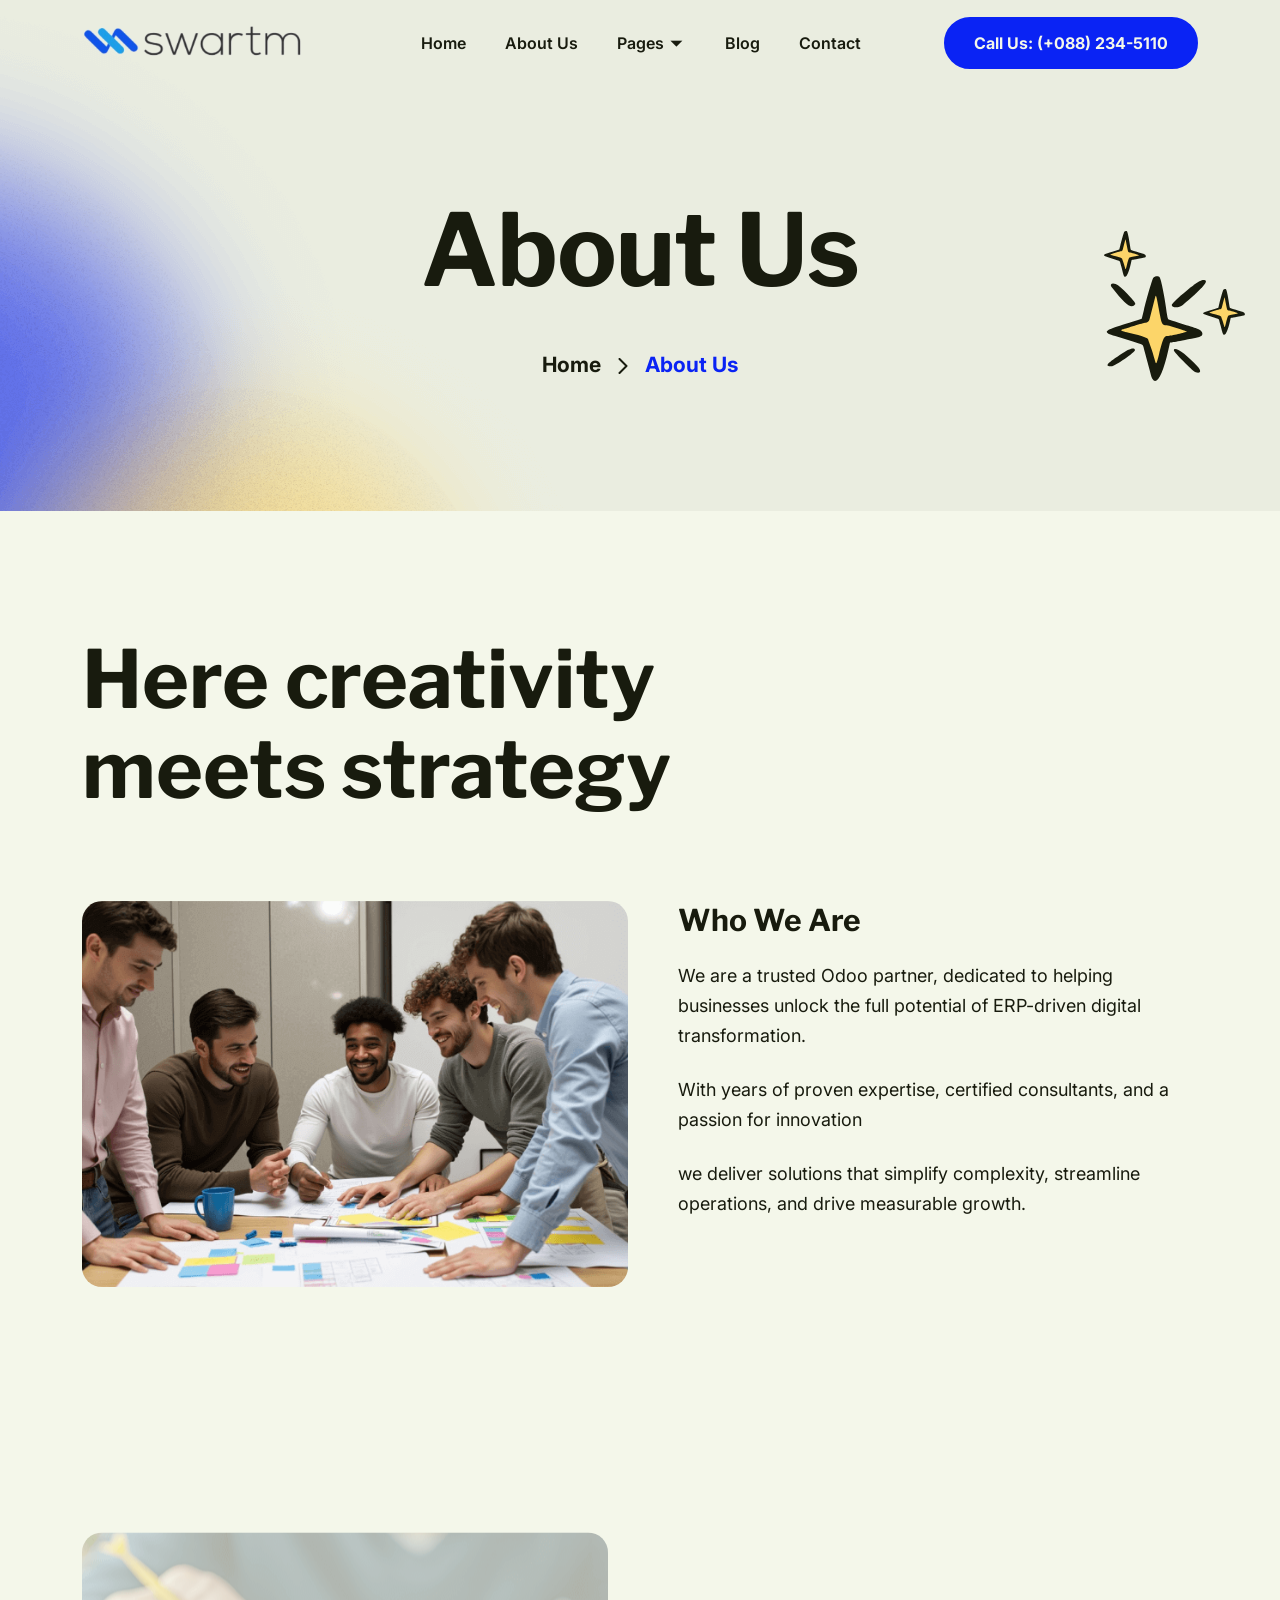
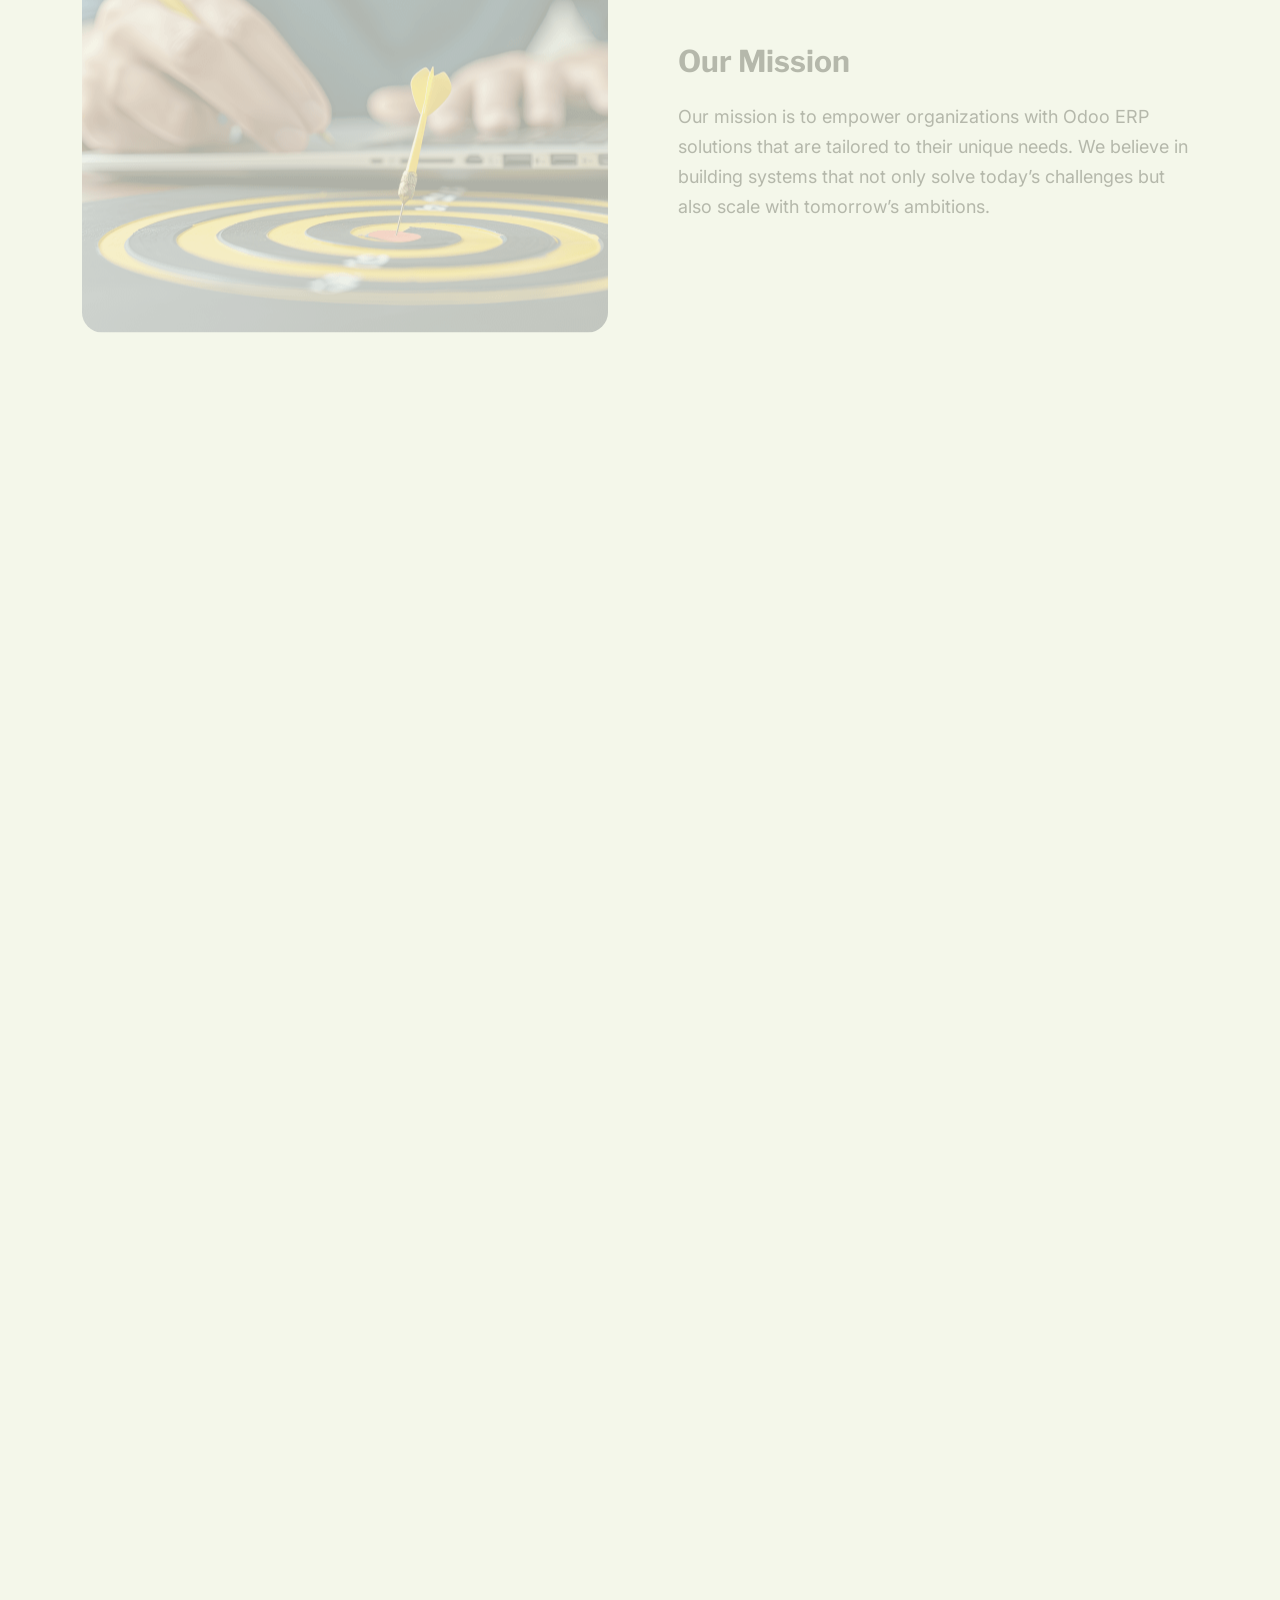
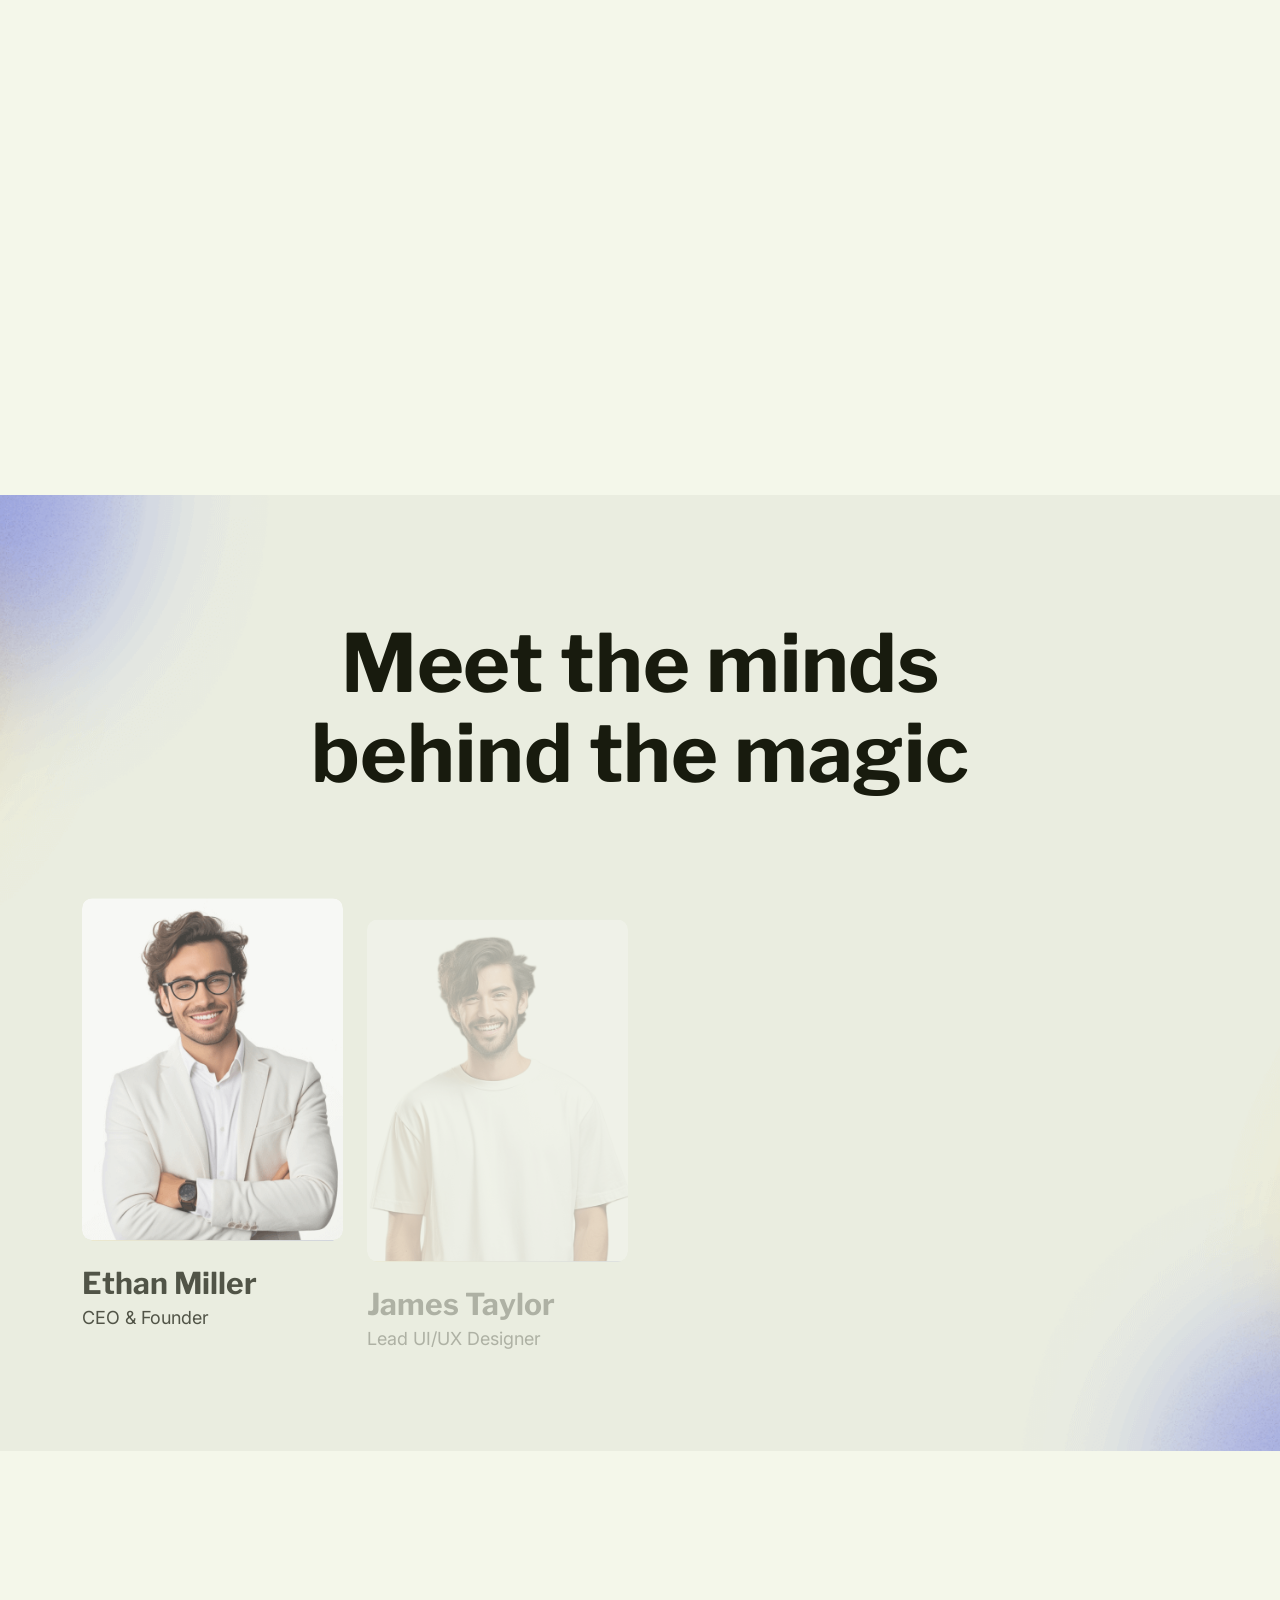
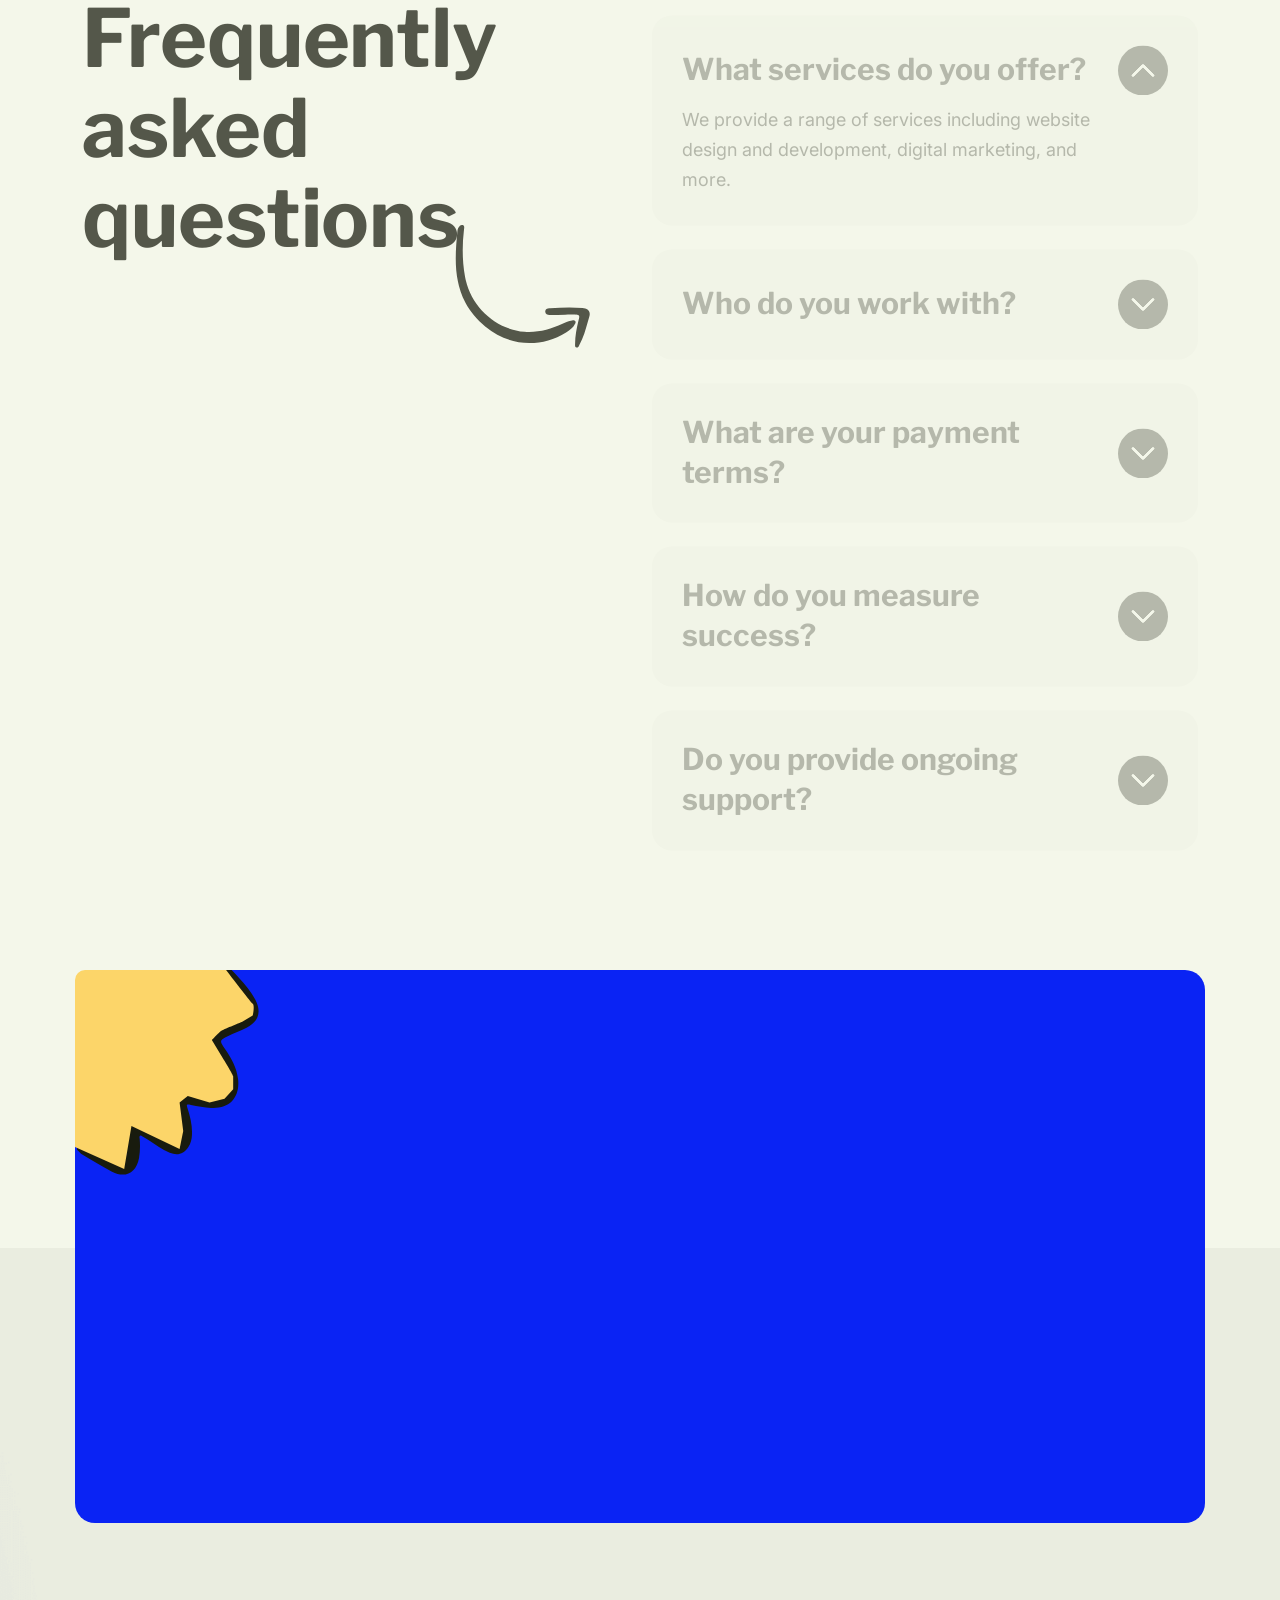
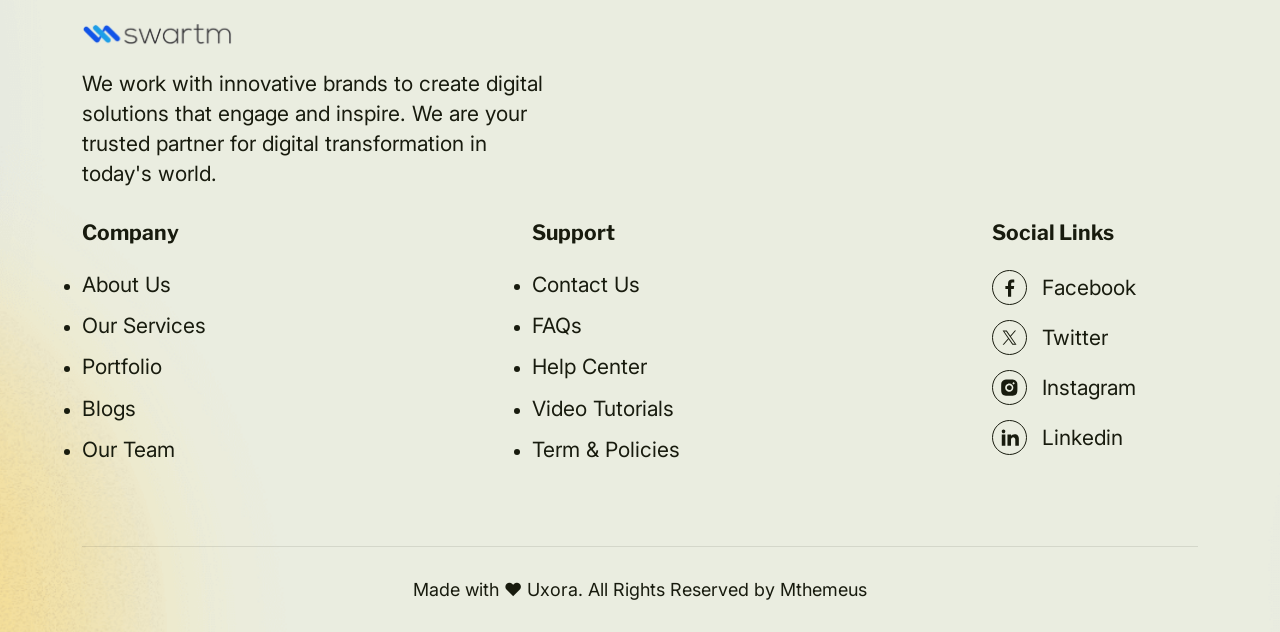
<file: about-us.html>
<!DOCTYPE html>
<html lang="en">

<head>
  <meta charset="UTF-8">
  <meta http-equiv="X-UA-Compatible" content="IE=edge">
  <meta name="viewport" content="width=device-width, initial-scale=1.0">
  <title>Uxora - IT Solution & Technology Temaptle</title>

  <link rel="shortcut icon" href="assets/images/favicon.ico" type="image/x-icon">
  <link rel="icon" href="assets/images/favicon.ico" type="image/x-icon">
  <!--- End favicon-->

  <link href="https://fonts.googleapis.com/css2?family=Libre+Franklin:ital,wght@0,100..900;1,100..900&display=swap"
    rel="stylesheet">
  <link
    href="https://fonts.googleapis.com/css2?family=Inter:ital,opsz,wght@0,14..32,100..900;1,14..32,100..900&display=swap"
    rel="stylesheet">

  <!-- End google font  -->

  <link rel="stylesheet" href="assets/css/bootstrap.min.css">
  <link rel="stylesheet" href="assets/css/slick.css">
  <link rel="stylesheet" href="assets/css/remixicon.css">

  <!-- Code Editor  -->

  <link rel="stylesheet" href="assets/css/main.css">
  <link rel="stylesheet" href="assets/css/app.min.css">
</head>

<body>

  <div class="preloader">
    <div class="preloader-inner">
      <span></span>
      <span></span>
      <span></span>
      <span></span>
    </div>
  </div>
  <!-- End preloader -->


  <div class="progress-bar-container">
    <div class="progress-bar"></div>
  </div>

  <!-- progress circle -->
  <div class="paginacontainer">
    <div class="progress-wrap">
      <svg class="progress-circle svg-content" width="100%" height="100%" viewBox="-1 -1 102 102">
        <path d="M50,1 a49,49 0 0,1 0,98 a49,49 0 0,1 0,-98" />
      </svg>
      <div class="top-arrow">
        <svg width="12" height="20" viewBox="0 0 9 16" fill="none" xmlns="http://www.w3.org/2000/svg">
          <path d="M0.999999 1L8 8L1 15" stroke="#142D6F" stroke-width="2" stroke-linecap="round"
            stroke-linejoin="round" />
        </svg>
      </div>
    </div>
  </div>
  <!-- End All Js -->



  <!-- Mobile Menu -->
  <div class="uxora-menu-wrapper">
    <div class="uxora-menu-area text-center">
      <div class="uxora-menu-mobile-top">
        <div class="mobile-logo">
          <a href="index.html">
            <img src="assets/images/logo/logo-dark.svg" alt="logo">
          </a>
        </div>
        <button class="uxora-menu-toggle mobile">
          <i class="ri-close-line"></i>
        </button>
      </div>
      <div class="uxora-mobile-menu">
        <ul>
          <li><a href="index.html">Home</a></li>
          <li><a href="about-us.html">About Us</a></li>
          <li class="menu-item-has-children">
            <a href="#">Pages</a>
            <ul class="sub-menu">
              <li><a href="service.html">Service</a></li>
              <li><a href="portfolio.html">Portfolio</a></li>
              <li><a href="team.html">Team</a></li>
              <li><a href="faq.html">Faq</a></li>
              <li><a href="pricing.html">Pricing</a></li>
            </ul>
          </li>
          <li><a href="blog.html">Blog</a></li>
          <li><a href="contact-us.html">Contact</a></li>
        </ul>
      </div>
      <div class="uxora-mobile-menu-btn">
        <a class="uxora-default-btn sm-size" href="contact-us.html">Get in Touch</a>
        <a class="uxora-default-btn sm-size" href="contact-us.html">Contact Us</a>
      </div>
    </div>
  </div>
  <!-- End mobile menu -->




  <header class="site-header uxora-header-section" id="sticky-menu">
    <div class="container">
      <div class="row gx-3 align-items-center justify-content-between">
        <div class="col-8 col-sm-auto ">
          <div class="header-logo">
            <a href="index.html">
              <img src="assets/images/logo/swartm.png" width='220' alt="logo">
            </a>
          </div>
        </div>
        <div class="col">
          <div class="uxora-main-menu-item">
            <nav class="main-menu menu-style1 d-none d-lg-block menu-left">
              <ul>
                <li><a href="index.html">Home</a></li>
                <li><a href="about-us.html">About Us</a></li>
                <li class="menu-item-has-children">
                  <a href="#">Pages</a>
                  <ul class="sub-menu">
                    <li><a href="service.html">Service</a></li>
                    <li><a href="portfolio.html">Portfolio</a></li>
                    <li><a href="team.html">Team</a></li>
                    <li><a href="faq.html">Faq</a></li>
                    <li><a href="pricing.html">Pricing</a></li>
                  </ul>
                </li>
                <li><a href="blog.html">Blog</a></li>
                <li><a href="contact-us.html">Contact</a></li>
              </ul>
            </nav>
          </div>
        </div>
        <div class="col-auto d-flex align-items-center">
          <a class="uxora-default-btn uxora-header-btn" href="tel:+088">Call Us: (+088) 234-5110</a>
          <div class="uxora-header-menu">
            <nav class="navbar site-navbar justify-content-between">
              <!-- Brand Logo-->
              <!-- mobile menu trigger -->
              <button class="uxora-menu-toggle d-inline-block d-lg-none">
                <span></span>
              </button>
              <!--/.Mobile Menu Hamburger Ends-->
            </nav>
          </div>
        </div>
      </div>
    </div>

  </header>



  <!-- End mobile menu -->

  <div class="breadcrumb-wrapper" style="background-image: url(assets/images/breadcrumbs/b1.png);">
    <div class="container">

      <div class="breadcrumb-content">
        <h1 class="breadcrumb-title">About Us</h1>
        <div class="breadcrumb-menu-wrapper">
          <div class="breadcrumb-menu-wrap">
            <div class="breadcrumb-menu">
              <ul>
                <li><a href="index.html">Home</a></li>
                <li><img src="assets/images/about/right-arrow.svg" alt="right-arrow"></li>
                <li aria-current="page">About Us</li>
              </ul>
            </div>
          </div>
        </div>
        <div class="uxora-breadcrumbs-shape">
          <img src="assets/images/testimonial/shape1.svg" alt="">
        </div>
      </div>

    </div>
  </div>
  <!-- End breadcrumb -->

  <div class="uxora-section-padding">
    <div class="container"
      data-anime="onview: -100; targets: >*; translateY: [48, 0]; opacity: [0, 1]; easing: spring(1, 80, 10, 0); duration: 450; delay: anime.stagger(100, {start: 200});">
      <div class="uxora-section-title max-680">
        <h2>Here creativity meets strategy</h2>
      </div>
      <div class="row">
        <div class="col-lg-6">
          <div class="uxora-about-thumb">
            <img src="assets/images/about/thumb-2.png" alt="">
          </div>
        </div>
        <div class="col-lg-6">
          <div class="uxora-default-content pl-128">
            <h3>Who We Are</h3>
            <p>We are a trusted Odoo partner, dedicated to helping businesses unlock the full potential of ERP-driven
              digital transformation.</p>
            <p> With years of proven expertise, certified consultants, and a passion for innovation</p>
            <p> we deliver solutions that simplify complexity, streamline operations, and drive measurable growth.</p>
          </div>
        </div>
      </div>
    </div>
  </div>
  <div class="uxora-section-padding pt-0">
    <div class="container"
      data-anime="onview: -100; targets: >*; translateY: [48, 0]; opacity: [0, 1]; easing: spring(1, 80, 10, 0); duration: 450; delay: anime.stagger(100, {start: 400});">
      <div class="uxora-section-title center max-width-700 position-relative">
        <h2></h2>
        <div class="uxora-about-shape2">
          <img src="assets/images/about/shape.svg" alt="">
        </div>
      </div>
      <div class="pb-80">
        <div class="border-r">
          <div class="uxora-about-number">
            <h3>1</h3>
          </div>
        </div>
        <div class="row">
          <div class="border-r2"></div>
          <div class="col-lg-6">
            <div class="uxora-about-thumb">
              <img src="assets/images/about/thumb-4.png" alt="">
            </div>
          </div>
          <div class="col-lg-6 d-flex align-items-center">
            <div class="uxora-default-content pl-128">
              <h3>Our Mission</h3>
              <p>
                Our mission is to empower organizations with Odoo ERP solutions that are tailored to their unique needs.
                We believe in building systems that not only solve today’s challenges but also scale with tomorrow’s
                ambitions.</p>
            </div>
          </div>
        </div>
      </div>
      <div class="pb-80">
        <div class="border-r">
          <div class="uxora-about-number">
            <h3>2</h3>
          </div>
        </div>
        <div class="row">
          <div class="border-r2"></div>
          <div class="col-lg-6 order-lg-2">
            <div class="uxora-about-thumb thumb2">
              <img src="assets/images/about/thumb-7.png" alt="">
            </div>
          </div>
          <div class="col-lg-6 d-flex align-items-center">
            <div class="uxora-default-content pr-128">
              <h3>What We Do</h3>
              <p>We provide a comprehensive portfolio of services across the Odoo ecosystem</p>
              <p><span style="font-weight: bold;">Advisory & Strategy :</span> Business case development, ERP readiness
                assessments, roadmap planning, and license optimization.</p>
              <p><span style="font-weight: bold;">Implementation & Customization :</span> End-to-end ERP deployment,
                module configuration, custom app development, and seamless integrations.</p>
              <p><span style="font-weight: bold;">Consultancy :</span> Expert guidance to align ERP workflows with
                business objectives, ensuring maximum efficiency and ROI.</p>
              <p><span style="font-weight: bold;">Managed Services & Support:</span> Continuous optimization, upgrades,
                and long-term support through Application Management Services (AMS).</p>
            </div>
          </div>
        </div>
      </div>
      <div class="pb-80">
        <div class="border-r">
          <div class="uxora-about-number">
            <h3>3</h3>
          </div>
        </div>
        <div class="row">
          <div class="border-r2"></div>
          <div class="col-lg-6">
            <div class="uxora-about-thumb">
              <img src="assets/images/about/thumb-6.png" alt="">
            </div>
          </div>
          <div class="col-lg-6 d-flex align-items-center">
            <div class="uxora-default-content pl-128">
              <h3>Our Expertise</h3>
              <p><span style="font-weight: bold;">Certified Professionals:</span> Our team includes Odoo-certified
                consultants, developers, and ERP architects.</p>
              <p><span style="font-weight: bold;">Cross-Industry Experience: </span> We have successfully delivered
                solutions across manufacturing, retail, healthcare, logistics, finance, and education.</p>
              <p><span style="font-weight: bold;">Proven Scale: </span> With 100+ successful implementations and over a decade of ERP experience, we bring both depth and breadth to every project.</p>
            </div>
          </div>
        </div>
      </div>
      <div class="pb-80">
        <div class="border-r">
          <div class="uxora-about-number">
            <h3>4</h3>
          </div>
        </div>
        <div class="row">
          <div class="border-r2"></div>
          <div class="col-lg-6 order-lg-2">
            <div class="uxora-about-thumb thumb2">
              <img src="assets/images/about/thumb-8.png" alt="">
            </div>
          </div>
          <div class="col-lg-6 d-flex align-items-center">
            <div class="uxora-default-content pr-128">
              <h3>Our Approach</h3>
              <p>We follow structured, agile methodologies that ensure predictable outcomes and faster time-to-value.</p>
              <p>Our delivery is business outcome-driven, starting with a clear understanding of strategic objectives and aligning every step to measurable business goals.</p>
            </div>
          </div>
        </div>
      </div>
     
    </div>
  </div>
  <!-- end content -->

  <section class="uxora-section-padding pb-24 section" style="background-image: url(assets/images/team/team1.png);">
    <div class="container">
      <div class="uxora-section-title center max-width-750"
        data-anime="onview: -100; targets: >*; translateY: [48, 0]; opacity: [0, 1]; easing: spring(1, 80, 10, 0); duration: 450; delay: anime.stagger(100, {start: 200});">
        <h2>Meet the minds behind the magic</h2>
      </div>
      <div class="row"
        data-anime="onview: -100; targets: >*; translateY: [48, 0]; opacity: [0, 1]; easing: spring(1, 80, 10, 0); duration: 450; delay: anime.stagger(100, {start: 400});">
        <div class="col-xl-3 col-lg-6 col-md-6">
          <div class="uxora-team-wrap">
            <div class="uxora-team-thumb">
              <img src="assets/images/team/team-1.png" alt="">
              <div class="uxora-social-wrap2 uxora-team-social">
                <ul>
                  <li>
                    <a href="https://www.facebook.com">
                      <svg width="10" height="18" viewBox="0 0 9 17" fill="none" xmlns="http://www.w3.org/2000/svg">
                        <path
                          d="M2.61987 16.7464V9.37041H0.137695V6.49583H2.61987V4.37591C2.61987 1.91577 4.12245 0.576172 6.31707 0.576172C7.36832 0.576172 8.27181 0.654439 8.53511 0.689422V3.26042L7.01302 3.26111C5.81946 3.26111 5.58836 3.82827 5.58836 4.66054V6.49583H8.43488L8.06426 9.37041H5.58836V16.7464H2.61987Z"
                          fill="#181B0E" />
                      </svg>
                    </a>
                  </li>
                  <li>
                    <a href="https://www.twitter.com">
                      <svg width="18" height="18" viewBox="0 0 16 16" fill="none" xmlns="http://www.w3.org/2000/svg">
                        <path
                          d="M9.47743 6.98936L14.9996 0.570312H13.691L8.89613 6.14388L5.06647 0.570312H0.649414L6.44061 8.99854L0.649414 15.7299H1.95806L7.02158 9.84402L11.066 15.7299H15.483L9.47711 6.98936H9.47743ZM7.68506 9.0728L7.09829 8.23353L2.42958 1.55544H4.43959L8.20729 6.94488L8.79406 7.78414L13.6916 14.7896H11.6816L7.68506 9.07312V9.0728Z"
                          fill="#181B0E" />
                      </svg>
                    </a>
                  </li>
                  <li>
                    <a href="https://www.instagram.com">
                      <svg width="18" height="18" viewBox="0 0 18 18" fill="none" xmlns="http://www.w3.org/2000/svg">
                        <path
                          d="M9.65632 0.561604C10.2832 0.559198 10.91 0.565498 11.5367 0.580502L11.7034 0.586515C11.8958 0.593387 12.0856 0.601977 12.315 0.612286C13.229 0.655236 13.8526 0.799551 14.3998 1.01173C14.9667 1.22992 15.4444 1.52542 15.922 2.00303C16.3587 2.4322 16.6967 2.95134 16.9124 3.52434C17.1246 4.07154 17.2689 4.69604 17.3119 5.61003C17.3222 5.83853 17.3308 6.02923 17.3376 6.22165L17.3428 6.3883C17.358 7.01468 17.3646 7.64125 17.3625 8.26782L17.3634 8.90865V10.034C17.3655 10.6608 17.3589 11.2877 17.3436 11.9143L17.3385 12.081C17.3316 12.2734 17.323 12.4632 17.3127 12.6926C17.2698 13.6066 17.1237 14.2302 16.9124 14.7774C16.6974 15.351 16.3593 15.8706 15.922 16.2996C15.4924 16.7363 14.973 17.0742 14.3998 17.29C13.8526 17.5022 13.229 17.6465 12.315 17.6895C12.0856 17.6998 11.8958 17.7084 11.7034 17.7153L11.5367 17.7204C10.91 17.7357 10.2832 17.7423 9.65632 17.7402L9.0155 17.741H7.89105C7.26419 17.7431 6.63734 17.7366 6.01067 17.7213L5.84402 17.7161C5.6401 17.7087 5.43622 17.7001 5.2324 17.6903C4.31841 17.6474 3.69476 17.5014 3.14671 17.29C2.57348 17.0747 2.05425 16.7367 1.6254 16.2996C1.1882 15.8703 0.8499 15.3509 0.634095 14.7774C0.421919 14.2302 0.277604 13.6066 0.234654 12.6926C0.225087 12.4888 0.216497 12.2849 0.208883 12.081L0.204588 11.9143C0.188751 11.2877 0.181592 10.6608 0.183113 10.034V8.26782C0.180715 7.64126 0.187015 7.01469 0.202011 6.3883L0.208024 6.22165C0.214896 6.02923 0.223487 5.83853 0.233795 5.61003C0.276745 4.69518 0.42106 4.0724 0.633236 3.52434C0.849169 2.95106 1.18813 2.43206 1.62626 2.00389C2.05481 1.56644 2.57372 1.22783 3.14671 1.01173C3.69476 0.799551 4.31755 0.655236 5.2324 0.612286L5.84402 0.586515L6.01067 0.58222C6.63704 0.566391 7.26361 0.559232 7.89019 0.560745L9.65632 0.561604ZM8.77326 4.85668C8.20416 4.84863 7.63915 4.95376 7.11104 5.16598C6.58294 5.37819 6.10228 5.69325 5.69699 6.09284C5.29171 6.49244 4.96988 6.96859 4.75022 7.49365C4.53056 8.0187 4.41744 8.58217 4.41744 9.15132C4.41744 9.72047 4.53056 10.2839 4.75022 10.809C4.96988 11.334 5.29171 11.8102 5.69699 12.2098C6.10228 12.6094 6.58294 12.9244 7.11104 13.1367C7.63915 13.3489 8.20416 13.454 8.77326 13.446C9.91238 13.446 11.0048 12.9934 11.8103 12.188C12.6158 11.3825 13.0683 10.29 13.0683 9.15089C13.0683 8.01176 12.6158 6.9193 11.8103 6.11381C11.0048 5.30833 9.91238 4.85668 8.77326 4.85668ZM8.77326 6.5747C9.11558 6.5684 9.45573 6.63037 9.77383 6.75699C10.0919 6.88362 10.3816 7.07237 10.626 7.31221C10.8703 7.55205 11.0644 7.83817 11.1969 8.15387C11.3294 8.46956 11.3977 8.8085 11.3978 9.15088C11.3978 9.49326 11.3297 9.83222 11.1972 10.148C11.0648 10.4637 10.8708 10.7499 10.6266 10.9898C10.3823 11.2297 10.0927 11.4186 9.77463 11.5453C9.45657 11.672 9.11644 11.7341 8.77411 11.7279C8.09064 11.7279 7.43516 11.4564 6.95187 10.9731C6.46858 10.4898 6.19707 9.83436 6.19707 9.15089C6.19707 8.46741 6.46858 7.81193 6.95187 7.32864C7.43516 6.84535 8.09064 6.57384 8.77411 6.57384L8.77326 6.5747ZM13.2831 3.56815C13.006 3.57925 12.7439 3.69714 12.5517 3.89713C12.3596 4.09713 12.2523 4.36372 12.2523 4.64106C12.2523 4.91841 12.3596 5.185 12.5517 5.38499C12.7439 5.58499 13.006 5.70288 13.2831 5.71397C13.5679 5.71397 13.841 5.60084 14.0423 5.39947C14.2437 5.1981 14.3568 4.92498 14.3568 4.6402C14.3568 4.35542 14.2437 4.08231 14.0423 3.88094C13.841 3.67956 13.5679 3.56644 13.2831 3.56644V3.56815Z"
                          fill="#181B0E" />
                      </svg>
                    </a>
                  </li>
                  <li>
                    <a href="https://www.linkedin.com/">
                      <svg width="18" height="18" viewBox="0 0 18 17" fill="none" xmlns="http://www.w3.org/2000/svg">
                        <path
                          d="M4.31682 2.35804C4.31658 2.83452 4.12707 3.2914 3.78997 3.62816C3.45288 3.96492 2.99581 4.15397 2.51933 4.15373C2.04284 4.15349 1.58597 3.96398 1.24921 3.62689C0.912449 3.28979 0.723395 2.83273 0.723633 2.35624C0.723871 1.87976 0.913383 1.42288 1.25048 1.08612C1.58757 0.749364 2.04464 0.560309 2.52112 0.560547C2.99761 0.560785 3.45448 0.750297 3.79124 1.08739C4.128 1.42449 4.31706 1.88155 4.31682 2.35804ZM4.37072 5.48411H0.777531V16.7308H4.37072V5.48411ZM10.0479 5.48411H6.47273V16.7308H10.012V10.829C10.012 7.54121 14.2969 7.23579 14.2969 10.829V16.7308H17.8452V9.60729C17.8452 4.0648 11.5032 4.27141 10.012 6.99325L10.0479 5.48411Z"
                          fill="#181B0E" />
                      </svg>
                    </a>
                  </li>
                </ul>
              </div>
            </div>
            <div class="uxora-team-content">
              <h3>Ethan Miller</h3>
              <p>CEO & Founder</p>
            </div>
          </div>
        </div>
        <div class="col-xl-3 col-lg-6 col-md-6">
          <div class="uxora-team-wrap">
            <div class="uxora-team-thumb">
              <img src="assets/images/team/team-2.png" alt="">
              <div class="uxora-social-wrap2 uxora-team-social">
                <ul>
                  <li>
                    <a href="https://www.facebook.com">
                      <svg width="10" height="18" viewBox="0 0 9 17" fill="none" xmlns="http://www.w3.org/2000/svg">
                        <path
                          d="M2.61987 16.7464V9.37041H0.137695V6.49583H2.61987V4.37591C2.61987 1.91577 4.12245 0.576172 6.31707 0.576172C7.36832 0.576172 8.27181 0.654439 8.53511 0.689422V3.26042L7.01302 3.26111C5.81946 3.26111 5.58836 3.82827 5.58836 4.66054V6.49583H8.43488L8.06426 9.37041H5.58836V16.7464H2.61987Z"
                          fill="#181B0E" />
                      </svg>
                    </a>
                  </li>
                  <li>
                    <a href="https://www.twitter.com">
                      <svg width="18" height="18" viewBox="0 0 16 16" fill="none" xmlns="http://www.w3.org/2000/svg">
                        <path
                          d="M9.47743 6.98936L14.9996 0.570312H13.691L8.89613 6.14388L5.06647 0.570312H0.649414L6.44061 8.99854L0.649414 15.7299H1.95806L7.02158 9.84402L11.066 15.7299H15.483L9.47711 6.98936H9.47743ZM7.68506 9.0728L7.09829 8.23353L2.42958 1.55544H4.43959L8.20729 6.94488L8.79406 7.78414L13.6916 14.7896H11.6816L7.68506 9.07312V9.0728Z"
                          fill="#181B0E" />
                      </svg>
                    </a>
                  </li>
                  <li>
                    <a href="https://www.instagram.com">
                      <svg width="18" height="18" viewBox="0 0 18 18" fill="none" xmlns="http://www.w3.org/2000/svg">
                        <path
                          d="M9.65632 0.561604C10.2832 0.559198 10.91 0.565498 11.5367 0.580502L11.7034 0.586515C11.8958 0.593387 12.0856 0.601977 12.315 0.612286C13.229 0.655236 13.8526 0.799551 14.3998 1.01173C14.9667 1.22992 15.4444 1.52542 15.922 2.00303C16.3587 2.4322 16.6967 2.95134 16.9124 3.52434C17.1246 4.07154 17.2689 4.69604 17.3119 5.61003C17.3222 5.83853 17.3308 6.02923 17.3376 6.22165L17.3428 6.3883C17.358 7.01468 17.3646 7.64125 17.3625 8.26782L17.3634 8.90865V10.034C17.3655 10.6608 17.3589 11.2877 17.3436 11.9143L17.3385 12.081C17.3316 12.2734 17.323 12.4632 17.3127 12.6926C17.2698 13.6066 17.1237 14.2302 16.9124 14.7774C16.6974 15.351 16.3593 15.8706 15.922 16.2996C15.4924 16.7363 14.973 17.0742 14.3998 17.29C13.8526 17.5022 13.229 17.6465 12.315 17.6895C12.0856 17.6998 11.8958 17.7084 11.7034 17.7153L11.5367 17.7204C10.91 17.7357 10.2832 17.7423 9.65632 17.7402L9.0155 17.741H7.89105C7.26419 17.7431 6.63734 17.7366 6.01067 17.7213L5.84402 17.7161C5.6401 17.7087 5.43622 17.7001 5.2324 17.6903C4.31841 17.6474 3.69476 17.5014 3.14671 17.29C2.57348 17.0747 2.05425 16.7367 1.6254 16.2996C1.1882 15.8703 0.8499 15.3509 0.634095 14.7774C0.421919 14.2302 0.277604 13.6066 0.234654 12.6926C0.225087 12.4888 0.216497 12.2849 0.208883 12.081L0.204588 11.9143C0.188751 11.2877 0.181592 10.6608 0.183113 10.034V8.26782C0.180715 7.64126 0.187015 7.01469 0.202011 6.3883L0.208024 6.22165C0.214896 6.02923 0.223487 5.83853 0.233795 5.61003C0.276745 4.69518 0.42106 4.0724 0.633236 3.52434C0.849169 2.95106 1.18813 2.43206 1.62626 2.00389C2.05481 1.56644 2.57372 1.22783 3.14671 1.01173C3.69476 0.799551 4.31755 0.655236 5.2324 0.612286L5.84402 0.586515L6.01067 0.58222C6.63704 0.566391 7.26361 0.559232 7.89019 0.560745L9.65632 0.561604ZM8.77326 4.85668C8.20416 4.84863 7.63915 4.95376 7.11104 5.16598C6.58294 5.37819 6.10228 5.69325 5.69699 6.09284C5.29171 6.49244 4.96988 6.96859 4.75022 7.49365C4.53056 8.0187 4.41744 8.58217 4.41744 9.15132C4.41744 9.72047 4.53056 10.2839 4.75022 10.809C4.96988 11.334 5.29171 11.8102 5.69699 12.2098C6.10228 12.6094 6.58294 12.9244 7.11104 13.1367C7.63915 13.3489 8.20416 13.454 8.77326 13.446C9.91238 13.446 11.0048 12.9934 11.8103 12.188C12.6158 11.3825 13.0683 10.29 13.0683 9.15089C13.0683 8.01176 12.6158 6.9193 11.8103 6.11381C11.0048 5.30833 9.91238 4.85668 8.77326 4.85668ZM8.77326 6.5747C9.11558 6.5684 9.45573 6.63037 9.77383 6.75699C10.0919 6.88362 10.3816 7.07237 10.626 7.31221C10.8703 7.55205 11.0644 7.83817 11.1969 8.15387C11.3294 8.46956 11.3977 8.8085 11.3978 9.15088C11.3978 9.49326 11.3297 9.83222 11.1972 10.148C11.0648 10.4637 10.8708 10.7499 10.6266 10.9898C10.3823 11.2297 10.0927 11.4186 9.77463 11.5453C9.45657 11.672 9.11644 11.7341 8.77411 11.7279C8.09064 11.7279 7.43516 11.4564 6.95187 10.9731C6.46858 10.4898 6.19707 9.83436 6.19707 9.15089C6.19707 8.46741 6.46858 7.81193 6.95187 7.32864C7.43516 6.84535 8.09064 6.57384 8.77411 6.57384L8.77326 6.5747ZM13.2831 3.56815C13.006 3.57925 12.7439 3.69714 12.5517 3.89713C12.3596 4.09713 12.2523 4.36372 12.2523 4.64106C12.2523 4.91841 12.3596 5.185 12.5517 5.38499C12.7439 5.58499 13.006 5.70288 13.2831 5.71397C13.5679 5.71397 13.841 5.60084 14.0423 5.39947C14.2437 5.1981 14.3568 4.92498 14.3568 4.6402C14.3568 4.35542 14.2437 4.08231 14.0423 3.88094C13.841 3.67956 13.5679 3.56644 13.2831 3.56644V3.56815Z"
                          fill="#181B0E" />
                      </svg>
                    </a>
                  </li>
                  <li>
                    <a href="https://www.linkedin.com/">
                      <svg width="18" height="18" viewBox="0 0 18 17" fill="none" xmlns="http://www.w3.org/2000/svg">
                        <path
                          d="M4.31682 2.35804C4.31658 2.83452 4.12707 3.2914 3.78997 3.62816C3.45288 3.96492 2.99581 4.15397 2.51933 4.15373C2.04284 4.15349 1.58597 3.96398 1.24921 3.62689C0.912449 3.28979 0.723395 2.83273 0.723633 2.35624C0.723871 1.87976 0.913383 1.42288 1.25048 1.08612C1.58757 0.749364 2.04464 0.560309 2.52112 0.560547C2.99761 0.560785 3.45448 0.750297 3.79124 1.08739C4.128 1.42449 4.31706 1.88155 4.31682 2.35804ZM4.37072 5.48411H0.777531V16.7308H4.37072V5.48411ZM10.0479 5.48411H6.47273V16.7308H10.012V10.829C10.012 7.54121 14.2969 7.23579 14.2969 10.829V16.7308H17.8452V9.60729C17.8452 4.0648 11.5032 4.27141 10.012 6.99325L10.0479 5.48411Z"
                          fill="#181B0E" />
                      </svg>
                    </a>
                  </li>
                </ul>
              </div>
            </div>
            <div class="uxora-team-content">
              <h3>James Taylor</h3>
              <p>Lead UI/UX Designer</p>
            </div>
          </div>
        </div>
        <div class="col-xl-3 col-lg-6 col-md-6">
          <div class="uxora-team-wrap">
            <div class="uxora-team-thumb">
              <img src="assets/images/team/team-3.png" alt="">
              <div class="uxora-social-wrap2 uxora-team-social">
                <ul>
                  <li>
                    <a href="https://www.facebook.com">
                      <svg width="10" height="18" viewBox="0 0 9 17" fill="none" xmlns="http://www.w3.org/2000/svg">
                        <path
                          d="M2.61987 16.7464V9.37041H0.137695V6.49583H2.61987V4.37591C2.61987 1.91577 4.12245 0.576172 6.31707 0.576172C7.36832 0.576172 8.27181 0.654439 8.53511 0.689422V3.26042L7.01302 3.26111C5.81946 3.26111 5.58836 3.82827 5.58836 4.66054V6.49583H8.43488L8.06426 9.37041H5.58836V16.7464H2.61987Z"
                          fill="#181B0E" />
                      </svg>
                    </a>
                  </li>
                  <li>
                    <a href="https://www.twitter.com">
                      <svg width="18" height="18" viewBox="0 0 16 16" fill="none" xmlns="http://www.w3.org/2000/svg">
                        <path
                          d="M9.47743 6.98936L14.9996 0.570312H13.691L8.89613 6.14388L5.06647 0.570312H0.649414L6.44061 8.99854L0.649414 15.7299H1.95806L7.02158 9.84402L11.066 15.7299H15.483L9.47711 6.98936H9.47743ZM7.68506 9.0728L7.09829 8.23353L2.42958 1.55544H4.43959L8.20729 6.94488L8.79406 7.78414L13.6916 14.7896H11.6816L7.68506 9.07312V9.0728Z"
                          fill="#181B0E" />
                      </svg>
                    </a>
                  </li>
                  <li>
                    <a href="https://www.instagram.com">
                      <svg width="18" height="18" viewBox="0 0 18 18" fill="none" xmlns="http://www.w3.org/2000/svg">
                        <path
                          d="M9.65632 0.561604C10.2832 0.559198 10.91 0.565498 11.5367 0.580502L11.7034 0.586515C11.8958 0.593387 12.0856 0.601977 12.315 0.612286C13.229 0.655236 13.8526 0.799551 14.3998 1.01173C14.9667 1.22992 15.4444 1.52542 15.922 2.00303C16.3587 2.4322 16.6967 2.95134 16.9124 3.52434C17.1246 4.07154 17.2689 4.69604 17.3119 5.61003C17.3222 5.83853 17.3308 6.02923 17.3376 6.22165L17.3428 6.3883C17.358 7.01468 17.3646 7.64125 17.3625 8.26782L17.3634 8.90865V10.034C17.3655 10.6608 17.3589 11.2877 17.3436 11.9143L17.3385 12.081C17.3316 12.2734 17.323 12.4632 17.3127 12.6926C17.2698 13.6066 17.1237 14.2302 16.9124 14.7774C16.6974 15.351 16.3593 15.8706 15.922 16.2996C15.4924 16.7363 14.973 17.0742 14.3998 17.29C13.8526 17.5022 13.229 17.6465 12.315 17.6895C12.0856 17.6998 11.8958 17.7084 11.7034 17.7153L11.5367 17.7204C10.91 17.7357 10.2832 17.7423 9.65632 17.7402L9.0155 17.741H7.89105C7.26419 17.7431 6.63734 17.7366 6.01067 17.7213L5.84402 17.7161C5.6401 17.7087 5.43622 17.7001 5.2324 17.6903C4.31841 17.6474 3.69476 17.5014 3.14671 17.29C2.57348 17.0747 2.05425 16.7367 1.6254 16.2996C1.1882 15.8703 0.8499 15.3509 0.634095 14.7774C0.421919 14.2302 0.277604 13.6066 0.234654 12.6926C0.225087 12.4888 0.216497 12.2849 0.208883 12.081L0.204588 11.9143C0.188751 11.2877 0.181592 10.6608 0.183113 10.034V8.26782C0.180715 7.64126 0.187015 7.01469 0.202011 6.3883L0.208024 6.22165C0.214896 6.02923 0.223487 5.83853 0.233795 5.61003C0.276745 4.69518 0.42106 4.0724 0.633236 3.52434C0.849169 2.95106 1.18813 2.43206 1.62626 2.00389C2.05481 1.56644 2.57372 1.22783 3.14671 1.01173C3.69476 0.799551 4.31755 0.655236 5.2324 0.612286L5.84402 0.586515L6.01067 0.58222C6.63704 0.566391 7.26361 0.559232 7.89019 0.560745L9.65632 0.561604ZM8.77326 4.85668C8.20416 4.84863 7.63915 4.95376 7.11104 5.16598C6.58294 5.37819 6.10228 5.69325 5.69699 6.09284C5.29171 6.49244 4.96988 6.96859 4.75022 7.49365C4.53056 8.0187 4.41744 8.58217 4.41744 9.15132C4.41744 9.72047 4.53056 10.2839 4.75022 10.809C4.96988 11.334 5.29171 11.8102 5.69699 12.2098C6.10228 12.6094 6.58294 12.9244 7.11104 13.1367C7.63915 13.3489 8.20416 13.454 8.77326 13.446C9.91238 13.446 11.0048 12.9934 11.8103 12.188C12.6158 11.3825 13.0683 10.29 13.0683 9.15089C13.0683 8.01176 12.6158 6.9193 11.8103 6.11381C11.0048 5.30833 9.91238 4.85668 8.77326 4.85668ZM8.77326 6.5747C9.11558 6.5684 9.45573 6.63037 9.77383 6.75699C10.0919 6.88362 10.3816 7.07237 10.626 7.31221C10.8703 7.55205 11.0644 7.83817 11.1969 8.15387C11.3294 8.46956 11.3977 8.8085 11.3978 9.15088C11.3978 9.49326 11.3297 9.83222 11.1972 10.148C11.0648 10.4637 10.8708 10.7499 10.6266 10.9898C10.3823 11.2297 10.0927 11.4186 9.77463 11.5453C9.45657 11.672 9.11644 11.7341 8.77411 11.7279C8.09064 11.7279 7.43516 11.4564 6.95187 10.9731C6.46858 10.4898 6.19707 9.83436 6.19707 9.15089C6.19707 8.46741 6.46858 7.81193 6.95187 7.32864C7.43516 6.84535 8.09064 6.57384 8.77411 6.57384L8.77326 6.5747ZM13.2831 3.56815C13.006 3.57925 12.7439 3.69714 12.5517 3.89713C12.3596 4.09713 12.2523 4.36372 12.2523 4.64106C12.2523 4.91841 12.3596 5.185 12.5517 5.38499C12.7439 5.58499 13.006 5.70288 13.2831 5.71397C13.5679 5.71397 13.841 5.60084 14.0423 5.39947C14.2437 5.1981 14.3568 4.92498 14.3568 4.6402C14.3568 4.35542 14.2437 4.08231 14.0423 3.88094C13.841 3.67956 13.5679 3.56644 13.2831 3.56644V3.56815Z"
                          fill="#181B0E" />
                      </svg>
                    </a>
                  </li>
                  <li>
                    <a href="https://www.linkedin.com/">
                      <svg width="18" height="18" viewBox="0 0 18 17" fill="none" xmlns="http://www.w3.org/2000/svg">
                        <path
                          d="M4.31682 2.35804C4.31658 2.83452 4.12707 3.2914 3.78997 3.62816C3.45288 3.96492 2.99581 4.15397 2.51933 4.15373C2.04284 4.15349 1.58597 3.96398 1.24921 3.62689C0.912449 3.28979 0.723395 2.83273 0.723633 2.35624C0.723871 1.87976 0.913383 1.42288 1.25048 1.08612C1.58757 0.749364 2.04464 0.560309 2.52112 0.560547C2.99761 0.560785 3.45448 0.750297 3.79124 1.08739C4.128 1.42449 4.31706 1.88155 4.31682 2.35804ZM4.37072 5.48411H0.777531V16.7308H4.37072V5.48411ZM10.0479 5.48411H6.47273V16.7308H10.012V10.829C10.012 7.54121 14.2969 7.23579 14.2969 10.829V16.7308H17.8452V9.60729C17.8452 4.0648 11.5032 4.27141 10.012 6.99325L10.0479 5.48411Z"
                          fill="#181B0E" />
                      </svg>
                    </a>
                  </li>
                </ul>
              </div>
            </div>
            <div class="uxora-team-content">
              <h3>Noah Davis</h3>
              <p>Social Media Manager</p>
            </div>
          </div>
        </div>
        <div class="col-xl-3 col-lg-6 col-md-6">
          <div class="uxora-team-wrap">
            <div class="uxora-team-thumb">
              <img src="assets/images/team/team-4.png" alt="">
              <div class="uxora-social-wrap2 uxora-team-social">
                <ul>
                  <li>
                    <a href="https://www.facebook.com">
                      <svg width="10" height="18" viewBox="0 0 9 17" fill="none" xmlns="http://www.w3.org/2000/svg">
                        <path
                          d="M2.61987 16.7464V9.37041H0.137695V6.49583H2.61987V4.37591C2.61987 1.91577 4.12245 0.576172 6.31707 0.576172C7.36832 0.576172 8.27181 0.654439 8.53511 0.689422V3.26042L7.01302 3.26111C5.81946 3.26111 5.58836 3.82827 5.58836 4.66054V6.49583H8.43488L8.06426 9.37041H5.58836V16.7464H2.61987Z"
                          fill="#181B0E" />
                      </svg>
                    </a>
                  </li>
                  <li>
                    <a href="https://www.twitter.com">
                      <svg width="18" height="18" viewBox="0 0 16 16" fill="none" xmlns="http://www.w3.org/2000/svg">
                        <path
                          d="M9.47743 6.98936L14.9996 0.570312H13.691L8.89613 6.14388L5.06647 0.570312H0.649414L6.44061 8.99854L0.649414 15.7299H1.95806L7.02158 9.84402L11.066 15.7299H15.483L9.47711 6.98936H9.47743ZM7.68506 9.0728L7.09829 8.23353L2.42958 1.55544H4.43959L8.20729 6.94488L8.79406 7.78414L13.6916 14.7896H11.6816L7.68506 9.07312V9.0728Z"
                          fill="#181B0E" />
                      </svg>
                    </a>
                  </li>
                  <li>
                    <a href="https://www.instagram.com">
                      <svg width="18" height="18" viewBox="0 0 18 18" fill="none" xmlns="http://www.w3.org/2000/svg">
                        <path
                          d="M9.65632 0.561604C10.2832 0.559198 10.91 0.565498 11.5367 0.580502L11.7034 0.586515C11.8958 0.593387 12.0856 0.601977 12.315 0.612286C13.229 0.655236 13.8526 0.799551 14.3998 1.01173C14.9667 1.22992 15.4444 1.52542 15.922 2.00303C16.3587 2.4322 16.6967 2.95134 16.9124 3.52434C17.1246 4.07154 17.2689 4.69604 17.3119 5.61003C17.3222 5.83853 17.3308 6.02923 17.3376 6.22165L17.3428 6.3883C17.358 7.01468 17.3646 7.64125 17.3625 8.26782L17.3634 8.90865V10.034C17.3655 10.6608 17.3589 11.2877 17.3436 11.9143L17.3385 12.081C17.3316 12.2734 17.323 12.4632 17.3127 12.6926C17.2698 13.6066 17.1237 14.2302 16.9124 14.7774C16.6974 15.351 16.3593 15.8706 15.922 16.2996C15.4924 16.7363 14.973 17.0742 14.3998 17.29C13.8526 17.5022 13.229 17.6465 12.315 17.6895C12.0856 17.6998 11.8958 17.7084 11.7034 17.7153L11.5367 17.7204C10.91 17.7357 10.2832 17.7423 9.65632 17.7402L9.0155 17.741H7.89105C7.26419 17.7431 6.63734 17.7366 6.01067 17.7213L5.84402 17.7161C5.6401 17.7087 5.43622 17.7001 5.2324 17.6903C4.31841 17.6474 3.69476 17.5014 3.14671 17.29C2.57348 17.0747 2.05425 16.7367 1.6254 16.2996C1.1882 15.8703 0.8499 15.3509 0.634095 14.7774C0.421919 14.2302 0.277604 13.6066 0.234654 12.6926C0.225087 12.4888 0.216497 12.2849 0.208883 12.081L0.204588 11.9143C0.188751 11.2877 0.181592 10.6608 0.183113 10.034V8.26782C0.180715 7.64126 0.187015 7.01469 0.202011 6.3883L0.208024 6.22165C0.214896 6.02923 0.223487 5.83853 0.233795 5.61003C0.276745 4.69518 0.42106 4.0724 0.633236 3.52434C0.849169 2.95106 1.18813 2.43206 1.62626 2.00389C2.05481 1.56644 2.57372 1.22783 3.14671 1.01173C3.69476 0.799551 4.31755 0.655236 5.2324 0.612286L5.84402 0.586515L6.01067 0.58222C6.63704 0.566391 7.26361 0.559232 7.89019 0.560745L9.65632 0.561604ZM8.77326 4.85668C8.20416 4.84863 7.63915 4.95376 7.11104 5.16598C6.58294 5.37819 6.10228 5.69325 5.69699 6.09284C5.29171 6.49244 4.96988 6.96859 4.75022 7.49365C4.53056 8.0187 4.41744 8.58217 4.41744 9.15132C4.41744 9.72047 4.53056 10.2839 4.75022 10.809C4.96988 11.334 5.29171 11.8102 5.69699 12.2098C6.10228 12.6094 6.58294 12.9244 7.11104 13.1367C7.63915 13.3489 8.20416 13.454 8.77326 13.446C9.91238 13.446 11.0048 12.9934 11.8103 12.188C12.6158 11.3825 13.0683 10.29 13.0683 9.15089C13.0683 8.01176 12.6158 6.9193 11.8103 6.11381C11.0048 5.30833 9.91238 4.85668 8.77326 4.85668ZM8.77326 6.5747C9.11558 6.5684 9.45573 6.63037 9.77383 6.75699C10.0919 6.88362 10.3816 7.07237 10.626 7.31221C10.8703 7.55205 11.0644 7.83817 11.1969 8.15387C11.3294 8.46956 11.3977 8.8085 11.3978 9.15088C11.3978 9.49326 11.3297 9.83222 11.1972 10.148C11.0648 10.4637 10.8708 10.7499 10.6266 10.9898C10.3823 11.2297 10.0927 11.4186 9.77463 11.5453C9.45657 11.672 9.11644 11.7341 8.77411 11.7279C8.09064 11.7279 7.43516 11.4564 6.95187 10.9731C6.46858 10.4898 6.19707 9.83436 6.19707 9.15089C6.19707 8.46741 6.46858 7.81193 6.95187 7.32864C7.43516 6.84535 8.09064 6.57384 8.77411 6.57384L8.77326 6.5747ZM13.2831 3.56815C13.006 3.57925 12.7439 3.69714 12.5517 3.89713C12.3596 4.09713 12.2523 4.36372 12.2523 4.64106C12.2523 4.91841 12.3596 5.185 12.5517 5.38499C12.7439 5.58499 13.006 5.70288 13.2831 5.71397C13.5679 5.71397 13.841 5.60084 14.0423 5.39947C14.2437 5.1981 14.3568 4.92498 14.3568 4.6402C14.3568 4.35542 14.2437 4.08231 14.0423 3.88094C13.841 3.67956 13.5679 3.56644 13.2831 3.56644V3.56815Z"
                          fill="#181B0E" />
                      </svg>
                    </a>
                  </li>
                  <li>
                    <a href="https://www.linkedin.com/">
                      <svg width="18" height="18" viewBox="0 0 18 17" fill="none" xmlns="http://www.w3.org/2000/svg">
                        <path
                          d="M4.31682 2.35804C4.31658 2.83452 4.12707 3.2914 3.78997 3.62816C3.45288 3.96492 2.99581 4.15397 2.51933 4.15373C2.04284 4.15349 1.58597 3.96398 1.24921 3.62689C0.912449 3.28979 0.723395 2.83273 0.723633 2.35624C0.723871 1.87976 0.913383 1.42288 1.25048 1.08612C1.58757 0.749364 2.04464 0.560309 2.52112 0.560547C2.99761 0.560785 3.45448 0.750297 3.79124 1.08739C4.128 1.42449 4.31706 1.88155 4.31682 2.35804ZM4.37072 5.48411H0.777531V16.7308H4.37072V5.48411ZM10.0479 5.48411H6.47273V16.7308H10.012V10.829C10.012 7.54121 14.2969 7.23579 14.2969 10.829V16.7308H17.8452V9.60729C17.8452 4.0648 11.5032 4.27141 10.012 6.99325L10.0479 5.48411Z"
                          fill="#181B0E" />
                      </svg>
                    </a>
                  </li>
                </ul>
              </div>
            </div>
            <div class="uxora-team-content">
              <h3>Lucas Adams</h3>
              <p>Brand Strategist</p>
            </div>
          </div>
        </div>
      </div>
    </div>
  </section>
  <!-- end team -->

  <section class="uxora-section-padding">
    <div class="container">
      <div class="row"
        data-anime="onview: -100; targets: >*; translateY: [48, 0]; opacity: [0, 1]; easing: spring(1, 80, 10, 0); duration: 450; delay: anime.stagger(100, {start: 400});">
        <div class="col-lg-6">
          <div class="uxora-default-content faq-title">
            <h2>Frequently asked questions</h2>
            <div class="faq-shape">
              <img src="assets/images/faq/shape1.svg" alt="">
            </div>
          </div>
        </div>
        <div class="col-lg-6">
          <div class="uxora-faq-wrap1">
            <div class="uxora-faq-item open">
              <div class="uxora-faq-header">
                <h3>What services do you offer?</h3>
                <div class="uxora-active-icon">
                  <img class="plasicon" src="assets/images/faq/bottom.svg" alt="">
                </div>
              </div>
              <div class="uxora-faq-body">
                <p>We provide a range of services including website design and development, digital marketing, and more.
                </p>
              </div>
            </div>
            <div class="uxora-faq-item">
              <div class="uxora-faq-header">
                <h3>Who do you work with?</h3>
                <div class="uxora-active-icon">
                  <img class="plasicon" src="assets/images/faq/bottom.svg" alt="">
                </div>
              </div>
              <div class="uxora-faq-body">
                <p>We work with businesses of all sizes, from startups to established enterprises, across various
                  industries.</p>
              </div>
            </div>
            <div class="uxora-faq-item">
              <div class="uxora-faq-header">
                <h3>What are your payment terms?</h3>
                <div class="uxora-active-icon">
                  <img class="plasicon" src="assets/images/faq/bottom.svg" alt="">
                </div>
              </div>
              <div class="uxora-faq-body">
                <p>Typically, we require a deposit upfront, with the balance paid upon project completion.</p>
              </div>
            </div>
            <div class="uxora-faq-item">
              <div class="uxora-faq-header">
                <h3>How do you measure success?</h3>
                <div class="uxora-active-icon">
                  <img class="plasicon" src="assets/images/faq/bottom.svg" alt="">
                </div>
              </div>
              <div class="uxora-faq-body">
                <p>Success is measured through key performance indicators (KPIs) such as traffic growth, and ROI.</p>
              </div>
            </div>
            <div class="uxora-faq-item">
              <div class="uxora-faq-header">
                <h3>Do you provide ongoing support?</h3>
                <div class="uxora-active-icon">
                  <img class="plasicon" src="assets/images/faq/bottom.svg" alt="">
                </div>
              </div>
              <div class="uxora-faq-body">
                <p>Yes, we offer maintenance packages to ensure your website and digital assets remain updated & secure.
                </p>
              </div>
            </div>
          </div>
        </div>
      </div>
    </div>
  </section>
  <!-- end faq -->

  <!-- cta -->

  <div class="uxora-cta-section">
    <div class="uxora-cta-shape2">
      <img src="assets/images/cta/shape2.svg" alt="">
    </div>
    <div class="uxora-cta-shape1">
      <img src="assets/images/cta/shape3.svg" alt="">
    </div>
    <div class="uxora-cta-title"
      data-anime="onview: -100; targets: >*; translateY: [48, 0]; opacity: [0, 1]; easing: spring(1, 80, 10, 0); duration: 450; delay: anime.stagger(100, {start: 600});">
      <h2>Ready to make your brand legendary?</h2>
      <div class="uxora-cta-btn">
        <a class="uxora-default-btn outline-btn2" href="contact-us.html">Let's Talk</a>
        <a class="uxora-default-btn outline-btn2" href="pricing.html">View Pricing</a>
      </div>
      <div class="uxora-cta-shape3">
        <img src="assets/images/cta/shape1.png" alt="">
      </div>
    </div>
  </div>



  <!-- Footer  -->
  <footer class="uxora-footer-section section" style="background-image: url(assets/images/footer/footer-bg.png);">
    <div class="container">
      <div class="uxora-footer-one">
        <div class="row">
          <div class="col-xxl-4 col-xl-12 col-md-12">
            <div class="uxora-footer-textarea">
              <a href="index.html">
                <img src="assets/images/logo/swartm.png" width=150 alt="">
              </a>
              <p>We work with innovative brands to create digital solutions that engage and inspire. We are your trusted
                partner for digital transformation in today's world.</p>
            </div>
          </div>
          <div class="col-xxl-3 col-xl-4 col-md-4">
            <div class="uxora-footer-menu pl-100">
              <h5>Company</h5>
              <ul>
                <li>
                  <a href="about-us.html">About Us</a>
                </li>
                <li>
                  <a href="service.html">Our Services</a>
                </li>
                <li>
                  <a href="portfolio.html">Portfolio</a>
                </li>
                <li>
                  <a href="blog.html">Blogs</a>
                </li>
                <li>
                  <a href="team.html">Our Team</a>
                </li>
              </ul>
            </div>
          </div>
          <div class="col-xxl-2 col-xl-4 col-md-4">
            <div class="uxora-footer-menu pl-40">
              <h5>Support</h5>
              <ul>
                <li>
                  <a href="contact-us.html">Contact Us</a>
                </li>
                <li>
                  <a href="faq.html">FAQs</a>
                </li>
                <li>
                  <a href="contact-us.html">Help Center</a>
                </li>
                <li>
                  <a href="contact-us.html">Video Tutorials</a>
                </li>
                <li>
                  <a href="contact-us.html">Term & Policies</a>
                </li>
              </ul>
            </div>
          </div>
          <div class="col-xxl-3 col-xl-4 col-md-4">
            <div class="uxora-footer-menu2">
              <h5>Social Links</h5>
              <div class="uxora-social-wrap">
                <ul>
                  <li>
                    <a class="wrap" href="https://www.facebook.com">
                      <svg width="10" height="18" viewBox="0 0 9 17" fill="none" xmlns="http://www.w3.org/2000/svg">
                        <path
                          d="M2.61987 16.7464V9.37041H0.137695V6.49583H2.61987V4.37591C2.61987 1.91577 4.12245 0.576172 6.31707 0.576172C7.36832 0.576172 8.27181 0.654439 8.53511 0.689422V3.26042L7.01302 3.26111C5.81946 3.26111 5.58836 3.82827 5.58836 4.66054V6.49583H8.43488L8.06426 9.37041H5.58836V16.7464H2.61987Z"
                          fill="#181B0E" />
                      </svg>
                    </a>
                    <a class="wrap2" href="https://www.facebook.com">Facebook</a>
                  </li>
                  <li>
                    <a class="wrap" href="https://www.twitter.com">
                      <svg width="15" height="15" viewBox="0 0 16 16" fill="none" xmlns="http://www.w3.org/2000/svg">
                        <path
                          d="M9.47743 6.98936L14.9996 0.570312H13.691L8.89613 6.14388L5.06647 0.570312H0.649414L6.44061 8.99854L0.649414 15.7299H1.95806L7.02158 9.84402L11.066 15.7299H15.483L9.47711 6.98936H9.47743ZM7.68506 9.0728L7.09829 8.23353L2.42958 1.55544H4.43959L8.20729 6.94488L8.79406 7.78414L13.6916 14.7896H11.6816L7.68506 9.07312V9.0728Z"
                          fill="#181B0E" />
                      </svg>
                    </a>
                    <a class="wrap2" href="https://www.twitter.com">Twitter</a>
                  </li>
                  <li>
                    <a class="wrap" href="https://www.instagram.com">
                      <svg width="17" height="17" viewBox="0 0 18 18" fill="none" xmlns="http://www.w3.org/2000/svg">
                        <path
                          d="M9.65632 0.561604C10.2832 0.559198 10.91 0.565498 11.5367 0.580502L11.7034 0.586515C11.8958 0.593387 12.0856 0.601977 12.315 0.612286C13.229 0.655236 13.8526 0.799551 14.3998 1.01173C14.9667 1.22992 15.4444 1.52542 15.922 2.00303C16.3587 2.4322 16.6967 2.95134 16.9124 3.52434C17.1246 4.07154 17.2689 4.69604 17.3119 5.61003C17.3222 5.83853 17.3308 6.02923 17.3376 6.22165L17.3428 6.3883C17.358 7.01468 17.3646 7.64125 17.3625 8.26782L17.3634 8.90865V10.034C17.3655 10.6608 17.3589 11.2877 17.3436 11.9143L17.3385 12.081C17.3316 12.2734 17.323 12.4632 17.3127 12.6926C17.2698 13.6066 17.1237 14.2302 16.9124 14.7774C16.6974 15.351 16.3593 15.8706 15.922 16.2996C15.4924 16.7363 14.973 17.0742 14.3998 17.29C13.8526 17.5022 13.229 17.6465 12.315 17.6895C12.0856 17.6998 11.8958 17.7084 11.7034 17.7153L11.5367 17.7204C10.91 17.7357 10.2832 17.7423 9.65632 17.7402L9.0155 17.741H7.89105C7.26419 17.7431 6.63734 17.7366 6.01067 17.7213L5.84402 17.7161C5.6401 17.7087 5.43622 17.7001 5.2324 17.6903C4.31841 17.6474 3.69476 17.5014 3.14671 17.29C2.57348 17.0747 2.05425 16.7367 1.6254 16.2996C1.1882 15.8703 0.8499 15.3509 0.634095 14.7774C0.421919 14.2302 0.277604 13.6066 0.234654 12.6926C0.225087 12.4888 0.216497 12.2849 0.208883 12.081L0.204588 11.9143C0.188751 11.2877 0.181592 10.6608 0.183113 10.034V8.26782C0.180715 7.64126 0.187015 7.01469 0.202011 6.3883L0.208024 6.22165C0.214896 6.02923 0.223487 5.83853 0.233795 5.61003C0.276745 4.69518 0.42106 4.0724 0.633236 3.52434C0.849169 2.95106 1.18813 2.43206 1.62626 2.00389C2.05481 1.56644 2.57372 1.22783 3.14671 1.01173C3.69476 0.799551 4.31755 0.655236 5.2324 0.612286L5.84402 0.586515L6.01067 0.58222C6.63704 0.566391 7.26361 0.559232 7.89019 0.560745L9.65632 0.561604ZM8.77326 4.85668C8.20416 4.84863 7.63915 4.95376 7.11104 5.16598C6.58294 5.37819 6.10228 5.69325 5.69699 6.09284C5.29171 6.49244 4.96988 6.96859 4.75022 7.49365C4.53056 8.0187 4.41744 8.58217 4.41744 9.15132C4.41744 9.72047 4.53056 10.2839 4.75022 10.809C4.96988 11.334 5.29171 11.8102 5.69699 12.2098C6.10228 12.6094 6.58294 12.9244 7.11104 13.1367C7.63915 13.3489 8.20416 13.454 8.77326 13.446C9.91238 13.446 11.0048 12.9934 11.8103 12.188C12.6158 11.3825 13.0683 10.29 13.0683 9.15089C13.0683 8.01176 12.6158 6.9193 11.8103 6.11381C11.0048 5.30833 9.91238 4.85668 8.77326 4.85668ZM8.77326 6.5747C9.11558 6.5684 9.45573 6.63037 9.77383 6.75699C10.0919 6.88362 10.3816 7.07237 10.626 7.31221C10.8703 7.55205 11.0644 7.83817 11.1969 8.15387C11.3294 8.46956 11.3977 8.8085 11.3978 9.15088C11.3978 9.49326 11.3297 9.83222 11.1972 10.148C11.0648 10.4637 10.8708 10.7499 10.6266 10.9898C10.3823 11.2297 10.0927 11.4186 9.77463 11.5453C9.45657 11.672 9.11644 11.7341 8.77411 11.7279C8.09064 11.7279 7.43516 11.4564 6.95187 10.9731C6.46858 10.4898 6.19707 9.83436 6.19707 9.15089C6.19707 8.46741 6.46858 7.81193 6.95187 7.32864C7.43516 6.84535 8.09064 6.57384 8.77411 6.57384L8.77326 6.5747ZM13.2831 3.56815C13.006 3.57925 12.7439 3.69714 12.5517 3.89713C12.3596 4.09713 12.2523 4.36372 12.2523 4.64106C12.2523 4.91841 12.3596 5.185 12.5517 5.38499C12.7439 5.58499 13.006 5.70288 13.2831 5.71397C13.5679 5.71397 13.841 5.60084 14.0423 5.39947C14.2437 5.1981 14.3568 4.92498 14.3568 4.6402C14.3568 4.35542 14.2437 4.08231 14.0423 3.88094C13.841 3.67956 13.5679 3.56644 13.2831 3.56644V3.56815Z"
                          fill="#181B0E" />
                      </svg>
                    </a>
                    <a class="wrap2" href="https://www.instagram.com">Instagram</a>
                  </li>
                  <li>
                    <a class="wrap" href="https://www.linkedin.com/">
                      <svg width="18" height="17" viewBox="0 0 18 17" fill="none" xmlns="http://www.w3.org/2000/svg">
                        <path
                          d="M4.31682 2.35804C4.31658 2.83452 4.12707 3.2914 3.78997 3.62816C3.45288 3.96492 2.99581 4.15397 2.51933 4.15373C2.04284 4.15349 1.58597 3.96398 1.24921 3.62689C0.912449 3.28979 0.723395 2.83273 0.723633 2.35624C0.723871 1.87976 0.913383 1.42288 1.25048 1.08612C1.58757 0.749364 2.04464 0.560309 2.52112 0.560547C2.99761 0.560785 3.45448 0.750297 3.79124 1.08739C4.128 1.42449 4.31706 1.88155 4.31682 2.35804ZM4.37072 5.48411H0.777531V16.7308H4.37072V5.48411ZM10.0479 5.48411H6.47273V16.7308H10.012V10.829C10.012 7.54121 14.2969 7.23579 14.2969 10.829V16.7308H17.8452V9.60729C17.8452 4.0648 11.5032 4.27141 10.012 6.99325L10.0479 5.48411Z"
                          fill="#181B0E" />
                      </svg>
                    </a>
                    <a class="wrap2" href="https://www.linkedin.com/">Linkedin</a>
                  </li>
                </ul>
              </div>
            </div>
          </div>
        </div>
      </div>
      <div class="uxora-footer-bottom-text">
        <p>Made with ♥︎ Uxora. All Rights Reserved by Mthemeus</p>
      </div>
    </div>
  </footer>






  <!-- scripts -->
  <script src="assets/js/jquery-3.7.1.min.js"></script>
  <script src="assets/js/bootstrap.bundle.min.js"></script>
  <script src="assets/js/menu/menu.js"></script>
  <script src="assets/js/slick.js"></script>
  <script src="assets/js/anime.min.js"></script>
  <script src="assets/js/data-attr-helper.js"></script>
  <script src="assets/js/anime-helper.js"></script>
  <script src="assets/js/faq.js"></script>
  <script src="assets/js/isotope.pkgd.min.js"></script>
  <script src="assets/js/tabs-slider.js"></script>
  <script src="assets/js/app.js"></script>
</body>

</html>
</file>
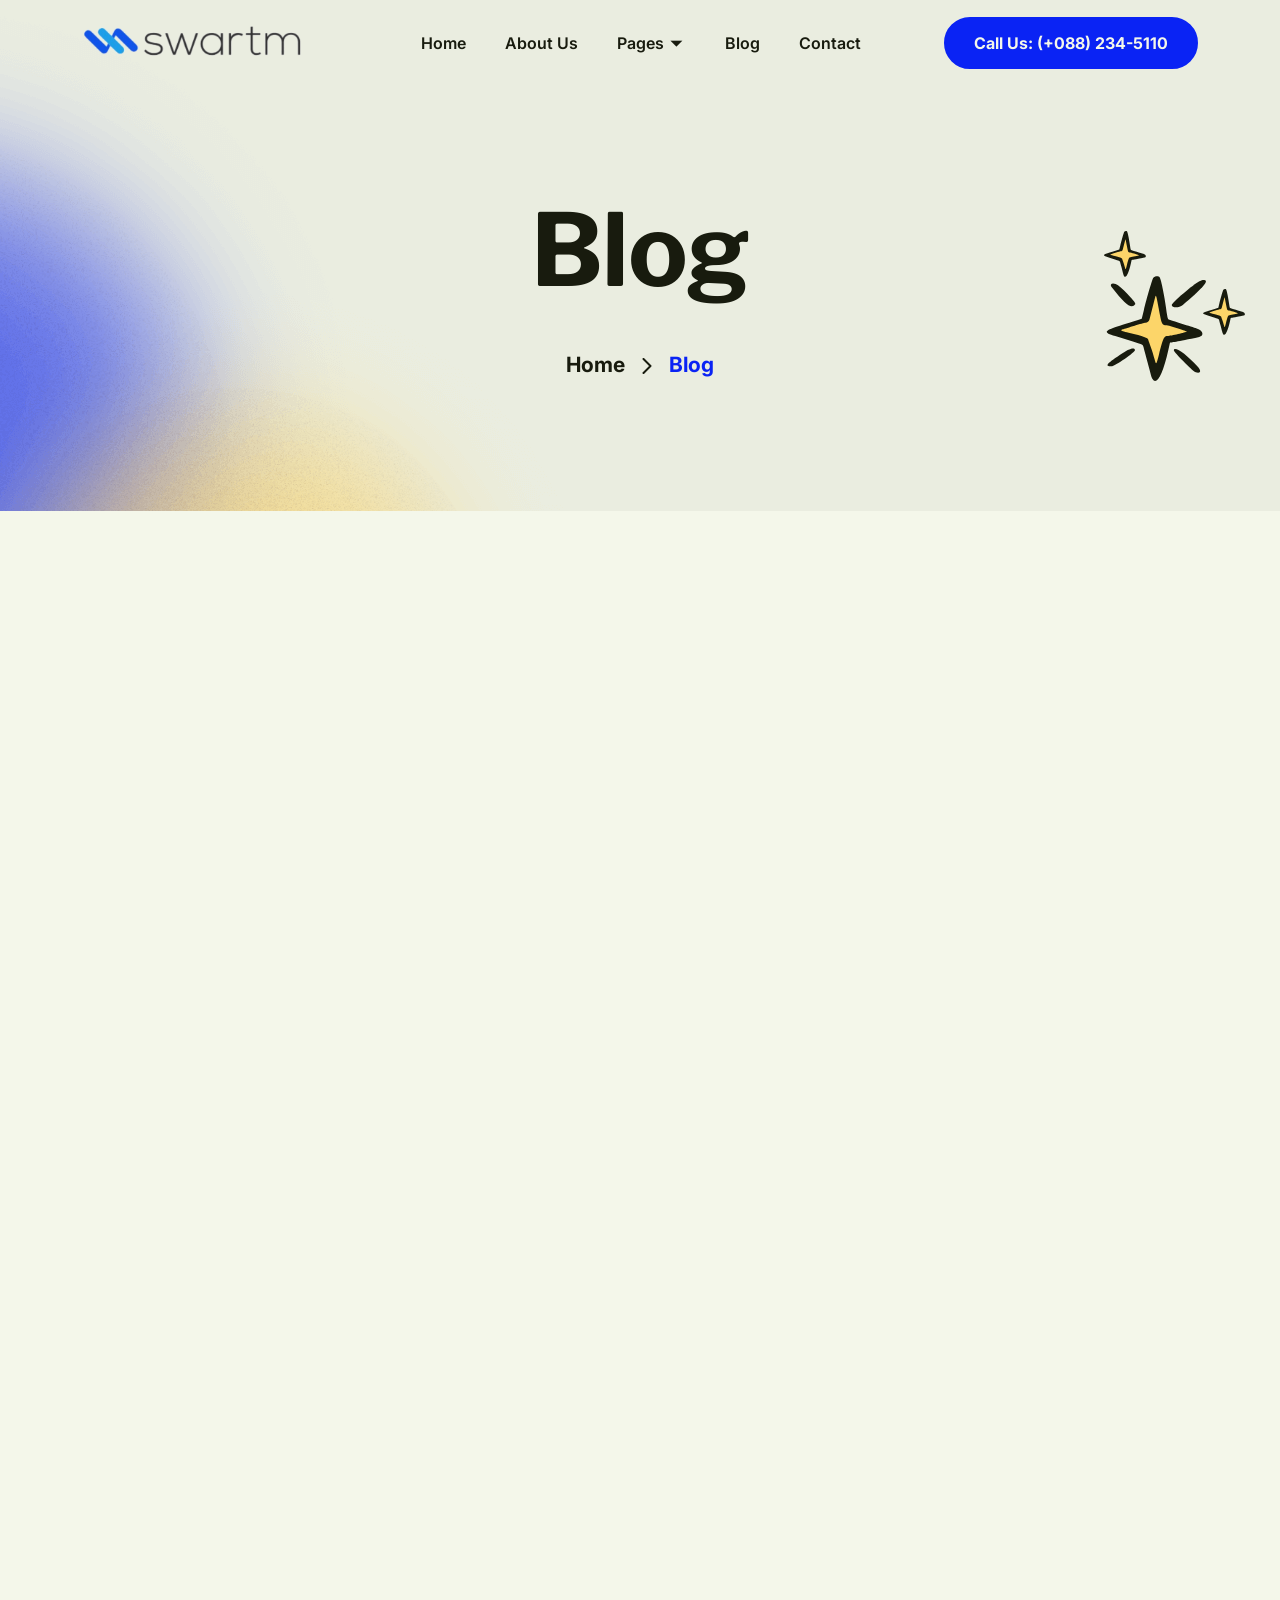
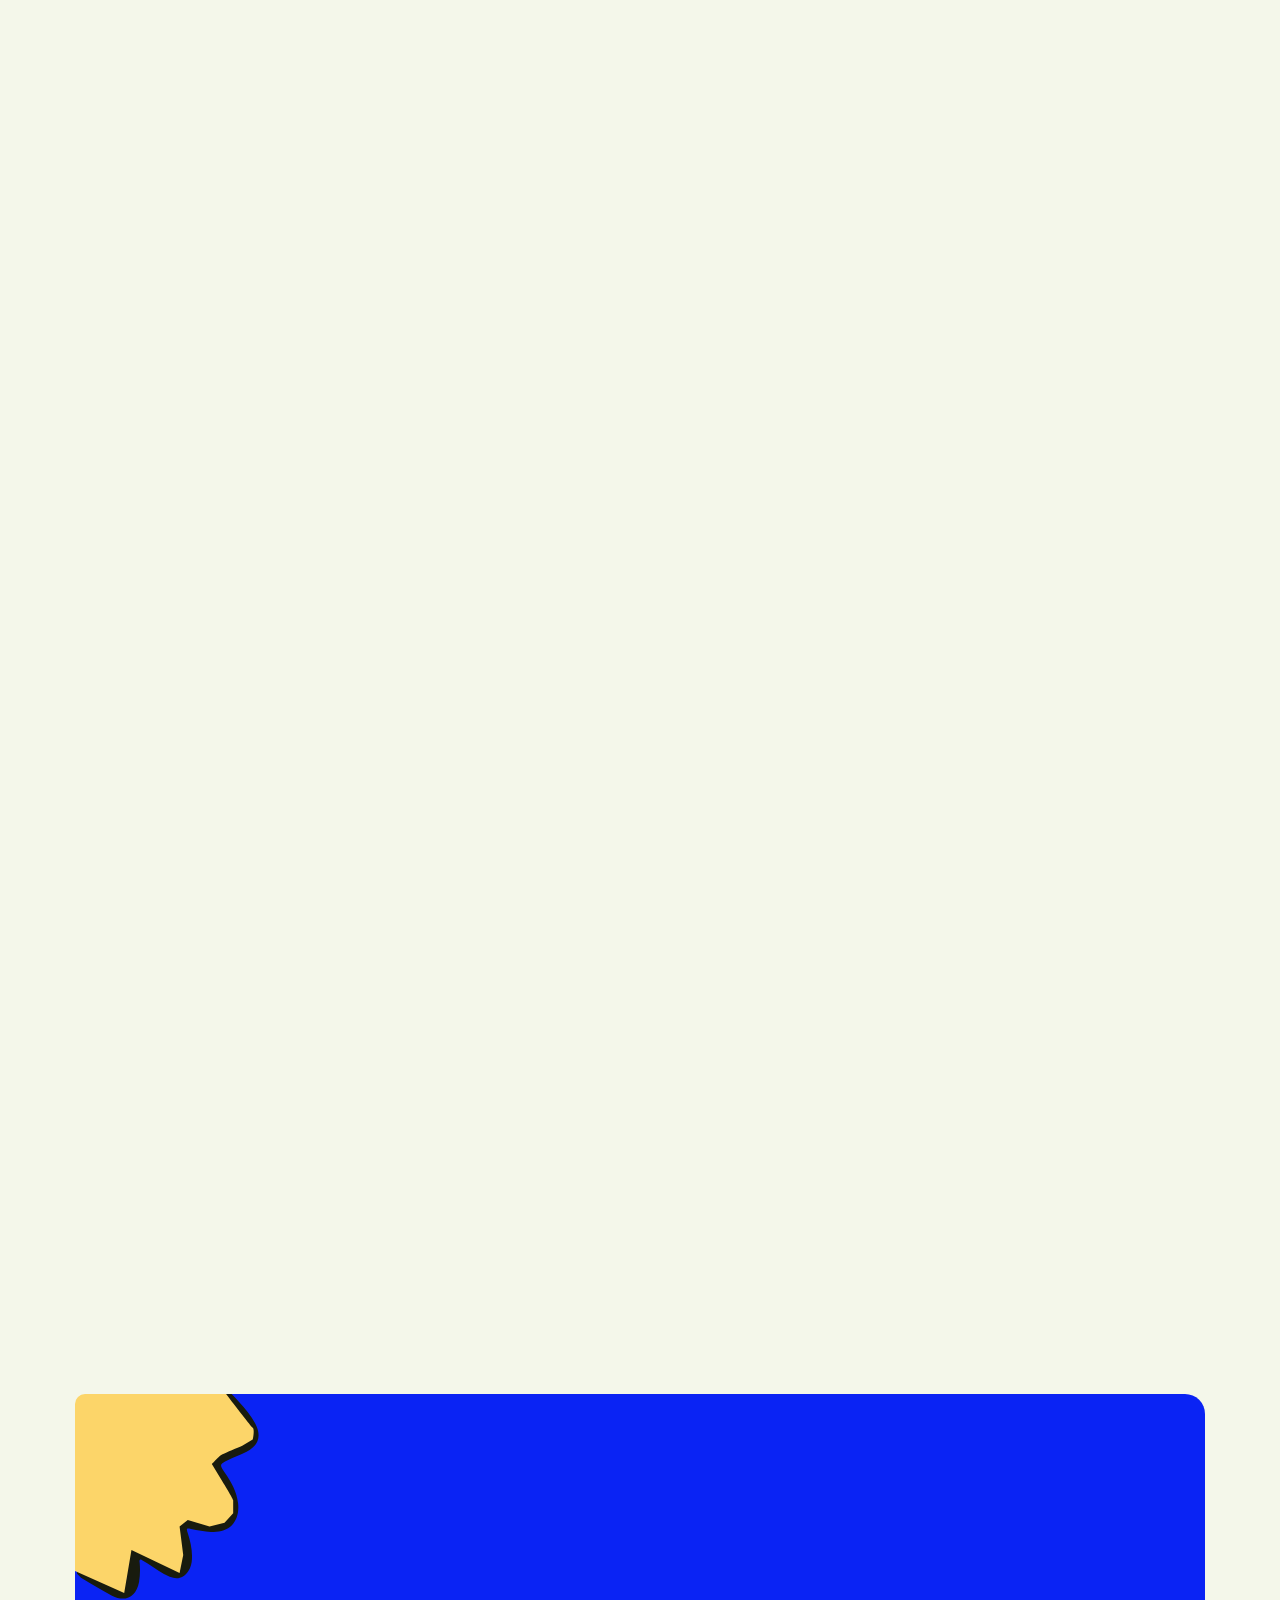
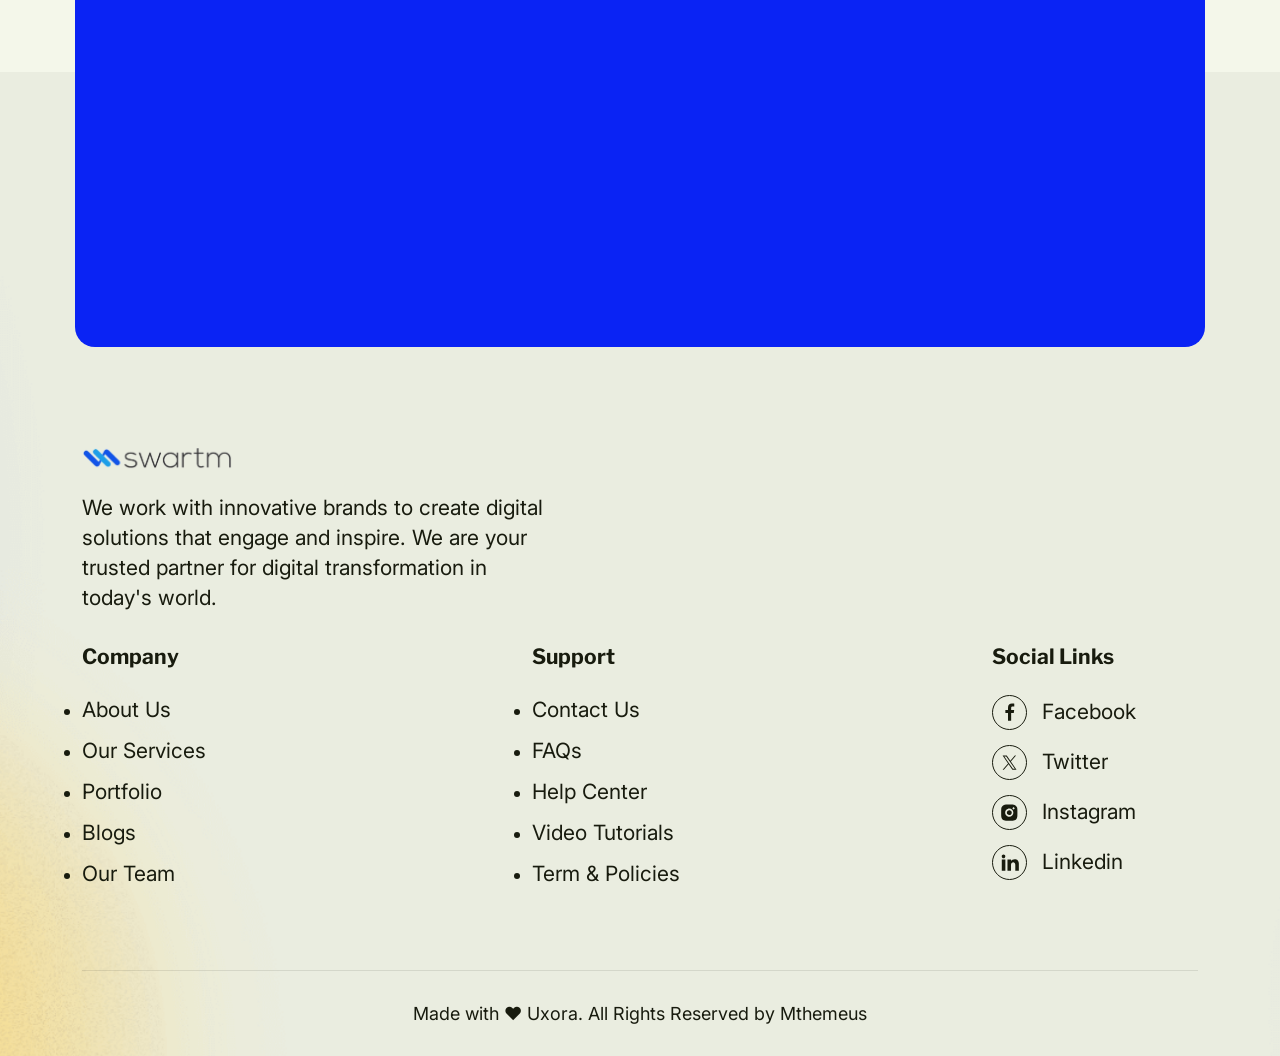
<file: blog.html>
<!DOCTYPE html>
<html lang="en">

<head>
  <meta charset="UTF-8">
  <meta http-equiv="X-UA-Compatible" content="IE=edge">
  <meta name="viewport" content="width=device-width, initial-scale=1.0">
  <title>Uxora - IT Solution & Technology Temaptle</title>

  <link rel="shortcut icon" href="assets/images/favicon.ico" type="image/x-icon">
  <link rel="icon" href="assets/images/favicon.ico" type="image/x-icon">
  <!--- End favicon-->

  <link href="https://fonts.googleapis.com/css2?family=Libre+Franklin:ital,wght@0,100..900;1,100..900&display=swap" rel="stylesheet">
  <link href="https://fonts.googleapis.com/css2?family=Inter:ital,opsz,wght@0,14..32,100..900;1,14..32,100..900&display=swap" rel="stylesheet">

  <!-- End google font  -->

  <link rel="stylesheet" href="assets/css/bootstrap.min.css">
  <link rel="stylesheet" href="assets/css/slick.css">
  <link rel="stylesheet" href="assets/css/remixicon.css">

  <!-- Code Editor  -->

  <link rel="stylesheet" href="assets/css/main.css">
  <link rel="stylesheet" href="assets/css/app.min.css">
</head>

<body>

  <div class="preloader">
    <div class="preloader-inner">
      <span></span>
      <span></span>
      <span></span>
      <span></span>
    </div>
  </div>
  <!-- End preloader -->

  <div class="progress-bar-container">
    <div class="progress-bar"></div>
  </div>

  <!-- progress circle -->
  <div class="paginacontainer">
    <div class="progress-wrap">
      <svg class="progress-circle svg-content" width="100%" height="100%" viewBox="-1 -1 102 102">
        <path d="M50,1 a49,49 0 0,1 0,98 a49,49 0 0,1 0,-98" />
      </svg>
      <div class="top-arrow">
        <svg width="12" height="20" viewBox="0 0 9 16" fill="none" xmlns="http://www.w3.org/2000/svg">
          <path d="M0.999999 1L8 8L1 15" stroke="#142D6F" stroke-width="2" stroke-linecap="round" stroke-linejoin="round" />
        </svg>
      </div>
    </div>
  </div>
  <!-- End All Js -->



  <!-- Mobile Menu -->
  <div class="uxora-menu-wrapper">
    <div class="uxora-menu-area text-center">
      <div class="uxora-menu-mobile-top">
        <div class="mobile-logo">
          <a href="index.html">
            <img src="assets/images/logo/logo-dark.svg" alt="logo">
          </a>
        </div>
        <button class="uxora-menu-toggle mobile">
          <i class="ri-close-line"></i>
        </button>
      </div>
      <div class="uxora-mobile-menu">
        <ul>
          <li><a href="index.html">Home</a></li>
          <li><a href="about-us.html">About Us</a></li>
          <li class="menu-item-has-children">
            <a href="#">Pages</a>
            <ul class="sub-menu">
              <li><a href="service.html">Service</a></li>
              <li><a href="portfolio.html">Portfolio</a></li>
              <li><a href="team.html">Team</a></li>
              <li><a href="faq.html">Faq</a></li>
              <li><a href="pricing.html">Pricing</a></li>
            </ul>
          </li>
          <li><a href="blog.html">Blog</a></li>
          <li><a href="contact-us.html">Contact</a></li>
        </ul>
      </div>
      <div class="uxora-mobile-menu-btn">
        <a class="uxora-default-btn sm-size" href="contact-us.html">Get in Touch</a>
        <a class="uxora-default-btn sm-size" href="contact-us.html">Contact Us</a>
      </div>
    </div>
  </div>
  <!-- End mobile menu -->




  <header class="site-header uxora-header-section" id="sticky-menu">
    <div class="container">
      <div class="row gx-3 align-items-center justify-content-between">
        <div class="col-8 col-sm-auto ">
          <div class="header-logo">
            <a href="index.html">
              <img src="assets/images/logo/swartm.png" width='220' alt="logo">
            </a>
          </div>
        </div>
        <div class="col">
          <div class="uxora-main-menu-item">
            <nav class="main-menu menu-style1 d-none d-lg-block menu-left">
              <ul>
                <li><a href="index.html">Home</a></li>
                <li><a href="about-us.html">About Us</a></li>
                <li class="menu-item-has-children">
                  <a href="#">Pages</a>
                  <ul class="sub-menu">
                    <li><a href="service.html">Service</a></li>
                    <li><a href="portfolio.html">Portfolio</a></li>
                    <li><a href="team.html">Team</a></li>
                    <li><a href="faq.html">Faq</a></li>
                    <li><a href="pricing.html">Pricing</a></li>
                  </ul>
                </li>
                <li><a href="blog.html">Blog</a></li>
                <li><a href="contact-us.html">Contact</a></li>
              </ul>
            </nav>
          </div>
        </div>
        <div class="col-auto d-flex align-items-center">
          <a class="uxora-default-btn uxora-header-btn" href="tel:+088">Call Us: (+088) 234-5110</a>
          <div class="uxora-header-menu">
            <nav class="navbar site-navbar justify-content-between">
              <!-- Brand Logo-->
              <!-- mobile menu trigger -->
              <button class="uxora-menu-toggle d-inline-block d-lg-none">
                <span></span>
              </button>
              <!--/.Mobile Menu Hamburger Ends-->
            </nav>
          </div>
        </div>
      </div>
    </div>

  </header>



  <!-- End mobile menu -->

  <div class="breadcrumb-wrapper" style="background-image: url(assets/images/breadcrumbs/b1.png);">
    <div class="container">

      <div class="breadcrumb-content">
        <h1 class="breadcrumb-title">Blog</h1>
        <div class="breadcrumb-menu-wrapper">
          <div class="breadcrumb-menu-wrap">
            <div class="breadcrumb-menu">
              <ul>
                <li><a href="index.html">Home</a></li>
                <li><img src="assets/images/about/right-arrow.svg" alt="right-arrow"></li>
                <li aria-current="page">Blog</li>
              </ul>
            </div>
          </div>
        </div>
        <div class="uxora-breadcrumbs-shape">
          <img src="assets/images/testimonial/shape1.svg" alt="">
        </div>
      </div>

    </div>
  </div>
  <!-- End breadcrumb -->

  <div class="uxora-section-padding">
    <div class="container">
      <div class="row" data-anime="onview: -100; targets: >*; translateY: [48, 0]; opacity: [0, 1]; easing: spring(1, 80, 10, 0); duration: 450; delay: anime.stagger(100, {start: 400});">
        <div class="col-lg-8">
          <div class="uxora-blog-wrap wrap2">
            <div class="uxora-blog-thumb">
              <img src="assets/images/blog/blog-thumbnail-wide-1.png" alt="">
            </div>
            <div class="uxora-blog-meta">
              <ul>
                <li>
                  <a href="single-blog.html">
                    <svg width="20" height="20" viewBox="0 0 20 20" fill="none" xmlns="http://www.w3.org/2000/svg">
                      <path d="M9.79682 0.5C7.91789 0.5 6.08117 1.05717 4.5189 2.10104C2.95663 3.14491 1.73899 4.62861 1.01996 6.36451C0.30093 8.1004 0.112799 10.0105 0.479358 11.8534C0.845918 13.6962 1.7507 15.3889 3.0793 16.7175C4.4079 18.0461 6.10064 18.9509 7.94346 19.3175C9.78628 19.684 11.6964 19.4959 13.4323 18.7769C15.1682 18.0578 16.6519 16.8402 17.6958 15.2779C18.7396 13.7156 19.2968 11.8789 19.2968 10C19.2942 7.48126 18.2924 5.06644 16.5114 3.28542C14.7304 1.5044 12.3156 0.50266 9.79682 0.5ZM9.79682 18.0385C8.20696 18.0385 6.6528 17.567 5.33089 16.6837C4.00897 15.8005 2.97866 14.545 2.37025 13.0762C1.76184 11.6073 1.60265 9.99108 1.91281 8.43177C2.22298 6.87246 2.98857 5.44015 4.11277 4.31595C5.23697 3.19175 6.66928 2.42616 8.22859 2.11599C9.7879 1.80583 11.4042 1.96502 12.873 2.57343C14.3418 3.18184 15.5973 4.21215 16.4806 5.53407C17.3638 6.85599 17.8353 8.41014 17.8353 10C17.8329 12.1312 16.9852 14.1744 15.4782 15.6814C13.9712 17.1884 11.928 18.036 9.79682 18.0385ZM15.643 10C15.643 10.1938 15.566 10.3797 15.4289 10.5167C15.2919 10.6538 15.106 10.7308 14.9122 10.7308H9.79682C9.603 10.7308 9.41713 10.6538 9.28008 10.5167C9.14304 10.3797 9.06605 10.1938 9.06605 10V4.88461C9.06605 4.6908 9.14304 4.50493 9.28008 4.36788C9.41713 4.23084 9.603 4.15385 9.79682 4.15385C9.99063 4.15385 10.1765 4.23084 10.3135 4.36788C10.4506 4.50493 10.5276 4.6908 10.5276 4.88461V9.26923H14.9122C15.106 9.26923 15.2919 9.34622 15.4289 9.48327C15.566 9.62031 15.643 9.80619 15.643 10Z" fill="#181B0E" />
                    </svg>Marsal Abraham
                  </a>
                </li>
                <li>
                  <a href="single-blog.html">
                    <svg width="19" height="20" viewBox="0 0 19 20" fill="none" xmlns="http://www.w3.org/2000/svg">
                      <path d="M16.8353 1.96154H14.643V1.23077C14.643 1.03696 14.566 0.851083 14.4289 0.714037C14.2919 0.576992 14.106 0.5 13.9122 0.5C13.7184 0.5 13.5325 0.576992 13.3955 0.714037C13.2584 0.851083 13.1814 1.03696 13.1814 1.23077V1.96154H5.87375V1.23077C5.87375 1.03696 5.79675 0.851083 5.65971 0.714037C5.52266 0.576992 5.33679 0.5 5.14298 0.5C4.94916 0.5 4.76329 0.576992 4.62625 0.714037C4.4892 0.851083 4.41221 1.03696 4.41221 1.23077V1.96154H2.2199C1.83228 1.96154 1.46053 2.11552 1.18644 2.38961C0.912345 2.6637 0.758362 3.03545 0.758362 3.42308V18.0385C0.758362 18.4261 0.912345 18.7978 1.18644 19.0719C1.46053 19.346 1.83228 19.5 2.2199 19.5H16.8353C17.2229 19.5 17.5947 19.346 17.8687 19.0719C18.1428 18.7978 18.2968 18.4261 18.2968 18.0385V3.42308C18.2968 3.03545 18.1428 2.6637 17.8687 2.38961C17.5947 2.11552 17.2229 1.96154 16.8353 1.96154ZM4.41221 3.42308V4.15385C4.41221 4.34766 4.4892 4.53353 4.62625 4.67058C4.76329 4.80762 4.94916 4.88462 5.14298 4.88462C5.33679 4.88462 5.52266 4.80762 5.65971 4.67058C5.79675 4.53353 5.87375 4.34766 5.87375 4.15385V3.42308H13.1814V4.15385C13.1814 4.34766 13.2584 4.53353 13.3955 4.67058C13.5325 4.80762 13.7184 4.88462 13.9122 4.88462C14.106 4.88462 14.2919 4.80762 14.4289 4.67058C14.566 4.53353 14.643 4.34766 14.643 4.15385V3.42308H16.8353V6.34615H2.2199V3.42308H4.41221ZM16.8353 18.0385H2.2199V7.80769H16.8353V18.0385ZM10.6237 11.0962C10.6237 11.313 10.5595 11.5249 10.439 11.7051C10.3186 11.8854 10.1474 12.0259 9.94707 12.1089C9.74678 12.1918 9.52638 12.2135 9.31374 12.1712C9.10111 12.129 8.90579 12.0246 8.75249 11.8713C8.59919 11.718 8.4948 11.5226 8.4525 11.31C8.41021 11.0974 8.43191 10.877 8.51488 10.6767C8.59784 10.4764 8.73834 10.3052 8.9186 10.1847C9.09886 10.0643 9.31079 10 9.52759 10C9.81831 10 10.0971 10.1155 10.3027 10.3211C10.5083 10.5266 10.6237 10.8054 10.6237 11.0962ZM14.643 11.0962C14.643 11.313 14.5787 11.5249 14.4582 11.7051C14.3378 11.8854 14.1666 12.0259 13.9663 12.1089C13.766 12.1918 13.5456 12.2135 13.333 12.1712C13.1203 12.129 12.925 12.0246 12.7717 11.8713C12.6184 11.718 12.514 11.5226 12.4717 11.31C12.4294 11.0974 12.4511 10.877 12.5341 10.6767C12.6171 10.4764 12.7576 10.3052 12.9378 10.1847C13.1181 10.0643 13.33 10 13.5468 10C13.8375 10 14.1164 10.1155 14.3219 10.3211C14.5275 10.5266 14.643 10.8054 14.643 11.0962ZM6.60452 14.75C6.60452 14.9668 6.54023 15.1787 6.41978 15.359C6.29933 15.5393 6.12814 15.6797 5.92784 15.7627C5.72755 15.8457 5.50715 15.8674 5.29451 15.8251C5.08188 15.7828 4.88656 15.6784 4.73326 15.5251C4.57996 15.3718 4.47557 15.1765 4.43327 14.9638C4.39097 14.7512 4.41268 14.5308 4.49565 14.3305C4.57861 14.1302 4.71911 13.959 4.89937 13.8386C5.07963 13.7181 5.29156 13.6538 5.50836 13.6538C5.79908 13.6538 6.07789 13.7693 6.28346 13.9749C6.48903 14.1805 6.60452 14.4593 6.60452 14.75ZM10.6237 14.75C10.6237 14.9668 10.5595 15.1787 10.439 15.359C10.3186 15.5393 10.1474 15.6797 9.94707 15.7627C9.74678 15.8457 9.52638 15.8674 9.31374 15.8251C9.10111 15.7828 8.90579 15.6784 8.75249 15.5251C8.59919 15.3718 8.4948 15.1765 8.4525 14.9638C8.41021 14.7512 8.43191 14.5308 8.51488 14.3305C8.59784 14.1302 8.73834 13.959 8.9186 13.8386C9.09886 13.7181 9.31079 13.6538 9.52759 13.6538C9.81831 13.6538 10.0971 13.7693 10.3027 13.9749C10.5083 14.1805 10.6237 14.4593 10.6237 14.75ZM14.643 14.75C14.643 14.9668 14.5787 15.1787 14.4582 15.359C14.3378 15.5393 14.1666 15.6797 13.9663 15.7627C13.766 15.8457 13.5456 15.8674 13.333 15.8251C13.1203 15.7828 12.925 15.6784 12.7717 15.5251C12.6184 15.3718 12.514 15.1765 12.4717 14.9638C12.4294 14.7512 12.4511 14.5308 12.5341 14.3305C12.6171 14.1302 12.7576 13.959 12.9378 13.8386C13.1181 13.7181 13.33 13.6538 13.5468 13.6538C13.8375 13.6538 14.1164 13.7693 14.3219 13.9749C14.5275 14.1805 14.643 14.4593 14.643 14.75Z" fill="#181B0E" />
                    </svg>15 June, 2025
                  </a>
                </li>
                <li>
                  <a href="single-blog.html">
                    <svg width="20" height="20" viewBox="0 0 20 20" fill="none" xmlns="http://www.w3.org/2000/svg">
                      <path d="M19.6463 18.3439C18.201 15.8452 15.9737 14.0534 13.3744 13.2041C14.6601 12.4387 15.6591 11.2723 16.2178 9.88425C16.7765 8.49616 16.8642 6.96303 16.4672 5.52031C16.0703 4.07759 15.2108 2.80505 14.0206 1.89812C12.8305 0.991183 11.3755 0.5 9.87918 0.5C8.38285 0.5 6.9279 0.991183 5.73774 1.89812C4.54759 2.80505 3.68805 4.07759 3.29113 5.52031C2.8942 6.96303 2.98184 8.49616 3.54057 9.88425C4.09931 11.2723 5.09825 12.4387 6.38399 13.2041C3.78467 14.0525 1.55735 15.8442 0.112017 18.3439C0.0590141 18.4303 0.0238576 18.5265 0.00862189 18.6267C-0.00661386 18.7269 -0.00162021 18.8292 0.0233082 18.9275C0.0482366 19.0257 0.0925948 19.118 0.153766 19.1989C0.214936 19.2797 0.291681 19.3475 0.37947 19.3982C0.46726 19.4489 0.564317 19.4815 0.664915 19.4941C0.765513 19.5067 0.867613 19.499 0.965193 19.4715C1.06277 19.444 1.15385 19.3972 1.23307 19.334C1.31228 19.2707 1.37801 19.1922 1.42639 19.1031C3.21432 16.0131 6.3745 14.1683 9.87918 14.1683C13.3839 14.1683 16.544 16.0131 18.332 19.1031C18.3804 19.1922 18.4461 19.2707 18.5253 19.334C18.6045 19.3972 18.6956 19.444 18.7932 19.4715C18.8907 19.499 18.9928 19.5067 19.0934 19.4941C19.194 19.4815 19.2911 19.4489 19.3789 19.3982C19.4667 19.3475 19.5434 19.2797 19.6046 19.1989C19.6658 19.118 19.7101 19.0257 19.7351 18.9275C19.76 18.8292 19.765 18.7269 19.7497 18.6267C19.7345 18.5265 19.6993 18.4303 19.6463 18.3439ZM4.56475 7.33542C4.56475 6.28433 4.87644 5.25684 5.46039 4.38288C6.04435 3.50893 6.87435 2.82776 7.84544 2.42553C8.81652 2.02329 9.88508 1.91805 10.916 2.12311C11.9469 2.32816 12.8938 2.83431 13.637 3.57755C14.3803 4.32079 14.8864 5.26773 15.0915 6.29863C15.2966 7.32953 15.1913 8.39808 14.7891 9.36917C14.3868 10.3403 13.7057 11.1703 12.8317 11.7542C11.9578 12.3382 10.9303 12.6499 9.87918 12.6499C8.47017 12.6483 7.1193 12.0879 6.12298 11.0916C5.12665 10.0953 4.56626 8.74443 4.56475 7.33542Z" fill="#181B0E" />
                    </svg>7 min read
                  </a>
                </li>
              </ul>
            </div>
            <div class="uxora-blog-content">
              <a href="single-blog.html">
                <h3>How to build a product — a full guide to the product development process</h3>
              </a>
            </div>
            <div class="uxora-blog-btn">
              <a href="single-blog.html" class="uxora-default-btn outline-btn">Read More</a>
            </div>
          </div>
          <div class="uxora-blog-wrap wrap2">
            <div class="uxora-blog-thumb">
              <img src="assets/images/blog/blog-thumbnail-wide-2.png" alt="">
            </div>
            <div class="uxora-blog-meta">
              <ul>
                <li>
                  <a href="single-blog.html">
                    <svg width="20" height="20" viewBox="0 0 20 20" fill="none" xmlns="http://www.w3.org/2000/svg">
                      <path d="M9.79682 0.5C7.91789 0.5 6.08117 1.05717 4.5189 2.10104C2.95663 3.14491 1.73899 4.62861 1.01996 6.36451C0.30093 8.1004 0.112799 10.0105 0.479358 11.8534C0.845918 13.6962 1.7507 15.3889 3.0793 16.7175C4.4079 18.0461 6.10064 18.9509 7.94346 19.3175C9.78628 19.684 11.6964 19.4959 13.4323 18.7769C15.1682 18.0578 16.6519 16.8402 17.6958 15.2779C18.7396 13.7156 19.2968 11.8789 19.2968 10C19.2942 7.48126 18.2924 5.06644 16.5114 3.28542C14.7304 1.5044 12.3156 0.50266 9.79682 0.5ZM9.79682 18.0385C8.20696 18.0385 6.6528 17.567 5.33089 16.6837C4.00897 15.8005 2.97866 14.545 2.37025 13.0762C1.76184 11.6073 1.60265 9.99108 1.91281 8.43177C2.22298 6.87246 2.98857 5.44015 4.11277 4.31595C5.23697 3.19175 6.66928 2.42616 8.22859 2.11599C9.7879 1.80583 11.4042 1.96502 12.873 2.57343C14.3418 3.18184 15.5973 4.21215 16.4806 5.53407C17.3638 6.85599 17.8353 8.41014 17.8353 10C17.8329 12.1312 16.9852 14.1744 15.4782 15.6814C13.9712 17.1884 11.928 18.036 9.79682 18.0385ZM15.643 10C15.643 10.1938 15.566 10.3797 15.4289 10.5167C15.2919 10.6538 15.106 10.7308 14.9122 10.7308H9.79682C9.603 10.7308 9.41713 10.6538 9.28008 10.5167C9.14304 10.3797 9.06605 10.1938 9.06605 10V4.88461C9.06605 4.6908 9.14304 4.50493 9.28008 4.36788C9.41713 4.23084 9.603 4.15385 9.79682 4.15385C9.99063 4.15385 10.1765 4.23084 10.3135 4.36788C10.4506 4.50493 10.5276 4.6908 10.5276 4.88461V9.26923H14.9122C15.106 9.26923 15.2919 9.34622 15.4289 9.48327C15.566 9.62031 15.643 9.80619 15.643 10Z" fill="#181B0E" />
                    </svg>Emmy Jackson
                  </a>
                </li>
                <li>
                  <a href="single-blog.html">
                    <svg width="19" height="20" viewBox="0 0 19 20" fill="none" xmlns="http://www.w3.org/2000/svg">
                      <path d="M16.8353 1.96154H14.643V1.23077C14.643 1.03696 14.566 0.851083 14.4289 0.714037C14.2919 0.576992 14.106 0.5 13.9122 0.5C13.7184 0.5 13.5325 0.576992 13.3955 0.714037C13.2584 0.851083 13.1814 1.03696 13.1814 1.23077V1.96154H5.87375V1.23077C5.87375 1.03696 5.79675 0.851083 5.65971 0.714037C5.52266 0.576992 5.33679 0.5 5.14298 0.5C4.94916 0.5 4.76329 0.576992 4.62625 0.714037C4.4892 0.851083 4.41221 1.03696 4.41221 1.23077V1.96154H2.2199C1.83228 1.96154 1.46053 2.11552 1.18644 2.38961C0.912345 2.6637 0.758362 3.03545 0.758362 3.42308V18.0385C0.758362 18.4261 0.912345 18.7978 1.18644 19.0719C1.46053 19.346 1.83228 19.5 2.2199 19.5H16.8353C17.2229 19.5 17.5947 19.346 17.8687 19.0719C18.1428 18.7978 18.2968 18.4261 18.2968 18.0385V3.42308C18.2968 3.03545 18.1428 2.6637 17.8687 2.38961C17.5947 2.11552 17.2229 1.96154 16.8353 1.96154ZM4.41221 3.42308V4.15385C4.41221 4.34766 4.4892 4.53353 4.62625 4.67058C4.76329 4.80762 4.94916 4.88462 5.14298 4.88462C5.33679 4.88462 5.52266 4.80762 5.65971 4.67058C5.79675 4.53353 5.87375 4.34766 5.87375 4.15385V3.42308H13.1814V4.15385C13.1814 4.34766 13.2584 4.53353 13.3955 4.67058C13.5325 4.80762 13.7184 4.88462 13.9122 4.88462C14.106 4.88462 14.2919 4.80762 14.4289 4.67058C14.566 4.53353 14.643 4.34766 14.643 4.15385V3.42308H16.8353V6.34615H2.2199V3.42308H4.41221ZM16.8353 18.0385H2.2199V7.80769H16.8353V18.0385ZM10.6237 11.0962C10.6237 11.313 10.5595 11.5249 10.439 11.7051C10.3186 11.8854 10.1474 12.0259 9.94707 12.1089C9.74678 12.1918 9.52638 12.2135 9.31374 12.1712C9.10111 12.129 8.90579 12.0246 8.75249 11.8713C8.59919 11.718 8.4948 11.5226 8.4525 11.31C8.41021 11.0974 8.43191 10.877 8.51488 10.6767C8.59784 10.4764 8.73834 10.3052 8.9186 10.1847C9.09886 10.0643 9.31079 10 9.52759 10C9.81831 10 10.0971 10.1155 10.3027 10.3211C10.5083 10.5266 10.6237 10.8054 10.6237 11.0962ZM14.643 11.0962C14.643 11.313 14.5787 11.5249 14.4582 11.7051C14.3378 11.8854 14.1666 12.0259 13.9663 12.1089C13.766 12.1918 13.5456 12.2135 13.333 12.1712C13.1203 12.129 12.925 12.0246 12.7717 11.8713C12.6184 11.718 12.514 11.5226 12.4717 11.31C12.4294 11.0974 12.4511 10.877 12.5341 10.6767C12.6171 10.4764 12.7576 10.3052 12.9378 10.1847C13.1181 10.0643 13.33 10 13.5468 10C13.8375 10 14.1164 10.1155 14.3219 10.3211C14.5275 10.5266 14.643 10.8054 14.643 11.0962ZM6.60452 14.75C6.60452 14.9668 6.54023 15.1787 6.41978 15.359C6.29933 15.5393 6.12814 15.6797 5.92784 15.7627C5.72755 15.8457 5.50715 15.8674 5.29451 15.8251C5.08188 15.7828 4.88656 15.6784 4.73326 15.5251C4.57996 15.3718 4.47557 15.1765 4.43327 14.9638C4.39097 14.7512 4.41268 14.5308 4.49565 14.3305C4.57861 14.1302 4.71911 13.959 4.89937 13.8386C5.07963 13.7181 5.29156 13.6538 5.50836 13.6538C5.79908 13.6538 6.07789 13.7693 6.28346 13.9749C6.48903 14.1805 6.60452 14.4593 6.60452 14.75ZM10.6237 14.75C10.6237 14.9668 10.5595 15.1787 10.439 15.359C10.3186 15.5393 10.1474 15.6797 9.94707 15.7627C9.74678 15.8457 9.52638 15.8674 9.31374 15.8251C9.10111 15.7828 8.90579 15.6784 8.75249 15.5251C8.59919 15.3718 8.4948 15.1765 8.4525 14.9638C8.41021 14.7512 8.43191 14.5308 8.51488 14.3305C8.59784 14.1302 8.73834 13.959 8.9186 13.8386C9.09886 13.7181 9.31079 13.6538 9.52759 13.6538C9.81831 13.6538 10.0971 13.7693 10.3027 13.9749C10.5083 14.1805 10.6237 14.4593 10.6237 14.75ZM14.643 14.75C14.643 14.9668 14.5787 15.1787 14.4582 15.359C14.3378 15.5393 14.1666 15.6797 13.9663 15.7627C13.766 15.8457 13.5456 15.8674 13.333 15.8251C13.1203 15.7828 12.925 15.6784 12.7717 15.5251C12.6184 15.3718 12.514 15.1765 12.4717 14.9638C12.4294 14.7512 12.4511 14.5308 12.5341 14.3305C12.6171 14.1302 12.7576 13.959 12.9378 13.8386C13.1181 13.7181 13.33 13.6538 13.5468 13.6538C13.8375 13.6538 14.1164 13.7693 14.3219 13.9749C14.5275 14.1805 14.643 14.4593 14.643 14.75Z" fill="#181B0E" />
                    </svg>12 June, 2025
                  </a>
                </li>
                <li>
                  <a href="single-blog.html">
                    <svg width="20" height="20" viewBox="0 0 20 20" fill="none" xmlns="http://www.w3.org/2000/svg">
                      <path d="M19.6463 18.3439C18.201 15.8452 15.9737 14.0534 13.3744 13.2041C14.6601 12.4387 15.6591 11.2723 16.2178 9.88425C16.7765 8.49616 16.8642 6.96303 16.4672 5.52031C16.0703 4.07759 15.2108 2.80505 14.0206 1.89812C12.8305 0.991183 11.3755 0.5 9.87918 0.5C8.38285 0.5 6.9279 0.991183 5.73774 1.89812C4.54759 2.80505 3.68805 4.07759 3.29113 5.52031C2.8942 6.96303 2.98184 8.49616 3.54057 9.88425C4.09931 11.2723 5.09825 12.4387 6.38399 13.2041C3.78467 14.0525 1.55735 15.8442 0.112017 18.3439C0.0590141 18.4303 0.0238576 18.5265 0.00862189 18.6267C-0.00661386 18.7269 -0.00162021 18.8292 0.0233082 18.9275C0.0482366 19.0257 0.0925948 19.118 0.153766 19.1989C0.214936 19.2797 0.291681 19.3475 0.37947 19.3982C0.46726 19.4489 0.564317 19.4815 0.664915 19.4941C0.765513 19.5067 0.867613 19.499 0.965193 19.4715C1.06277 19.444 1.15385 19.3972 1.23307 19.334C1.31228 19.2707 1.37801 19.1922 1.42639 19.1031C3.21432 16.0131 6.3745 14.1683 9.87918 14.1683C13.3839 14.1683 16.544 16.0131 18.332 19.1031C18.3804 19.1922 18.4461 19.2707 18.5253 19.334C18.6045 19.3972 18.6956 19.444 18.7932 19.4715C18.8907 19.499 18.9928 19.5067 19.0934 19.4941C19.194 19.4815 19.2911 19.4489 19.3789 19.3982C19.4667 19.3475 19.5434 19.2797 19.6046 19.1989C19.6658 19.118 19.7101 19.0257 19.7351 18.9275C19.76 18.8292 19.765 18.7269 19.7497 18.6267C19.7345 18.5265 19.6993 18.4303 19.6463 18.3439ZM4.56475 7.33542C4.56475 6.28433 4.87644 5.25684 5.46039 4.38288C6.04435 3.50893 6.87435 2.82776 7.84544 2.42553C8.81652 2.02329 9.88508 1.91805 10.916 2.12311C11.9469 2.32816 12.8938 2.83431 13.637 3.57755C14.3803 4.32079 14.8864 5.26773 15.0915 6.29863C15.2966 7.32953 15.1913 8.39808 14.7891 9.36917C14.3868 10.3403 13.7057 11.1703 12.8317 11.7542C11.9578 12.3382 10.9303 12.6499 9.87918 12.6499C8.47017 12.6483 7.1193 12.0879 6.12298 11.0916C5.12665 10.0953 4.56626 8.74443 4.56475 7.33542Z" fill="#181B0E" />
                    </svg>3 min read
                  </a>
                </li>
              </ul>
            </div>
            <div class="uxora-blog-content">
              <a href="single-blog.html">
                <h3>Top-performing digital marketing plan for an educational institution</h3>
              </a>
            </div>
            <div class="uxora-blog-btn">
              <a href="single-blog.html" class="uxora-default-btn outline-btn">Read More</a>
            </div>
          </div>
          <div class="uxora-blog-wrap wrap2">
            <div class="uxora-blog-thumb">
              <img src="assets/images/blog/blog-thumbnail-wide-3.png" alt="">
            </div>
            <div class="uxora-blog-meta">
              <ul>
                <li>
                  <a href="single-blog.html">
                    <svg width="20" height="20" viewBox="0 0 20 20" fill="none" xmlns="http://www.w3.org/2000/svg">
                      <path d="M9.79682 0.5C7.91789 0.5 6.08117 1.05717 4.5189 2.10104C2.95663 3.14491 1.73899 4.62861 1.01996 6.36451C0.30093 8.1004 0.112799 10.0105 0.479358 11.8534C0.845918 13.6962 1.7507 15.3889 3.0793 16.7175C4.4079 18.0461 6.10064 18.9509 7.94346 19.3175C9.78628 19.684 11.6964 19.4959 13.4323 18.7769C15.1682 18.0578 16.6519 16.8402 17.6958 15.2779C18.7396 13.7156 19.2968 11.8789 19.2968 10C19.2942 7.48126 18.2924 5.06644 16.5114 3.28542C14.7304 1.5044 12.3156 0.50266 9.79682 0.5ZM9.79682 18.0385C8.20696 18.0385 6.6528 17.567 5.33089 16.6837C4.00897 15.8005 2.97866 14.545 2.37025 13.0762C1.76184 11.6073 1.60265 9.99108 1.91281 8.43177C2.22298 6.87246 2.98857 5.44015 4.11277 4.31595C5.23697 3.19175 6.66928 2.42616 8.22859 2.11599C9.7879 1.80583 11.4042 1.96502 12.873 2.57343C14.3418 3.18184 15.5973 4.21215 16.4806 5.53407C17.3638 6.85599 17.8353 8.41014 17.8353 10C17.8329 12.1312 16.9852 14.1744 15.4782 15.6814C13.9712 17.1884 11.928 18.036 9.79682 18.0385ZM15.643 10C15.643 10.1938 15.566 10.3797 15.4289 10.5167C15.2919 10.6538 15.106 10.7308 14.9122 10.7308H9.79682C9.603 10.7308 9.41713 10.6538 9.28008 10.5167C9.14304 10.3797 9.06605 10.1938 9.06605 10V4.88461C9.06605 4.6908 9.14304 4.50493 9.28008 4.36788C9.41713 4.23084 9.603 4.15385 9.79682 4.15385C9.99063 4.15385 10.1765 4.23084 10.3135 4.36788C10.4506 4.50493 10.5276 4.6908 10.5276 4.88461V9.26923H14.9122C15.106 9.26923 15.2919 9.34622 15.4289 9.48327C15.566 9.62031 15.643 9.80619 15.643 10Z" fill="#181B0E" />
                    </svg>Joseph Mok
                  </a>
                </li>
                <li>
                  <a href="single-blog.html">
                    <svg width="19" height="20" viewBox="0 0 19 20" fill="none" xmlns="http://www.w3.org/2000/svg">
                      <path d="M16.8353 1.96154H14.643V1.23077C14.643 1.03696 14.566 0.851083 14.4289 0.714037C14.2919 0.576992 14.106 0.5 13.9122 0.5C13.7184 0.5 13.5325 0.576992 13.3955 0.714037C13.2584 0.851083 13.1814 1.03696 13.1814 1.23077V1.96154H5.87375V1.23077C5.87375 1.03696 5.79675 0.851083 5.65971 0.714037C5.52266 0.576992 5.33679 0.5 5.14298 0.5C4.94916 0.5 4.76329 0.576992 4.62625 0.714037C4.4892 0.851083 4.41221 1.03696 4.41221 1.23077V1.96154H2.2199C1.83228 1.96154 1.46053 2.11552 1.18644 2.38961C0.912345 2.6637 0.758362 3.03545 0.758362 3.42308V18.0385C0.758362 18.4261 0.912345 18.7978 1.18644 19.0719C1.46053 19.346 1.83228 19.5 2.2199 19.5H16.8353C17.2229 19.5 17.5947 19.346 17.8687 19.0719C18.1428 18.7978 18.2968 18.4261 18.2968 18.0385V3.42308C18.2968 3.03545 18.1428 2.6637 17.8687 2.38961C17.5947 2.11552 17.2229 1.96154 16.8353 1.96154ZM4.41221 3.42308V4.15385C4.41221 4.34766 4.4892 4.53353 4.62625 4.67058C4.76329 4.80762 4.94916 4.88462 5.14298 4.88462C5.33679 4.88462 5.52266 4.80762 5.65971 4.67058C5.79675 4.53353 5.87375 4.34766 5.87375 4.15385V3.42308H13.1814V4.15385C13.1814 4.34766 13.2584 4.53353 13.3955 4.67058C13.5325 4.80762 13.7184 4.88462 13.9122 4.88462C14.106 4.88462 14.2919 4.80762 14.4289 4.67058C14.566 4.53353 14.643 4.34766 14.643 4.15385V3.42308H16.8353V6.34615H2.2199V3.42308H4.41221ZM16.8353 18.0385H2.2199V7.80769H16.8353V18.0385ZM10.6237 11.0962C10.6237 11.313 10.5595 11.5249 10.439 11.7051C10.3186 11.8854 10.1474 12.0259 9.94707 12.1089C9.74678 12.1918 9.52638 12.2135 9.31374 12.1712C9.10111 12.129 8.90579 12.0246 8.75249 11.8713C8.59919 11.718 8.4948 11.5226 8.4525 11.31C8.41021 11.0974 8.43191 10.877 8.51488 10.6767C8.59784 10.4764 8.73834 10.3052 8.9186 10.1847C9.09886 10.0643 9.31079 10 9.52759 10C9.81831 10 10.0971 10.1155 10.3027 10.3211C10.5083 10.5266 10.6237 10.8054 10.6237 11.0962ZM14.643 11.0962C14.643 11.313 14.5787 11.5249 14.4582 11.7051C14.3378 11.8854 14.1666 12.0259 13.9663 12.1089C13.766 12.1918 13.5456 12.2135 13.333 12.1712C13.1203 12.129 12.925 12.0246 12.7717 11.8713C12.6184 11.718 12.514 11.5226 12.4717 11.31C12.4294 11.0974 12.4511 10.877 12.5341 10.6767C12.6171 10.4764 12.7576 10.3052 12.9378 10.1847C13.1181 10.0643 13.33 10 13.5468 10C13.8375 10 14.1164 10.1155 14.3219 10.3211C14.5275 10.5266 14.643 10.8054 14.643 11.0962ZM6.60452 14.75C6.60452 14.9668 6.54023 15.1787 6.41978 15.359C6.29933 15.5393 6.12814 15.6797 5.92784 15.7627C5.72755 15.8457 5.50715 15.8674 5.29451 15.8251C5.08188 15.7828 4.88656 15.6784 4.73326 15.5251C4.57996 15.3718 4.47557 15.1765 4.43327 14.9638C4.39097 14.7512 4.41268 14.5308 4.49565 14.3305C4.57861 14.1302 4.71911 13.959 4.89937 13.8386C5.07963 13.7181 5.29156 13.6538 5.50836 13.6538C5.79908 13.6538 6.07789 13.7693 6.28346 13.9749C6.48903 14.1805 6.60452 14.4593 6.60452 14.75ZM10.6237 14.75C10.6237 14.9668 10.5595 15.1787 10.439 15.359C10.3186 15.5393 10.1474 15.6797 9.94707 15.7627C9.74678 15.8457 9.52638 15.8674 9.31374 15.8251C9.10111 15.7828 8.90579 15.6784 8.75249 15.5251C8.59919 15.3718 8.4948 15.1765 8.4525 14.9638C8.41021 14.7512 8.43191 14.5308 8.51488 14.3305C8.59784 14.1302 8.73834 13.959 8.9186 13.8386C9.09886 13.7181 9.31079 13.6538 9.52759 13.6538C9.81831 13.6538 10.0971 13.7693 10.3027 13.9749C10.5083 14.1805 10.6237 14.4593 10.6237 14.75ZM14.643 14.75C14.643 14.9668 14.5787 15.1787 14.4582 15.359C14.3378 15.5393 14.1666 15.6797 13.9663 15.7627C13.766 15.8457 13.5456 15.8674 13.333 15.8251C13.1203 15.7828 12.925 15.6784 12.7717 15.5251C12.6184 15.3718 12.514 15.1765 12.4717 14.9638C12.4294 14.7512 12.4511 14.5308 12.5341 14.3305C12.6171 14.1302 12.7576 13.959 12.9378 13.8386C13.1181 13.7181 13.33 13.6538 13.5468 13.6538C13.8375 13.6538 14.1164 13.7693 14.3219 13.9749C14.5275 14.1805 14.643 14.4593 14.643 14.75Z" fill="#181B0E" />
                    </svg>10 June, 2025
                  </a>
                </li>
                <li>
                  <a href="single-blog.html">
                    <svg width="20" height="20" viewBox="0 0 20 20" fill="none" xmlns="http://www.w3.org/2000/svg">
                      <path d="M19.6463 18.3439C18.201 15.8452 15.9737 14.0534 13.3744 13.2041C14.6601 12.4387 15.6591 11.2723 16.2178 9.88425C16.7765 8.49616 16.8642 6.96303 16.4672 5.52031C16.0703 4.07759 15.2108 2.80505 14.0206 1.89812C12.8305 0.991183 11.3755 0.5 9.87918 0.5C8.38285 0.5 6.9279 0.991183 5.73774 1.89812C4.54759 2.80505 3.68805 4.07759 3.29113 5.52031C2.8942 6.96303 2.98184 8.49616 3.54057 9.88425C4.09931 11.2723 5.09825 12.4387 6.38399 13.2041C3.78467 14.0525 1.55735 15.8442 0.112017 18.3439C0.0590141 18.4303 0.0238576 18.5265 0.00862189 18.6267C-0.00661386 18.7269 -0.00162021 18.8292 0.0233082 18.9275C0.0482366 19.0257 0.0925948 19.118 0.153766 19.1989C0.214936 19.2797 0.291681 19.3475 0.37947 19.3982C0.46726 19.4489 0.564317 19.4815 0.664915 19.4941C0.765513 19.5067 0.867613 19.499 0.965193 19.4715C1.06277 19.444 1.15385 19.3972 1.23307 19.334C1.31228 19.2707 1.37801 19.1922 1.42639 19.1031C3.21432 16.0131 6.3745 14.1683 9.87918 14.1683C13.3839 14.1683 16.544 16.0131 18.332 19.1031C18.3804 19.1922 18.4461 19.2707 18.5253 19.334C18.6045 19.3972 18.6956 19.444 18.7932 19.4715C18.8907 19.499 18.9928 19.5067 19.0934 19.4941C19.194 19.4815 19.2911 19.4489 19.3789 19.3982C19.4667 19.3475 19.5434 19.2797 19.6046 19.1989C19.6658 19.118 19.7101 19.0257 19.7351 18.9275C19.76 18.8292 19.765 18.7269 19.7497 18.6267C19.7345 18.5265 19.6993 18.4303 19.6463 18.3439ZM4.56475 7.33542C4.56475 6.28433 4.87644 5.25684 5.46039 4.38288C6.04435 3.50893 6.87435 2.82776 7.84544 2.42553C8.81652 2.02329 9.88508 1.91805 10.916 2.12311C11.9469 2.32816 12.8938 2.83431 13.637 3.57755C14.3803 4.32079 14.8864 5.26773 15.0915 6.29863C15.2966 7.32953 15.1913 8.39808 14.7891 9.36917C14.3868 10.3403 13.7057 11.1703 12.8317 11.7542C11.9578 12.3382 10.9303 12.6499 9.87918 12.6499C8.47017 12.6483 7.1193 12.0879 6.12298 11.0916C5.12665 10.0953 4.56626 8.74443 4.56475 7.33542Z" fill="#181B0E" />
                    </svg>18 min read
                  </a>
                </li>
              </ul>
            </div>
            <div class="uxora-blog-content">
              <a href="single-blog.html">
                <h3>How to impress UX job interviewers balancing user-centered & product-centered design</h3>
              </a>
            </div>
            <div class="uxora-blog-btn">
              <a href="single-blog.html" class="uxora-default-btn outline-btn">Read More</a>
            </div>
          </div>
          <div class="uxora-pagination center">
            <ul>
              <li><a class="current" href="#">1</a></li>
              <li><a href="single-blog.html">2</a></li>
              <li><a href="single-blog.html">3</a></li>
            </ul>
            <a class="pagi-btn" href="single-blog.html">
              <svg width="10" height="20" viewBox="0 0 7 12" fill="none" xmlns="http://www.w3.org/2000/svg">
                <path d="M0.75 0.75L6 6L0.75 11.25" stroke="#001A3D" stroke-width="1.5" stroke-linecap="round" stroke-linejoin="round" />
              </svg>
            </a>
          </div>
        </div>
        <div class="col-lg-4">
          <div class="uxora-blog-widgets mt-41">
            <form action="#">
              <div class="uxora-search-box">
                <input type="search" placeholder="Type keyword here">
                <button id="uxora-search-btn" type="button"><i class="ri-search-line"></i></button>
              </div>
            </form>
          </div>
          <div class="uxora-blog-widgets">
            <h3>Categories:</h3>
            <div class="uxora-blog-categorie">
              <ul>
                <li><a href="single-blog.html">Business (15)</a></li>
                <li><a href="single-blog.html">Development (07)</a></li>
                <li><a href="single-blog.html">Technology (03)</a></li>
                <li><a href="single-blog.html">Creative Director (18)</a></li>
                <li><a href="single-blog.html">Uncategorized (20)</a></li>
              </ul>
            </div>
          </div>
          <div class="uxora-blog-widgets">
            <h3>Recent posts:</h3>
            <a class="uxora-blog-recent-post-item" href="single-blog.html">
              <div class="uxora-blog-recent-post-thumb">
                <img src="assets/images/blog/recent-post-1.png" alt="">
              </div>
              <div class="uxora-blog-recent-post-data">
                <ul>
                  <li>
                    <svg width="19" height="20" viewBox="0 0 19 20" fill="none" xmlns="http://www.w3.org/2000/svg">
                      <path d="M16.8353 1.96154H14.643V1.23077C14.643 1.03696 14.566 0.851083 14.4289 0.714037C14.2919 0.576992 14.106 0.5 13.9122 0.5C13.7184 0.5 13.5325 0.576992 13.3955 0.714037C13.2584 0.851083 13.1814 1.03696 13.1814 1.23077V1.96154H5.87375V1.23077C5.87375 1.03696 5.79675 0.851083 5.65971 0.714037C5.52266 0.576992 5.33679 0.5 5.14298 0.5C4.94916 0.5 4.76329 0.576992 4.62625 0.714037C4.4892 0.851083 4.41221 1.03696 4.41221 1.23077V1.96154H2.2199C1.83228 1.96154 1.46053 2.11552 1.18644 2.38961C0.912345 2.6637 0.758362 3.03545 0.758362 3.42308V18.0385C0.758362 18.4261 0.912345 18.7978 1.18644 19.0719C1.46053 19.346 1.83228 19.5 2.2199 19.5H16.8353C17.2229 19.5 17.5947 19.346 17.8687 19.0719C18.1428 18.7978 18.2968 18.4261 18.2968 18.0385V3.42308C18.2968 3.03545 18.1428 2.6637 17.8687 2.38961C17.5947 2.11552 17.2229 1.96154 16.8353 1.96154ZM4.41221 3.42308V4.15385C4.41221 4.34766 4.4892 4.53353 4.62625 4.67058C4.76329 4.80762 4.94916 4.88462 5.14298 4.88462C5.33679 4.88462 5.52266 4.80762 5.65971 4.67058C5.79675 4.53353 5.87375 4.34766 5.87375 4.15385V3.42308H13.1814V4.15385C13.1814 4.34766 13.2584 4.53353 13.3955 4.67058C13.5325 4.80762 13.7184 4.88462 13.9122 4.88462C14.106 4.88462 14.2919 4.80762 14.4289 4.67058C14.566 4.53353 14.643 4.34766 14.643 4.15385V3.42308H16.8353V6.34615H2.2199V3.42308H4.41221ZM16.8353 18.0385H2.2199V7.80769H16.8353V18.0385ZM10.6237 11.0962C10.6237 11.313 10.5595 11.5249 10.439 11.7051C10.3186 11.8854 10.1474 12.0259 9.94707 12.1089C9.74678 12.1918 9.52638 12.2135 9.31374 12.1712C9.10111 12.129 8.90579 12.0246 8.75249 11.8713C8.59919 11.718 8.4948 11.5226 8.4525 11.31C8.41021 11.0974 8.43191 10.877 8.51488 10.6767C8.59784 10.4764 8.73834 10.3052 8.9186 10.1847C9.09886 10.0643 9.31079 10 9.52759 10C9.81831 10 10.0971 10.1155 10.3027 10.3211C10.5083 10.5266 10.6237 10.8054 10.6237 11.0962ZM14.643 11.0962C14.643 11.313 14.5787 11.5249 14.4582 11.7051C14.3378 11.8854 14.1666 12.0259 13.9663 12.1089C13.766 12.1918 13.5456 12.2135 13.333 12.1712C13.1203 12.129 12.925 12.0246 12.7717 11.8713C12.6184 11.718 12.514 11.5226 12.4717 11.31C12.4294 11.0974 12.4511 10.877 12.5341 10.6767C12.6171 10.4764 12.7576 10.3052 12.9378 10.1847C13.1181 10.0643 13.33 10 13.5468 10C13.8375 10 14.1164 10.1155 14.3219 10.3211C14.5275 10.5266 14.643 10.8054 14.643 11.0962ZM6.60452 14.75C6.60452 14.9668 6.54023 15.1787 6.41978 15.359C6.29933 15.5393 6.12814 15.6797 5.92784 15.7627C5.72755 15.8457 5.50715 15.8674 5.29451 15.8251C5.08188 15.7828 4.88656 15.6784 4.73326 15.5251C4.57996 15.3718 4.47557 15.1765 4.43327 14.9638C4.39097 14.7512 4.41268 14.5308 4.49565 14.3305C4.57861 14.1302 4.71911 13.959 4.89937 13.8386C5.07963 13.7181 5.29156 13.6538 5.50836 13.6538C5.79908 13.6538 6.07789 13.7693 6.28346 13.9749C6.48903 14.1805 6.60452 14.4593 6.60452 14.75ZM10.6237 14.75C10.6237 14.9668 10.5595 15.1787 10.439 15.359C10.3186 15.5393 10.1474 15.6797 9.94707 15.7627C9.74678 15.8457 9.52638 15.8674 9.31374 15.8251C9.10111 15.7828 8.90579 15.6784 8.75249 15.5251C8.59919 15.3718 8.4948 15.1765 8.4525 14.9638C8.41021 14.7512 8.43191 14.5308 8.51488 14.3305C8.59784 14.1302 8.73834 13.959 8.9186 13.8386C9.09886 13.7181 9.31079 13.6538 9.52759 13.6538C9.81831 13.6538 10.0971 13.7693 10.3027 13.9749C10.5083 14.1805 10.6237 14.4593 10.6237 14.75ZM14.643 14.75C14.643 14.9668 14.5787 15.1787 14.4582 15.359C14.3378 15.5393 14.1666 15.6797 13.9663 15.7627C13.766 15.8457 13.5456 15.8674 13.333 15.8251C13.1203 15.7828 12.925 15.6784 12.7717 15.5251C12.6184 15.3718 12.514 15.1765 12.4717 14.9638C12.4294 14.7512 12.4511 14.5308 12.5341 14.3305C12.6171 14.1302 12.7576 13.959 12.9378 13.8386C13.1181 13.7181 13.33 13.6538 13.5468 13.6538C13.8375 13.6538 14.1164 13.7693 14.3219 13.9749C14.5275 14.1805 14.643 14.4593 14.643 14.75Z" fill="#181B0E" />
                    </svg>June 13, 2025
                  </li>
                </ul>
                <h5>Maturing design at dev-centric agency</h5>
              </div>
            </a>
            <a class="uxora-blog-recent-post-item" href="single-blog.html">
              <div class="uxora-blog-recent-post-thumb">
                <img src="assets/images/blog/recent-post-2.png" alt="">
              </div>
              <div class="uxora-blog-recent-post-data">
                <ul>
                  <li>
                    <svg width="19" height="20" viewBox="0 0 19 20" fill="none" xmlns="http://www.w3.org/2000/svg">
                      <path d="M16.8353 1.96154H14.643V1.23077C14.643 1.03696 14.566 0.851083 14.4289 0.714037C14.2919 0.576992 14.106 0.5 13.9122 0.5C13.7184 0.5 13.5325 0.576992 13.3955 0.714037C13.2584 0.851083 13.1814 1.03696 13.1814 1.23077V1.96154H5.87375V1.23077C5.87375 1.03696 5.79675 0.851083 5.65971 0.714037C5.52266 0.576992 5.33679 0.5 5.14298 0.5C4.94916 0.5 4.76329 0.576992 4.62625 0.714037C4.4892 0.851083 4.41221 1.03696 4.41221 1.23077V1.96154H2.2199C1.83228 1.96154 1.46053 2.11552 1.18644 2.38961C0.912345 2.6637 0.758362 3.03545 0.758362 3.42308V18.0385C0.758362 18.4261 0.912345 18.7978 1.18644 19.0719C1.46053 19.346 1.83228 19.5 2.2199 19.5H16.8353C17.2229 19.5 17.5947 19.346 17.8687 19.0719C18.1428 18.7978 18.2968 18.4261 18.2968 18.0385V3.42308C18.2968 3.03545 18.1428 2.6637 17.8687 2.38961C17.5947 2.11552 17.2229 1.96154 16.8353 1.96154ZM4.41221 3.42308V4.15385C4.41221 4.34766 4.4892 4.53353 4.62625 4.67058C4.76329 4.80762 4.94916 4.88462 5.14298 4.88462C5.33679 4.88462 5.52266 4.80762 5.65971 4.67058C5.79675 4.53353 5.87375 4.34766 5.87375 4.15385V3.42308H13.1814V4.15385C13.1814 4.34766 13.2584 4.53353 13.3955 4.67058C13.5325 4.80762 13.7184 4.88462 13.9122 4.88462C14.106 4.88462 14.2919 4.80762 14.4289 4.67058C14.566 4.53353 14.643 4.34766 14.643 4.15385V3.42308H16.8353V6.34615H2.2199V3.42308H4.41221ZM16.8353 18.0385H2.2199V7.80769H16.8353V18.0385ZM10.6237 11.0962C10.6237 11.313 10.5595 11.5249 10.439 11.7051C10.3186 11.8854 10.1474 12.0259 9.94707 12.1089C9.74678 12.1918 9.52638 12.2135 9.31374 12.1712C9.10111 12.129 8.90579 12.0246 8.75249 11.8713C8.59919 11.718 8.4948 11.5226 8.4525 11.31C8.41021 11.0974 8.43191 10.877 8.51488 10.6767C8.59784 10.4764 8.73834 10.3052 8.9186 10.1847C9.09886 10.0643 9.31079 10 9.52759 10C9.81831 10 10.0971 10.1155 10.3027 10.3211C10.5083 10.5266 10.6237 10.8054 10.6237 11.0962ZM14.643 11.0962C14.643 11.313 14.5787 11.5249 14.4582 11.7051C14.3378 11.8854 14.1666 12.0259 13.9663 12.1089C13.766 12.1918 13.5456 12.2135 13.333 12.1712C13.1203 12.129 12.925 12.0246 12.7717 11.8713C12.6184 11.718 12.514 11.5226 12.4717 11.31C12.4294 11.0974 12.4511 10.877 12.5341 10.6767C12.6171 10.4764 12.7576 10.3052 12.9378 10.1847C13.1181 10.0643 13.33 10 13.5468 10C13.8375 10 14.1164 10.1155 14.3219 10.3211C14.5275 10.5266 14.643 10.8054 14.643 11.0962ZM6.60452 14.75C6.60452 14.9668 6.54023 15.1787 6.41978 15.359C6.29933 15.5393 6.12814 15.6797 5.92784 15.7627C5.72755 15.8457 5.50715 15.8674 5.29451 15.8251C5.08188 15.7828 4.88656 15.6784 4.73326 15.5251C4.57996 15.3718 4.47557 15.1765 4.43327 14.9638C4.39097 14.7512 4.41268 14.5308 4.49565 14.3305C4.57861 14.1302 4.71911 13.959 4.89937 13.8386C5.07963 13.7181 5.29156 13.6538 5.50836 13.6538C5.79908 13.6538 6.07789 13.7693 6.28346 13.9749C6.48903 14.1805 6.60452 14.4593 6.60452 14.75ZM10.6237 14.75C10.6237 14.9668 10.5595 15.1787 10.439 15.359C10.3186 15.5393 10.1474 15.6797 9.94707 15.7627C9.74678 15.8457 9.52638 15.8674 9.31374 15.8251C9.10111 15.7828 8.90579 15.6784 8.75249 15.5251C8.59919 15.3718 8.4948 15.1765 8.4525 14.9638C8.41021 14.7512 8.43191 14.5308 8.51488 14.3305C8.59784 14.1302 8.73834 13.959 8.9186 13.8386C9.09886 13.7181 9.31079 13.6538 9.52759 13.6538C9.81831 13.6538 10.0971 13.7693 10.3027 13.9749C10.5083 14.1805 10.6237 14.4593 10.6237 14.75ZM14.643 14.75C14.643 14.9668 14.5787 15.1787 14.4582 15.359C14.3378 15.5393 14.1666 15.6797 13.9663 15.7627C13.766 15.8457 13.5456 15.8674 13.333 15.8251C13.1203 15.7828 12.925 15.6784 12.7717 15.5251C12.6184 15.3718 12.514 15.1765 12.4717 14.9638C12.4294 14.7512 12.4511 14.5308 12.5341 14.3305C12.6171 14.1302 12.7576 13.959 12.9378 13.8386C13.1181 13.7181 13.33 13.6538 13.5468 13.6538C13.8375 13.6538 14.1164 13.7693 14.3219 13.9749C14.5275 14.1805 14.643 14.4593 14.643 14.75Z" fill="#181B0E" />
                    </svg>June 10, 2025
                  </li>
                </ul>
                <h5>New UI & UX in AI trend in modern era</h5>
              </div>
            </a>
            <a class="uxora-blog-recent-post-item" href="single-blog.html">
              <div class="uxora-blog-recent-post-thumb">
                <img src="assets/images/blog/recent-post-3.png" alt="">
              </div>
              <div class="uxora-blog-recent-post-data">
                <ul>
                  <li>
                    <svg width="19" height="20" viewBox="0 0 19 20" fill="none" xmlns="http://www.w3.org/2000/svg">
                      <path d="M16.8353 1.96154H14.643V1.23077C14.643 1.03696 14.566 0.851083 14.4289 0.714037C14.2919 0.576992 14.106 0.5 13.9122 0.5C13.7184 0.5 13.5325 0.576992 13.3955 0.714037C13.2584 0.851083 13.1814 1.03696 13.1814 1.23077V1.96154H5.87375V1.23077C5.87375 1.03696 5.79675 0.851083 5.65971 0.714037C5.52266 0.576992 5.33679 0.5 5.14298 0.5C4.94916 0.5 4.76329 0.576992 4.62625 0.714037C4.4892 0.851083 4.41221 1.03696 4.41221 1.23077V1.96154H2.2199C1.83228 1.96154 1.46053 2.11552 1.18644 2.38961C0.912345 2.6637 0.758362 3.03545 0.758362 3.42308V18.0385C0.758362 18.4261 0.912345 18.7978 1.18644 19.0719C1.46053 19.346 1.83228 19.5 2.2199 19.5H16.8353C17.2229 19.5 17.5947 19.346 17.8687 19.0719C18.1428 18.7978 18.2968 18.4261 18.2968 18.0385V3.42308C18.2968 3.03545 18.1428 2.6637 17.8687 2.38961C17.5947 2.11552 17.2229 1.96154 16.8353 1.96154ZM4.41221 3.42308V4.15385C4.41221 4.34766 4.4892 4.53353 4.62625 4.67058C4.76329 4.80762 4.94916 4.88462 5.14298 4.88462C5.33679 4.88462 5.52266 4.80762 5.65971 4.67058C5.79675 4.53353 5.87375 4.34766 5.87375 4.15385V3.42308H13.1814V4.15385C13.1814 4.34766 13.2584 4.53353 13.3955 4.67058C13.5325 4.80762 13.7184 4.88462 13.9122 4.88462C14.106 4.88462 14.2919 4.80762 14.4289 4.67058C14.566 4.53353 14.643 4.34766 14.643 4.15385V3.42308H16.8353V6.34615H2.2199V3.42308H4.41221ZM16.8353 18.0385H2.2199V7.80769H16.8353V18.0385ZM10.6237 11.0962C10.6237 11.313 10.5595 11.5249 10.439 11.7051C10.3186 11.8854 10.1474 12.0259 9.94707 12.1089C9.74678 12.1918 9.52638 12.2135 9.31374 12.1712C9.10111 12.129 8.90579 12.0246 8.75249 11.8713C8.59919 11.718 8.4948 11.5226 8.4525 11.31C8.41021 11.0974 8.43191 10.877 8.51488 10.6767C8.59784 10.4764 8.73834 10.3052 8.9186 10.1847C9.09886 10.0643 9.31079 10 9.52759 10C9.81831 10 10.0971 10.1155 10.3027 10.3211C10.5083 10.5266 10.6237 10.8054 10.6237 11.0962ZM14.643 11.0962C14.643 11.313 14.5787 11.5249 14.4582 11.7051C14.3378 11.8854 14.1666 12.0259 13.9663 12.1089C13.766 12.1918 13.5456 12.2135 13.333 12.1712C13.1203 12.129 12.925 12.0246 12.7717 11.8713C12.6184 11.718 12.514 11.5226 12.4717 11.31C12.4294 11.0974 12.4511 10.877 12.5341 10.6767C12.6171 10.4764 12.7576 10.3052 12.9378 10.1847C13.1181 10.0643 13.33 10 13.5468 10C13.8375 10 14.1164 10.1155 14.3219 10.3211C14.5275 10.5266 14.643 10.8054 14.643 11.0962ZM6.60452 14.75C6.60452 14.9668 6.54023 15.1787 6.41978 15.359C6.29933 15.5393 6.12814 15.6797 5.92784 15.7627C5.72755 15.8457 5.50715 15.8674 5.29451 15.8251C5.08188 15.7828 4.88656 15.6784 4.73326 15.5251C4.57996 15.3718 4.47557 15.1765 4.43327 14.9638C4.39097 14.7512 4.41268 14.5308 4.49565 14.3305C4.57861 14.1302 4.71911 13.959 4.89937 13.8386C5.07963 13.7181 5.29156 13.6538 5.50836 13.6538C5.79908 13.6538 6.07789 13.7693 6.28346 13.9749C6.48903 14.1805 6.60452 14.4593 6.60452 14.75ZM10.6237 14.75C10.6237 14.9668 10.5595 15.1787 10.439 15.359C10.3186 15.5393 10.1474 15.6797 9.94707 15.7627C9.74678 15.8457 9.52638 15.8674 9.31374 15.8251C9.10111 15.7828 8.90579 15.6784 8.75249 15.5251C8.59919 15.3718 8.4948 15.1765 8.4525 14.9638C8.41021 14.7512 8.43191 14.5308 8.51488 14.3305C8.59784 14.1302 8.73834 13.959 8.9186 13.8386C9.09886 13.7181 9.31079 13.6538 9.52759 13.6538C9.81831 13.6538 10.0971 13.7693 10.3027 13.9749C10.5083 14.1805 10.6237 14.4593 10.6237 14.75ZM14.643 14.75C14.643 14.9668 14.5787 15.1787 14.4582 15.359C14.3378 15.5393 14.1666 15.6797 13.9663 15.7627C13.766 15.8457 13.5456 15.8674 13.333 15.8251C13.1203 15.7828 12.925 15.6784 12.7717 15.5251C12.6184 15.3718 12.514 15.1765 12.4717 14.9638C12.4294 14.7512 12.4511 14.5308 12.5341 14.3305C12.6171 14.1302 12.7576 13.959 12.9378 13.8386C13.1181 13.7181 13.33 13.6538 13.5468 13.6538C13.8375 13.6538 14.1164 13.7693 14.3219 13.9749C14.5275 14.1805 14.643 14.4593 14.643 14.75Z" fill="#181B0E" />
                    </svg>June 08, 2025
                  </li>
                </ul>
                <div>
                  <h5>How to close the 50% deal business</h5>
                </div>
              </div>
            </a>
          </div>
          <div class="uxora-blog-widgets">
            <h3>Tags:</h3>
            <div class="uxora-blog-tags">
              <ul>
                <li><a href="single-blog.html">Marketing</a></li>
                <li><a href="single-blog.html">Business</a></li>
                <li><a href="single-blog.html">Solutions</a></li>
                <li><a href="single-blog.html">Studio</a></li>
                <li><a href="single-blog.html">Brand</a></li>
              </ul>
            </div>
          </div>
          <div class="uxora-blog-widgets widgets2">
            <h3>Subscribe:</h3>
            <p>Subscribe to our newsletter and get the latest news updates lifetime</p>
            <form class="input-form">
              <input type="email" placeholder="Enter your email address">
              <button type="submit">Subscribe Now</button>
            </form>
          </div>
        </div>
      </div>
    </div>
  </div>






  <!-- cta -->

  <div class="uxora-cta-section">
    <div class="uxora-cta-shape2">
      <img src="assets/images/cta/shape2.svg" alt="">
    </div>
    <div class="uxora-cta-shape1">
      <img src="assets/images/cta/shape3.svg" alt="">
    </div>
    <div class="uxora-cta-title" data-anime="onview: -100; targets: >*; translateY: [48, 0]; opacity: [0, 1]; easing: spring(1, 80, 10, 0); duration: 450; delay: anime.stagger(100, {start: 600});">
      <h2>Ready to make your brand legendary?</h2>
      <div class="uxora-cta-btn">
        <a class="uxora-default-btn outline-btn2" href="contact-us.html">Let's Talk</a>
        <a class="uxora-default-btn outline-btn2" href="pricing.html">View Pricing</a>
      </div>
      <div class="uxora-cta-shape3">
        <img src="assets/images/cta/shape1.png" alt="">
      </div>
    </div>
  </div>



  <!-- Footer  -->
  <footer class="uxora-footer-section section" style="background-image: url(assets/images/footer/footer-bg.png);">
    <div class="container">
      <div class="uxora-footer-one">
        <div class="row">
          <div class="col-xxl-4 col-xl-12 col-md-12">
            <div class="uxora-footer-textarea">
              <a href="index.html">
                <img src="assets/images/logo/swartm.png" width=150 alt="">
              </a>
              <p>We work with innovative brands to create digital solutions that engage and inspire. We are your trusted partner for digital transformation in today's world.</p>
            </div>
          </div>
          <div class="col-xxl-3 col-xl-4 col-md-4">
            <div class="uxora-footer-menu pl-100">
              <h5>Company</h5>
              <ul>
                <li>
                  <a href="about-us.html">About Us</a>
                </li>
                <li>
                  <a href="service.html">Our Services</a>
                </li>
                <li>
                  <a href="portfolio.html">Portfolio</a>
                </li>
                <li>
                  <a href="blog.html">Blogs</a>
                </li>
                <li>
                  <a href="team.html">Our Team</a>
                </li>
              </ul>
            </div>
          </div>
          <div class="col-xxl-2 col-xl-4 col-md-4">
            <div class="uxora-footer-menu pl-40">
              <h5>Support</h5>
              <ul>
                <li>
                  <a href="contact-us.html">Contact Us</a>
                </li>
                <li>
                  <a href="faq.html">FAQs</a>
                </li>
                <li>
                  <a href="contact-us.html">Help Center</a>
                </li>
                <li>
                  <a href="contact-us.html">Video Tutorials</a>
                </li>
                <li>
                  <a href="contact-us.html">Term & Policies</a>
                </li>
              </ul>
            </div>
          </div>
          <div class="col-xxl-3 col-xl-4 col-md-4">
            <div class="uxora-footer-menu2">
              <h5>Social Links</h5>
              <div class="uxora-social-wrap">
                <ul>
                  <li>
                    <a class="wrap" href="https://www.facebook.com">
                      <svg width="10" height="18" viewBox="0 0 9 17" fill="none" xmlns="http://www.w3.org/2000/svg">
                        <path d="M2.61987 16.7464V9.37041H0.137695V6.49583H2.61987V4.37591C2.61987 1.91577 4.12245 0.576172 6.31707 0.576172C7.36832 0.576172 8.27181 0.654439 8.53511 0.689422V3.26042L7.01302 3.26111C5.81946 3.26111 5.58836 3.82827 5.58836 4.66054V6.49583H8.43488L8.06426 9.37041H5.58836V16.7464H2.61987Z" fill="#181B0E" />
                      </svg>
                    </a>
                    <a class="wrap2" href="https://www.facebook.com">Facebook</a>
                  </li>
                  <li>
                    <a class="wrap" href="https://www.twitter.com">
                      <svg width="15" height="15" viewBox="0 0 16 16" fill="none" xmlns="http://www.w3.org/2000/svg">
                        <path d="M9.47743 6.98936L14.9996 0.570312H13.691L8.89613 6.14388L5.06647 0.570312H0.649414L6.44061 8.99854L0.649414 15.7299H1.95806L7.02158 9.84402L11.066 15.7299H15.483L9.47711 6.98936H9.47743ZM7.68506 9.0728L7.09829 8.23353L2.42958 1.55544H4.43959L8.20729 6.94488L8.79406 7.78414L13.6916 14.7896H11.6816L7.68506 9.07312V9.0728Z" fill="#181B0E" />
                      </svg>
                    </a>
                    <a class="wrap2" href="https://www.twitter.com">Twitter</a>
                  </li>
                  <li>
                    <a class="wrap" href="https://www.instagram.com">
                      <svg width="17" height="17" viewBox="0 0 18 18" fill="none" xmlns="http://www.w3.org/2000/svg">
                        <path d="M9.65632 0.561604C10.2832 0.559198 10.91 0.565498 11.5367 0.580502L11.7034 0.586515C11.8958 0.593387 12.0856 0.601977 12.315 0.612286C13.229 0.655236 13.8526 0.799551 14.3998 1.01173C14.9667 1.22992 15.4444 1.52542 15.922 2.00303C16.3587 2.4322 16.6967 2.95134 16.9124 3.52434C17.1246 4.07154 17.2689 4.69604 17.3119 5.61003C17.3222 5.83853 17.3308 6.02923 17.3376 6.22165L17.3428 6.3883C17.358 7.01468 17.3646 7.64125 17.3625 8.26782L17.3634 8.90865V10.034C17.3655 10.6608 17.3589 11.2877 17.3436 11.9143L17.3385 12.081C17.3316 12.2734 17.323 12.4632 17.3127 12.6926C17.2698 13.6066 17.1237 14.2302 16.9124 14.7774C16.6974 15.351 16.3593 15.8706 15.922 16.2996C15.4924 16.7363 14.973 17.0742 14.3998 17.29C13.8526 17.5022 13.229 17.6465 12.315 17.6895C12.0856 17.6998 11.8958 17.7084 11.7034 17.7153L11.5367 17.7204C10.91 17.7357 10.2832 17.7423 9.65632 17.7402L9.0155 17.741H7.89105C7.26419 17.7431 6.63734 17.7366 6.01067 17.7213L5.84402 17.7161C5.6401 17.7087 5.43622 17.7001 5.2324 17.6903C4.31841 17.6474 3.69476 17.5014 3.14671 17.29C2.57348 17.0747 2.05425 16.7367 1.6254 16.2996C1.1882 15.8703 0.8499 15.3509 0.634095 14.7774C0.421919 14.2302 0.277604 13.6066 0.234654 12.6926C0.225087 12.4888 0.216497 12.2849 0.208883 12.081L0.204588 11.9143C0.188751 11.2877 0.181592 10.6608 0.183113 10.034V8.26782C0.180715 7.64126 0.187015 7.01469 0.202011 6.3883L0.208024 6.22165C0.214896 6.02923 0.223487 5.83853 0.233795 5.61003C0.276745 4.69518 0.42106 4.0724 0.633236 3.52434C0.849169 2.95106 1.18813 2.43206 1.62626 2.00389C2.05481 1.56644 2.57372 1.22783 3.14671 1.01173C3.69476 0.799551 4.31755 0.655236 5.2324 0.612286L5.84402 0.586515L6.01067 0.58222C6.63704 0.566391 7.26361 0.559232 7.89019 0.560745L9.65632 0.561604ZM8.77326 4.85668C8.20416 4.84863 7.63915 4.95376 7.11104 5.16598C6.58294 5.37819 6.10228 5.69325 5.69699 6.09284C5.29171 6.49244 4.96988 6.96859 4.75022 7.49365C4.53056 8.0187 4.41744 8.58217 4.41744 9.15132C4.41744 9.72047 4.53056 10.2839 4.75022 10.809C4.96988 11.334 5.29171 11.8102 5.69699 12.2098C6.10228 12.6094 6.58294 12.9244 7.11104 13.1367C7.63915 13.3489 8.20416 13.454 8.77326 13.446C9.91238 13.446 11.0048 12.9934 11.8103 12.188C12.6158 11.3825 13.0683 10.29 13.0683 9.15089C13.0683 8.01176 12.6158 6.9193 11.8103 6.11381C11.0048 5.30833 9.91238 4.85668 8.77326 4.85668ZM8.77326 6.5747C9.11558 6.5684 9.45573 6.63037 9.77383 6.75699C10.0919 6.88362 10.3816 7.07237 10.626 7.31221C10.8703 7.55205 11.0644 7.83817 11.1969 8.15387C11.3294 8.46956 11.3977 8.8085 11.3978 9.15088C11.3978 9.49326 11.3297 9.83222 11.1972 10.148C11.0648 10.4637 10.8708 10.7499 10.6266 10.9898C10.3823 11.2297 10.0927 11.4186 9.77463 11.5453C9.45657 11.672 9.11644 11.7341 8.77411 11.7279C8.09064 11.7279 7.43516 11.4564 6.95187 10.9731C6.46858 10.4898 6.19707 9.83436 6.19707 9.15089C6.19707 8.46741 6.46858 7.81193 6.95187 7.32864C7.43516 6.84535 8.09064 6.57384 8.77411 6.57384L8.77326 6.5747ZM13.2831 3.56815C13.006 3.57925 12.7439 3.69714 12.5517 3.89713C12.3596 4.09713 12.2523 4.36372 12.2523 4.64106C12.2523 4.91841 12.3596 5.185 12.5517 5.38499C12.7439 5.58499 13.006 5.70288 13.2831 5.71397C13.5679 5.71397 13.841 5.60084 14.0423 5.39947C14.2437 5.1981 14.3568 4.92498 14.3568 4.6402C14.3568 4.35542 14.2437 4.08231 14.0423 3.88094C13.841 3.67956 13.5679 3.56644 13.2831 3.56644V3.56815Z" fill="#181B0E" />
                      </svg>
                    </a>
                    <a class="wrap2" href="https://www.instagram.com">Instagram</a>
                  </li>
                  <li>
                    <a class="wrap" href="https://www.linkedin.com/">
                      <svg width="18" height="17" viewBox="0 0 18 17" fill="none" xmlns="http://www.w3.org/2000/svg">
                        <path d="M4.31682 2.35804C4.31658 2.83452 4.12707 3.2914 3.78997 3.62816C3.45288 3.96492 2.99581 4.15397 2.51933 4.15373C2.04284 4.15349 1.58597 3.96398 1.24921 3.62689C0.912449 3.28979 0.723395 2.83273 0.723633 2.35624C0.723871 1.87976 0.913383 1.42288 1.25048 1.08612C1.58757 0.749364 2.04464 0.560309 2.52112 0.560547C2.99761 0.560785 3.45448 0.750297 3.79124 1.08739C4.128 1.42449 4.31706 1.88155 4.31682 2.35804ZM4.37072 5.48411H0.777531V16.7308H4.37072V5.48411ZM10.0479 5.48411H6.47273V16.7308H10.012V10.829C10.012 7.54121 14.2969 7.23579 14.2969 10.829V16.7308H17.8452V9.60729C17.8452 4.0648 11.5032 4.27141 10.012 6.99325L10.0479 5.48411Z" fill="#181B0E" />
                      </svg>
                    </a>
                    <a class="wrap2" href="https://www.linkedin.com/">Linkedin</a>
                  </li>
                </ul>
              </div>
            </div>
          </div>
        </div>
      </div>
      <div class="uxora-footer-bottom-text">
        <p>Made with ♥︎ Uxora. All Rights Reserved by Mthemeus</p>
      </div>
    </div>
  </footer>






  <!-- scripts -->
  <script src="assets/js/jquery-3.7.1.min.js"></script>
  <script src="assets/js/bootstrap.bundle.min.js"></script>
  <script src="assets/js/menu/menu.js"></script>
  <script src="assets/js/slick.js"></script>
  <script src="assets/js/anime.min.js"></script>
  <script src="assets/js/data-attr-helper.js"></script>
  <script src="assets/js/anime-helper.js"></script>
  <script src="assets/js/faq.js"></script>
  <script src="assets/js/isotope.pkgd.min.js"></script>
  <script src="assets/js/tabs-slider.js"></script>
  <script src="assets/js/app.js"></script>
</body>
</html>
</file>
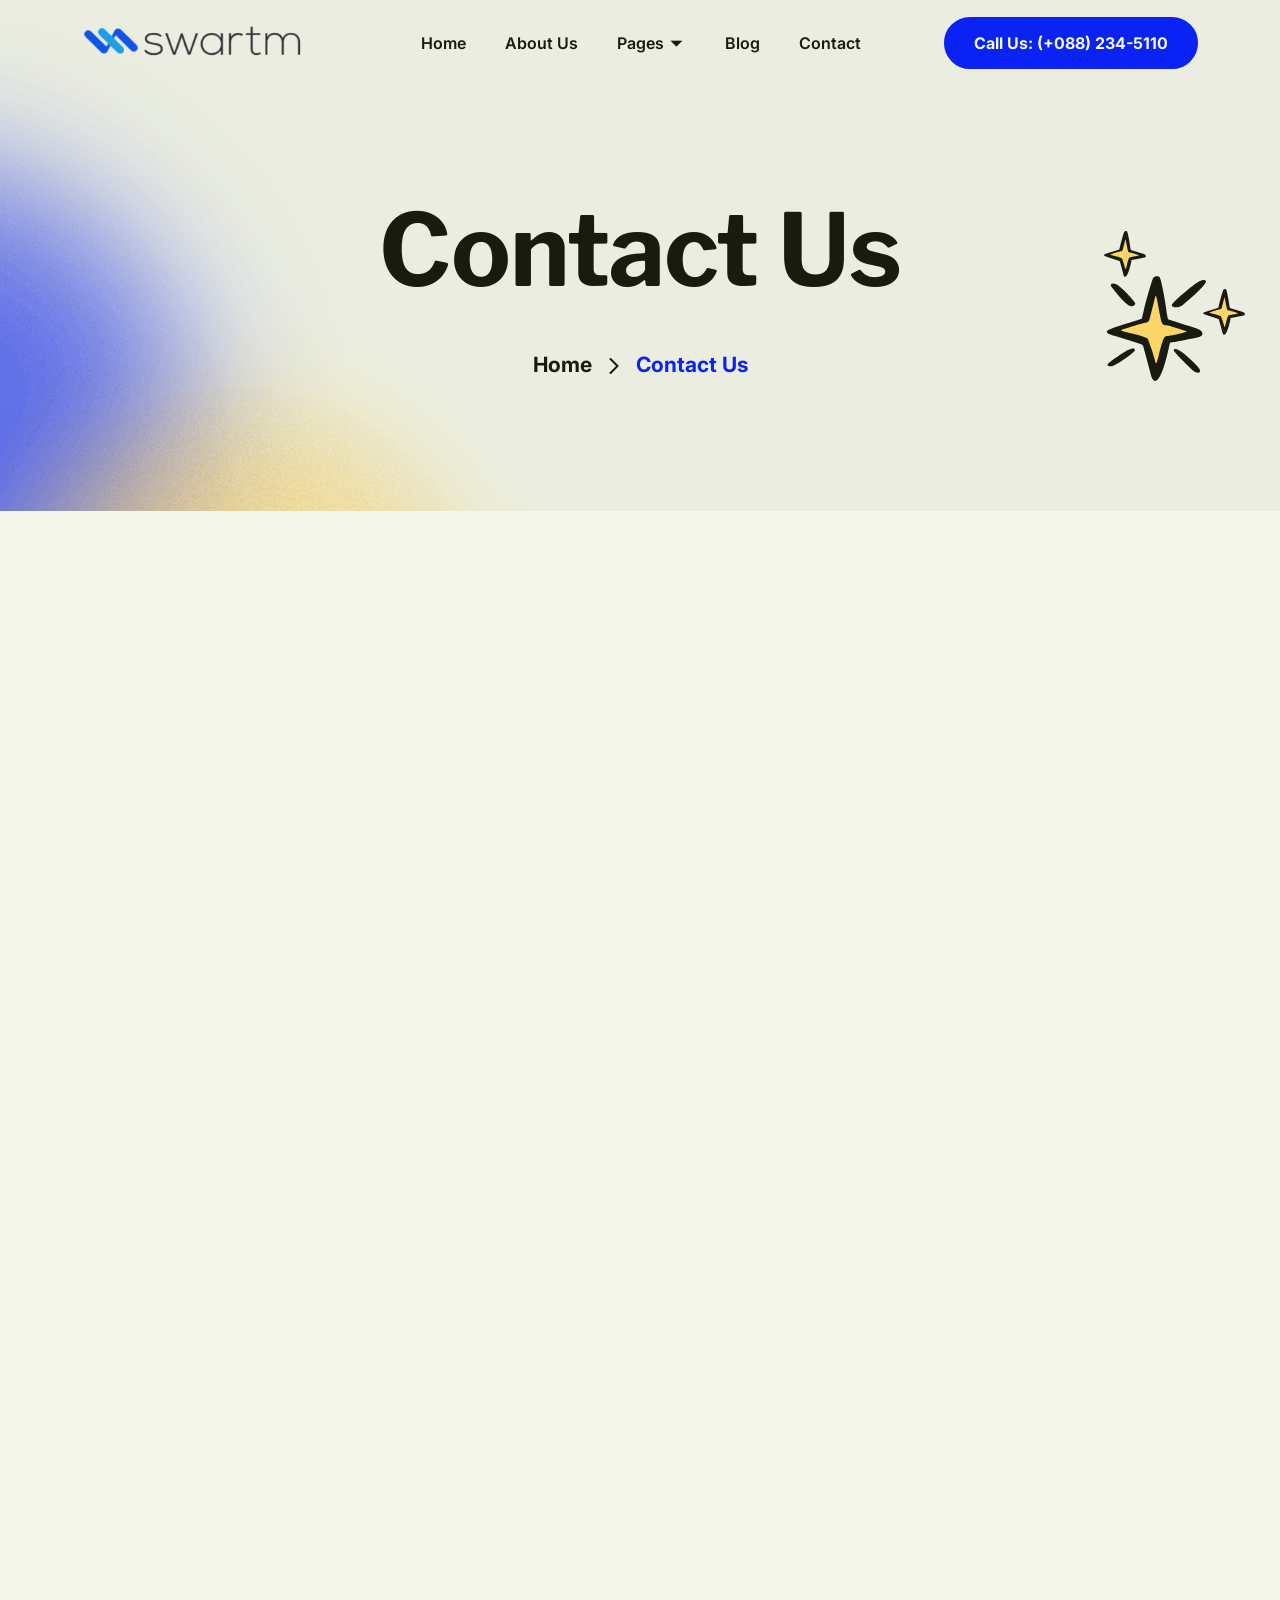
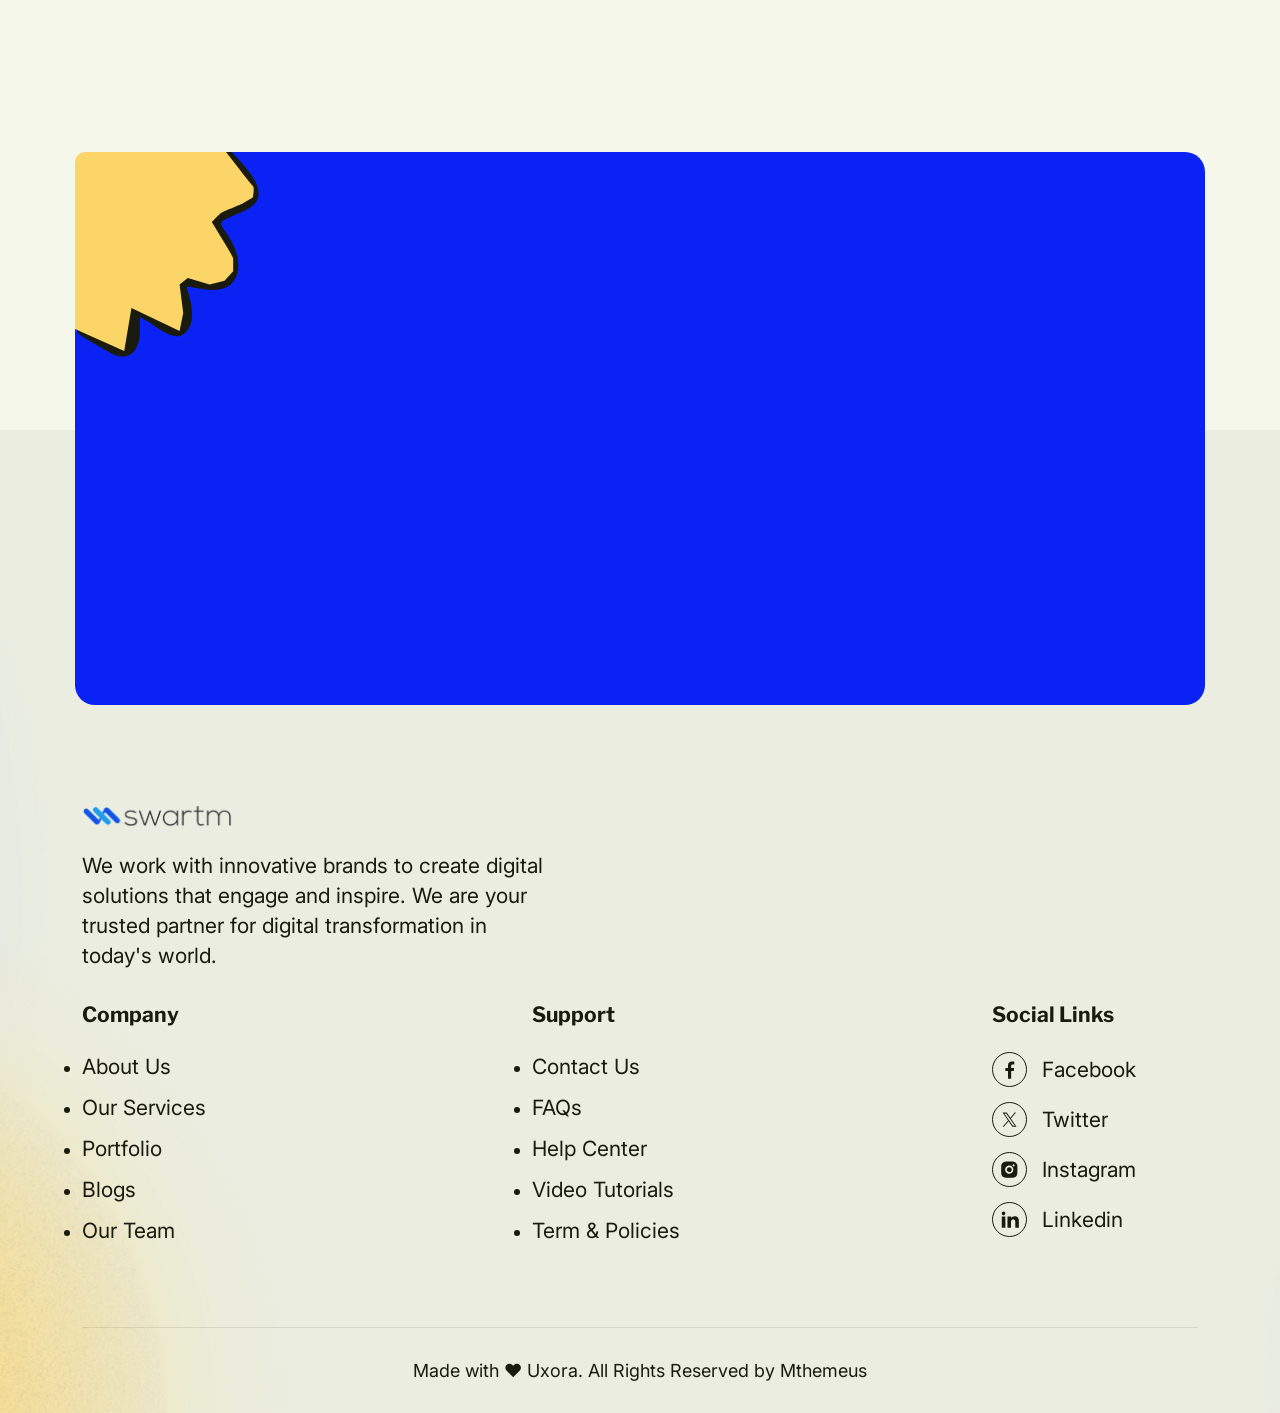
<file: contact-us.html>
<!DOCTYPE html>
<html lang="en">

<head>
  <meta charset="UTF-8">
  <meta http-equiv="X-UA-Compatible" content="IE=edge">
  <meta name="viewport" content="width=device-width, initial-scale=1.0">
  <title>Uxora - IT Solution & Technology Temaptle</title>

  <link rel="shortcut icon" href="assets/images/favicon.ico" type="image/x-icon">
  <link rel="icon" href="assets/images/favicon.ico" type="image/x-icon">
  <!--- End favicon-->

  <link href="https://fonts.googleapis.com/css2?family=Libre+Franklin:ital,wght@0,100..900;1,100..900&display=swap" rel="stylesheet">
  <link href="https://fonts.googleapis.com/css2?family=Inter:ital,opsz,wght@0,14..32,100..900;1,14..32,100..900&display=swap" rel="stylesheet">

  <!-- End google font  -->

  <link rel="stylesheet" href="assets/css/bootstrap.min.css">
  <link rel="stylesheet" href="assets/css/slick.css">
  <link rel="stylesheet" href="assets/css/remixicon.css">

  <!-- Code Editor  -->

  <link rel="stylesheet" href="assets/css/main.css">
  <link rel="stylesheet" href="assets/css/app.min.css">
</head>

<body>

  <div class="preloader">
    <div class="preloader-inner">
      <span></span>
      <span></span>
      <span></span>
      <span></span>
    </div>
  </div>
  <!-- End preloader -->


  <div class="progress-bar-container">
    <div class="progress-bar"></div>
  </div>

  <!-- progress circle -->
  <div class="paginacontainer">
    <div class="progress-wrap">
      <svg class="progress-circle svg-content" width="100%" height="100%" viewBox="-1 -1 102 102">
        <path d="M50,1 a49,49 0 0,1 0,98 a49,49 0 0,1 0,-98" />
      </svg>
      <div class="top-arrow">
        <svg width="12" height="20" viewBox="0 0 9 16" fill="none" xmlns="http://www.w3.org/2000/svg">
          <path d="M0.999999 1L8 8L1 15" stroke="#142D6F" stroke-width="2" stroke-linecap="round" stroke-linejoin="round" />
        </svg>
      </div>
    </div>
  </div>
  <!-- End All Js -->



  <!-- Mobile Menu -->
  <div class="uxora-menu-wrapper">
    <div class="uxora-menu-area text-center">
      <div class="uxora-menu-mobile-top">
        <div class="mobile-logo">
          <a href="index.html">
            <img src="assets/images/logo/swartm.png" width='220' alt="logo">
          </a>
        </div>
        <button class="uxora-menu-toggle mobile">
          <i class="ri-close-line"></i>
        </button>
      </div>
      <div class="uxora-mobile-menu">
        <ul>
          <li><a href="index.html">Home</a></li>
          <li><a href="about-us.html">About Us</a></li>
          <li class="menu-item-has-children">
            <a href="#">Pages</a>
            <ul class="sub-menu">
              <li><a href="service.html">Service</a></li>
              <li><a href="portfolio.html">Portfolio</a></li>
              <li><a href="team.html">Team</a></li>
              <li><a href="faq.html">Faq</a></li>
              <li><a href="pricing.html">Pricing</a></li>
            </ul>
          </li>
          <li><a href="blog.html">Blog</a></li>
          <li><a href="contact-us.html">Contact</a></li>
        </ul>
      </div>
      <div class="uxora-mobile-menu-btn">
        <a class="uxora-default-btn sm-size" href="contact-us.html">Get in Touch</a>
        <a class="uxora-default-btn sm-size" href="contact-us.html">Contact Us</a>
      </div>
    </div>
  </div>
  <!-- End mobile menu -->




  <header class="site-header uxora-header-section" id="sticky-menu">
    <div class="container">
      <div class="row gx-3 align-items-center justify-content-between">
        <div class="col-8 col-sm-auto ">
          <div class="header-logo">
            <a href="index.html">
              <img src="assets/images/logo/swartm.png" width='220' alt="logo">
            </a>
          </div>
        </div>
        <div class="col">
          <div class="uxora-main-menu-item">
            <nav class="main-menu menu-style1 d-none d-lg-block menu-left">
              <ul>
                <li><a href="index.html">Home</a></li>
                <li><a href="about-us.html">About Us</a></li>
                <li class="menu-item-has-children">
                  <a href="#">Pages</a>
                  <ul class="sub-menu">
                    <li><a href="service.html">Service</a></li>
                    <li><a href="portfolio.html">Portfolio</a></li>
                    <li><a href="team.html">Team</a></li>
                    <li><a href="faq.html">Faq</a></li>
                    <li><a href="pricing.html">Pricing</a></li>
                  </ul>
                </li>
                <li><a href="blog.html">Blog</a></li>
                <li><a href="contact-us.html">Contact</a></li>
              </ul>
            </nav>
          </div>
        </div>
        <div class="col-auto d-flex align-items-center">
          <a class="uxora-default-btn uxora-header-btn" href="tel:+088">Call Us: (+088) 234-5110</a>
          <div class="uxora-header-menu">
            <nav class="navbar site-navbar justify-content-between">
              <!-- Brand Logo-->
              <!-- mobile menu trigger -->
              <button class="uxora-menu-toggle d-inline-block d-lg-none">
                <span></span>
              </button>
              <!--/.Mobile Menu Hamburger Ends-->
            </nav>
          </div>
        </div>
      </div>
    </div>

  </header>



  <!-- End mobile menu -->

  <div class="breadcrumb-wrapper" style="background-image: url(assets/images/breadcrumbs/b1.png);">
    <div class="container">

      <div class="breadcrumb-content">
        <h1 class="breadcrumb-title">Contact Us</h1>
        <div class="breadcrumb-menu-wrapper">
          <div class="breadcrumb-menu-wrap">
            <div class="breadcrumb-menu">
              <ul>
                <li><a href="index.html">Home</a></li>
                <li><img src="assets/images/about/right-arrow.svg" alt="right-arrow"></li>
                <li aria-current="page">Contact Us</li>
              </ul>
            </div>
          </div>
        </div>
        <div class="uxora-breadcrumbs-shape">
          <img src="assets/images/testimonial/shape1.svg" alt="">
        </div>
      </div>

    </div>
  </div>
  <!-- End breadcrumb -->

  <div class="uxora-section-padding">
    <div class="container">
      <div class="uxora-section-title center" data-anime="onview: -100; targets: >*; translateY: [48, 0]; opacity: [0, 1]; easing: spring(1, 80, 10, 0); duration: 450; delay: anime.stagger(100, {start: 200});">
        <h2>Reach out and connect with us</h2>
      </div>
      <div class="row" data-anime="onview: -100; targets: >*; translateY: [48, 0]; opacity: [0, 1]; easing: spring(1, 80, 10, 0); duration: 450; delay: anime.stagger(100, {start: 400});">
        <div class="col-lg-4 d-flex align-items-center">
          <div class="uxora-contact-wraper">
            <div class="uxora-contact-info-wrap">
              <div class="uxora-contact-info-icon">
                <img src="assets/images/contact/call.svg" alt="">
              </div>
              <div class="uxora-contact-info-content">
                <h3>Call us directly</h3>
                <ul>
                  <li>
                    <a href="tel:+088">(+088) 234-5110</a>
                    <a href="tel:+088">(+088) 456-3217</a>
                  </li>
                </ul>
              </div>
            </div>
            <div class="uxora-contact-info-wrap">
              <div class="uxora-contact-info-icon">
                <img src="assets/images/contact/email.svg" alt="">
              </div>
              <div class="uxora-contact-info-content">
                <h3>Email us</h3>
                <ul>
                  <li>
                    <a href="mailto:example@gmail.com">example@gmail.com</a>
                    <a href="mailto:example@gmail.com">mthemeus@gmail.com</a>
                  </li>
                </ul>
              </div>
            </div>
            <div class="uxora-contact-info-wrap">
              <div class="uxora-contact-info-icon">
                <img src="assets/images/contact/call.svg" alt="">
              </div>
              <div class="uxora-contact-info-content">
                <h3>Our office address</h3>
                <ul>
                  <li>4132 Thornridge City, New York.</li>
                </ul>
              </div>
            </div>
          </div>
        </div>
        <div class="col-lg-8">
          <div class="uxora-contact-box box2">
            <p class="text">Fill in the form below and we will get back to you as soon as possible.</p>
            <form action="#">
              <div class="row">
                <div class="col-lg-6">
                  <div class="uxora-main-field field2">
                    <p>Your Name</p>
                    <input type="text" placeholder="Adam Smith">
                  </div>
                </div>
                <div class="col-lg-6">
                  <div class="uxora-main-field field2">
                    <p>Email Address</p>
                    <input type="text" placeholder="example@gmail.com">
                  </div>
                </div>
                <div class="col-lg-6">
                  <div class="uxora-main-field field2">
                    <p>Phone Number</p>
                    <input type="text" placeholder="+235-5678-9010">
                  </div>
                </div>
                <div class="col-lg-6">
                  <div class="uxora-main-field field2">
                    <p>Subject</p>
                    <input type="text" placeholder="Business">
                  </div>
                </div>
              </div>
              <p>Message</p>
              <div class="uxora-main-field-textarea textarea2">
                <textarea name="textarea" placeholder="Write your message here..."></textarea>
              </div>
              <button class="uxora-default-btn" type="button">Send Message</button>
            </form>
          </div>
        </div>
      </div>
    </div>
  </div>






  <!-- cta -->

  <div class="uxora-cta-section">
    <div class="uxora-cta-shape2">
      <img src="assets/images/cta/shape2.svg" alt="">
    </div>
    <div class="uxora-cta-shape1">
      <img src="assets/images/cta/shape3.svg" alt="">
    </div>
    <div class="uxora-cta-title" data-anime="onview: -100; targets: >*; translateY: [48, 0]; opacity: [0, 1]; easing: spring(1, 80, 10, 0); duration: 450; delay: anime.stagger(100, {start: 600});">
      <h2>Ready to make your brand legendary?</h2>
      <div class="uxora-cta-btn">
        <a class="uxora-default-btn outline-btn2" href="contact-us.html">Let's Talk</a>
        <a class="uxora-default-btn outline-btn2" href="pricing.html">View Pricing</a>
      </div>
      <div class="uxora-cta-shape3">
        <img src="assets/images/cta/shape1.png" alt="">
      </div>
    </div>
  </div>



  <!-- Footer  -->
  <footer class="uxora-footer-section section" style="background-image: url(assets/images/footer/footer-bg.png);">
    <div class="container">
      <div class="uxora-footer-one">
        <div class="row">
          <div class="col-xxl-4 col-xl-12 col-md-12">
            <div class="uxora-footer-textarea">
              <a href="index.html">
                <img src="assets/images/logo/swartm.png" width=150 alt="">
              </a>
              <p>We work with innovative brands to create digital solutions that engage and inspire. We are your trusted partner for digital transformation in today's world.</p>
            </div>
          </div>
          <div class="col-xxl-3 col-xl-4 col-md-4">
            <div class="uxora-footer-menu pl-100">
              <h5>Company</h5>
              <ul>
                <li>
                  <a href="about-us.html">About Us</a>
                </li>
                <li>
                  <a href="service.html">Our Services</a>
                </li>
                <li>
                  <a href="portfolio.html">Portfolio</a>
                </li>
                <li>
                  <a href="blog.html">Blogs</a>
                </li>
                <li>
                  <a href="team.html">Our Team</a>
                </li>
              </ul>
            </div>
          </div>
          <div class="col-xxl-2 col-xl-4 col-md-4">
            <div class="uxora-footer-menu pl-40">
              <h5>Support</h5>
              <ul>
                <li>
                  <a href="contact-us.html">Contact Us</a>
                </li>
                <li>
                  <a href="faq.html">FAQs</a>
                </li>
                <li>
                  <a href="contact-us.html">Help Center</a>
                </li>
                <li>
                  <a href="contact-us.html">Video Tutorials</a>
                </li>
                <li>
                  <a href="contact-us.html">Term & Policies</a>
                </li>
              </ul>
            </div>
          </div>
          <div class="col-xxl-3 col-xl-4 col-md-4">
            <div class="uxora-footer-menu2">
              <h5>Social Links</h5>
              <div class="uxora-social-wrap">
                <ul>
                  <li>
                    <a class="wrap" href="https://www.facebook.com">
                      <svg width="10" height="18" viewBox="0 0 9 17" fill="none" xmlns="http://www.w3.org/2000/svg">
                        <path d="M2.61987 16.7464V9.37041H0.137695V6.49583H2.61987V4.37591C2.61987 1.91577 4.12245 0.576172 6.31707 0.576172C7.36832 0.576172 8.27181 0.654439 8.53511 0.689422V3.26042L7.01302 3.26111C5.81946 3.26111 5.58836 3.82827 5.58836 4.66054V6.49583H8.43488L8.06426 9.37041H5.58836V16.7464H2.61987Z" fill="#181B0E" />
                      </svg>
                    </a>
                    <a class="wrap2" href="https://www.facebook.com">Facebook</a>
                  </li>
                  <li>
                    <a class="wrap" href="https://www.twitter.com">
                      <svg width="15" height="15" viewBox="0 0 16 16" fill="none" xmlns="http://www.w3.org/2000/svg">
                        <path d="M9.47743 6.98936L14.9996 0.570312H13.691L8.89613 6.14388L5.06647 0.570312H0.649414L6.44061 8.99854L0.649414 15.7299H1.95806L7.02158 9.84402L11.066 15.7299H15.483L9.47711 6.98936H9.47743ZM7.68506 9.0728L7.09829 8.23353L2.42958 1.55544H4.43959L8.20729 6.94488L8.79406 7.78414L13.6916 14.7896H11.6816L7.68506 9.07312V9.0728Z" fill="#181B0E" />
                      </svg>
                    </a>
                    <a class="wrap2" href="https://www.twitter.com">Twitter</a>
                  </li>
                  <li>
                    <a class="wrap" href="https://www.instagram.com">
                      <svg width="17" height="17" viewBox="0 0 18 18" fill="none" xmlns="http://www.w3.org/2000/svg">
                        <path d="M9.65632 0.561604C10.2832 0.559198 10.91 0.565498 11.5367 0.580502L11.7034 0.586515C11.8958 0.593387 12.0856 0.601977 12.315 0.612286C13.229 0.655236 13.8526 0.799551 14.3998 1.01173C14.9667 1.22992 15.4444 1.52542 15.922 2.00303C16.3587 2.4322 16.6967 2.95134 16.9124 3.52434C17.1246 4.07154 17.2689 4.69604 17.3119 5.61003C17.3222 5.83853 17.3308 6.02923 17.3376 6.22165L17.3428 6.3883C17.358 7.01468 17.3646 7.64125 17.3625 8.26782L17.3634 8.90865V10.034C17.3655 10.6608 17.3589 11.2877 17.3436 11.9143L17.3385 12.081C17.3316 12.2734 17.323 12.4632 17.3127 12.6926C17.2698 13.6066 17.1237 14.2302 16.9124 14.7774C16.6974 15.351 16.3593 15.8706 15.922 16.2996C15.4924 16.7363 14.973 17.0742 14.3998 17.29C13.8526 17.5022 13.229 17.6465 12.315 17.6895C12.0856 17.6998 11.8958 17.7084 11.7034 17.7153L11.5367 17.7204C10.91 17.7357 10.2832 17.7423 9.65632 17.7402L9.0155 17.741H7.89105C7.26419 17.7431 6.63734 17.7366 6.01067 17.7213L5.84402 17.7161C5.6401 17.7087 5.43622 17.7001 5.2324 17.6903C4.31841 17.6474 3.69476 17.5014 3.14671 17.29C2.57348 17.0747 2.05425 16.7367 1.6254 16.2996C1.1882 15.8703 0.8499 15.3509 0.634095 14.7774C0.421919 14.2302 0.277604 13.6066 0.234654 12.6926C0.225087 12.4888 0.216497 12.2849 0.208883 12.081L0.204588 11.9143C0.188751 11.2877 0.181592 10.6608 0.183113 10.034V8.26782C0.180715 7.64126 0.187015 7.01469 0.202011 6.3883L0.208024 6.22165C0.214896 6.02923 0.223487 5.83853 0.233795 5.61003C0.276745 4.69518 0.42106 4.0724 0.633236 3.52434C0.849169 2.95106 1.18813 2.43206 1.62626 2.00389C2.05481 1.56644 2.57372 1.22783 3.14671 1.01173C3.69476 0.799551 4.31755 0.655236 5.2324 0.612286L5.84402 0.586515L6.01067 0.58222C6.63704 0.566391 7.26361 0.559232 7.89019 0.560745L9.65632 0.561604ZM8.77326 4.85668C8.20416 4.84863 7.63915 4.95376 7.11104 5.16598C6.58294 5.37819 6.10228 5.69325 5.69699 6.09284C5.29171 6.49244 4.96988 6.96859 4.75022 7.49365C4.53056 8.0187 4.41744 8.58217 4.41744 9.15132C4.41744 9.72047 4.53056 10.2839 4.75022 10.809C4.96988 11.334 5.29171 11.8102 5.69699 12.2098C6.10228 12.6094 6.58294 12.9244 7.11104 13.1367C7.63915 13.3489 8.20416 13.454 8.77326 13.446C9.91238 13.446 11.0048 12.9934 11.8103 12.188C12.6158 11.3825 13.0683 10.29 13.0683 9.15089C13.0683 8.01176 12.6158 6.9193 11.8103 6.11381C11.0048 5.30833 9.91238 4.85668 8.77326 4.85668ZM8.77326 6.5747C9.11558 6.5684 9.45573 6.63037 9.77383 6.75699C10.0919 6.88362 10.3816 7.07237 10.626 7.31221C10.8703 7.55205 11.0644 7.83817 11.1969 8.15387C11.3294 8.46956 11.3977 8.8085 11.3978 9.15088C11.3978 9.49326 11.3297 9.83222 11.1972 10.148C11.0648 10.4637 10.8708 10.7499 10.6266 10.9898C10.3823 11.2297 10.0927 11.4186 9.77463 11.5453C9.45657 11.672 9.11644 11.7341 8.77411 11.7279C8.09064 11.7279 7.43516 11.4564 6.95187 10.9731C6.46858 10.4898 6.19707 9.83436 6.19707 9.15089C6.19707 8.46741 6.46858 7.81193 6.95187 7.32864C7.43516 6.84535 8.09064 6.57384 8.77411 6.57384L8.77326 6.5747ZM13.2831 3.56815C13.006 3.57925 12.7439 3.69714 12.5517 3.89713C12.3596 4.09713 12.2523 4.36372 12.2523 4.64106C12.2523 4.91841 12.3596 5.185 12.5517 5.38499C12.7439 5.58499 13.006 5.70288 13.2831 5.71397C13.5679 5.71397 13.841 5.60084 14.0423 5.39947C14.2437 5.1981 14.3568 4.92498 14.3568 4.6402C14.3568 4.35542 14.2437 4.08231 14.0423 3.88094C13.841 3.67956 13.5679 3.56644 13.2831 3.56644V3.56815Z" fill="#181B0E" />
                      </svg>
                    </a>
                    <a class="wrap2" href="https://www.instagram.com">Instagram</a>
                  </li>
                  <li>
                    <a class="wrap" href="https://www.linkedin.com/">
                      <svg width="18" height="17" viewBox="0 0 18 17" fill="none" xmlns="http://www.w3.org/2000/svg">
                        <path d="M4.31682 2.35804C4.31658 2.83452 4.12707 3.2914 3.78997 3.62816C3.45288 3.96492 2.99581 4.15397 2.51933 4.15373C2.04284 4.15349 1.58597 3.96398 1.24921 3.62689C0.912449 3.28979 0.723395 2.83273 0.723633 2.35624C0.723871 1.87976 0.913383 1.42288 1.25048 1.08612C1.58757 0.749364 2.04464 0.560309 2.52112 0.560547C2.99761 0.560785 3.45448 0.750297 3.79124 1.08739C4.128 1.42449 4.31706 1.88155 4.31682 2.35804ZM4.37072 5.48411H0.777531V16.7308H4.37072V5.48411ZM10.0479 5.48411H6.47273V16.7308H10.012V10.829C10.012 7.54121 14.2969 7.23579 14.2969 10.829V16.7308H17.8452V9.60729C17.8452 4.0648 11.5032 4.27141 10.012 6.99325L10.0479 5.48411Z" fill="#181B0E" />
                      </svg>
                    </a>
                    <a class="wrap2" href="https://www.linkedin.com/">Linkedin</a>
                  </li>
                </ul>
              </div>
            </div>
          </div>
        </div>
      </div>
      <div class="uxora-footer-bottom-text">
        <p>Made with ♥︎ Uxora. All Rights Reserved by Mthemeus</p>
      </div>
    </div>
  </footer>






  <!-- scripts -->
  <script src="assets/js/jquery-3.7.1.min.js"></script>
  <script src="assets/js/bootstrap.bundle.min.js"></script>
  <script src="assets/js/menu/menu.js"></script>
  <script src="assets/js/slick.js"></script>
  <script src="assets/js/anime.min.js"></script>
  <script src="assets/js/data-attr-helper.js"></script>
  <script src="assets/js/anime-helper.js"></script>
  <script src="assets/js/faq.js"></script>
  <script src="assets/js/isotope.pkgd.min.js"></script>
  <script src="assets/js/tabs-slider.js"></script>
  <script src="assets/js/app.js"></script>
</body>
</html>
</file>
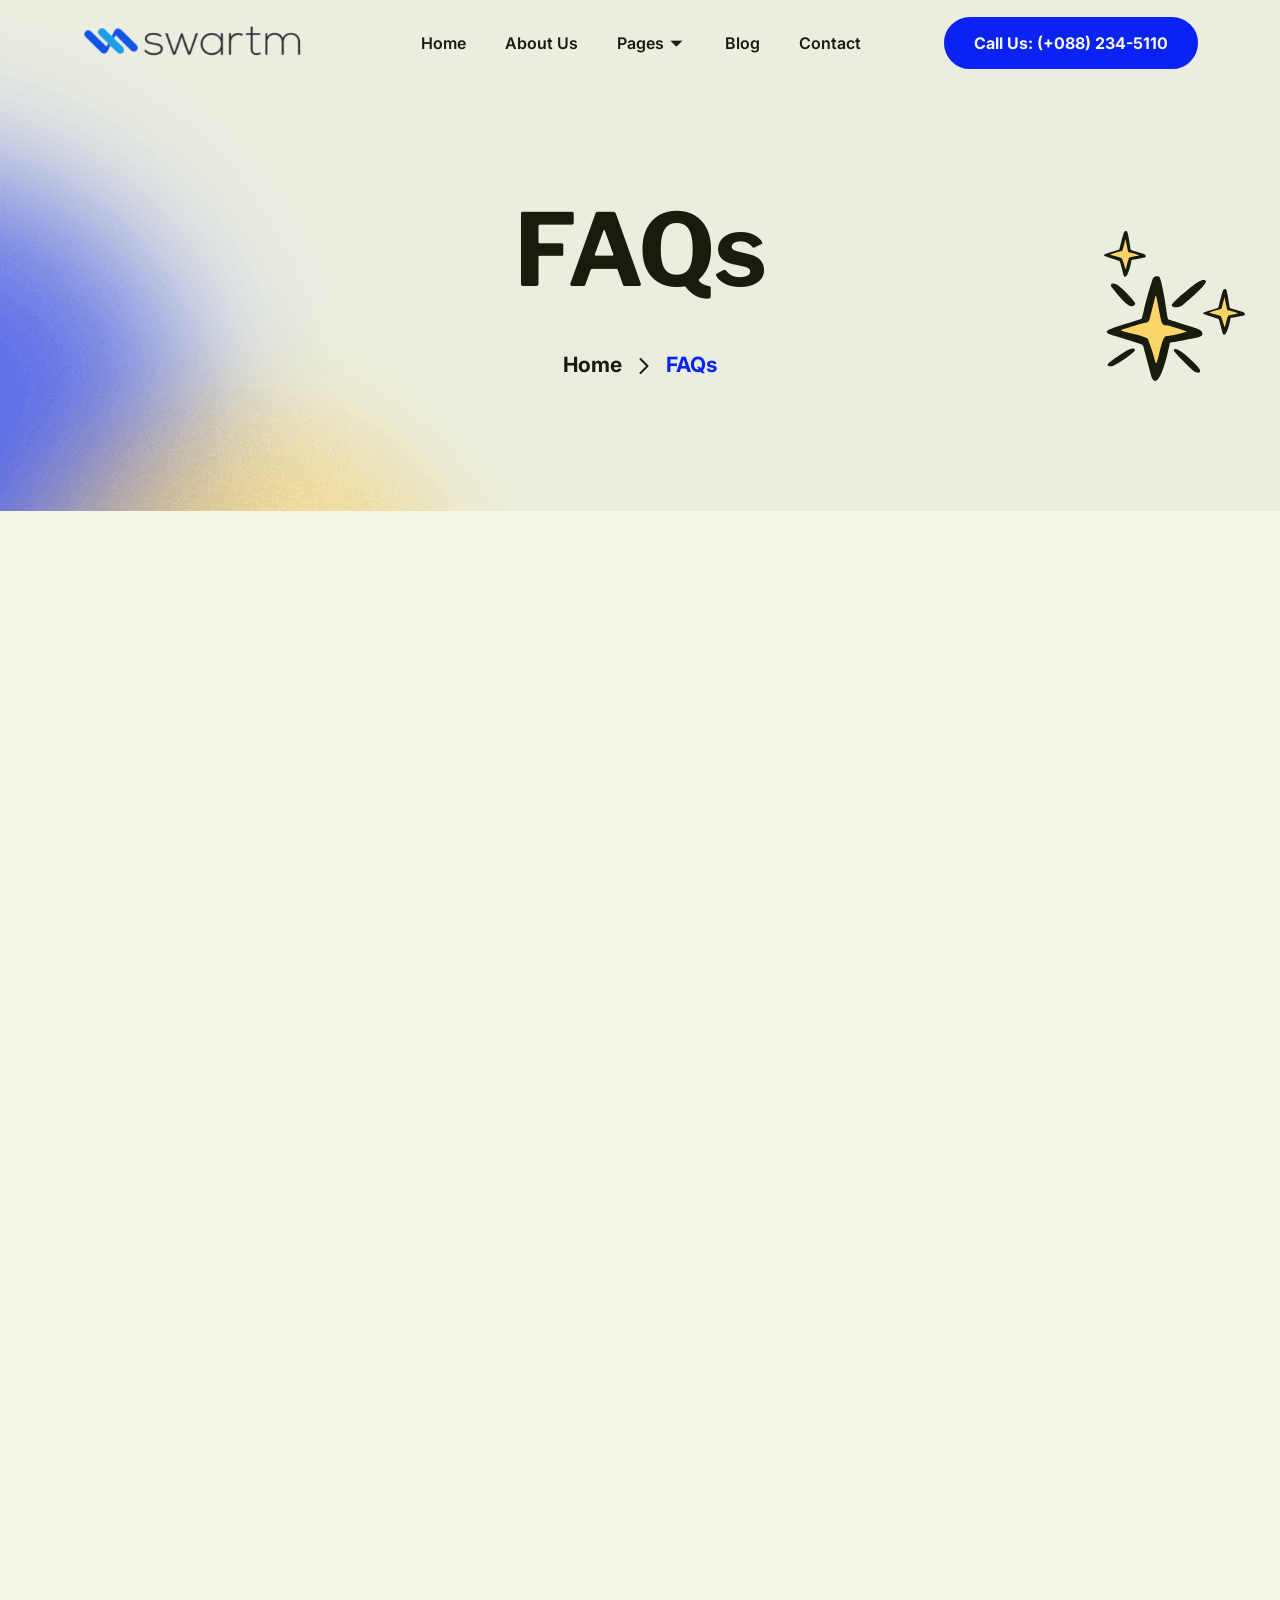
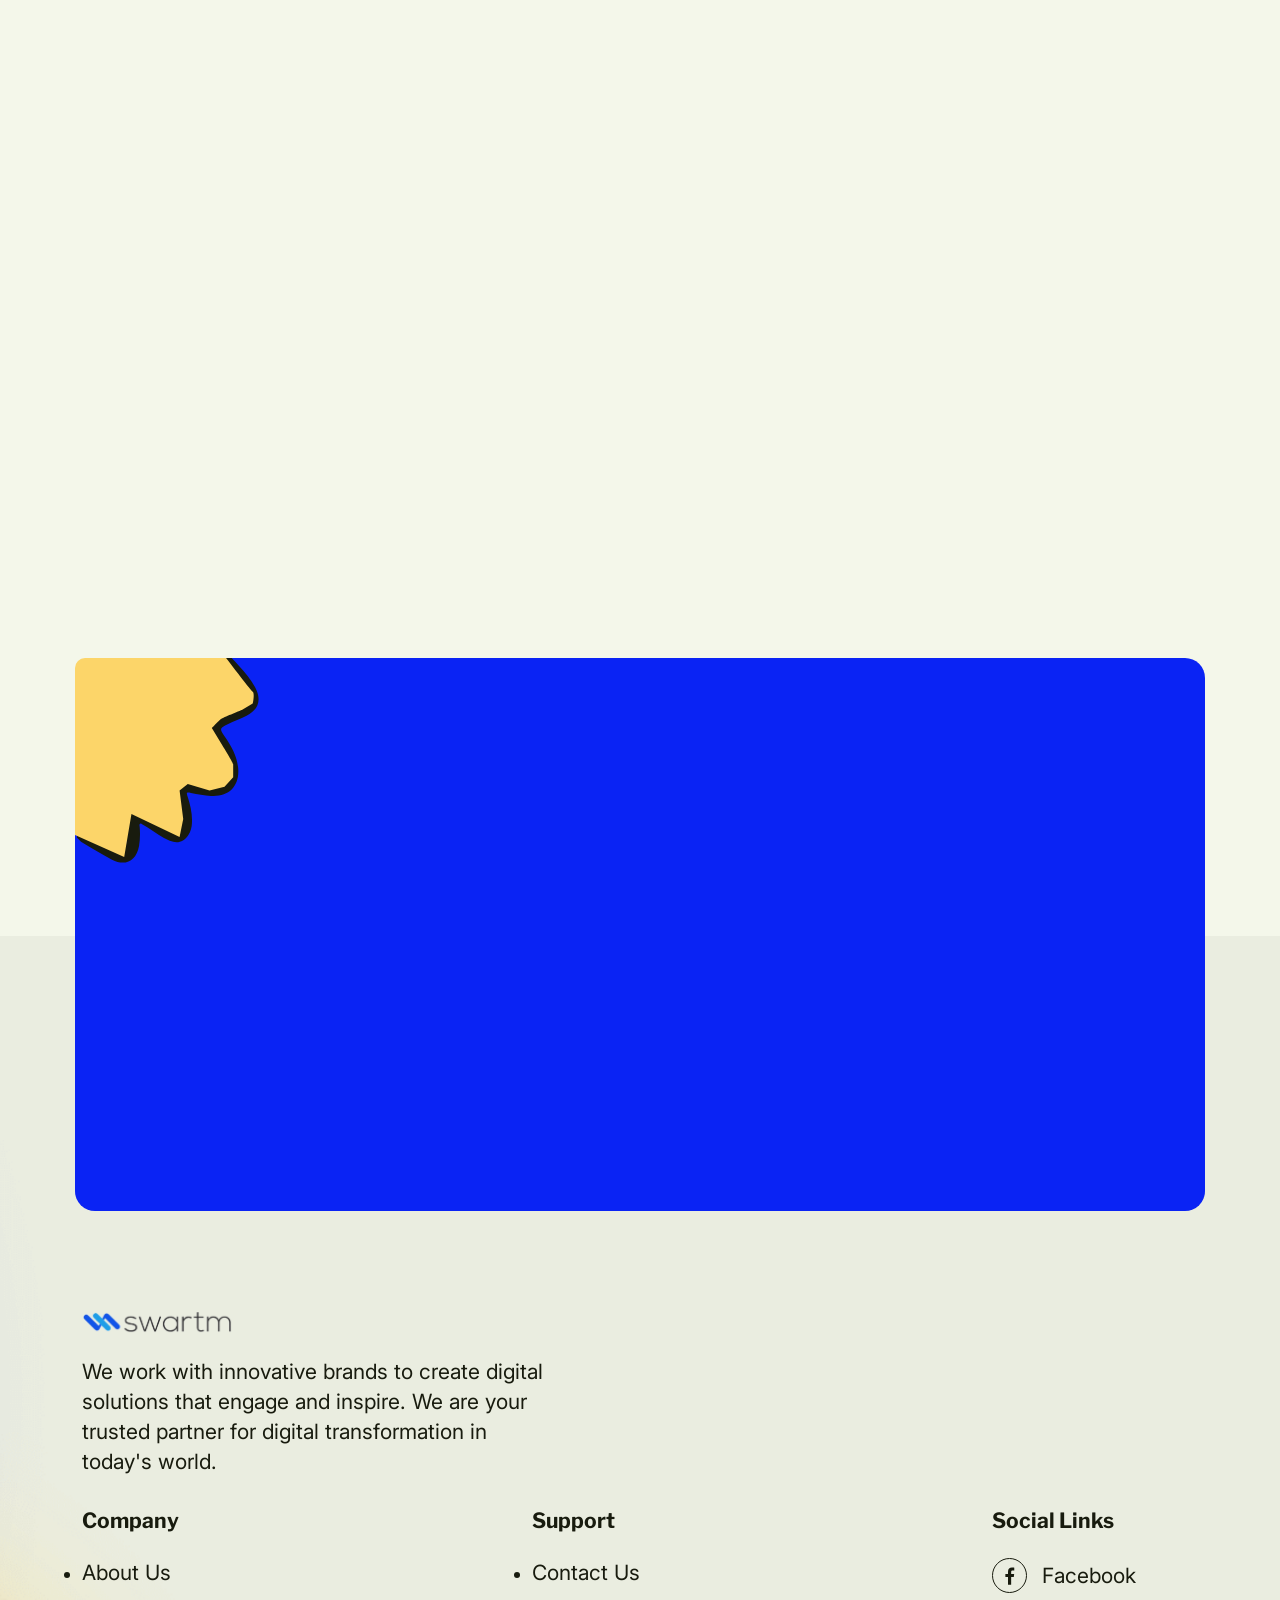
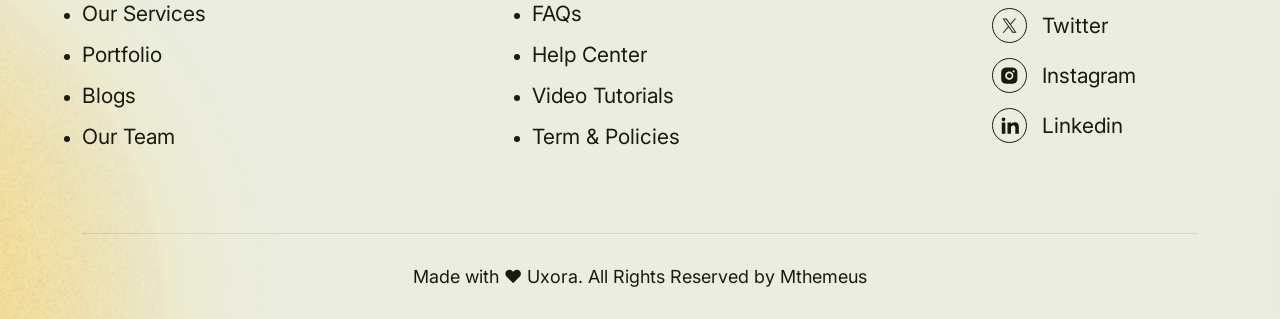
<file: faq.html>
<!DOCTYPE html>
<html lang="en">

<head>
  <meta charset="UTF-8">
  <meta http-equiv="X-UA-Compatible" content="IE=edge">
  <meta name="viewport" content="width=device-width, initial-scale=1.0">
  <title>Uxora - IT Solution & Technology Temaptle</title>

  <link rel="shortcut icon" href="assets/images/favicon.ico" type="image/x-icon">
  <link rel="icon" href="assets/images/favicon.ico" type="image/x-icon">
  <!--- End favicon-->

  <link href="https://fonts.googleapis.com/css2?family=Libre+Franklin:ital,wght@0,100..900;1,100..900&display=swap" rel="stylesheet">
  <link href="https://fonts.googleapis.com/css2?family=Inter:ital,opsz,wght@0,14..32,100..900;1,14..32,100..900&display=swap" rel="stylesheet">

  <!-- End google font  -->

  <link rel="stylesheet" href="assets/css/bootstrap.min.css">
  <link rel="stylesheet" href="assets/css/slick.css">
  <link rel="stylesheet" href="assets/css/remixicon.css">

  <!-- Code Editor  -->

  <link rel="stylesheet" href="assets/css/main.css">
  <link rel="stylesheet" href="assets/css/app.min.css">
</head>

<body>

  <div class="preloader">
    <div class="preloader-inner">
      <span></span>
      <span></span>
      <span></span>
      <span></span>
    </div>
  </div>
  <!-- End preloader -->

  <div class="progress-bar-container">
    <div class="progress-bar"></div>
  </div>

  <!-- progress circle -->
  <div class="paginacontainer">
    <div class="progress-wrap">
      <svg class="progress-circle svg-content" width="100%" height="100%" viewBox="-1 -1 102 102">
        <path d="M50,1 a49,49 0 0,1 0,98 a49,49 0 0,1 0,-98" />
      </svg>
      <div class="top-arrow">
        <svg width="12" height="20" viewBox="0 0 9 16" fill="none" xmlns="http://www.w3.org/2000/svg">
          <path d="M0.999999 1L8 8L1 15" stroke="#142D6F" stroke-width="2" stroke-linecap="round" stroke-linejoin="round" />
        </svg>
      </div>
    </div>
  </div>
  <!-- End All Js -->



  <!-- Mobile Menu -->
  <div class="uxora-menu-wrapper">
    <div class="uxora-menu-area text-center">
      <div class="uxora-menu-mobile-top">
        <div class="mobile-logo">
          <a href="index.html">
            <img src="assets/images/logo/logo-dark.svg" alt="logo">
          </a>
        </div>
        <button class="uxora-menu-toggle mobile">
          <i class="ri-close-line"></i>
        </button>
      </div>
      <div class="uxora-mobile-menu">
        <ul>
          <li><a href="index.html">Home</a></li>
          <li><a href="about-us.html">About Us</a></li>
          <li class="menu-item-has-children">
            <a href="#">Pages</a>
            <ul class="sub-menu">
              <li><a href="service.html">Service</a></li>
              <li><a href="portfolio.html">Portfolio</a></li>
              <li><a href="team.html">Team</a></li>
              <li><a href="faq.html">Faq</a></li>
              <li><a href="pricing.html">Pricing</a></li>
            </ul>
          </li>
          <li><a href="blog.html">Blog</a></li>
          <li><a href="contact-us.html">Contact</a></li>
        </ul>
      </div>
      <div class="uxora-mobile-menu-btn">
        <a class="uxora-default-btn sm-size" href="contact-us.html">Get in Touch</a>
        <a class="uxora-default-btn sm-size" href="contact-us.html">Contact Us</a>
      </div>
    </div>
  </div>
  <!-- End mobile menu -->




  <header class="site-header uxora-header-section" id="sticky-menu">
    <div class="container">
      <div class="row gx-3 align-items-center justify-content-between">
        <div class="col-8 col-sm-auto ">
          <div class="header-logo">
            <a href="index.html">
              <img src="assets/images/logo/swartm.png" width='220' alt="logo">
            </a>
          </div>
        </div>
        <div class="col">
          <div class="uxora-main-menu-item">
            <nav class="main-menu menu-style1 d-none d-lg-block menu-left">
              <ul>
                <li><a href="index.html">Home</a></li>
                <li><a href="about-us.html">About Us</a></li>
                <li class="menu-item-has-children">
                  <a href="#">Pages</a>
                  <ul class="sub-menu">
                    <li><a href="service.html">Service</a></li>
                    <li><a href="portfolio.html">Portfolio</a></li>
                    <li><a href="team.html">Team</a></li>
                    <li><a href="faq.html">Faq</a></li>
                    <li><a href="pricing.html">Pricing</a></li>
                  </ul>
                </li>
                <li><a href="blog.html">Blog</a></li>
                <li><a href="contact-us.html">Contact</a></li>
              </ul>
            </nav>
          </div>
        </div>
        <div class="col-auto d-flex align-items-center">
          <a class="uxora-default-btn uxora-header-btn" href="tel:+088">Call Us: (+088) 234-5110</a>
          <div class="uxora-header-menu">
            <nav class="navbar site-navbar justify-content-between">
              <!-- Brand Logo-->
              <!-- mobile menu trigger -->
              <button class="uxora-menu-toggle d-inline-block d-lg-none">
                <span></span>
              </button>
              <!--/.Mobile Menu Hamburger Ends-->
            </nav>
          </div>
        </div>
      </div>
    </div>

  </header>



  <!-- End mobile menu -->

  <div class="breadcrumb-wrapper" style="background-image: url(assets/images/breadcrumbs/b1.png);">
    <div class="container">

      <div class="breadcrumb-content">
        <h1 class="breadcrumb-title">FAQs</h1>
        <div class="breadcrumb-menu-wrapper">
          <div class="breadcrumb-menu-wrap">
            <div class="breadcrumb-menu">
              <ul>
                <li><a href="index.html">Home</a></li>
                <li><img src="assets/images/about/right-arrow.svg" alt="right-arrow"></li>
                <li aria-current="page">FAQs</li>
              </ul>
            </div>
          </div>
        </div>
        <div class="uxora-breadcrumbs-shape">
          <img src="assets/images/testimonial/shape1.svg" alt="">
        </div>
      </div>

    </div>
  </div>
  <!-- End breadcrumb -->




  <section class="uxora-section-padding uxora-tab-section">
    <div class="container">
      <div class="uxora-section-title center width-850" data-anime="onview: -100; targets: >*; translateY: [48, 0]; opacity: [0, 1]; easing: spring(1, 80, 10, 0); duration: 450; delay: anime.stagger(100, {start: 200});">
        <h2>These FAQs help clients learn about us</h2>
      </div>
      <div class="uxora-tab-wrap" data-anime="onview: -100; targets: >*; translateY: [48, 0]; opacity: [0, 1]; easing: spring(1, 80, 10, 0); duration: 450; delay: anime.stagger(100, {start: 400});">
        <ul class="tabs">
          <li class="tab-link current" data-tab="tab-1">General Questions</li>
          <li class="tab-link" data-tab="tab-2">Project & Process</li>
          <li class="tab-link" data-tab="tab-3">Pricing & Payment</li>
          <li class="tab-link" data-tab="tab-4">Communication</li>
        </ul>
        <div id="tab-1" class="uxora-tab-content current">
          <div class="uxora-faq-wrap1">
            <div class="uxora-faq-item open">
              <div class="uxora-faq-header">
                <h3>What services do you offer?</h3>
                <div class="uxora-active-icon">
                  <img class="plasicon" src="assets/images/faq/bottom.svg" alt="">
                </div>
              </div>
              <div class="uxora-faq-body">
                <p>We provide a range of services including website design and development, digital marketing, and more.</p>
              </div>
            </div>
            <div class="uxora-faq-item">
              <div class="uxora-faq-header">
                <h3>How do you tailor your services to my business needs?</h3>
                <div class="uxora-active-icon">
                  <img class="plasicon" src="assets/images/faq/bottom.svg" alt="">
                </div>
              </div>
              <div class="uxora-faq-body">
                <p>We start with an in-depth consultation to understand your goals, audience, and challenges. Then, we create a customized strategy to deliver results that align with your objectives.</p>
              </div>
            </div>
            <div class="uxora-faq-item">
              <div class="uxora-faq-header">
                <h3>What is your typical project timeline?</h3>
                <div class="uxora-active-icon">
                  <img class="plasicon" src="assets/images/faq/bottom.svg" alt="">
                </div>
              </div>
              <div class="uxora-faq-body">
                <p>Project timelines vary based on the scope and complexity. For example, website development can take 4-8 weeks, while ongoing marketing campaigns are managed monthly.</p>
              </div>
            </div>
            <div class="uxora-faq-item">
              <div class="uxora-faq-header">
                <h3>What is your process for starting a project?</h3>
                <div class="uxora-active-icon">
                  <img class="plasicon" src="assets/images/faq/bottom.svg" alt="">
                </div>
              </div>
              <div class="uxora-faq-body">
                <p>Our process involves three key steps: discovery and strategy, design and development, and launch and optimization. We ensure clear communication at every stage.</p>
              </div>
            </div>
            <div class="uxora-faq-item">
              <div class="uxora-faq-header">
                <h3>How much do your services cost?</h3>
                <div class="uxora-active-icon">
                  <img class="plasicon" src="assets/images/faq/bottom.svg" alt="">
                </div>
              </div>
              <div class="uxora-faq-body">
                <p>Costs depend on the project’s requirements. We’ll provide a detailed proposal after understanding your needs and goals.</p>
              </div>
            </div>
            <div class="uxora-faq-item">
              <div class="uxora-faq-header">
                <h3>Do you offer packages or custom pricing?</h3>
                <div class="uxora-active-icon">
                  <img class="plasicon" src="assets/images/faq/bottom.svg" alt="">
                </div>
              </div>
              <div class="uxora-faq-body">
                <p>We offer both! Clients can choose from predefined service packages or request custom pricing tailored to their specific needs. Typically, we require a deposit and for ongoing services, we bill monthly.</p>
              </div>
            </div>
            <div class="uxora-faq-item">
              <div class="uxora-faq-header">
                <h3>Do you provide ongoing support and updates?</h3>
                <div class="uxora-active-icon">
                  <img class="plasicon" src="assets/images/faq/bottom.svg" alt="">
                </div>
              </div>
              <div class="uxora-faq-body">
                <p>Yes, we offer maintenance packages to ensure your website and digital assets remain updated and secure.</p>
              </div>
            </div>
            <div class="uxora-faq-item">
              <div class="uxora-faq-header">
                <h3>Can I request changes after the project starts?</h3>
                <div class="uxora-active-icon">
                  <img class="plasicon" src="assets/images/faq/bottom.svg" alt="">
                </div>
              </div>
              <div class="uxora-faq-body">
                <p>Yes, we allow revisions at specific stages of the project. Major changes may incur additional costs.</p>
              </div>
            </div>
          </div>
        </div>
        <div id="tab-2" class="uxora-tab-content">
          <div class="uxora-faq-wrap1">
            <div class="uxora-faq-item open">
              <div class="uxora-faq-header">
                <h3>How do you tailor your services to my business needs?</h3>
                <div class="uxora-active-icon">
                  <img class="plasicon" src="assets/images/faq/bottom.svg" alt="">
                </div>
              </div>
              <div class="uxora-faq-body">
                <p>We start with an in-depth consultation to understand your goals, audience, and challenges. Then, we create a customized strategy to deliver results that align with your objectives.</p>
              </div>
            </div>
            <div class="uxora-faq-item">
              <div class="uxora-faq-header">
                <h3>What is your typical project timeline?</h3>
                <div class="uxora-active-icon">
                  <img class="plasicon" src="assets/images/faq/bottom.svg" alt="">
                </div>
              </div>
              <div class="uxora-faq-body">
                <p>Project timelines vary based on the scope and complexity. For example, website development can take 4-8 weeks, while ongoing marketing campaigns are managed monthly.</p>
              </div>
            </div>
            <div class="uxora-faq-item">
              <div class="uxora-faq-header">
                <h3>What is your process for starting a project?</h3>
                <div class="uxora-active-icon">
                  <img class="plasicon" src="assets/images/faq/bottom.svg" alt="">
                </div>
              </div>
              <div class="uxora-faq-body">
                <p>Our process involves three key steps: discovery and strategy, design and development, and launch and optimization. We ensure clear communication at every stage.</p>
              </div>
            </div>
            <div class="uxora-faq-item">
              <div class="uxora-faq-header">
                <h3>How much do your services cost?</h3>
                <div class="uxora-active-icon">
                  <img class="plasicon" src="assets/images/faq/bottom.svg" alt="">
                </div>
              </div>
              <div class="uxora-faq-body">
                <p>Costs depend on the project’s requirements. We’ll provide a detailed proposal after understanding your needs and goals.</p>
              </div>
            </div>
          </div>
        </div>
        <div id="tab-3" class="uxora-tab-content">
          <div class="uxora-faq-wrap1">
            <div class="uxora-faq-item open">
              <div class="uxora-faq-header">
                <h3>What is your process for starting a project?</h3>
                <div class="uxora-active-icon">
                  <img class="plasicon" src="assets/images/faq/bottom.svg" alt="">
                </div>
              </div>
              <div class="uxora-faq-body">
                <p>Our process involves three key steps: discovery and strategy, design and development, and launch and optimization. We ensure clear communication at every stage.</p>
              </div>
            </div>
            <div class="uxora-faq-item">
              <div class="uxora-faq-header">
                <h3>How much do your services cost?</h3>
                <div class="uxora-active-icon">
                  <img class="plasicon" src="assets/images/faq/bottom.svg" alt="">
                </div>
              </div>
              <div class="uxora-faq-body">
                <p>Costs depend on the project’s requirements. We’ll provide a detailed proposal after understanding your needs and goals.</p>
              </div>
            </div>
            <div class="uxora-faq-item">
              <div class="uxora-faq-header">
                <h3>Do you offer packages or custom pricing?</h3>
                <div class="uxora-active-icon">
                  <img class="plasicon" src="assets/images/faq/bottom.svg" alt="">
                </div>
              </div>
              <div class="uxora-faq-body">
                <p>We offer both! Clients can choose from predefined service packages or request custom pricing tailored to their specific needs. Typically, we require a deposit and for ongoing services, we bill monthly.</p>
              </div>
            </div>
            <div class="uxora-faq-item">
              <div class="uxora-faq-header">
                <h3>Do you provide ongoing support and updates?</h3>
                <div class="uxora-active-icon">
                  <img class="plasicon" src="assets/images/faq/bottom.svg" alt="">
                </div>
              </div>
              <div class="uxora-faq-body">
                <p>Yes, we offer maintenance packages to ensure your website and digital assets remain updated and secure.</p>
              </div>
            </div>
            <div class="uxora-faq-item">
              <div class="uxora-faq-header">
                <h3>Can I request changes after the project starts?</h3>
                <div class="uxora-active-icon">
                  <img class="plasicon" src="assets/images/faq/bottom.svg" alt="">
                </div>
              </div>
              <div class="uxora-faq-body">
                <p>Yes, we allow revisions at specific stages of the project. Major changes may incur additional costs.</p>
              </div>
            </div>
          </div>
        </div>
        <div id="tab-4" class="uxora-tab-content">
          <div class="uxora-faq-wrap1">
            <div class="uxora-faq-item open">
              <div class="uxora-faq-header">
                <h3>What is your typical project timeline?</h3>
                <div class="uxora-active-icon">
                  <img class="plasicon" src="assets/images/faq/bottom.svg" alt="">
                </div>
              </div>
              <div class="uxora-faq-body">
                <p>Project timelines vary based on the scope and complexity. For example, website development can take 4-8 weeks, while ongoing marketing campaigns are managed monthly.</p>
              </div>
            </div>
            <div class="uxora-faq-item">
              <div class="uxora-faq-header">
                <h3>What is your process for starting a project?</h3>
                <div class="uxora-active-icon">
                  <img class="plasicon" src="assets/images/faq/bottom.svg" alt="">
                </div>
              </div>
              <div class="uxora-faq-body">
                <p>Our process involves three key steps: discovery and strategy, design and development, and launch and optimization. We ensure clear communication at every stage.</p>
              </div>
            </div>
            <div class="uxora-faq-item">
              <div class="uxora-faq-header">
                <h3>How much do your services cost?</h3>
                <div class="uxora-active-icon">
                  <img class="plasicon" src="assets/images/faq/bottom.svg" alt="">
                </div>
              </div>
              <div class="uxora-faq-body">
                <p>Costs depend on the project’s requirements. We’ll provide a detailed proposal after understanding your needs and goals.</p>
              </div>
            </div>
            <div class="uxora-faq-item">
              <div class="uxora-faq-header">
                <h3>How do you tailor your services to my business needs?</h3>
                <div class="uxora-active-icon">
                  <img class="plasicon" src="assets/images/faq/bottom.svg" alt="">
                </div>
              </div>
              <div class="uxora-faq-body">
                <p>We start with an in-depth consultation to understand your goals, audience, and challenges. Then, we create a customized strategy to deliver results that align with your objectives.</p>
              </div>
            </div>
          </div>
        </div>
      </div>
    </div>
  </section>
  <!-- end tab -->



  <!-- cta -->

  <div class="uxora-cta-section">
    <div class="uxora-cta-shape2">
      <img src="assets/images/cta/shape2.svg" alt="">
    </div>
    <div class="uxora-cta-shape1">
      <img src="assets/images/cta/shape3.svg" alt="">
    </div>
    <div class="uxora-cta-title" data-anime="onview: -100; targets: >*; translateY: [48, 0]; opacity: [0, 1]; easing: spring(1, 80, 10, 0); duration: 450; delay: anime.stagger(100, {start: 600});">
      <h2>Ready to make your brand legendary?</h2>
      <div class="uxora-cta-btn">
        <a class="uxora-default-btn outline-btn2" href="contact-us.html">Let's Talk</a>
        <a class="uxora-default-btn outline-btn2" href="pricing.html">View Pricing</a>
      </div>
      <div class="uxora-cta-shape3">
        <img src="assets/images/cta/shape1.png" alt="">
      </div>
    </div>
  </div>



  <!-- Footer  -->
  <footer class="uxora-footer-section section" style="background-image: url(assets/images/footer/footer-bg.png);">
    <div class="container">
      <div class="uxora-footer-one">
        <div class="row">
          <div class="col-xxl-4 col-xl-12 col-md-12">
            <div class="uxora-footer-textarea">
              <a href="index.html">
                <img src="assets/images/logo/swartm.png" width=150 alt="">
              </a>
              <p>We work with innovative brands to create digital solutions that engage and inspire. We are your trusted partner for digital transformation in today's world.</p>
            </div>
          </div>
          <div class="col-xxl-3 col-xl-4 col-md-4">
            <div class="uxora-footer-menu pl-100">
              <h5>Company</h5>
              <ul>
                <li>
                  <a href="about-us.html">About Us</a>
                </li>
                <li>
                  <a href="service.html">Our Services</a>
                </li>
                <li>
                  <a href="portfolio.html">Portfolio</a>
                </li>
                <li>
                  <a href="blog.html">Blogs</a>
                </li>
                <li>
                  <a href="team.html">Our Team</a>
                </li>
              </ul>
            </div>
          </div>
          <div class="col-xxl-2 col-xl-4 col-md-4">
            <div class="uxora-footer-menu pl-40">
              <h5>Support</h5>
              <ul>
                <li>
                  <a href="contact-us.html">Contact Us</a>
                </li>
                <li>
                  <a href="faq.html">FAQs</a>
                </li>
                <li>
                  <a href="contact-us.html">Help Center</a>
                </li>
                <li>
                  <a href="contact-us.html">Video Tutorials</a>
                </li>
                <li>
                  <a href="contact-us.html">Term & Policies</a>
                </li>
              </ul>
            </div>
          </div>
          <div class="col-xxl-3 col-xl-4 col-md-4">
            <div class="uxora-footer-menu2">
              <h5>Social Links</h5>
              <div class="uxora-social-wrap">
                <ul>
                  <li>
                    <a class="wrap" href="https://www.facebook.com">
                      <svg width="10" height="18" viewBox="0 0 9 17" fill="none" xmlns="http://www.w3.org/2000/svg">
                        <path d="M2.61987 16.7464V9.37041H0.137695V6.49583H2.61987V4.37591C2.61987 1.91577 4.12245 0.576172 6.31707 0.576172C7.36832 0.576172 8.27181 0.654439 8.53511 0.689422V3.26042L7.01302 3.26111C5.81946 3.26111 5.58836 3.82827 5.58836 4.66054V6.49583H8.43488L8.06426 9.37041H5.58836V16.7464H2.61987Z" fill="#181B0E" />
                      </svg>
                    </a>
                    <a class="wrap2" href="https://www.facebook.com">Facebook</a>
                  </li>
                  <li>
                    <a class="wrap" href="https://www.twitter.com">
                      <svg width="15" height="15" viewBox="0 0 16 16" fill="none" xmlns="http://www.w3.org/2000/svg">
                        <path d="M9.47743 6.98936L14.9996 0.570312H13.691L8.89613 6.14388L5.06647 0.570312H0.649414L6.44061 8.99854L0.649414 15.7299H1.95806L7.02158 9.84402L11.066 15.7299H15.483L9.47711 6.98936H9.47743ZM7.68506 9.0728L7.09829 8.23353L2.42958 1.55544H4.43959L8.20729 6.94488L8.79406 7.78414L13.6916 14.7896H11.6816L7.68506 9.07312V9.0728Z" fill="#181B0E" />
                      </svg>
                    </a>
                    <a class="wrap2" href="https://www.twitter.com">Twitter</a>
                  </li>
                  <li>
                    <a class="wrap" href="https://www.instagram.com">
                      <svg width="17" height="17" viewBox="0 0 18 18" fill="none" xmlns="http://www.w3.org/2000/svg">
                        <path d="M9.65632 0.561604C10.2832 0.559198 10.91 0.565498 11.5367 0.580502L11.7034 0.586515C11.8958 0.593387 12.0856 0.601977 12.315 0.612286C13.229 0.655236 13.8526 0.799551 14.3998 1.01173C14.9667 1.22992 15.4444 1.52542 15.922 2.00303C16.3587 2.4322 16.6967 2.95134 16.9124 3.52434C17.1246 4.07154 17.2689 4.69604 17.3119 5.61003C17.3222 5.83853 17.3308 6.02923 17.3376 6.22165L17.3428 6.3883C17.358 7.01468 17.3646 7.64125 17.3625 8.26782L17.3634 8.90865V10.034C17.3655 10.6608 17.3589 11.2877 17.3436 11.9143L17.3385 12.081C17.3316 12.2734 17.323 12.4632 17.3127 12.6926C17.2698 13.6066 17.1237 14.2302 16.9124 14.7774C16.6974 15.351 16.3593 15.8706 15.922 16.2996C15.4924 16.7363 14.973 17.0742 14.3998 17.29C13.8526 17.5022 13.229 17.6465 12.315 17.6895C12.0856 17.6998 11.8958 17.7084 11.7034 17.7153L11.5367 17.7204C10.91 17.7357 10.2832 17.7423 9.65632 17.7402L9.0155 17.741H7.89105C7.26419 17.7431 6.63734 17.7366 6.01067 17.7213L5.84402 17.7161C5.6401 17.7087 5.43622 17.7001 5.2324 17.6903C4.31841 17.6474 3.69476 17.5014 3.14671 17.29C2.57348 17.0747 2.05425 16.7367 1.6254 16.2996C1.1882 15.8703 0.8499 15.3509 0.634095 14.7774C0.421919 14.2302 0.277604 13.6066 0.234654 12.6926C0.225087 12.4888 0.216497 12.2849 0.208883 12.081L0.204588 11.9143C0.188751 11.2877 0.181592 10.6608 0.183113 10.034V8.26782C0.180715 7.64126 0.187015 7.01469 0.202011 6.3883L0.208024 6.22165C0.214896 6.02923 0.223487 5.83853 0.233795 5.61003C0.276745 4.69518 0.42106 4.0724 0.633236 3.52434C0.849169 2.95106 1.18813 2.43206 1.62626 2.00389C2.05481 1.56644 2.57372 1.22783 3.14671 1.01173C3.69476 0.799551 4.31755 0.655236 5.2324 0.612286L5.84402 0.586515L6.01067 0.58222C6.63704 0.566391 7.26361 0.559232 7.89019 0.560745L9.65632 0.561604ZM8.77326 4.85668C8.20416 4.84863 7.63915 4.95376 7.11104 5.16598C6.58294 5.37819 6.10228 5.69325 5.69699 6.09284C5.29171 6.49244 4.96988 6.96859 4.75022 7.49365C4.53056 8.0187 4.41744 8.58217 4.41744 9.15132C4.41744 9.72047 4.53056 10.2839 4.75022 10.809C4.96988 11.334 5.29171 11.8102 5.69699 12.2098C6.10228 12.6094 6.58294 12.9244 7.11104 13.1367C7.63915 13.3489 8.20416 13.454 8.77326 13.446C9.91238 13.446 11.0048 12.9934 11.8103 12.188C12.6158 11.3825 13.0683 10.29 13.0683 9.15089C13.0683 8.01176 12.6158 6.9193 11.8103 6.11381C11.0048 5.30833 9.91238 4.85668 8.77326 4.85668ZM8.77326 6.5747C9.11558 6.5684 9.45573 6.63037 9.77383 6.75699C10.0919 6.88362 10.3816 7.07237 10.626 7.31221C10.8703 7.55205 11.0644 7.83817 11.1969 8.15387C11.3294 8.46956 11.3977 8.8085 11.3978 9.15088C11.3978 9.49326 11.3297 9.83222 11.1972 10.148C11.0648 10.4637 10.8708 10.7499 10.6266 10.9898C10.3823 11.2297 10.0927 11.4186 9.77463 11.5453C9.45657 11.672 9.11644 11.7341 8.77411 11.7279C8.09064 11.7279 7.43516 11.4564 6.95187 10.9731C6.46858 10.4898 6.19707 9.83436 6.19707 9.15089C6.19707 8.46741 6.46858 7.81193 6.95187 7.32864C7.43516 6.84535 8.09064 6.57384 8.77411 6.57384L8.77326 6.5747ZM13.2831 3.56815C13.006 3.57925 12.7439 3.69714 12.5517 3.89713C12.3596 4.09713 12.2523 4.36372 12.2523 4.64106C12.2523 4.91841 12.3596 5.185 12.5517 5.38499C12.7439 5.58499 13.006 5.70288 13.2831 5.71397C13.5679 5.71397 13.841 5.60084 14.0423 5.39947C14.2437 5.1981 14.3568 4.92498 14.3568 4.6402C14.3568 4.35542 14.2437 4.08231 14.0423 3.88094C13.841 3.67956 13.5679 3.56644 13.2831 3.56644V3.56815Z" fill="#181B0E" />
                      </svg>
                    </a>
                    <a class="wrap2" href="https://www.instagram.com">Instagram</a>
                  </li>
                  <li>
                    <a class="wrap" href="https://www.linkedin.com/">
                      <svg width="18" height="17" viewBox="0 0 18 17" fill="none" xmlns="http://www.w3.org/2000/svg">
                        <path d="M4.31682 2.35804C4.31658 2.83452 4.12707 3.2914 3.78997 3.62816C3.45288 3.96492 2.99581 4.15397 2.51933 4.15373C2.04284 4.15349 1.58597 3.96398 1.24921 3.62689C0.912449 3.28979 0.723395 2.83273 0.723633 2.35624C0.723871 1.87976 0.913383 1.42288 1.25048 1.08612C1.58757 0.749364 2.04464 0.560309 2.52112 0.560547C2.99761 0.560785 3.45448 0.750297 3.79124 1.08739C4.128 1.42449 4.31706 1.88155 4.31682 2.35804ZM4.37072 5.48411H0.777531V16.7308H4.37072V5.48411ZM10.0479 5.48411H6.47273V16.7308H10.012V10.829C10.012 7.54121 14.2969 7.23579 14.2969 10.829V16.7308H17.8452V9.60729C17.8452 4.0648 11.5032 4.27141 10.012 6.99325L10.0479 5.48411Z" fill="#181B0E" />
                      </svg>
                    </a>
                    <a class="wrap2" href="https://www.linkedin.com/">Linkedin</a>
                  </li>
                </ul>
              </div>
            </div>
          </div>
        </div>
      </div>
      <div class="uxora-footer-bottom-text">
        <p>Made with ♥︎ Uxora. All Rights Reserved by Mthemeus</p>
      </div>
    </div>
  </footer>






  <!-- scripts -->
  <script src="assets/js/jquery-3.7.1.min.js"></script>
  <script src="assets/js/bootstrap.bundle.min.js"></script>
  <script src="assets/js/menu/menu.js"></script>
  <script src="assets/js/slick.js"></script>
  <script src="assets/js/anime.min.js"></script>
  <script src="assets/js/data-attr-helper.js"></script>
  <script src="assets/js/anime-helper.js"></script>
  <script src="assets/js/faq.js"></script>
  <script src="assets/js/isotope.pkgd.min.js"></script>
  <script src="assets/js/tabs-slider.js"></script>
  <script src="assets/js/app.js"></script>
</body>
</html>
</file>
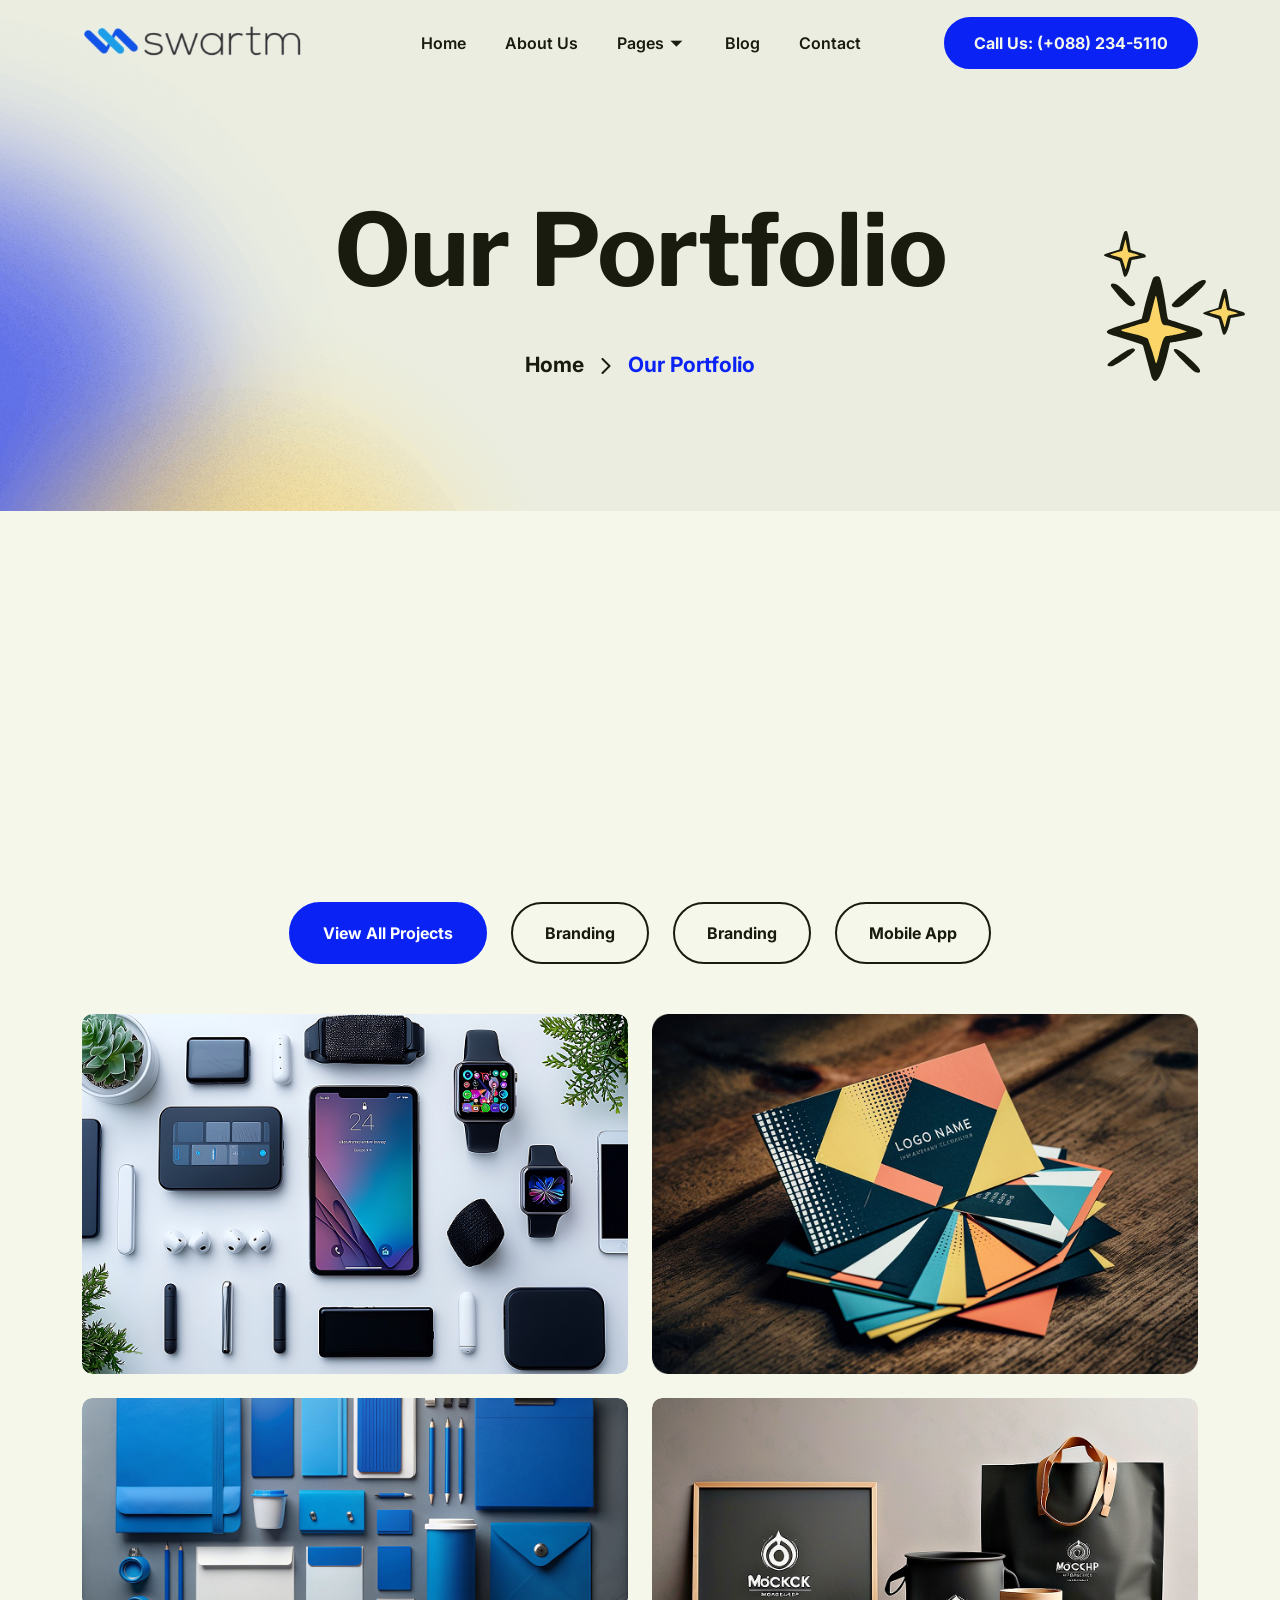
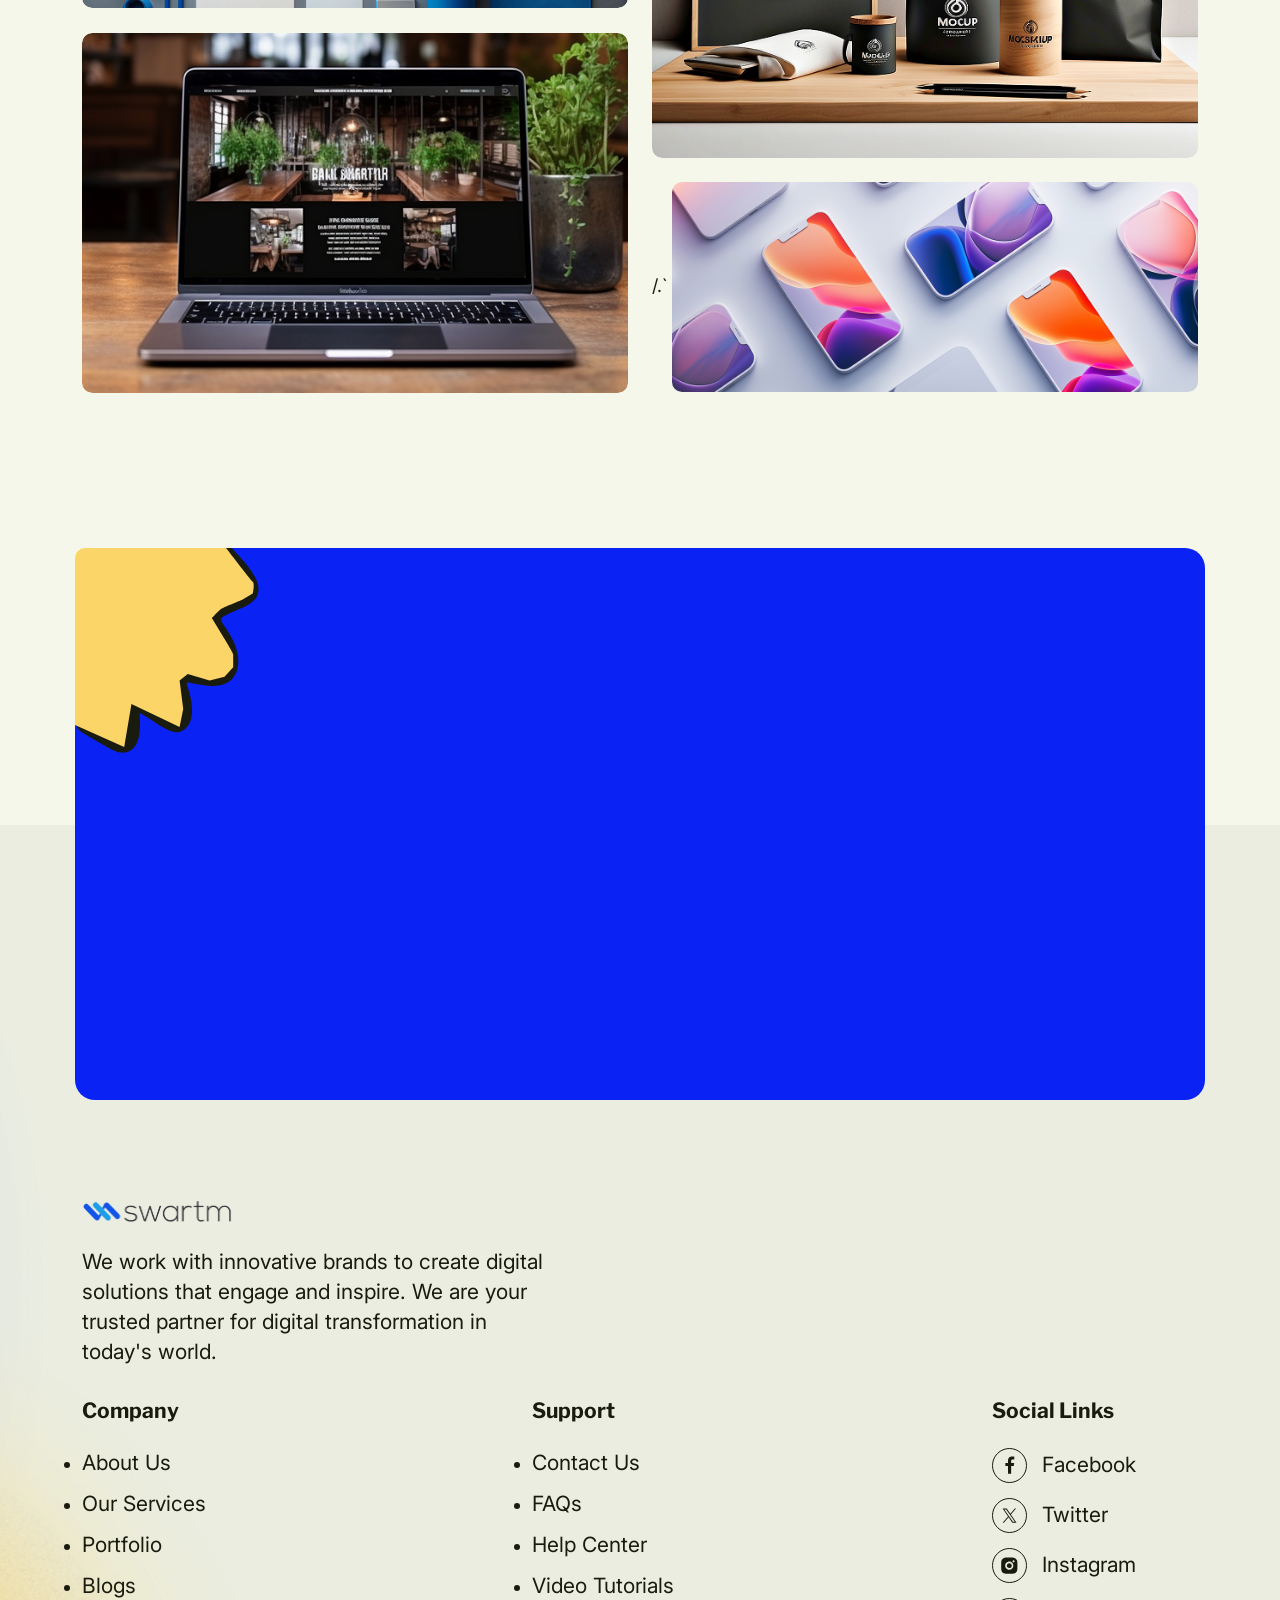
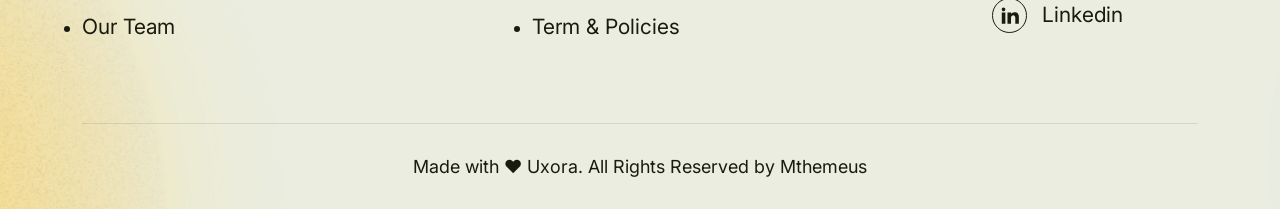
<file: portfolio.html>
<!DOCTYPE html>
<html lang="en">

<head>
  <meta charset="UTF-8">
  <meta http-equiv="X-UA-Compatible" content="IE=edge">
  <meta name="viewport" content="width=device-width, initial-scale=1.0">
  <title>Uxora - IT Solution & Technology Temaptle</title>

  <link rel="shortcut icon" href="assets/images/favicon.ico" type="image/x-icon">
  <link rel="icon" href="assets/images/favicon.ico" type="image/x-icon">
  <!--- End favicon-->

  <link href="https://fonts.googleapis.com/css2?family=Libre+Franklin:ital,wght@0,100..900;1,100..900&display=swap" rel="stylesheet">
  <link href="https://fonts.googleapis.com/css2?family=Inter:ital,opsz,wght@0,14..32,100..900;1,14..32,100..900&display=swap" rel="stylesheet">

  <!-- End google font  -->

  <link rel="stylesheet" href="assets/css/bootstrap.min.css">
  <link rel="stylesheet" href="assets/css/slick.css">
  <link rel="stylesheet" href="assets/css/remixicon.css">

  <!-- Code Editor  -->

  <link rel="stylesheet" href="assets/css/main.css">
  <link rel="stylesheet" href="assets/css/app.min.css">
</head>

<body>

  <div class="preloader">
    <div class="preloader-inner">
      <span></span>
      <span></span>
      <span></span>
      <span></span>
    </div>
  </div>
  <!-- End preloader -->

  <div class="progress-bar-container">
    <div class="progress-bar"></div>
  </div>

  <!-- progress circle -->
  <div class="paginacontainer">
    <div class="progress-wrap">
      <svg class="progress-circle svg-content" width="100%" height="100%" viewBox="-1 -1 102 102">
        <path d="M50,1 a49,49 0 0,1 0,98 a49,49 0 0,1 0,-98" />
      </svg>
      <div class="top-arrow">
        <svg width="12" height="20" viewBox="0 0 9 16" fill="none" xmlns="http://www.w3.org/2000/svg">
          <path d="M0.999999 1L8 8L1 15" stroke="#142D6F" stroke-width="2" stroke-linecap="round" stroke-linejoin="round" />
        </svg>
      </div>
    </div>
  </div>
  <!-- End All Js -->



  <!-- Mobile Menu -->
  <div class="uxora-menu-wrapper">
    <div class="uxora-menu-area text-center">
      <div class="uxora-menu-mobile-top">
        <div class="mobile-logo">
          <a href="index.html">
            <img src="assets/images/logo/logo-dark.svg" alt="logo">
          </a>
        </div>
        <button class="uxora-menu-toggle mobile">
          <i class="ri-close-line"></i>
        </button>
      </div>
      <div class="uxora-mobile-menu">
        <ul>
          <li><a href="index.html">Home</a></li>
          <li><a href="about-us.html">About Us</a></li>
          <li class="menu-item-has-children">
            <a href="#">Pages</a>
            <ul class="sub-menu">
              <li><a href="service.html">Service</a></li>
              <li><a href="portfolio.html">Portfolio</a></li>
              <li><a href="team.html">Team</a></li>
              <li><a href="faq.html">Faq</a></li>
              <li><a href="pricing.html">Pricing</a></li>
            </ul>
          </li>
          <li><a href="blog.html">Blog</a></li>
          <li><a href="contact-us.html">Contact</a></li>
        </ul>
      </div>
      <div class="uxora-mobile-menu-btn">
        <a class="uxora-default-btn sm-size" href="contact-us.html">Get in Touch</a>
        <a class="uxora-default-btn sm-size" href="contact-us.html">Contact Us</a>
      </div>
    </div>
  </div>
  <!-- End mobile menu -->




  <header class="site-header uxora-header-section" id="sticky-menu">
    <div class="container">
      <div class="row gx-3 align-items-center justify-content-between">
        <div class="col-8 col-sm-auto ">
          <div class="header-logo">
            <a href="index.html">
              <img src="assets/images/logo/swartm.png" width='220' alt="logo">
            </a>
          </div>
        </div>
        <div class="col">
          <div class="uxora-main-menu-item">
            <nav class="main-menu menu-style1 d-none d-lg-block menu-left">
              <ul>
                <li><a href="index.html">Home</a></li>
                <li><a href="about-us.html">About Us</a></li>
                <li class="menu-item-has-children">
                  <a href="#">Pages</a>
                  <ul class="sub-menu">
                    <li><a href="service.html">Service</a></li>
                    <li><a href="portfolio.html">Portfolio</a></li>
                    <li><a href="team.html">Team</a></li>
                    <li><a href="faq.html">Faq</a></li>
                    <li><a href="pricing.html">Pricing</a></li>
                  </ul>
                </li>
                <li><a href="blog.html">Blog</a></li>
                <li><a href="contact-us.html">Contact</a></li>
              </ul>
            </nav>
          </div>
        </div>
        <div class="col-auto d-flex align-items-center">
          <a class="uxora-default-btn uxora-header-btn" href="tel:+088">Call Us: (+088) 234-5110</a>
          <div class="uxora-header-menu">
            <nav class="navbar site-navbar justify-content-between">
              <!-- Brand Logo-->
              <!-- mobile menu trigger -->
              <button class="uxora-menu-toggle d-inline-block d-lg-none">
                <span></span>
              </button>
              <!--/.Mobile Menu Hamburger Ends-->
            </nav>
          </div>
        </div>
      </div>
    </div>

  </header>



  <!-- End mobile menu -->

  <div class="breadcrumb-wrapper" style="background-image: url(assets/images/breadcrumbs/b1.png);">
    <div class="container">

      <div class="breadcrumb-content">
        <h1 class="breadcrumb-title">Our Portfolio</h1>
        <div class="breadcrumb-menu-wrapper">
          <div class="breadcrumb-menu-wrap">
            <div class="breadcrumb-menu">
              <ul>
                <li><a href="index.html">Home</a></li>
                <li><img src="assets/images/about/right-arrow.svg" alt="right-arrow"></li>
                <li aria-current="page">Our Portfolio</li>
              </ul>
            </div>
          </div>
        </div>
        <div class="uxora-breadcrumbs-shape">
          <img src="assets/images/testimonial/shape1.svg" alt="">
        </div>
      </div>

    </div>
  </div>
  <!-- End breadcrumb -->

  <div class="uxora-section-padding">
    <div class="container">
      <div class="uxora-section-title center width-850" data-anime="onview: -100; targets: >*; translateY: [48, 0]; opacity: [0, 1]; easing: spring(1, 80, 10, 0); duration: 450; delay: anime.stagger(100, {start: 200});">
        <h2>Explore the range of completed projects</h2>
      </div>
      <div class="uxora-portfolio-menu">
        <ul id="watch-filter-gallery" class="option-set clear-both" data-option-key="filter">
          <li class="wow uxora-default-btn outline-btn fadeInUpX active" data-wow-delay="0.1s" data-option-value="*">View All Projects</li>
          <li class="wow uxora-default-btn outline-btn fadeInUpX" data-wow-delay="0.2s" data-option-value=".development">Branding</li>
          <li class="wow uxora-default-btn outline-btn fadeInUpX" data-wow-delay="0.3s" data-option-value=".consultancy">Branding</li>
          <li class="wow uxora-default-btn outline-btn fadeInUpX" data-wow-delay="0.4s" data-option-value=".security">Mobile App</li>
        </ul>
      </div>
      <div class="uxora-portfolio-column" id="uxora-portfolio-grid">
        <div class="collection-grid-item business consultancy">
          <div class="uxora-p-wrap">
            <div class="uxora-p-thumb">
              <img src="assets/images/portfolio/portfolio-thumbnail-filter-1.png" alt="">
              <div class="uxora-p-btn">
                <a href="single-portfolio.html" class="uxora-default-btn portfolio-btn">View Project</a>
              </div>
              <div class="uxora-p-content">
                <h3>BrandSphere</h3>
                <p class="max-400">A comprehensive branding solution for startups, including logo design, visual identity.</p>
              </div>
            </div>
          </div>
        </div>
        <div class="collection-grid-item development consultancy">
          <div class="uxora-p-wrap">
            <div class="uxora-p-thumb">
              <img src="assets/images/portfolio/portfolio-thumbnail-filter-2.png" alt="">
              <div class="uxora-p-btn">
                <a href="single-portfolio.html" class="uxora-default-btn portfolio-btn">View Project</a>
              </div>
              <div class="uxora-p-content">
                <h3>BrandSphere</h3>
                <p>A comprehensive branding solution for startups, including logo design, visual identity.</p>
              </div>
            </div>
          </div>
        </div>
        <div class="collection-grid-item development security">
          <div class="uxora-p-wrap">
            <div class="uxora-p-thumb">
              <img src="assets/images/portfolio/portfolio-thumbnail-filter-3.png"   alt="">
              <div class="uxora-p-btn">
                <a href="single-portfolio.html" class="uxora-default-btn portfolio-btn">View Project</a>
              </div>
              <div class="uxora-p-content">
                <h3>BrandSphere</h3>
                <p>A comprehensive branding solution for startups, including logo design, visual identity.</p>
              </div>
            </div>
          </div>
        </div>
        <div class="collection-grid-item development security">
          <div class="uxora-p-wrap">
            <div class="uxora-p-thumb">
              <img src="assets/images/portfolio/portfolio-thumbnail-filter-4.png" alt="">
              <div class="uxora-p-btn">
                <a href="single-portfolio.html" class="uxora-default-btn portfolio-btn">View Project</a>
              </div>
              <div class="uxora-p-content">
                <h3>BrandSphere</h3>
                <p>A comprehensive branding solution for startups, including logo design, visual identity.</p>
              </div>
            </div>
          </div>
        </div>
        <div class="collection-grid-item development security">
          <div class="uxora-p-wrap">
            <div class="uxora-p-thumb">
              <img src="assets/images/portfolio/portfolio-thumbnail-filter-5.png" alt="">
              <div class="uxora-p-btn">
                <a href="single-portfolio.html" class="uxora-default-btn portfolio-btn">View Project</a>
              </div>
              <div class="uxora-p-content">
                <h3>BrandSphere</h3>
                <p>A comprehensive branding solution for startups, including logo design, visual identity.</p>
              </div>
            </div>
          </div>
        </div>
        <div class="collection-grid-item development security">
          <div class="uxora-p-wrap">
            <div class="uxora-p-thumb">/.`  
              <img src="assets/images/portfolio/portfolio-thumbnail-filter-6.png" alt="">
              <div class="uxora-p-btn">
                <a href="single-portfolio.html" class="uxora-default-btn portfolio-btn">View Project</a>
              </div>
              <div class="uxora-p-content">
                <h3>BrandSphere</h3>
                <p>A comprehensive branding solution for startups, including logo design, visual identity.</p>
              </div>
            </div>
          </div>
        </div>
      </div>
    </div>
  </div>



  <!-- cta -->

  <div class="uxora-cta-section">
    <div class="uxora-cta-shape2">
      <img src="assets/images/cta/shape2.svg" alt="">
    </div>
    <div class="uxora-cta-shape1">
      <img src="assets/images/cta/shape3.svg" alt="">
    </div>
    <div class="uxora-cta-title" data-anime="onview: -100; targets: >*; translateY: [48, 0]; opacity: [0, 1]; easing: spring(1, 80, 10, 0); duration: 450; delay: anime.stagger(100, {start: 600});">
      <h2>Ready to make your brand legendary?</h2>
      <div class="uxora-cta-btn">
        <a class="uxora-default-btn outline-btn2" href="contact-us.html">Let's Talk</a>
        <a class="uxora-default-btn outline-btn2" href="pricing.html">View Pricing</a>
      </div>
      <div class="uxora-cta-shape3">
        <img src="assets/images/cta/shape1.png" alt="">
      </div>
    </div>
  </div>



  <!-- Footer  -->
  <footer class="uxora-footer-section section" style="background-image: url(assets/images/footer/footer-bg.png);">
    <div class="container">
      <div class="uxora-footer-one">
        <div class="row">
          <div class="col-xxl-4 col-xl-12 col-md-12">
            <div class="uxora-footer-textarea">
              <a href="index.html">
                <img src="assets/images/logo/swartm.png" width=150 alt="">
              </a>
              <p>We work with innovative brands to create digital solutions that engage and inspire. We are your trusted partner for digital transformation in today's world.</p>
            </div>
          </div>
          <div class="col-xxl-3 col-xl-4 col-md-4">
            <div class="uxora-footer-menu pl-100">
              <h5>Company</h5>
              <ul>
                <li>
                  <a href="about-us.html">About Us</a>
                </li>
                <li>
                  <a href="service.html">Our Services</a>
                </li>
                <li>
                  <a href="portfolio.html">Portfolio</a>
                </li>
                <li>
                  <a href="blog.html">Blogs</a>
                </li>
                <li>
                  <a href="team.html">Our Team</a>
                </li>
              </ul>
            </div>
          </div>
          <div class="col-xxl-2 col-xl-4 col-md-4">
            <div class="uxora-footer-menu pl-40">
              <h5>Support</h5>
              <ul>
                <li>
                  <a href="contact-us.html">Contact Us</a>
                </li>
                <li>
                  <a href="faq.html">FAQs</a>
                </li>
                <li>
                  <a href="contact-us.html">Help Center</a>
                </li>
                <li>
                  <a href="contact-us.html">Video Tutorials</a>
                </li>
                <li>
                  <a href="contact-us.html">Term & Policies</a>
                </li>
              </ul>
            </div>
          </div>
          <div class="col-xxl-3 col-xl-4 col-md-4">
            <div class="uxora-footer-menu2">
              <h5>Social Links</h5>
              <div class="uxora-social-wrap">
                <ul>
                  <li>
                    <a class="wrap" href="https://www.facebook.com">
                      <svg width="10" height="18" viewBox="0 0 9 17" fill="none" xmlns="http://www.w3.org/2000/svg">
                        <path d="M2.61987 16.7464V9.37041H0.137695V6.49583H2.61987V4.37591C2.61987 1.91577 4.12245 0.576172 6.31707 0.576172C7.36832 0.576172 8.27181 0.654439 8.53511 0.689422V3.26042L7.01302 3.26111C5.81946 3.26111 5.58836 3.82827 5.58836 4.66054V6.49583H8.43488L8.06426 9.37041H5.58836V16.7464H2.61987Z" fill="#181B0E" />
                      </svg>
                    </a>
                    <a class="wrap2" href="https://www.facebook.com">Facebook</a>
                  </li>
                  <li>
                    <a class="wrap" href="https://www.twitter.com">
                      <svg width="15" height="15" viewBox="0 0 16 16" fill="none" xmlns="http://www.w3.org/2000/svg">
                        <path d="M9.47743 6.98936L14.9996 0.570312H13.691L8.89613 6.14388L5.06647 0.570312H0.649414L6.44061 8.99854L0.649414 15.7299H1.95806L7.02158 9.84402L11.066 15.7299H15.483L9.47711 6.98936H9.47743ZM7.68506 9.0728L7.09829 8.23353L2.42958 1.55544H4.43959L8.20729 6.94488L8.79406 7.78414L13.6916 14.7896H11.6816L7.68506 9.07312V9.0728Z" fill="#181B0E" />
                      </svg>
                    </a>
                    <a class="wrap2" href="https://www.twitter.com">Twitter</a>
                  </li>
                  <li>
                    <a class="wrap" href="https://www.instagram.com">
                      <svg width="17" height="17" viewBox="0 0 18 18" fill="none" xmlns="http://www.w3.org/2000/svg">
                        <path d="M9.65632 0.561604C10.2832 0.559198 10.91 0.565498 11.5367 0.580502L11.7034 0.586515C11.8958 0.593387 12.0856 0.601977 12.315 0.612286C13.229 0.655236 13.8526 0.799551 14.3998 1.01173C14.9667 1.22992 15.4444 1.52542 15.922 2.00303C16.3587 2.4322 16.6967 2.95134 16.9124 3.52434C17.1246 4.07154 17.2689 4.69604 17.3119 5.61003C17.3222 5.83853 17.3308 6.02923 17.3376 6.22165L17.3428 6.3883C17.358 7.01468 17.3646 7.64125 17.3625 8.26782L17.3634 8.90865V10.034C17.3655 10.6608 17.3589 11.2877 17.3436 11.9143L17.3385 12.081C17.3316 12.2734 17.323 12.4632 17.3127 12.6926C17.2698 13.6066 17.1237 14.2302 16.9124 14.7774C16.6974 15.351 16.3593 15.8706 15.922 16.2996C15.4924 16.7363 14.973 17.0742 14.3998 17.29C13.8526 17.5022 13.229 17.6465 12.315 17.6895C12.0856 17.6998 11.8958 17.7084 11.7034 17.7153L11.5367 17.7204C10.91 17.7357 10.2832 17.7423 9.65632 17.7402L9.0155 17.741H7.89105C7.26419 17.7431 6.63734 17.7366 6.01067 17.7213L5.84402 17.7161C5.6401 17.7087 5.43622 17.7001 5.2324 17.6903C4.31841 17.6474 3.69476 17.5014 3.14671 17.29C2.57348 17.0747 2.05425 16.7367 1.6254 16.2996C1.1882 15.8703 0.8499 15.3509 0.634095 14.7774C0.421919 14.2302 0.277604 13.6066 0.234654 12.6926C0.225087 12.4888 0.216497 12.2849 0.208883 12.081L0.204588 11.9143C0.188751 11.2877 0.181592 10.6608 0.183113 10.034V8.26782C0.180715 7.64126 0.187015 7.01469 0.202011 6.3883L0.208024 6.22165C0.214896 6.02923 0.223487 5.83853 0.233795 5.61003C0.276745 4.69518 0.42106 4.0724 0.633236 3.52434C0.849169 2.95106 1.18813 2.43206 1.62626 2.00389C2.05481 1.56644 2.57372 1.22783 3.14671 1.01173C3.69476 0.799551 4.31755 0.655236 5.2324 0.612286L5.84402 0.586515L6.01067 0.58222C6.63704 0.566391 7.26361 0.559232 7.89019 0.560745L9.65632 0.561604ZM8.77326 4.85668C8.20416 4.84863 7.63915 4.95376 7.11104 5.16598C6.58294 5.37819 6.10228 5.69325 5.69699 6.09284C5.29171 6.49244 4.96988 6.96859 4.75022 7.49365C4.53056 8.0187 4.41744 8.58217 4.41744 9.15132C4.41744 9.72047 4.53056 10.2839 4.75022 10.809C4.96988 11.334 5.29171 11.8102 5.69699 12.2098C6.10228 12.6094 6.58294 12.9244 7.11104 13.1367C7.63915 13.3489 8.20416 13.454 8.77326 13.446C9.91238 13.446 11.0048 12.9934 11.8103 12.188C12.6158 11.3825 13.0683 10.29 13.0683 9.15089C13.0683 8.01176 12.6158 6.9193 11.8103 6.11381C11.0048 5.30833 9.91238 4.85668 8.77326 4.85668ZM8.77326 6.5747C9.11558 6.5684 9.45573 6.63037 9.77383 6.75699C10.0919 6.88362 10.3816 7.07237 10.626 7.31221C10.8703 7.55205 11.0644 7.83817 11.1969 8.15387C11.3294 8.46956 11.3977 8.8085 11.3978 9.15088C11.3978 9.49326 11.3297 9.83222 11.1972 10.148C11.0648 10.4637 10.8708 10.7499 10.6266 10.9898C10.3823 11.2297 10.0927 11.4186 9.77463 11.5453C9.45657 11.672 9.11644 11.7341 8.77411 11.7279C8.09064 11.7279 7.43516 11.4564 6.95187 10.9731C6.46858 10.4898 6.19707 9.83436 6.19707 9.15089C6.19707 8.46741 6.46858 7.81193 6.95187 7.32864C7.43516 6.84535 8.09064 6.57384 8.77411 6.57384L8.77326 6.5747ZM13.2831 3.56815C13.006 3.57925 12.7439 3.69714 12.5517 3.89713C12.3596 4.09713 12.2523 4.36372 12.2523 4.64106C12.2523 4.91841 12.3596 5.185 12.5517 5.38499C12.7439 5.58499 13.006 5.70288 13.2831 5.71397C13.5679 5.71397 13.841 5.60084 14.0423 5.39947C14.2437 5.1981 14.3568 4.92498 14.3568 4.6402C14.3568 4.35542 14.2437 4.08231 14.0423 3.88094C13.841 3.67956 13.5679 3.56644 13.2831 3.56644V3.56815Z" fill="#181B0E" />
                      </svg>
                    </a>
                    <a class="wrap2" href="https://www.instagram.com">Instagram</a>
                  </li>
                  <li>
                    <a class="wrap" href="https://www.linkedin.com/">
                      <svg width="18" height="17" viewBox="0 0 18 17" fill="none" xmlns="http://www.w3.org/2000/svg">
                        <path d="M4.31682 2.35804C4.31658 2.83452 4.12707 3.2914 3.78997 3.62816C3.45288 3.96492 2.99581 4.15397 2.51933 4.15373C2.04284 4.15349 1.58597 3.96398 1.24921 3.62689C0.912449 3.28979 0.723395 2.83273 0.723633 2.35624C0.723871 1.87976 0.913383 1.42288 1.25048 1.08612C1.58757 0.749364 2.04464 0.560309 2.52112 0.560547C2.99761 0.560785 3.45448 0.750297 3.79124 1.08739C4.128 1.42449 4.31706 1.88155 4.31682 2.35804ZM4.37072 5.48411H0.777531V16.7308H4.37072V5.48411ZM10.0479 5.48411H6.47273V16.7308H10.012V10.829C10.012 7.54121 14.2969 7.23579 14.2969 10.829V16.7308H17.8452V9.60729C17.8452 4.0648 11.5032 4.27141 10.012 6.99325L10.0479 5.48411Z" fill="#181B0E" />
                      </svg>
                    </a>
                    <a class="wrap2" href="https://www.linkedin.com/">Linkedin</a>
                  </li>
                </ul>
              </div>
            </div>
          </div>
        </div>
      </div>
      <div class="uxora-footer-bottom-text">
        <p>Made with ♥︎ Uxora. All Rights Reserved by Mthemeus</p>
      </div>
    </div>
  </footer>






  <!-- scripts -->
  <script src="assets/js/jquery-3.7.1.min.js"></script>
  <script src="assets/js/bootstrap.bundle.min.js"></script>
  <script src="assets/js/menu/menu.js"></script>
  <script src="assets/js/slick.js"></script>
  <script src="assets/js/anime.min.js"></script>
  <script src="assets/js/data-attr-helper.js"></script>
  <script src="assets/js/anime-helper.js"></script>
  <script src="assets/js/faq.js"></script>
  <script src="assets/js/isotope.pkgd.min.js"></script>
  <script src="assets/js/tabs-slider.js"></script>
  <script src="assets/js/app.js"></script>
</body>
</html>
</file>
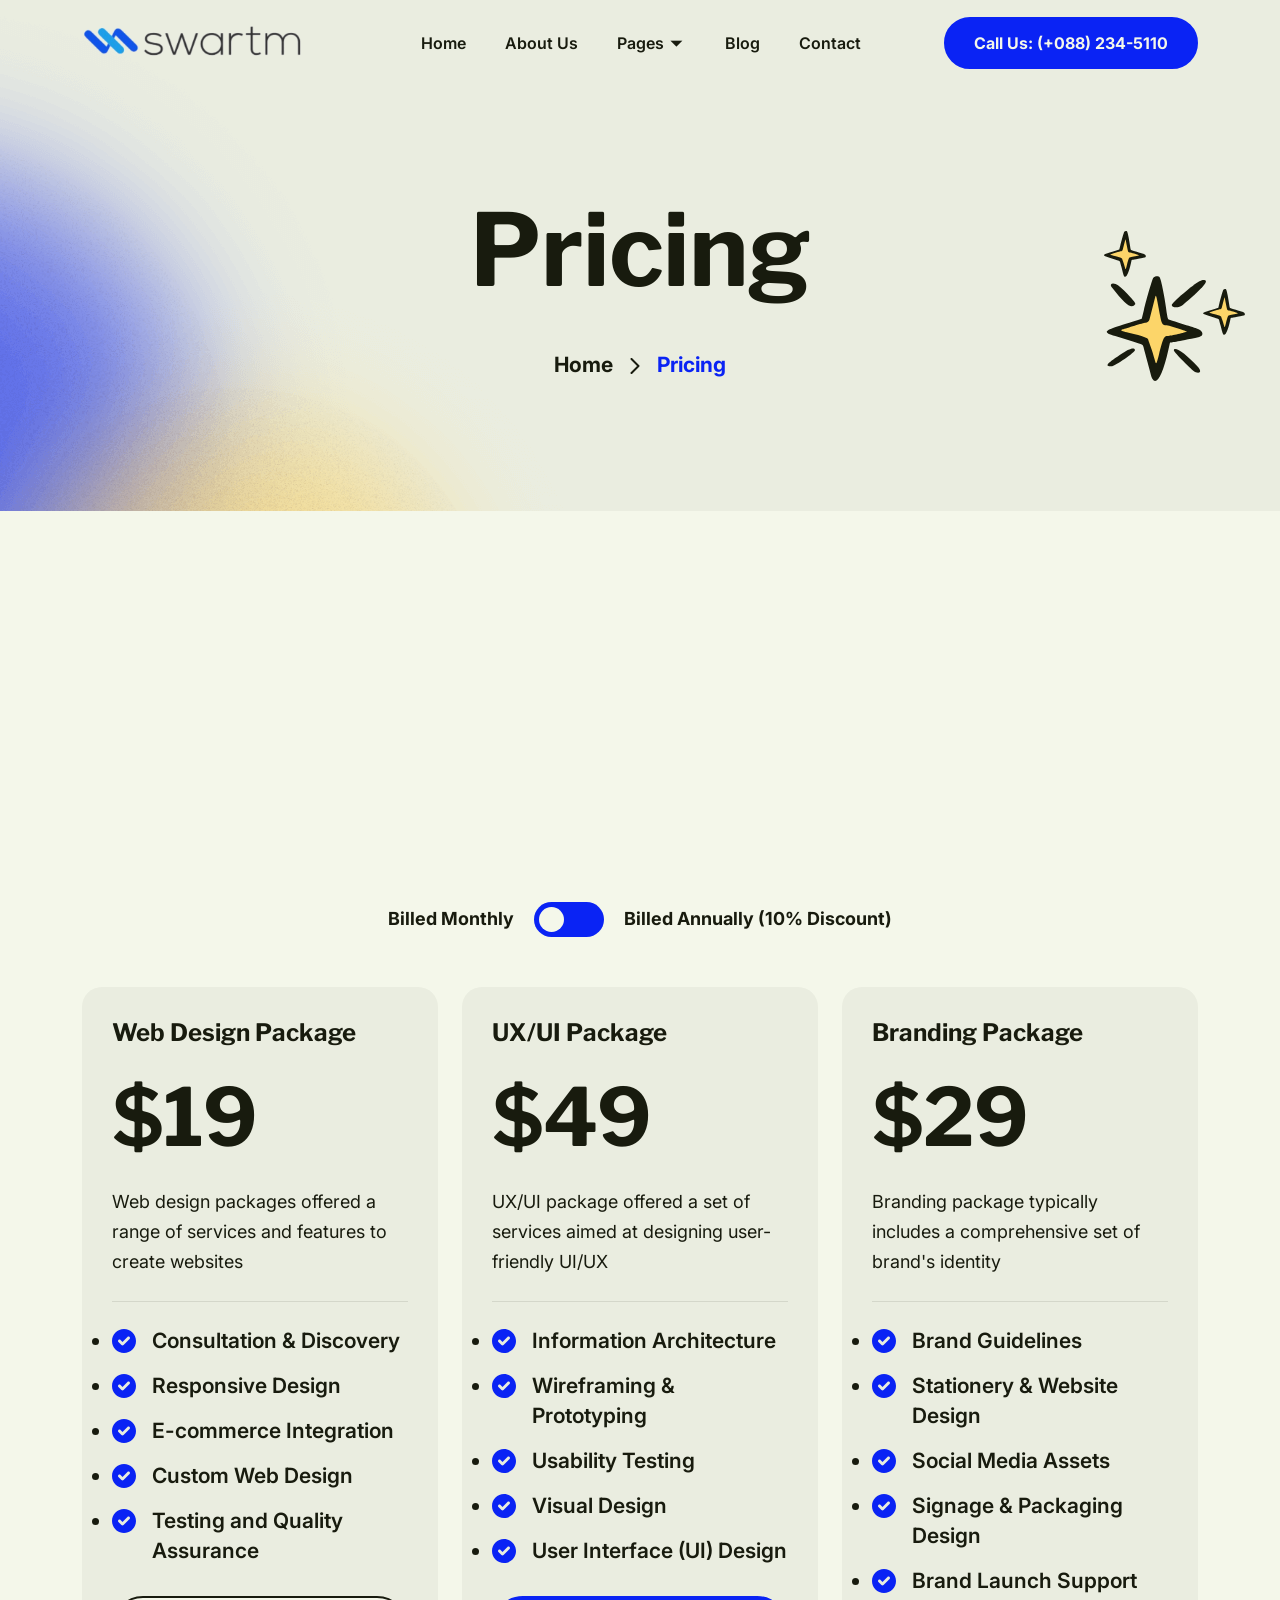
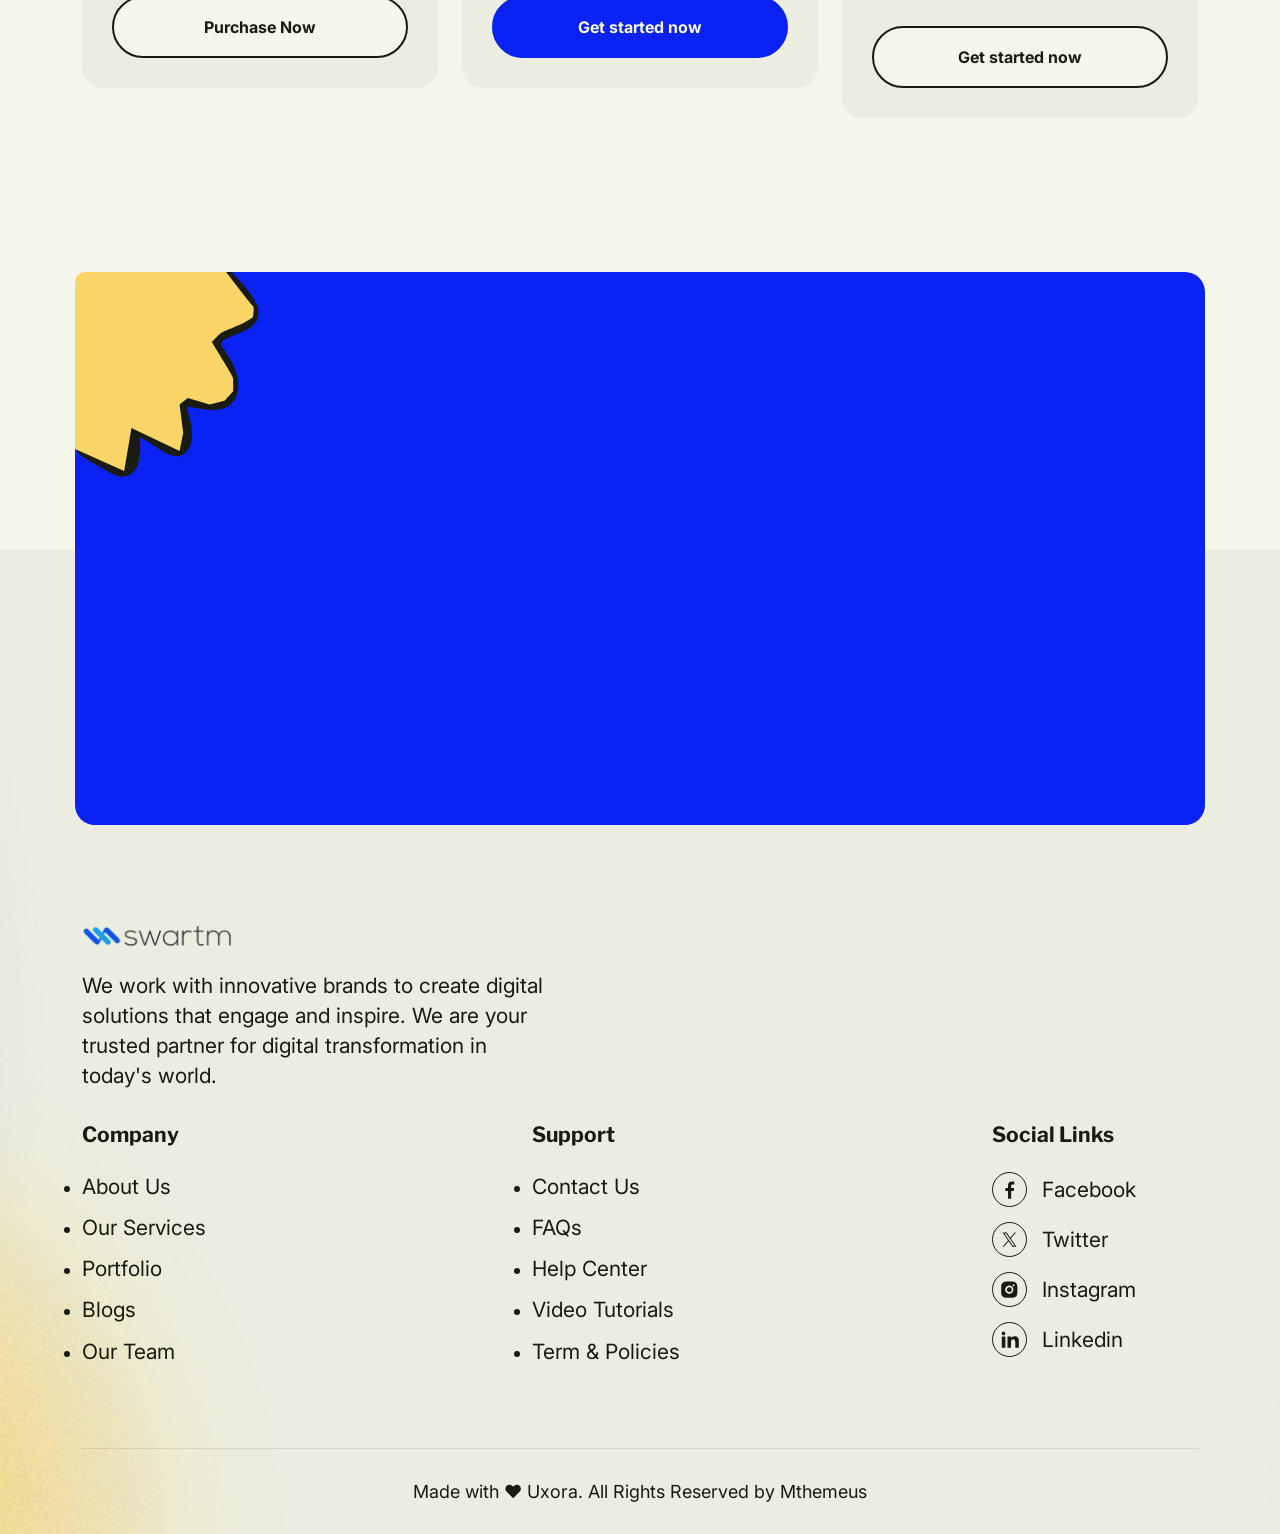
<file: pricing.html>
<!DOCTYPE html>
<html lang="en">

<head>
  <meta charset="UTF-8">
  <meta http-equiv="X-UA-Compatible" content="IE=edge">
  <meta name="viewport" content="width=device-width, initial-scale=1.0">
  <title>Uxora - IT Solution & Technology Temaptle</title>

  <link rel="shortcut icon" href="assets/images/favicon.ico" type="image/x-icon">
  <link rel="icon" href="assets/images/favicon.ico" type="image/x-icon">
  <!--- End favicon-->

  <link href="https://fonts.googleapis.com/css2?family=Libre+Franklin:ital,wght@0,100..900;1,100..900&display=swap" rel="stylesheet">
  <link href="https://fonts.googleapis.com/css2?family=Inter:ital,opsz,wght@0,14..32,100..900;1,14..32,100..900&display=swap" rel="stylesheet">

  <!-- End google font  -->

  <link rel="stylesheet" href="assets/css/bootstrap.min.css">
  <link rel="stylesheet" href="assets/css/slick.css">
  <link rel="stylesheet" href="assets/css/remixicon.css">

  <!-- Code Editor  -->

  <link rel="stylesheet" href="assets/css/main.css">
  <link rel="stylesheet" href="assets/css/app.min.css">
</head>

<body>

  <div class="preloader">
    <div class="preloader-inner">
      <span></span>
      <span></span>
      <span></span>
      <span></span>
    </div>
  </div>
  <!-- End preloader -->

  <div class="progress-bar-container">
    <div class="progress-bar"></div>
  </div>

  <!-- progress circle -->
  <div class="paginacontainer">
    <div class="progress-wrap">
      <svg class="progress-circle svg-content" width="100%" height="100%" viewBox="-1 -1 102 102">
        <path d="M50,1 a49,49 0 0,1 0,98 a49,49 0 0,1 0,-98" />
      </svg>
      <div class="top-arrow">
        <svg width="12" height="20" viewBox="0 0 9 16" fill="none" xmlns="http://www.w3.org/2000/svg">
          <path d="M0.999999 1L8 8L1 15" stroke="#142D6F" stroke-width="2" stroke-linecap="round" stroke-linejoin="round" />
        </svg>
      </div>
    </div>
  </div>
  <!-- End All Js -->



  <!-- Mobile Menu -->
  <div class="uxora-menu-wrapper">
    <div class="uxora-menu-area text-center">
      <div class="uxora-menu-mobile-top">
        <div class="mobile-logo">
          <a href="index.html">
            <img src="assets/images/logo/logo-dark.svg" alt="logo">
          </a>
        </div>
        <button class="uxora-menu-toggle mobile">
          <i class="ri-close-line"></i>
        </button>
      </div>
      <div class="uxora-mobile-menu">
        <ul>
          <li><a href="index.html">Home</a></li>
          <li><a href="about-us.html">About Us</a></li>
          <li class="menu-item-has-children">
            <a href="#">Pages</a>
            <ul class="sub-menu">
              <li><a href="service.html">Service</a></li>
              <li><a href="portfolio.html">Portfolio</a></li>
              <li><a href="team.html">Team</a></li>
              <li><a href="faq.html">Faq</a></li>
              <li><a href="pricing.html">Pricing</a></li>
            </ul>
          </li>
          <li><a href="blog.html">Blog</a></li>
          <li><a href="contact-us.html">Contact</a></li>
        </ul>
      </div>
      <div class="uxora-mobile-menu-btn">
        <a class="uxora-default-btn sm-size" href="contact-us.html">Get in Touch</a>
        <a class="uxora-default-btn sm-size" href="contact-us.html">Contact Us</a>
      </div>
    </div>
  </div>
  <!-- End mobile menu -->




  <header class="site-header uxora-header-section" id="sticky-menu">
    <div class="container">
      <div class="row gx-3 align-items-center justify-content-between">
        <div class="col-8 col-sm-auto ">
          <div class="header-logo">
            <a href="index.html">
              <img src="assets/images/logo/swartm.png" width='220' alt="logo">
            </a>
          </div>
        </div>
        <div class="col">
          <div class="uxora-main-menu-item">
            <nav class="main-menu menu-style1 d-none d-lg-block menu-left">
              <ul>
                <li><a href="index.html">Home</a></li>
                <li><a href="about-us.html">About Us</a></li>
                <li class="menu-item-has-children">
                  <a href="#">Pages</a>
                  <ul class="sub-menu">
                    <li><a href="service.html">Service</a></li>
                    <li><a href="portfolio.html">Portfolio</a></li>
                    <li><a href="team.html">Team</a></li>
                    <li><a href="faq.html">Faq</a></li>
                    <li><a href="pricing.html">Pricing</a></li>
                  </ul>
                </li>
                <li><a href="blog.html">Blog</a></li>
                <li><a href="contact-us.html">Contact</a></li>
              </ul>
            </nav>
          </div>
        </div>
        <div class="col-auto d-flex align-items-center">
          <a class="uxora-default-btn uxora-header-btn" href="tel:+088">Call Us: (+088) 234-5110</a>
          <div class="uxora-header-menu">
            <nav class="navbar site-navbar justify-content-between">
              <!-- Brand Logo-->
              <!-- mobile menu trigger -->
              <button class="uxora-menu-toggle d-inline-block d-lg-none">
                <span></span>
              </button>
              <!--/.Mobile Menu Hamburger Ends-->
            </nav>
          </div>
        </div>
      </div>
    </div>

  </header>



  <!-- End mobile menu -->

  <div class="breadcrumb-wrapper" style="background-image: url(assets/images/breadcrumbs/b1.png);">
    <div class="container">

      <div class="breadcrumb-content">
        <h1 class="breadcrumb-title">Pricing</h1>
        <div class="breadcrumb-menu-wrapper">
          <div class="breadcrumb-menu-wrap">
            <div class="breadcrumb-menu">
              <ul>
                <li><a href="index.html">Home</a></li>
                <li><img src="assets/images/about/right-arrow.svg" alt="right-arrow"></li>
                <li aria-current="page">Pricing</li>
              </ul>
            </div>
          </div>
        </div>
        <div class="uxora-breadcrumbs-shape">
          <img src="assets/images/testimonial/shape1.svg" alt="">
        </div>
      </div>

    </div>
  </div>
  <!-- End breadcrumb -->

  <section class="uxora-section-padding">
    <div class="container">
      <div class="uxora-section-title center max-width-750" data-anime="onview: -100; targets: >*; translateY: [48, 0]; opacity: [0, 1]; easing: spring(1, 80, 10, 0); duration: 450; delay: anime.stagger(100, {start: 200});">
        <h2>Pick from one of our ready packages</h2>
      </div>
      <div class="pricing-btn">
        <label>Billed Monthly</label>
        <div class="toggle-btn">
          <input class="form-check-input btn-toggle price-deck-trigger" type="checkbox" id="flexSwitchCheckDefault" data-pricing-trigger data-target="#table-price-value" checked>
        </div>
        <label>Billed Annually (10% Discount)</label>
      </div>
      <div class="row" id="table-price-value" data-pricing-dynamic data-value-active="monthly">
        <div class="col-xl-4 col-lg-6 col-md-6">
          <div class="uxora-pricing-wrap">
            <div class="uxora-pricing-header">
              <h4>Web Design Package</h4>
            </div>
            <div class="uxora-pricing-price">
              <div class="ux-price-value dynamic-value" data-active="$19" data-monthly="$19" data-yearly="$38"></div>
              <p class="dynamic-value"></p>
            </div>
            <div class="uxora-pricing-price proMonthlyPrice" style="display: none;">
              <h2>$38</h2>
            </div>
            <div class="uxora-pricing-body">
              <p>Web design packages offered a range of services and features to create websites</p>
              <ul>
                <li><img src="assets/images/pricing/arrow.svg" alt="">Consultation & Discovery</li>
                <li><img src="assets/images/pricing/arrow.svg" alt="">Responsive Design</li>
                <li><img src="assets/images/pricing/arrow.svg" alt="">E-commerce Integration</li>
                <li><img src="assets/images/pricing/arrow.svg" alt="">Custom Web Design</li>
                <li><img src="assets/images/pricing/arrow.svg" alt="">Testing and Quality Assurance</li>
              </ul>
            </div>
            <div class="uxora-pricing-footer">
              <a class="uxora-default-btn d-block uxora-pricing-btn outline-btn" href="contact-us.html">Purchase Now</a>
            </div>
          </div>
        </div>
        <div class="col-xl-4 col-lg-6 col-md-6">
          <div class="uxora-pricing-wrap">
            <div class="uxora-pricing-header">
              <h4>UX/UI Package</h4>
            </div>
            <div class="uxora-pricing-price">
              <div class="ux-price-value dynamic-value" data-active="$49" data-monthly="$49" data-yearly="$99"></div>
              <p class="dynamic-value"></p>
            </div>
            <div class="uxora-pricing-body">
              <p>UX/UI package offered a set of services aimed at designing user-friendly UI/UX</p>
              <ul>
                <li><img src="assets/images/pricing/arrow.svg" alt="">Information Architecture</li>
                <li><img src="assets/images/pricing/arrow.svg" alt="">Wireframing & Prototyping</li>
                <li><img src="assets/images/pricing/arrow.svg" alt="">Usability Testing</li>
                <li><img src="assets/images/pricing/arrow.svg" alt="">Visual Design</li>
                <li><img src="assets/images/pricing/arrow.svg" alt="">User Interface (UI) Design</li>
              </ul>
            </div>
            <div class="uxora-pricing-footer">
              <a class="uxora-default-btn d-block uxora-pricing-btn" href="contact-us.html">Get started now</a>
            </div>
          </div>
        </div>
        <div class="col-xl-4 col-lg-6 col-md-6">
          <div class="uxora-pricing-wrap">
            <div class="uxora-pricing-header">
              <h4>Branding Package</h4>
            </div>
            <div class="uxora-pricing-price">
              <div class="ux-price-value dynamic-value" data-active="$29" data-monthly="$29" data-yearly="$58"></div>
              <p class="dynamic-value"></p>
            </div>
            <div class="uxora-pricing-body">
              <p>Branding package typically includes a comprehensive set of brand's identity</p>
              <ul>
                <li><img src="assets/images/pricing/arrow.svg" alt="">Brand Guidelines</li>
                <li><img src="assets/images/pricing/arrow.svg" alt="">Stationery & Website Design</li>
                <li><img src="assets/images/pricing/arrow.svg" alt="">Social Media Assets</li>
                <li><img src="assets/images/pricing/arrow.svg" alt="">Signage & Packaging Design</li>
                <li><img src="assets/images/pricing/arrow.svg" alt="">Brand Launch Support</li>
              </ul>
            </div>
            <div class="uxora-pricing-footer">
              <a class="uxora-default-btn d-block uxora-pricing-btn outline-btn" href="contact-us.html">Get started now</a>
            </div>
          </div>
        </div>
      </div>
    </div>
  </section>
  <!-- end service -->









  <!-- cta -->

  <div class="uxora-cta-section">
    <div class="uxora-cta-shape2">
      <img src="assets/images/cta/shape2.svg" alt="">
    </div>
    <div class="uxora-cta-shape1">
      <img src="assets/images/cta/shape3.svg" alt="">
    </div>
    <div class="uxora-cta-title" data-anime="onview: -100; targets: >*; translateY: [48, 0]; opacity: [0, 1]; easing: spring(1, 80, 10, 0); duration: 450; delay: anime.stagger(100, {start: 600});">
      <h2>Ready to make your brand legendary?</h2>
      <div class="uxora-cta-btn">
        <a class="uxora-default-btn outline-btn2" href="contact-us.html">Let's Talk</a>
        <a class="uxora-default-btn outline-btn2" href="pricing.html">View Pricing</a>
      </div>
      <div class="uxora-cta-shape3">
        <img src="assets/images/cta/shape1.png" alt="">
      </div>
    </div>
  </div>



  <!-- Footer  -->
  <footer class="uxora-footer-section section" style="background-image: url(assets/images/footer/footer-bg.png);">
    <div class="container">
      <div class="uxora-footer-one">
        <div class="row">
          <div class="col-xxl-4 col-xl-12 col-md-12">
            <div class="uxora-footer-textarea">
              <a href="index.html">
                <img src="assets/images/logo/swartm.png" width=150 alt="">
              </a>
              <p>We work with innovative brands to create digital solutions that engage and inspire. We are your trusted partner for digital transformation in today's world.</p>
            </div>
          </div>
          <div class="col-xxl-3 col-xl-4 col-md-4">
            <div class="uxora-footer-menu pl-100">
              <h5>Company</h5>
              <ul>
                <li>
                  <a href="about-us.html">About Us</a>
                </li>
                <li>
                  <a href="service.html">Our Services</a>
                </li>
                <li>
                  <a href="portfolio.html">Portfolio</a>
                </li>
                <li>
                  <a href="blog.html">Blogs</a>
                </li>
                <li>
                  <a href="team.html">Our Team</a>
                </li>
              </ul>
            </div>
          </div>
          <div class="col-xxl-2 col-xl-4 col-md-4">
            <div class="uxora-footer-menu pl-40">
              <h5>Support</h5>
              <ul>
                <li>
                  <a href="contact-us.html">Contact Us</a>
                </li>
                <li>
                  <a href="faq.html">FAQs</a>
                </li>
                <li>
                  <a href="contact-us.html">Help Center</a>
                </li>
                <li>
                  <a href="contact-us.html">Video Tutorials</a>
                </li>
                <li>
                  <a href="contact-us.html">Term & Policies</a>
                </li>
              </ul>
            </div>
          </div>
          <div class="col-xxl-3 col-xl-4 col-md-4">
            <div class="uxora-footer-menu2">
              <h5>Social Links</h5>
              <div class="uxora-social-wrap">
                <ul>
                  <li>
                    <a class="wrap" href="https://www.facebook.com">
                      <svg width="10" height="18" viewBox="0 0 9 17" fill="none" xmlns="http://www.w3.org/2000/svg">
                        <path d="M2.61987 16.7464V9.37041H0.137695V6.49583H2.61987V4.37591C2.61987 1.91577 4.12245 0.576172 6.31707 0.576172C7.36832 0.576172 8.27181 0.654439 8.53511 0.689422V3.26042L7.01302 3.26111C5.81946 3.26111 5.58836 3.82827 5.58836 4.66054V6.49583H8.43488L8.06426 9.37041H5.58836V16.7464H2.61987Z" fill="#181B0E" />
                      </svg>
                    </a>
                    <a class="wrap2" href="https://www.facebook.com">Facebook</a>
                  </li>
                  <li>
                    <a class="wrap" href="https://www.twitter.com">
                      <svg width="15" height="15" viewBox="0 0 16 16" fill="none" xmlns="http://www.w3.org/2000/svg">
                        <path d="M9.47743 6.98936L14.9996 0.570312H13.691L8.89613 6.14388L5.06647 0.570312H0.649414L6.44061 8.99854L0.649414 15.7299H1.95806L7.02158 9.84402L11.066 15.7299H15.483L9.47711 6.98936H9.47743ZM7.68506 9.0728L7.09829 8.23353L2.42958 1.55544H4.43959L8.20729 6.94488L8.79406 7.78414L13.6916 14.7896H11.6816L7.68506 9.07312V9.0728Z" fill="#181B0E" />
                      </svg>
                    </a>
                    <a class="wrap2" href="https://www.twitter.com">Twitter</a>
                  </li>
                  <li>
                    <a class="wrap" href="https://www.instagram.com">
                      <svg width="17" height="17" viewBox="0 0 18 18" fill="none" xmlns="http://www.w3.org/2000/svg">
                        <path d="M9.65632 0.561604C10.2832 0.559198 10.91 0.565498 11.5367 0.580502L11.7034 0.586515C11.8958 0.593387 12.0856 0.601977 12.315 0.612286C13.229 0.655236 13.8526 0.799551 14.3998 1.01173C14.9667 1.22992 15.4444 1.52542 15.922 2.00303C16.3587 2.4322 16.6967 2.95134 16.9124 3.52434C17.1246 4.07154 17.2689 4.69604 17.3119 5.61003C17.3222 5.83853 17.3308 6.02923 17.3376 6.22165L17.3428 6.3883C17.358 7.01468 17.3646 7.64125 17.3625 8.26782L17.3634 8.90865V10.034C17.3655 10.6608 17.3589 11.2877 17.3436 11.9143L17.3385 12.081C17.3316 12.2734 17.323 12.4632 17.3127 12.6926C17.2698 13.6066 17.1237 14.2302 16.9124 14.7774C16.6974 15.351 16.3593 15.8706 15.922 16.2996C15.4924 16.7363 14.973 17.0742 14.3998 17.29C13.8526 17.5022 13.229 17.6465 12.315 17.6895C12.0856 17.6998 11.8958 17.7084 11.7034 17.7153L11.5367 17.7204C10.91 17.7357 10.2832 17.7423 9.65632 17.7402L9.0155 17.741H7.89105C7.26419 17.7431 6.63734 17.7366 6.01067 17.7213L5.84402 17.7161C5.6401 17.7087 5.43622 17.7001 5.2324 17.6903C4.31841 17.6474 3.69476 17.5014 3.14671 17.29C2.57348 17.0747 2.05425 16.7367 1.6254 16.2996C1.1882 15.8703 0.8499 15.3509 0.634095 14.7774C0.421919 14.2302 0.277604 13.6066 0.234654 12.6926C0.225087 12.4888 0.216497 12.2849 0.208883 12.081L0.204588 11.9143C0.188751 11.2877 0.181592 10.6608 0.183113 10.034V8.26782C0.180715 7.64126 0.187015 7.01469 0.202011 6.3883L0.208024 6.22165C0.214896 6.02923 0.223487 5.83853 0.233795 5.61003C0.276745 4.69518 0.42106 4.0724 0.633236 3.52434C0.849169 2.95106 1.18813 2.43206 1.62626 2.00389C2.05481 1.56644 2.57372 1.22783 3.14671 1.01173C3.69476 0.799551 4.31755 0.655236 5.2324 0.612286L5.84402 0.586515L6.01067 0.58222C6.63704 0.566391 7.26361 0.559232 7.89019 0.560745L9.65632 0.561604ZM8.77326 4.85668C8.20416 4.84863 7.63915 4.95376 7.11104 5.16598C6.58294 5.37819 6.10228 5.69325 5.69699 6.09284C5.29171 6.49244 4.96988 6.96859 4.75022 7.49365C4.53056 8.0187 4.41744 8.58217 4.41744 9.15132C4.41744 9.72047 4.53056 10.2839 4.75022 10.809C4.96988 11.334 5.29171 11.8102 5.69699 12.2098C6.10228 12.6094 6.58294 12.9244 7.11104 13.1367C7.63915 13.3489 8.20416 13.454 8.77326 13.446C9.91238 13.446 11.0048 12.9934 11.8103 12.188C12.6158 11.3825 13.0683 10.29 13.0683 9.15089C13.0683 8.01176 12.6158 6.9193 11.8103 6.11381C11.0048 5.30833 9.91238 4.85668 8.77326 4.85668ZM8.77326 6.5747C9.11558 6.5684 9.45573 6.63037 9.77383 6.75699C10.0919 6.88362 10.3816 7.07237 10.626 7.31221C10.8703 7.55205 11.0644 7.83817 11.1969 8.15387C11.3294 8.46956 11.3977 8.8085 11.3978 9.15088C11.3978 9.49326 11.3297 9.83222 11.1972 10.148C11.0648 10.4637 10.8708 10.7499 10.6266 10.9898C10.3823 11.2297 10.0927 11.4186 9.77463 11.5453C9.45657 11.672 9.11644 11.7341 8.77411 11.7279C8.09064 11.7279 7.43516 11.4564 6.95187 10.9731C6.46858 10.4898 6.19707 9.83436 6.19707 9.15089C6.19707 8.46741 6.46858 7.81193 6.95187 7.32864C7.43516 6.84535 8.09064 6.57384 8.77411 6.57384L8.77326 6.5747ZM13.2831 3.56815C13.006 3.57925 12.7439 3.69714 12.5517 3.89713C12.3596 4.09713 12.2523 4.36372 12.2523 4.64106C12.2523 4.91841 12.3596 5.185 12.5517 5.38499C12.7439 5.58499 13.006 5.70288 13.2831 5.71397C13.5679 5.71397 13.841 5.60084 14.0423 5.39947C14.2437 5.1981 14.3568 4.92498 14.3568 4.6402C14.3568 4.35542 14.2437 4.08231 14.0423 3.88094C13.841 3.67956 13.5679 3.56644 13.2831 3.56644V3.56815Z" fill="#181B0E" />
                      </svg>
                    </a>
                    <a class="wrap2" href="https://www.instagram.com">Instagram</a>
                  </li>
                  <li>
                    <a class="wrap" href="https://www.linkedin.com/">
                      <svg width="18" height="17" viewBox="0 0 18 17" fill="none" xmlns="http://www.w3.org/2000/svg">
                        <path d="M4.31682 2.35804C4.31658 2.83452 4.12707 3.2914 3.78997 3.62816C3.45288 3.96492 2.99581 4.15397 2.51933 4.15373C2.04284 4.15349 1.58597 3.96398 1.24921 3.62689C0.912449 3.28979 0.723395 2.83273 0.723633 2.35624C0.723871 1.87976 0.913383 1.42288 1.25048 1.08612C1.58757 0.749364 2.04464 0.560309 2.52112 0.560547C2.99761 0.560785 3.45448 0.750297 3.79124 1.08739C4.128 1.42449 4.31706 1.88155 4.31682 2.35804ZM4.37072 5.48411H0.777531V16.7308H4.37072V5.48411ZM10.0479 5.48411H6.47273V16.7308H10.012V10.829C10.012 7.54121 14.2969 7.23579 14.2969 10.829V16.7308H17.8452V9.60729C17.8452 4.0648 11.5032 4.27141 10.012 6.99325L10.0479 5.48411Z" fill="#181B0E" />
                      </svg>
                    </a>
                    <a class="wrap2" href="https://www.linkedin.com/">Linkedin</a>
                  </li>
                </ul>
              </div>
            </div>
          </div>
        </div>
      </div>
      <div class="uxora-footer-bottom-text">
        <p>Made with ♥︎ Uxora. All Rights Reserved by Mthemeus</p>
      </div>
    </div>
  </footer>






  <!-- scripts -->
  <script src="assets/js/jquery-3.7.1.min.js"></script>
  <script src="assets/js/bootstrap.bundle.min.js"></script>
  <script src="assets/js/menu/menu.js"></script>
  <script src="assets/js/slick.js"></script>
  <script src="assets/js/anime.min.js"></script>
  <script src="assets/js/data-attr-helper.js"></script>
  <script src="assets/js/anime-helper.js"></script>
  <script src="assets/js/faq.js"></script>
  <script src="assets/js/isotope.pkgd.min.js"></script>
  <script src="assets/js/tabs-slider.js"></script>
  <script src="assets/js/app.js"></script>
</body>
</html>
</file>
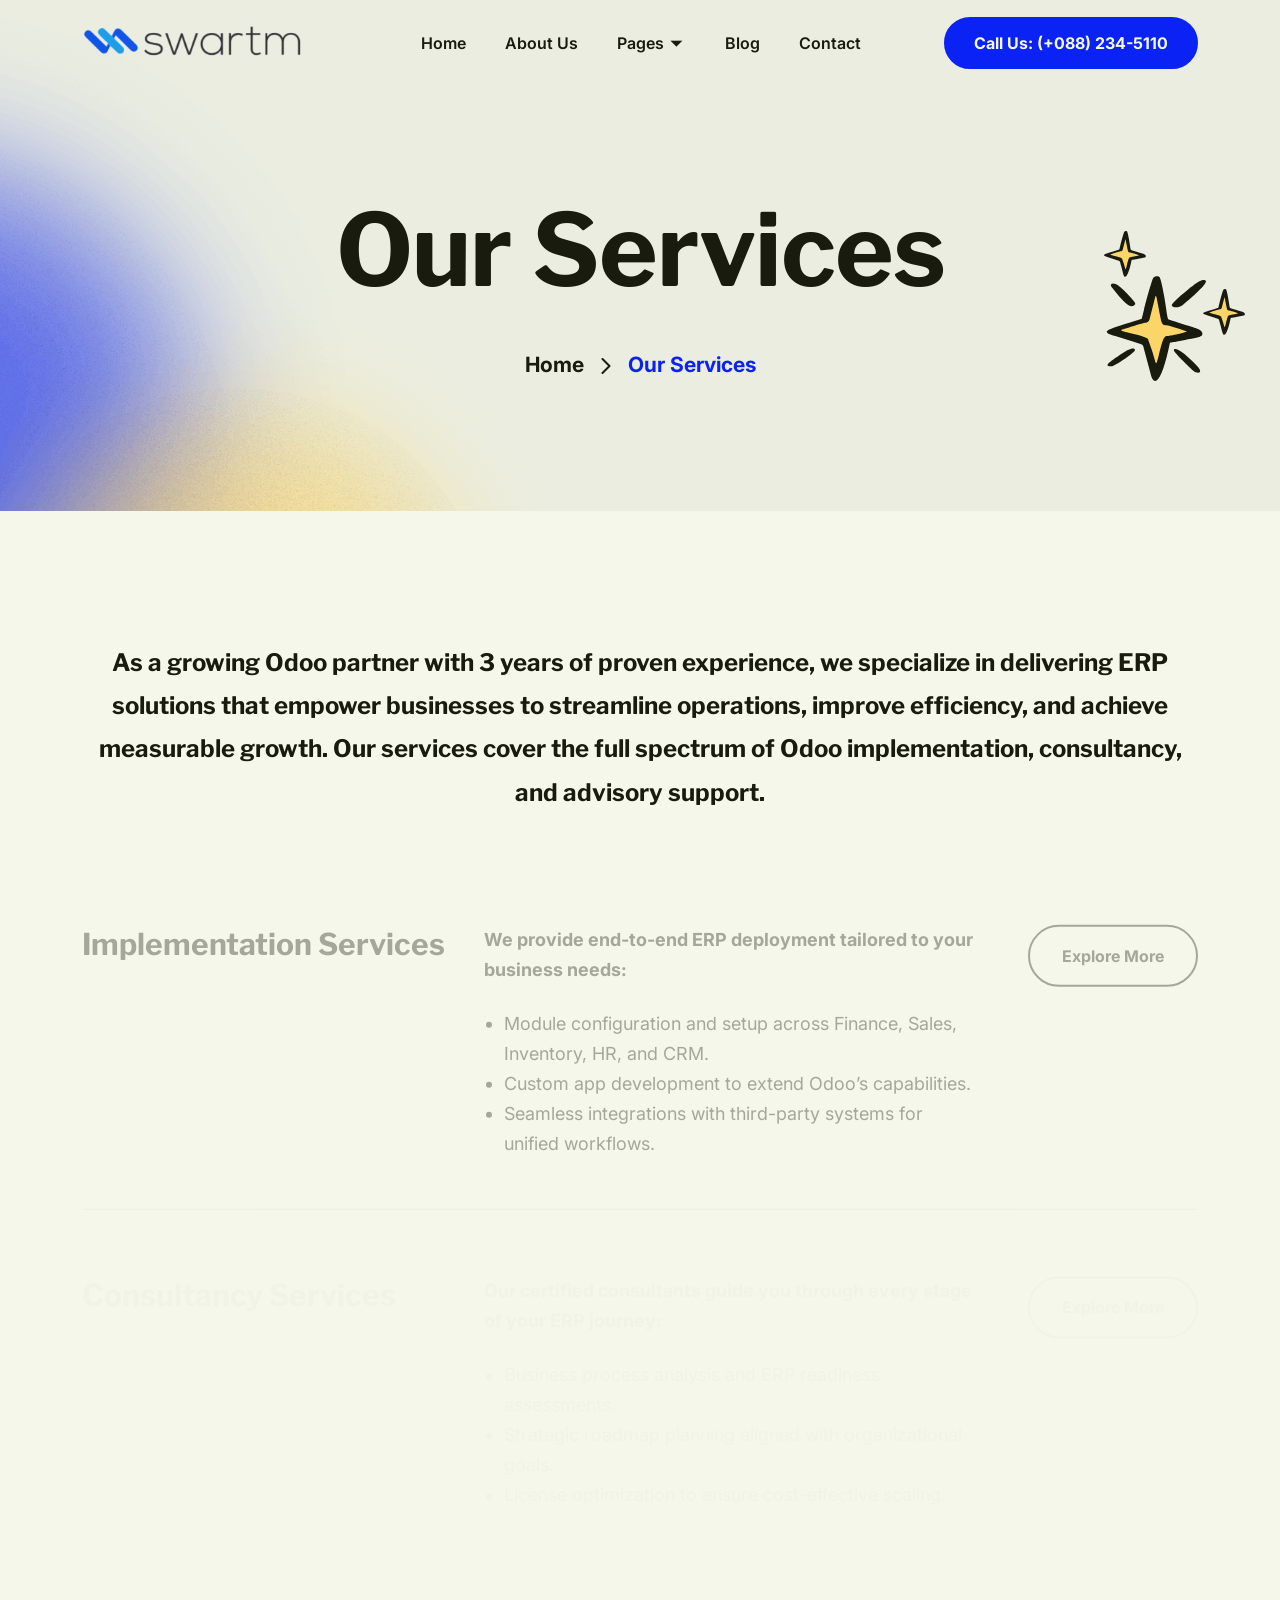
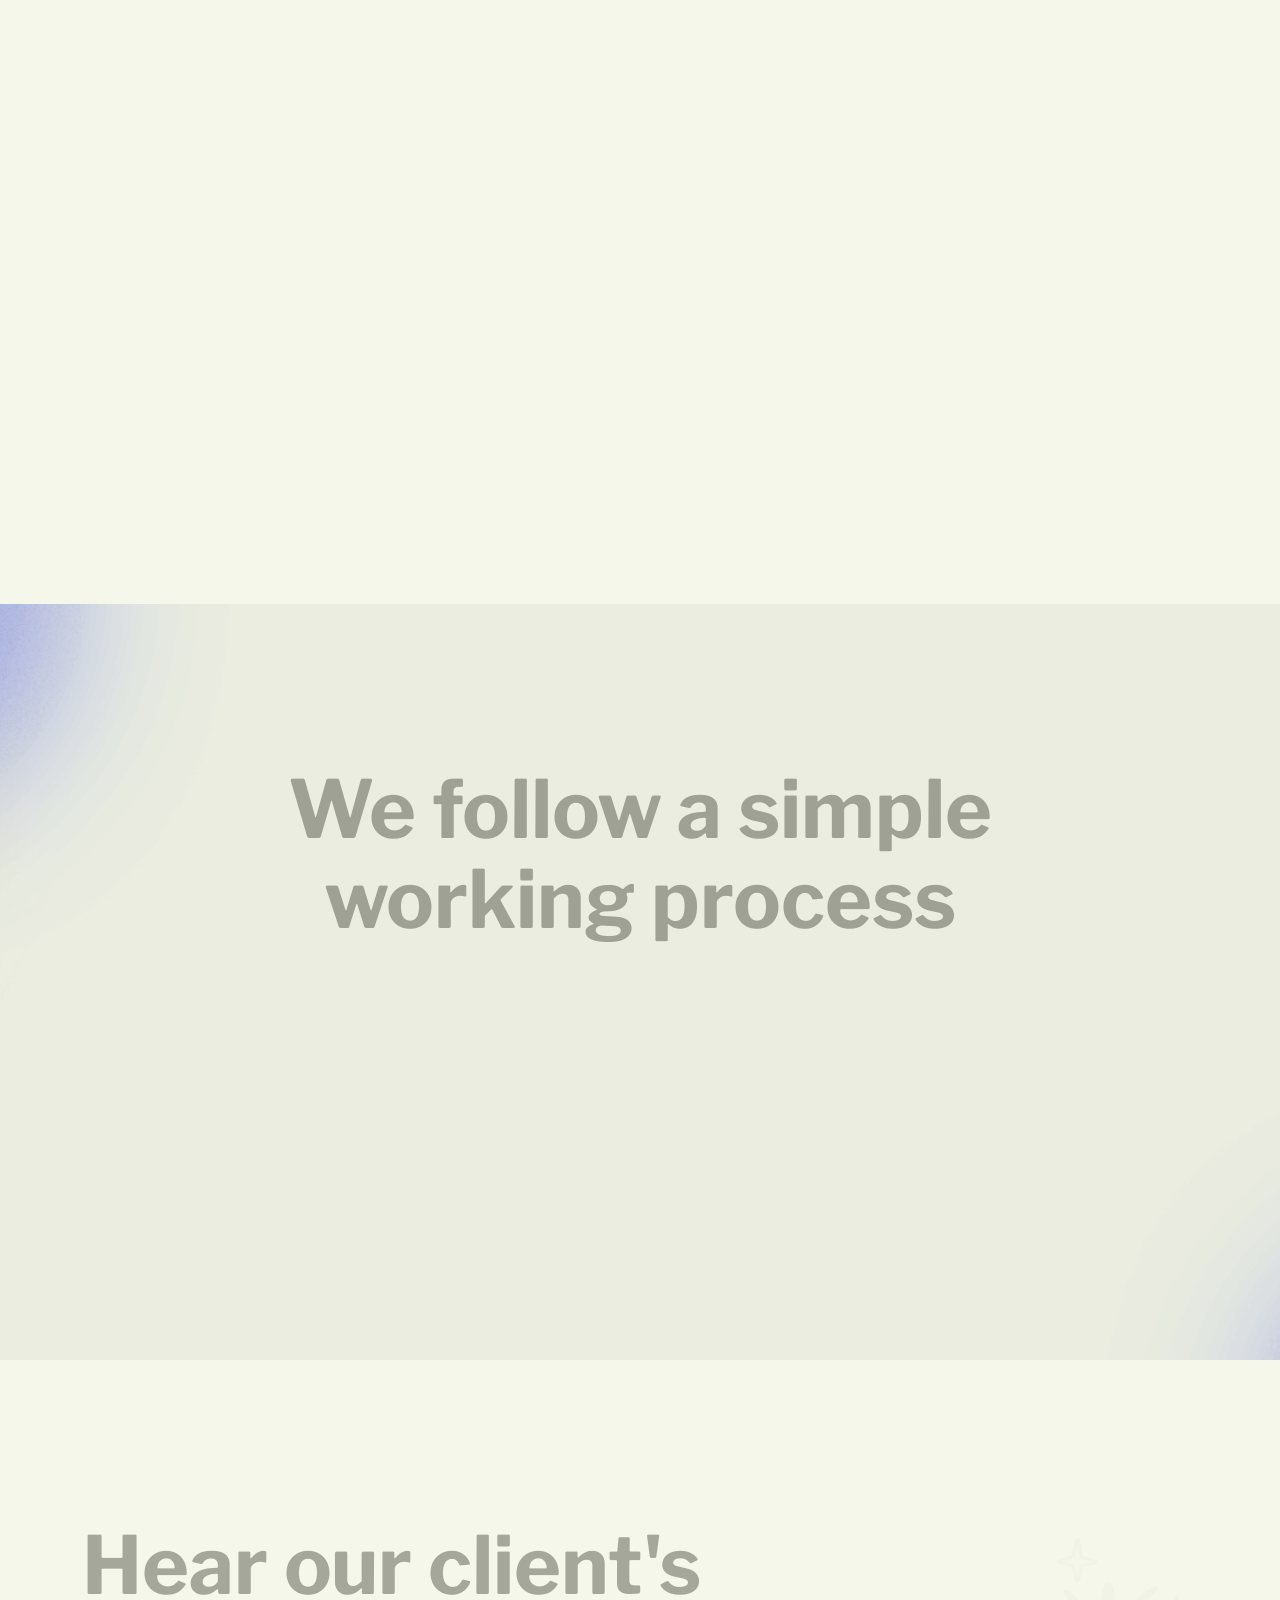
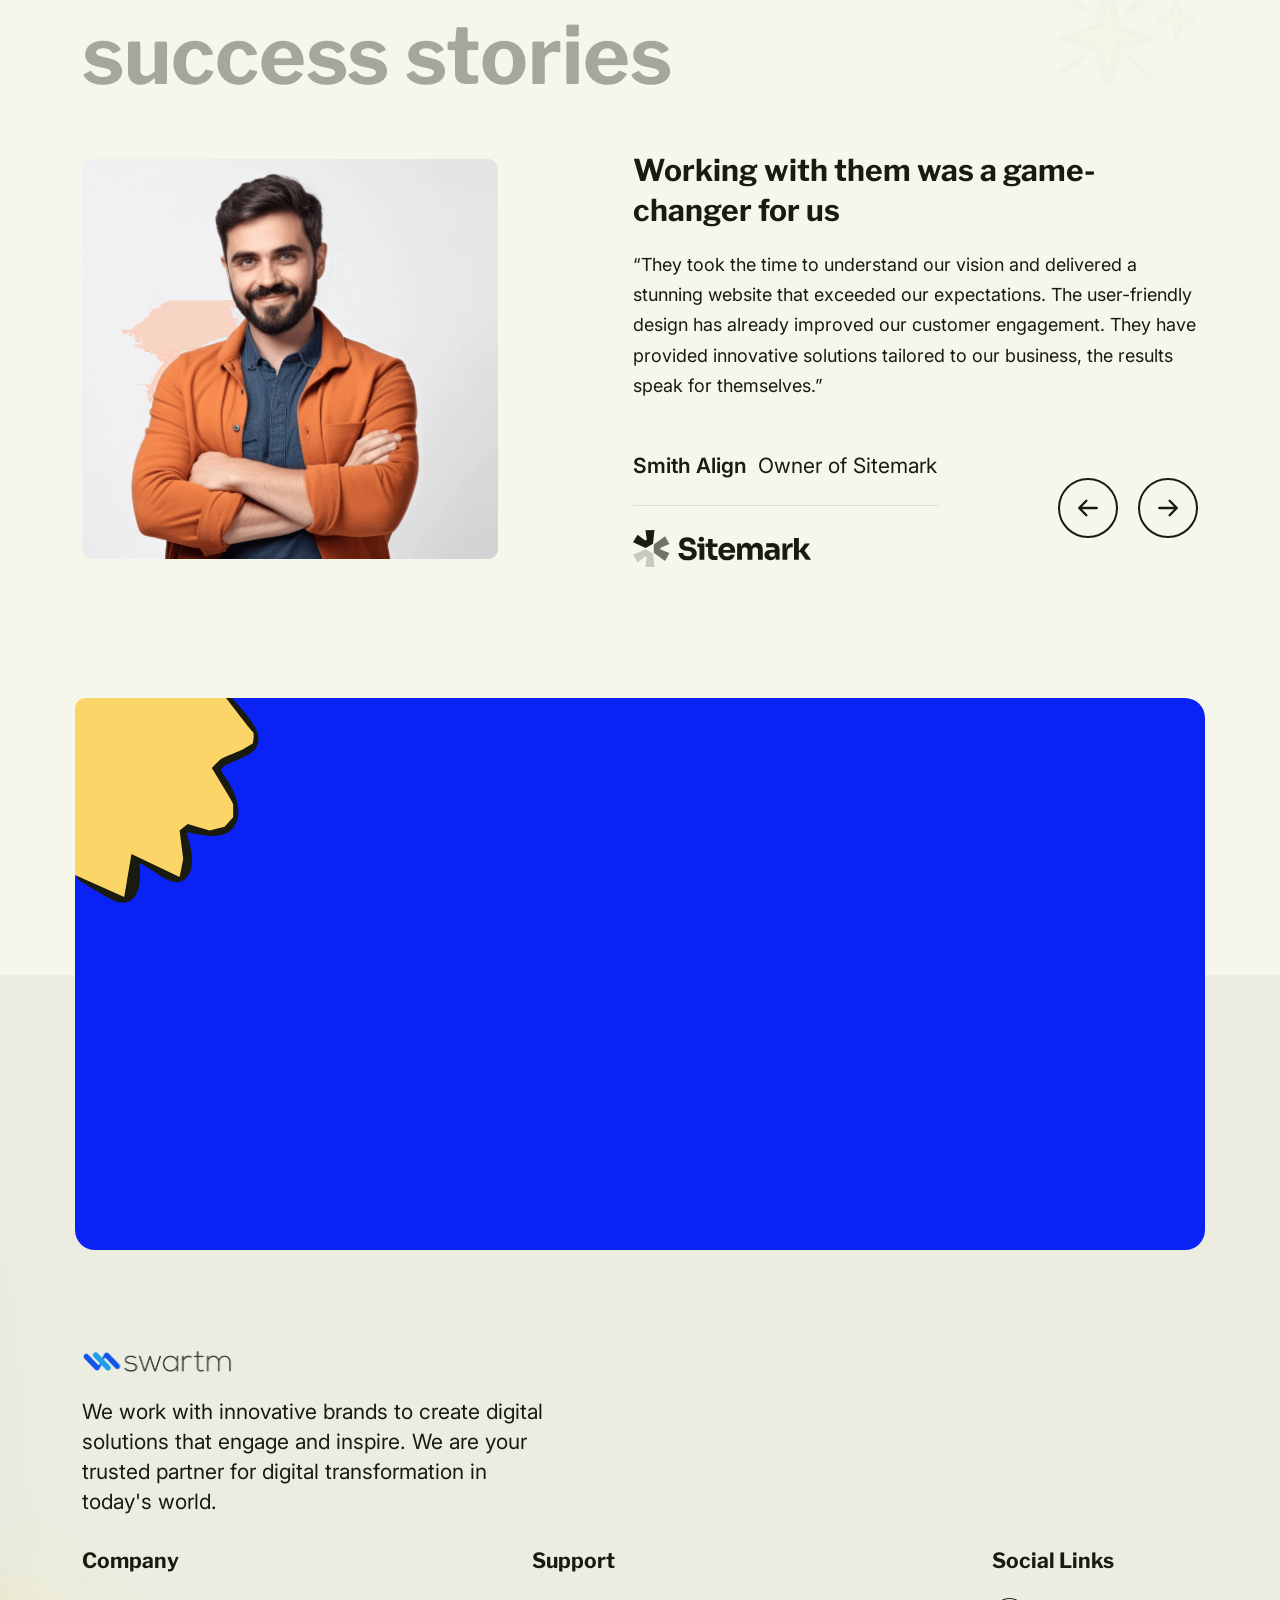
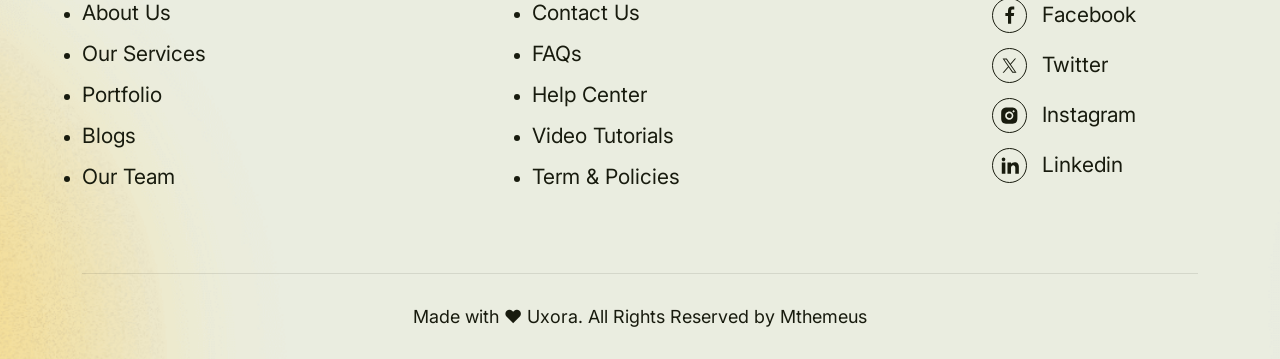
<file: service.html>
<!DOCTYPE html>
<html lang="en">

<head>
  <meta charset="UTF-8">
  <meta http-equiv="X-UA-Compatible" content="IE=edge">
  <meta name="viewport" content="width=device-width, initial-scale=1.0">
  <title>Uxora - IT Solution & Technology Temaptle</title>

  <link rel="shortcut icon" href="assets/images/favicon.ico" type="image/x-icon">
  <link rel="icon" href="assets/images/favicon.ico" type="image/x-icon">
  <!--- End favicon-->

  <link href="https://fonts.googleapis.com/css2?family=Libre+Franklin:ital,wght@0,100..900;1,100..900&display=swap"
    rel="stylesheet">
  <link
    href="https://fonts.googleapis.com/css2?family=Inter:ital,opsz,wght@0,14..32,100..900;1,14..32,100..900&display=swap"
    rel="stylesheet">

  <!-- End google font  -->

  <link rel="stylesheet" href="assets/css/bootstrap.min.css">
  <link rel="stylesheet" href="assets/css/slick.css">
  <link rel="stylesheet" href="assets/css/remixicon.css">

  <!-- Code Editor  -->

  <link rel="stylesheet" href="assets/css/main.css">
  <link rel="stylesheet" href="assets/css/app.min.css">
</head>

<body>

  <div class="preloader">
    <div class="preloader-inner">
      <span></span>
      <span></span>
      <span></span>
      <span></span>
    </div>
  </div>
  <!-- End preloader -->

  <div class="progress-bar-container">
    <div class="progress-bar"></div>
  </div>

  <!-- progress circle -->
  <div class="paginacontainer">
    <div class="progress-wrap">
      <svg class="progress-circle svg-content" width="100%" height="100%" viewBox="-1 -1 102 102">
        <path d="M50,1 a49,49 0 0,1 0,98 a49,49 0 0,1 0,-98" />
      </svg>
      <div class="top-arrow">
        <svg width="12" height="20" viewBox="0 0 9 16" fill="none" xmlns="http://www.w3.org/2000/svg">
          <path d="M0.999999 1L8 8L1 15" stroke="#142D6F" stroke-width="2" stroke-linecap="round"
            stroke-linejoin="round" />
        </svg>
      </div>
    </div>
  </div>
  <!-- End All Js -->



  <!-- Mobile Menu -->
  <div class="uxora-menu-wrapper">
    <div class="uxora-menu-area text-center">
      <div class="uxora-menu-mobile-top">
        <div class="mobile-logo">
          <a href="index.html">
            <img src="assets/images/logo/swartm.png" width='220' alt="logo">
          </a>
        </div>
        <button class="uxora-menu-toggle mobile">
          <i class="ri-close-line"></i>
        </button>
      </div>
      <div class="uxora-mobile-menu">
        <ul>
          <li><a href="index.html">Home</a></li>
          <li><a href="about-us.html">About Us</a></li>
          <li class="menu-item-has-children">
            <a href="#">Pages</a>
            <ul class="sub-menu">
              <li><a href="service.html">Service</a></li>
              <li><a href="portfolio.html">Portfolio</a></li>
              <li><a href="team.html">Team</a></li>
              <li><a href="faq.html">Faq</a></li>
              <li><a href="pricing.html">Pricing</a></li>
            </ul>
          </li>
          <li><a href="blog.html">Blog</a></li>
          <li><a href="contact-us.html">Contact</a></li>
        </ul>
      </div>
      <div class="uxora-mobile-menu-btn">
        <a class="uxora-default-btn sm-size" href="contact-us.html">Get in Touch</a>
        <a class="uxora-default-btn sm-size" href="contact-us.html">Contact Us</a>
      </div>
    </div>
  </div>
  <!-- End mobile menu -->




  <header class="site-header uxora-header-section" id="sticky-menu">
    <div class="container">
      <div class="row gx-3 align-items-center justify-content-between">
        <div class="col-8 col-sm-auto ">
          <div class="header-logo">
            <a href="index.html">
              <img src="assets/images/logo/swartm.png" width='220' alt="logo">
            </a>
          </div>
        </div>
        <div class="col">
          <div class="uxora-main-menu-item">
            <nav class="main-menu menu-style1 d-none d-lg-block menu-left">
              <ul>
                <li><a href="index.html">Home</a></li>
                <li><a href="about-us.html">About Us</a></li>
                <li class="menu-item-has-children">
                  <a href="#">Pages</a>
                  <ul class="sub-menu">
                    <li><a href="service.html">Service</a></li>
                    <li><a href="portfolio.html">Portfolio</a></li>
                    <li><a href="team.html">Team</a></li>
                    <li><a href="faq.html">Faq</a></li>
                    <li><a href="pricing.html">Pricing</a></li>
                  </ul>
                </li>
                <li><a href="blog.html">Blog</a></li>
                <li><a href="contact-us.html">Contact</a></li>
              </ul>
            </nav>
          </div>
        </div>
        <div class="col-auto d-flex align-items-center">
          <a class="uxora-default-btn uxora-header-btn" href="tel:+088">Call Us: (+088) 234-5110</a>
          <div class="uxora-header-menu">
            <nav class="navbar site-navbar justify-content-between">
              <!-- Brand Logo-->
              <!-- mobile menu trigger -->
              <button class="uxora-menu-toggle d-inline-block d-lg-none">
                <span></span>
              </button>
              <!--/.Mobile Menu Hamburger Ends-->
            </nav>
          </div>
        </div>
      </div>
    </div>

  </header>



  <!-- End mobile menu -->

  <div class="breadcrumb-wrapper" style="background-image: url(assets/images/breadcrumbs/b1.png);">
    <div class="container">

      <div class="breadcrumb-content">
        <h1 class="breadcrumb-title">Our Services</h1>
        <div class="breadcrumb-menu-wrapper">
          <div class="breadcrumb-menu-wrap">
            <div class="breadcrumb-menu">
              <ul>
                <li><a href="index.html">Home</a></li>
                <li><img src="assets/images/about/right-arrow.svg" alt="right-arrow"></li>
                <li aria-current="page">Our Services</li>
              </ul>
            </div>
          </div>
        </div>
        <div class="uxora-breadcrumbs-shape">
          <img src="assets/images/testimonial/shape1.svg" alt="">
        </div>
      </div>

    </div>
  </div>
  <!-- End breadcrumb -->

  <section class="uxora-section-padding">
    <div class="container">
      <h4 style="text-align: center;margin:auto;line-height:1.8"><span>As a growing Odoo partner with 3 years of proven
          experience, we specialize
          in delivering ERP solutions that empower businesses to streamline operations, improve efficiency, and
          achieve measurable growth. Our services cover the full spectrum of Odoo implementation, consultancy, and
          advisory support.</span></h4>
      <div class="uxora-section-title max-750"
        data-anime="onview: -100; targets: >*; translateY: [48, 0]; opacity: [0, 1]; easing: spring(1, 80, 10, 0); duration: 450; delay: anime.stagger(100, {start: 200});">

      </div>
      <div class="uxora-service-table-wrap"
        data-anime="onview: -100; targets: >*; translateY: [48, 0]; opacity: [0, 1]; easing: spring(1, 80, 10, 0); duration: 450; delay: anime.stagger(100, {start: 200});">
        <div class="uxora-service-table-item">
          <div class="uxora-service-table-title">
            <h3>Implementation Services</h3>
          </div>
          <div class="uxora-service-table-body">
            <p><span style="font-weight:bold">We provide end-to-end ERP deployment tailored to your business
                needs:</span></p>
            <ul>
              <li>
                Module configuration and setup across Finance, Sales,
                Inventory, HR, and CRM.
              </li>

              <li>
                Custom app development to extend Odoo’s capabilities.
              </li>

              <li>
                Seamless integrations with third-party systems for
                unified workflows.
              </li>

            </ul>
          </div>
          <div class="uxora-service-table-btn">
            <a class="uxora-default-btn outline-btn" href="single-service.html">Explore More</a>
          </div>
        </div>
        <div class="uxora-service-table-item">
          <div class="uxora-service-table-title">
            <h3>Consultancy Services</h3>
          </div>
          <div class="uxora-service-table-body">
            <p><span style="font-weight:bold">Our certified consultants guide you through every stage of your ERP
                journey:</span></p>
            <ul>

              <li>
                Business process analysis and ERP readiness assessments.
              </li>

              <li>
                Strategic roadmap planning aligned with organizational goals.
              </li>

              <li>
                License optimization to ensure cost-effective scaling.
              </li>

            </ul>
          </div>
          <div class="uxora-service-table-btn">
            <a class="uxora-default-btn outline-btn" href="single-service.html">Explore More</a>
          </div>
        </div>
        <div class="uxora-service-table-item">
          <div class="uxora-service-table-title">
            <h3> Advisory Services</h3>
          </div>
          <div class="uxora-service-table-body">
            <p><span style="font-weight: bold;">We act as trusted advisors, helping you maximize the value of your Odoo
                investment:</span></p>
                <ul>
                  <li>Digital transformation strategy and maturity assessments.</li>
                </ul>
          </div>
          <div class="uxora-service-table-btn">
            <a class="uxora-default-btn outline-btn" href="single-service.html">Explore More</a>
          </div>
        </div>
        <div class="uxora-service-table-item">
          <div class="uxora-service-table-title">
            <h3>Managed Services & Support</h3>
          </div>
          <div class="uxora-service-table-body">
            <p><span style="font-weight: bold;">Our Application Management Services (AMS) ensure your ERP continues to
                deliver value:</span></p>
            <ul>

              <li>
                Ongoing platform monitoring, upgrades, and maintenance.
              </li>

              <li>
                Dedicated support for troubleshooting and enhancements.
              </li>

              <li>
                Continuous optimization to adapt to evolving business needs.
              </li>

            </ul>
          </div>
          <div class="uxora-service-table-btn">
            <a class="uxora-default-btn outline-btn" href="single-service.html">Explore More</a>
          </div>
        </div>
         
      </div>
    </div>
  </section>
  <!-- end service -->

  <div class="uxora-section-padding section" style="background-image: url(assets/images/shape/bg1.png);">
    <div class="container">
      <div class="uxora-section-title center max-width-750"
        data-anime="onview: -100; targets: >*; translateY: [48, 0]; opacity: [0, 1]; easing: spring(1, 80, 10, 0); duration: 450; delay: anime.stagger(100, {start: 200});">
        <h2>We follow a simple working process</h2>
      </div>
      <div class="row"
        data-anime="onview: -100; targets: >*; translateY: [48, 0]; opacity: [0, 1]; easing: spring(1, 80, 10, 0); duration: 450; delay: anime.stagger(100, {start: 400});">
        <div class="col-xl-4 col-lg-6 col-md-6">
          <div class="uxora-process-wrap">
            <div class="uxora-process-number">
              <h3>1</h3>
            </div>
            <div class="uxora-process-shape">
              <img src="assets/images/shape/shape3.svg" alt="">
            </div>
            <div class="uxora-process-content">
              <h3>Discovery & Strategy</h3>
              <p>Understanding client needs and developing a tailored plan and a detailed strategy document.</p>
            </div>
          </div>
        </div>
        <div class="col-xl-4 col-lg-6 col-md-6">
          <div class="uxora-process-wrap pt-31">
            <div class="uxora-process-number">
              <h3>2</h3>
            </div>
            <div class="uxora-process-shape">
              <img src="assets/images/shape/shape2.svg" alt="">
            </div>
            <div class="uxora-process-content">
              <h3>Design & Development</h3>
              <p>Creating and implementing solutions that meet client objectives. Build a fully functional website.</p>
            </div>
          </div>
        </div>
        <div class="col-xl-4 col-lg-6 col-md-6">
          <div class="uxora-process-wrap pt-31">
            <div class="uxora-process-number">
              <h3>3</h3>
            </div>
            <div class="uxora-process-content">
              <h3>Launch & Optimization</h3>
              <p>Deploying the project and ensuring its ongoing success. A live project with measurable results.</p>
            </div>
          </div>
        </div>
      </div>
    </div>
  </div>
  <!-- end process -->

  <div class="uxora-section-padding">
    <div class="container">
      <div class="uxora-section-title title2 max-680 position-relative"
        data-anime="onview: -100; targets: >*; translateY: [48, 0]; opacity: [0, 1]; easing: spring(1, 80, 10, 0); duration: 450; delay: anime.stagger(100, {start: 200});">
        <h2>Hear our client's success stories</h2>
        <div class="uxora-t-shape">
          <img src="assets/images/testimonial/shape1.svg" alt="">
        </div>
      </div>
      <div class="uxora-t-slider-init">
        <div class="uxora-t-wrap">
          <div class="uxora-t-thumb">
            <img src="assets/images/testimonial/testimonial-thumbnail-1.png" alt="">
          </div>
          <div class="uxora-default-content">
            <h3>Working with them was a game-changer for us</h3>
            <p>“They took the time to understand our vision and delivered a stunning website that exceeded our
              expectations. The user-friendly design has already improved our customer engagement. They have provided
              innovative solutions tailored to our business, the results speak for themselves.”</p>
            <div class="mt-50">
              <div class="uxora-t-author-title">
                <p><span>Smith Align</span> Owner of Sitemark</p>
              </div>
              <div class="uxora-t-brand">
                <img src="assets/images/testimonial/brand1.svg" alt="">
              </div>
            </div>
          </div>
        </div>
        <div class="uxora-t-wrap">
          <div class="uxora-t-thumb">
            <img src="assets/images/testimonial/t-thumb2.png" alt="">
          </div>
          <div class="uxora-default-content">
            <h3>Highly recommend their expertise!</h3>
            <p>“The team changed our digital marketing strategy. Thanks to their SEO and PPC campaigns, we saw a 60%
              increase in website traffic and a significant increase in conversions. They were always available to
              answer our questions and made the whole process smooth and stress free.”</p>
            <div class="mt-50">
              <div class="uxora-t-author-title">
                <p><span>James Tim</span> Marketing Director</p>
              </div>
              <div class="uxora-t-brand">
                <img src="assets/images/testimonial/brand1.svg" alt="">
              </div>
            </div>
          </div>
        </div>
        <div class="uxora-t-wrap">
          <div class="uxora-t-thumb">
            <img src="assets/images/testimonial/t-thumb3.png" alt="">
          </div>
          <div class="uxora-default-content">
            <h3>I must say they are the perfect digital partner</h3>
            <p>“We partnered with them to reinvent our brand, and the results were incredible. Their creativity and
              attention to detail gave us a fresh, modern identity that really resonated with our audience. They
              designed a sleek, functional site that is easy for our customers to navigate. Sales have never been
              better!”</p>
            <div class="mt-50">
              <div class="uxora-t-author-title">
                <p><span>Carlos Vell,</span> CEO of Luminous</p>
              </div>
              <div class="uxora-t-brand">
                <img src="assets/images/testimonial/brand1.svg" alt="">
              </div>
            </div>
          </div>
        </div>
      </div>
    </div>
  </div>
  <!-- end testimonial -->



  <!-- cta -->

  <div class="uxora-cta-section">
    <div class="uxora-cta-shape2">
      <img src="assets/images/cta/shape2.svg" alt="">
    </div>
    <div class="uxora-cta-shape1">
      <img src="assets/images/cta/shape3.svg" alt="">
    </div>
    <div class="uxora-cta-title"
      data-anime="onview: -100; targets: >*; translateY: [48, 0]; opacity: [0, 1]; easing: spring(1, 80, 10, 0); duration: 450; delay: anime.stagger(100, {start: 600});">
      <h2>Ready to make your brand legendary?</h2>
      <div class="uxora-cta-btn">
        <a class="uxora-default-btn outline-btn2" href="contact-us.html">Let's Talk</a>
        <a class="uxora-default-btn outline-btn2" href="pricing.html">View Pricing</a>
      </div>
      <div class="uxora-cta-shape3">
        <img src="assets/images/cta/shape1.png" alt="">
      </div>
    </div>
  </div>



  <!-- Footer  -->
  <footer class="uxora-footer-section section" style="background-image: url(assets/images/footer/footer-bg.png);">
    <div class="container">
      <div class="uxora-footer-one">
        <div class="row">
          <div class="col-xxl-4 col-xl-12 col-md-12">
            <div class="uxora-footer-textarea">
              <a href="index.html">
                <img src="assets/images/logo/swartm.png" width=150 alt="">
              </a>
              <p>We work with innovative brands to create digital solutions that engage and inspire. We are your trusted
                partner for digital transformation in today's world.</p>
            </div>
          </div>
          <div class="col-xxl-3 col-xl-4 col-md-4">
            <div class="uxora-footer-menu pl-100">
              <h5>Company</h5>
              <ul>
                <li>
                  <a href="about-us.html">About Us</a>
                </li>
                <li>
                  <a href="service.html">Our Services</a>
                </li>
                <li>
                  <a href="portfolio.html">Portfolio</a>
                </li>
                <li>
                  <a href="blog.html">Blogs</a>
                </li>
                <li>
                  <a href="team.html">Our Team</a>
                </li>
              </ul>
            </div>
          </div>
          <div class="col-xxl-2 col-xl-4 col-md-4">
            <div class="uxora-footer-menu pl-40">
              <h5>Support</h5>
              <ul>
                <li>
                  <a href="contact-us.html">Contact Us</a>
                </li>
                <li>
                  <a href="faq.html">FAQs</a>
                </li>
                <li>
                  <a href="contact-us.html">Help Center</a>
                </li>
                <li>
                  <a href="contact-us.html">Video Tutorials</a>
                </li>
                <li>
                  <a href="contact-us.html">Term & Policies</a>
                </li>
              </ul>
            </div>
          </div>
          <div class="col-xxl-3 col-xl-4 col-md-4">
            <div class="uxora-footer-menu2">
              <h5>Social Links</h5>
              <div class="uxora-social-wrap">
                <ul>
                  <li>
                    <a class="wrap" href="https://www.facebook.com">
                      <svg width="10" height="18" viewBox="0 0 9 17" fill="none" xmlns="http://www.w3.org/2000/svg">
                        <path
                          d="M2.61987 16.7464V9.37041H0.137695V6.49583H2.61987V4.37591C2.61987 1.91577 4.12245 0.576172 6.31707 0.576172C7.36832 0.576172 8.27181 0.654439 8.53511 0.689422V3.26042L7.01302 3.26111C5.81946 3.26111 5.58836 3.82827 5.58836 4.66054V6.49583H8.43488L8.06426 9.37041H5.58836V16.7464H2.61987Z"
                          fill="#181B0E" />
                      </svg>
                    </a>
                    <a class="wrap2" href="https://www.facebook.com">Facebook</a>
                  </li>
                  <li>
                    <a class="wrap" href="https://www.twitter.com">
                      <svg width="15" height="15" viewBox="0 0 16 16" fill="none" xmlns="http://www.w3.org/2000/svg">
                        <path
                          d="M9.47743 6.98936L14.9996 0.570312H13.691L8.89613 6.14388L5.06647 0.570312H0.649414L6.44061 8.99854L0.649414 15.7299H1.95806L7.02158 9.84402L11.066 15.7299H15.483L9.47711 6.98936H9.47743ZM7.68506 9.0728L7.09829 8.23353L2.42958 1.55544H4.43959L8.20729 6.94488L8.79406 7.78414L13.6916 14.7896H11.6816L7.68506 9.07312V9.0728Z"
                          fill="#181B0E" />
                      </svg>
                    </a>
                    <a class="wrap2" href="https://www.twitter.com">Twitter</a>
                  </li>
                  <li>
                    <a class="wrap" href="https://www.instagram.com">
                      <svg width="17" height="17" viewBox="0 0 18 18" fill="none" xmlns="http://www.w3.org/2000/svg">
                        <path
                          d="M9.65632 0.561604C10.2832 0.559198 10.91 0.565498 11.5367 0.580502L11.7034 0.586515C11.8958 0.593387 12.0856 0.601977 12.315 0.612286C13.229 0.655236 13.8526 0.799551 14.3998 1.01173C14.9667 1.22992 15.4444 1.52542 15.922 2.00303C16.3587 2.4322 16.6967 2.95134 16.9124 3.52434C17.1246 4.07154 17.2689 4.69604 17.3119 5.61003C17.3222 5.83853 17.3308 6.02923 17.3376 6.22165L17.3428 6.3883C17.358 7.01468 17.3646 7.64125 17.3625 8.26782L17.3634 8.90865V10.034C17.3655 10.6608 17.3589 11.2877 17.3436 11.9143L17.3385 12.081C17.3316 12.2734 17.323 12.4632 17.3127 12.6926C17.2698 13.6066 17.1237 14.2302 16.9124 14.7774C16.6974 15.351 16.3593 15.8706 15.922 16.2996C15.4924 16.7363 14.973 17.0742 14.3998 17.29C13.8526 17.5022 13.229 17.6465 12.315 17.6895C12.0856 17.6998 11.8958 17.7084 11.7034 17.7153L11.5367 17.7204C10.91 17.7357 10.2832 17.7423 9.65632 17.7402L9.0155 17.741H7.89105C7.26419 17.7431 6.63734 17.7366 6.01067 17.7213L5.84402 17.7161C5.6401 17.7087 5.43622 17.7001 5.2324 17.6903C4.31841 17.6474 3.69476 17.5014 3.14671 17.29C2.57348 17.0747 2.05425 16.7367 1.6254 16.2996C1.1882 15.8703 0.8499 15.3509 0.634095 14.7774C0.421919 14.2302 0.277604 13.6066 0.234654 12.6926C0.225087 12.4888 0.216497 12.2849 0.208883 12.081L0.204588 11.9143C0.188751 11.2877 0.181592 10.6608 0.183113 10.034V8.26782C0.180715 7.64126 0.187015 7.01469 0.202011 6.3883L0.208024 6.22165C0.214896 6.02923 0.223487 5.83853 0.233795 5.61003C0.276745 4.69518 0.42106 4.0724 0.633236 3.52434C0.849169 2.95106 1.18813 2.43206 1.62626 2.00389C2.05481 1.56644 2.57372 1.22783 3.14671 1.01173C3.69476 0.799551 4.31755 0.655236 5.2324 0.612286L5.84402 0.586515L6.01067 0.58222C6.63704 0.566391 7.26361 0.559232 7.89019 0.560745L9.65632 0.561604ZM8.77326 4.85668C8.20416 4.84863 7.63915 4.95376 7.11104 5.16598C6.58294 5.37819 6.10228 5.69325 5.69699 6.09284C5.29171 6.49244 4.96988 6.96859 4.75022 7.49365C4.53056 8.0187 4.41744 8.58217 4.41744 9.15132C4.41744 9.72047 4.53056 10.2839 4.75022 10.809C4.96988 11.334 5.29171 11.8102 5.69699 12.2098C6.10228 12.6094 6.58294 12.9244 7.11104 13.1367C7.63915 13.3489 8.20416 13.454 8.77326 13.446C9.91238 13.446 11.0048 12.9934 11.8103 12.188C12.6158 11.3825 13.0683 10.29 13.0683 9.15089C13.0683 8.01176 12.6158 6.9193 11.8103 6.11381C11.0048 5.30833 9.91238 4.85668 8.77326 4.85668ZM8.77326 6.5747C9.11558 6.5684 9.45573 6.63037 9.77383 6.75699C10.0919 6.88362 10.3816 7.07237 10.626 7.31221C10.8703 7.55205 11.0644 7.83817 11.1969 8.15387C11.3294 8.46956 11.3977 8.8085 11.3978 9.15088C11.3978 9.49326 11.3297 9.83222 11.1972 10.148C11.0648 10.4637 10.8708 10.7499 10.6266 10.9898C10.3823 11.2297 10.0927 11.4186 9.77463 11.5453C9.45657 11.672 9.11644 11.7341 8.77411 11.7279C8.09064 11.7279 7.43516 11.4564 6.95187 10.9731C6.46858 10.4898 6.19707 9.83436 6.19707 9.15089C6.19707 8.46741 6.46858 7.81193 6.95187 7.32864C7.43516 6.84535 8.09064 6.57384 8.77411 6.57384L8.77326 6.5747ZM13.2831 3.56815C13.006 3.57925 12.7439 3.69714 12.5517 3.89713C12.3596 4.09713 12.2523 4.36372 12.2523 4.64106C12.2523 4.91841 12.3596 5.185 12.5517 5.38499C12.7439 5.58499 13.006 5.70288 13.2831 5.71397C13.5679 5.71397 13.841 5.60084 14.0423 5.39947C14.2437 5.1981 14.3568 4.92498 14.3568 4.6402C14.3568 4.35542 14.2437 4.08231 14.0423 3.88094C13.841 3.67956 13.5679 3.56644 13.2831 3.56644V3.56815Z"
                          fill="#181B0E" />
                      </svg>
                    </a>
                    <a class="wrap2" href="https://www.instagram.com">Instagram</a>
                  </li>
                  <li>
                    <a class="wrap" href="https://www.linkedin.com/">
                      <svg width="18" height="17" viewBox="0 0 18 17" fill="none" xmlns="http://www.w3.org/2000/svg">
                        <path
                          d="M4.31682 2.35804C4.31658 2.83452 4.12707 3.2914 3.78997 3.62816C3.45288 3.96492 2.99581 4.15397 2.51933 4.15373C2.04284 4.15349 1.58597 3.96398 1.24921 3.62689C0.912449 3.28979 0.723395 2.83273 0.723633 2.35624C0.723871 1.87976 0.913383 1.42288 1.25048 1.08612C1.58757 0.749364 2.04464 0.560309 2.52112 0.560547C2.99761 0.560785 3.45448 0.750297 3.79124 1.08739C4.128 1.42449 4.31706 1.88155 4.31682 2.35804ZM4.37072 5.48411H0.777531V16.7308H4.37072V5.48411ZM10.0479 5.48411H6.47273V16.7308H10.012V10.829C10.012 7.54121 14.2969 7.23579 14.2969 10.829V16.7308H17.8452V9.60729C17.8452 4.0648 11.5032 4.27141 10.012 6.99325L10.0479 5.48411Z"
                          fill="#181B0E" />
                      </svg>
                    </a>
                    <a class="wrap2" href="https://www.linkedin.com/">Linkedin</a>
                  </li>
                </ul>
              </div>
            </div>
          </div>
        </div>
      </div>
      <div class="uxora-footer-bottom-text">
        <p>Made with ♥︎ Uxora. All Rights Reserved by Mthemeus</p>
      </div>
    </div>
  </footer>






  <!-- scripts -->
  <script src="assets/js/jquery-3.7.1.min.js"></script>
  <script src="assets/js/bootstrap.bundle.min.js"></script>
  <script src="assets/js/menu/menu.js"></script>
  <script src="assets/js/slick.js"></script>
  <script src="assets/js/anime.min.js"></script>
  <script src="assets/js/data-attr-helper.js"></script>
  <script src="assets/js/anime-helper.js"></script>
  <script src="assets/js/faq.js"></script>
  <script src="assets/js/isotope.pkgd.min.js"></script>
  <script src="assets/js/tabs-slider.js"></script>
  <script src="assets/js/app.js"></script>
</body>

</html>
</file>
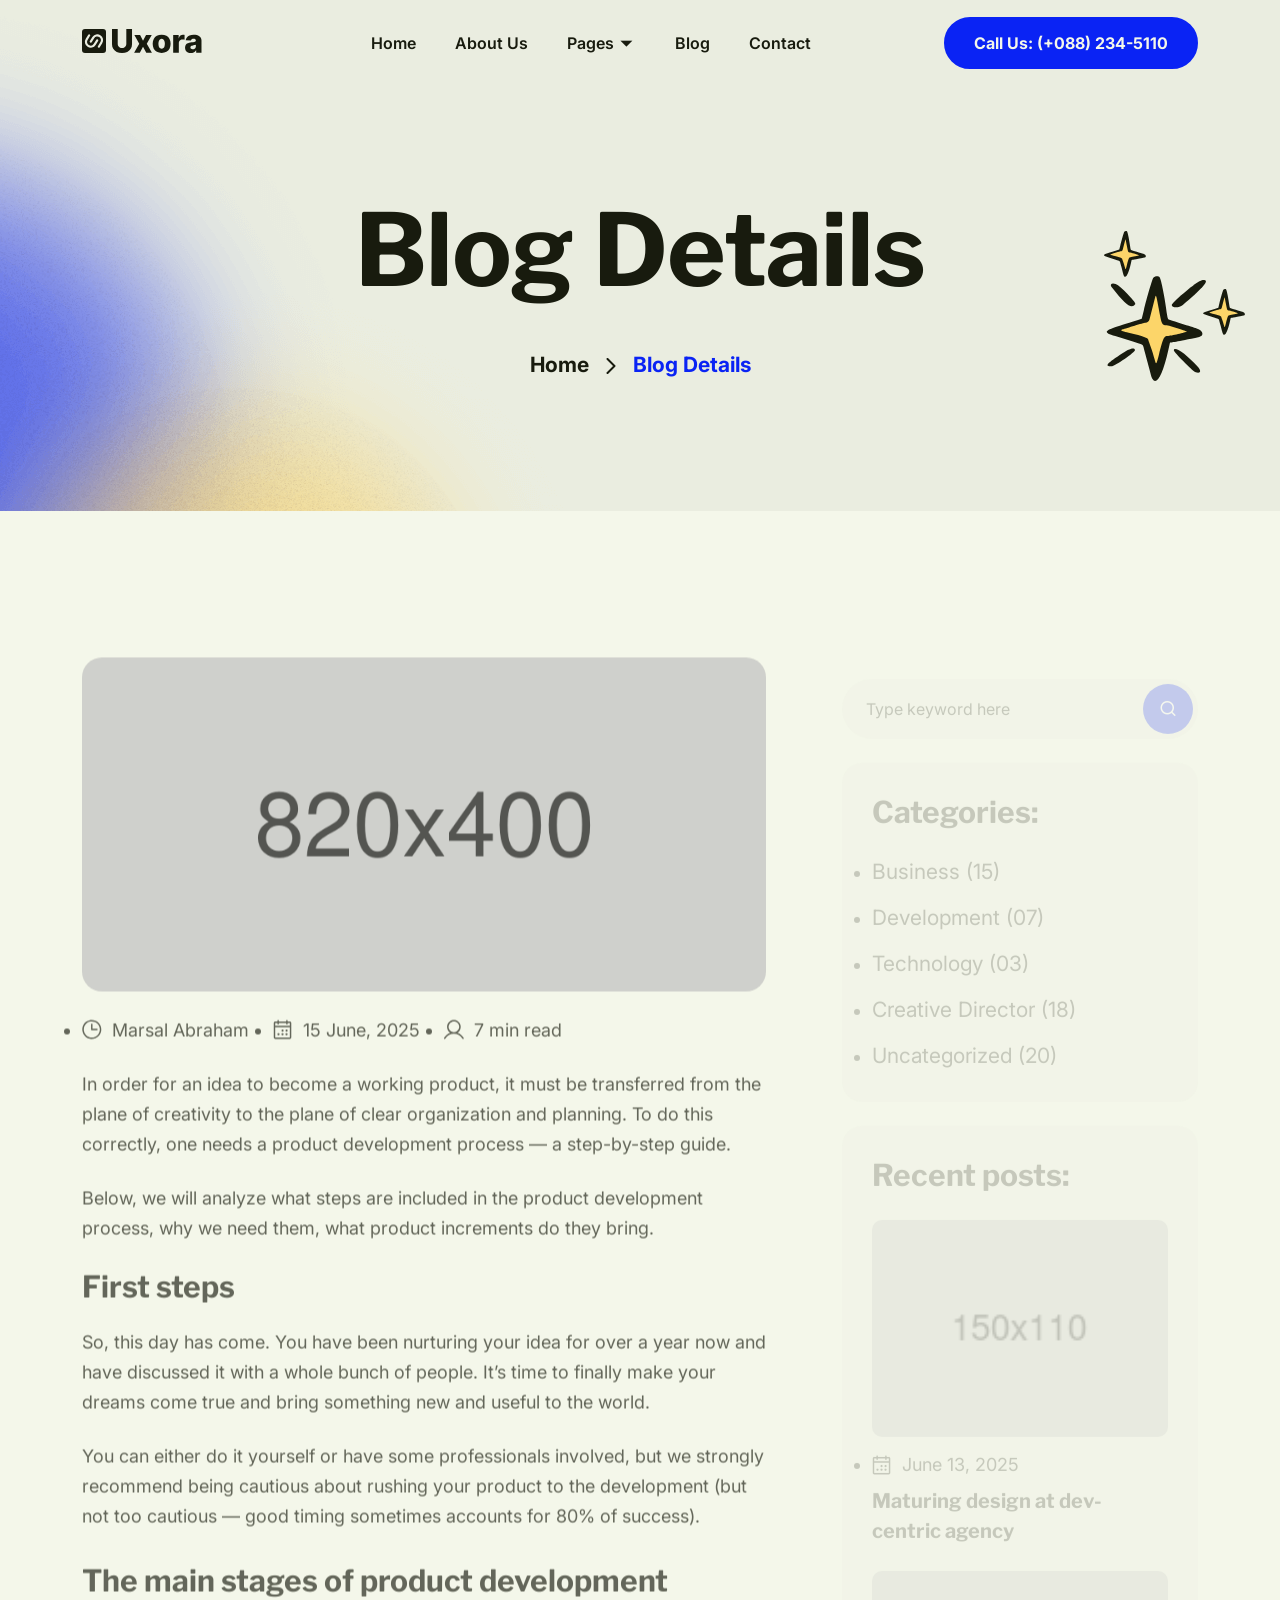
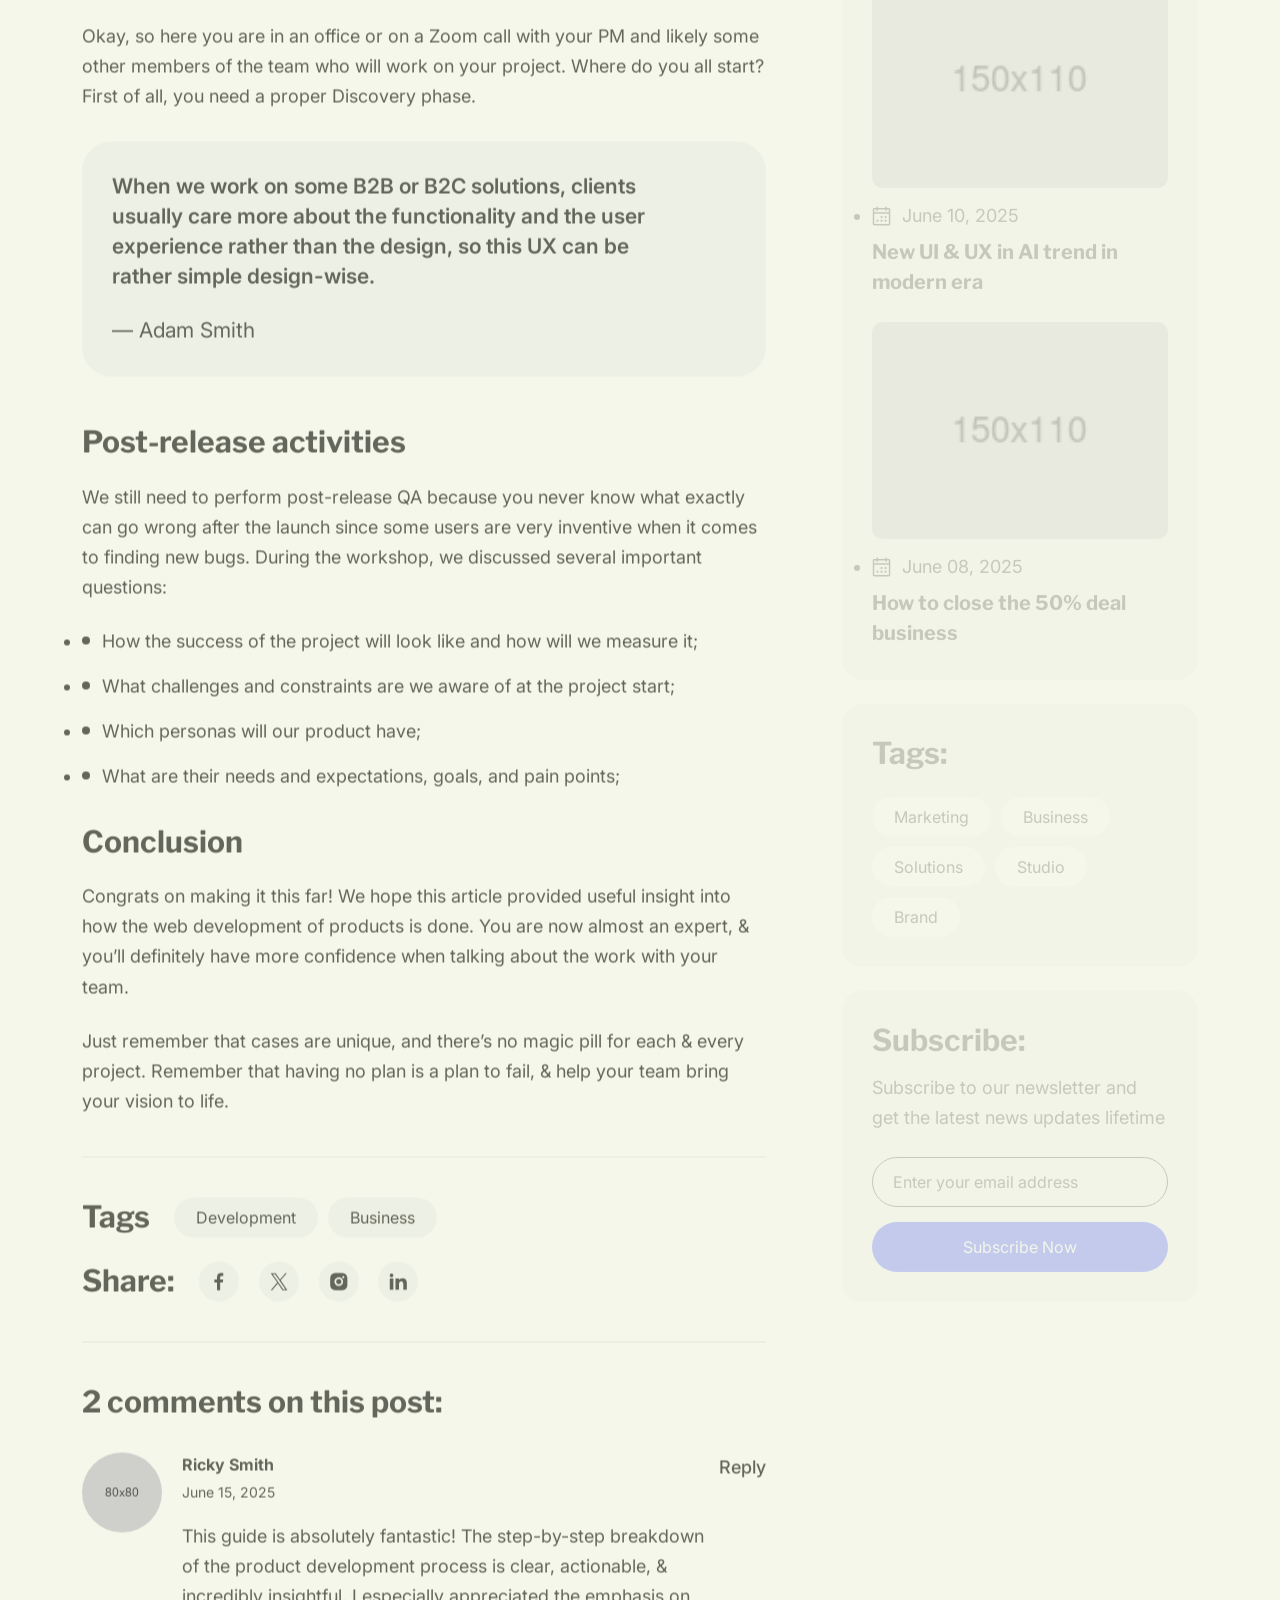
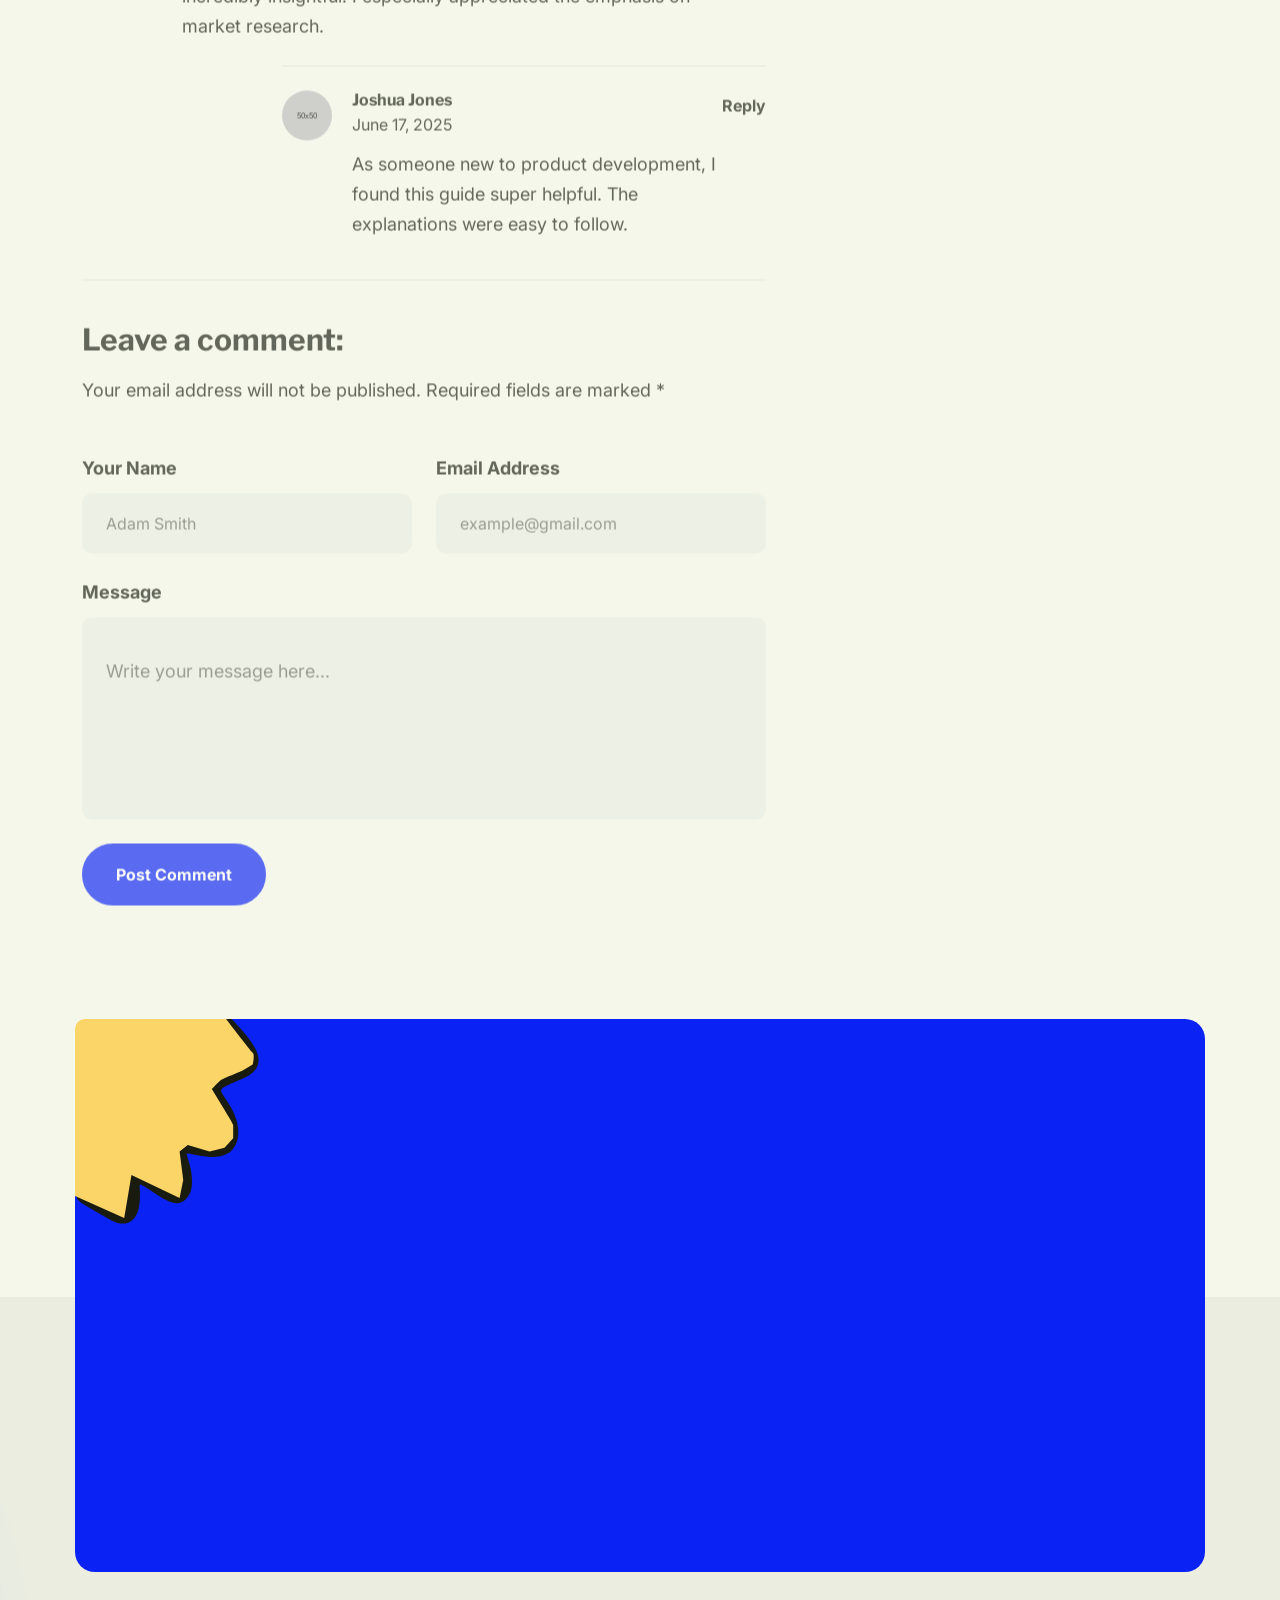
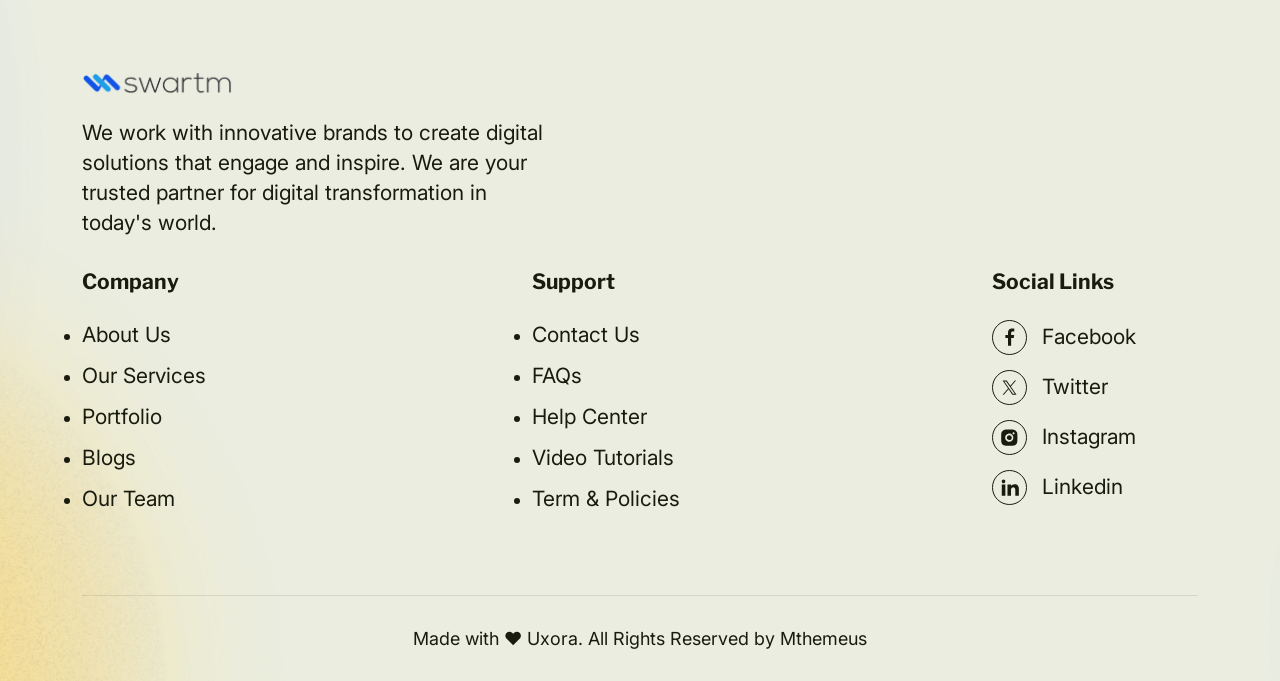
<file: single-blog.html>
<!DOCTYPE html>
<html lang="en">

<head>
  <meta charset="UTF-8">
  <meta http-equiv="X-UA-Compatible" content="IE=edge">
  <meta name="viewport" content="width=device-width, initial-scale=1.0">
  <title>Uxora - IT Solution & Technology Temaptle</title>

  <link rel="shortcut icon" href="assets/images/favicon.ico" type="image/x-icon">
  <link rel="icon" href="assets/images/favicon.ico" type="image/x-icon">
  <!--- End favicon-->

  <link href="https://fonts.googleapis.com/css2?family=Libre+Franklin:ital,wght@0,100..900;1,100..900&display=swap" rel="stylesheet">
  <link href="https://fonts.googleapis.com/css2?family=Inter:ital,opsz,wght@0,14..32,100..900;1,14..32,100..900&display=swap" rel="stylesheet">

  <!-- End google font  -->

  <link rel="stylesheet" href="assets/css/bootstrap.min.css">
  <link rel="stylesheet" href="assets/css/slick.css">
  <link rel="stylesheet" href="assets/css/remixicon.css">

  <!-- Code Editor  -->

  <link rel="stylesheet" href="assets/css/main.css">
  <link rel="stylesheet" href="assets/css/app.min.css">
</head>

<body>

  <div class="preloader">
    <div class="preloader-inner">
      <span></span>
      <span></span>
      <span></span>
      <span></span>
    </div>
  </div>
  <!-- End preloader -->

  <div class="progress-bar-container">
    <div class="progress-bar"></div>
  </div>

  <!-- progress circle -->
  <div class="paginacontainer">
    <div class="progress-wrap">
      <svg class="progress-circle svg-content" width="100%" height="100%" viewBox="-1 -1 102 102">
        <path d="M50,1 a49,49 0 0,1 0,98 a49,49 0 0,1 0,-98" />
      </svg>
      <div class="top-arrow">
        <svg width="12" height="20" viewBox="0 0 9 16" fill="none" xmlns="http://www.w3.org/2000/svg">
          <path d="M0.999999 1L8 8L1 15" stroke="#142D6F" stroke-width="2" stroke-linecap="round" stroke-linejoin="round" />
        </svg>
      </div>
    </div>
  </div>
  <!-- End All Js -->



  <!-- Mobile Menu -->
  <div class="uxora-menu-wrapper">
    <div class="uxora-menu-area text-center">
      <div class="uxora-menu-mobile-top">
        <div class="mobile-logo">
          <a href="index.html">
            <img src="assets/images/logo/logo-dark.svg" alt="logo">
          </a>
        </div>
        <button class="uxora-menu-toggle mobile">
          <i class="ri-close-line"></i>
        </button>
      </div>
      <div class="uxora-mobile-menu">
        <ul>
          <li><a href="index.html">Home</a></li>
          <li><a href="about-us.html">About Us</a></li>
          <li class="menu-item-has-children">
            <a href="#">Pages</a>
            <ul class="sub-menu">
              <li><a href="service.html">Service</a></li>
              <li><a href="portfolio.html">Portfolio</a></li>
              <li><a href="team.html">Team</a></li>
              <li><a href="faq.html">Faq</a></li>
              <li><a href="pricing.html">Pricing</a></li>
            </ul>
          </li>
          <li><a href="blog.html">Blog</a></li>
          <li><a href="contact-us.html">Contact</a></li>
        </ul>
      </div>
      <div class="uxora-mobile-menu-btn">
        <a class="uxora-default-btn sm-size" href="contact-us.html">Get in Touch</a>
        <a class="uxora-default-btn sm-size" href="contact-us.html">Contact Us</a>
      </div>
    </div>
  </div>
  <!-- End mobile menu -->




  <header class="site-header uxora-header-section" id="sticky-menu">
    <div class="container">
      <div class="row gx-3 align-items-center justify-content-between">
        <div class="col-8 col-sm-auto ">
          <div class="header-logo">
            <a href="index.html">
              <img src="assets/images/logo/logo-dark.svg" alt="logo">
            </a>
          </div>
        </div>
        <div class="col">
          <div class="uxora-main-menu-item">
            <nav class="main-menu menu-style1 d-none d-lg-block menu-left">
              <ul>
                <li><a href="index.html">Home</a></li>
                <li><a href="about-us.html">About Us</a></li>
                <li class="menu-item-has-children">
                  <a href="#">Pages</a>
                  <ul class="sub-menu">
                    <li><a href="service.html">Service</a></li>
                    <li><a href="portfolio.html">Portfolio</a></li>
                    <li><a href="team.html">Team</a></li>
                    <li><a href="faq.html">Faq</a></li>
                    <li><a href="pricing.html">Pricing</a></li>
                  </ul>
                </li>
                <li><a href="blog.html">Blog</a></li>
                <li><a href="contact-us.html">Contact</a></li>
              </ul>
            </nav>
          </div>
        </div>
        <div class="col-auto d-flex align-items-center">
          <a class="uxora-default-btn uxora-header-btn" href="tel:+088">Call Us: (+088) 234-5110</a>
          <div class="uxora-header-menu">
            <nav class="navbar site-navbar justify-content-between">
              <!-- Brand Logo-->
              <!-- mobile menu trigger -->
              <button class="uxora-menu-toggle d-inline-block d-lg-none">
                <span></span>
              </button>
              <!--/.Mobile Menu Hamburger Ends-->
            </nav>
          </div>
        </div>
      </div>
    </div>

  </header>



  <!-- End mobile menu -->

  <div class="breadcrumb-wrapper" style="background-image: url(assets/images/breadcrumbs/b1.png);">
    <div class="container">

      <div class="breadcrumb-content">
        <h1 class="breadcrumb-title">Blog Details</h1>
        <div class="breadcrumb-menu-wrapper">
          <div class="breadcrumb-menu-wrap">
            <div class="breadcrumb-menu">
              <ul>
                <li><a href="index.html">Home</a></li>
                <li><img src="assets/images/about/right-arrow.svg" alt="right-arrow"></li>
                <li aria-current="page">Blog Details</li>
              </ul>
            </div>
          </div>
        </div>
        <div class="uxora-breadcrumbs-shape">
          <img src="assets/images/testimonial/shape1.svg" alt="">
        </div>
      </div>

    </div>
  </div>
  <!-- End breadcrumb -->

  <div class="uxora-section-padding">
    <div class="container">
      <div class="row" data-anime="onview: -100; targets: >*; translateY: [48, 0]; opacity: [0, 1]; easing: spring(1, 80, 10, 0); duration: 450; delay: anime.stagger(100, {start: 200});">
        <div class="col-lg-8">
          <div class="uxora-blog-d-wrap">
            <div class="uxora-blog-d-thumb">
              <img src="assets/images/blog/b7.png" alt="">
            </div>
            <div class="uxora-blog-meta">
              <ul>
                <li>
                  <a href="single-blog.html">
                    <svg width="20" height="20" viewBox="0 0 20 20" fill="none" xmlns="http://www.w3.org/2000/svg">
                      <path d="M9.79682 0.5C7.91789 0.5 6.08117 1.05717 4.5189 2.10104C2.95663 3.14491 1.73899 4.62861 1.01996 6.36451C0.30093 8.1004 0.112799 10.0105 0.479358 11.8534C0.845918 13.6962 1.7507 15.3889 3.0793 16.7175C4.4079 18.0461 6.10064 18.9509 7.94346 19.3175C9.78628 19.684 11.6964 19.4959 13.4323 18.7769C15.1682 18.0578 16.6519 16.8402 17.6958 15.2779C18.7396 13.7156 19.2968 11.8789 19.2968 10C19.2942 7.48126 18.2924 5.06644 16.5114 3.28542C14.7304 1.5044 12.3156 0.50266 9.79682 0.5ZM9.79682 18.0385C8.20696 18.0385 6.6528 17.567 5.33089 16.6837C4.00897 15.8005 2.97866 14.545 2.37025 13.0762C1.76184 11.6073 1.60265 9.99108 1.91281 8.43177C2.22298 6.87246 2.98857 5.44015 4.11277 4.31595C5.23697 3.19175 6.66928 2.42616 8.22859 2.11599C9.7879 1.80583 11.4042 1.96502 12.873 2.57343C14.3418 3.18184 15.5973 4.21215 16.4806 5.53407C17.3638 6.85599 17.8353 8.41014 17.8353 10C17.8329 12.1312 16.9852 14.1744 15.4782 15.6814C13.9712 17.1884 11.928 18.036 9.79682 18.0385ZM15.643 10C15.643 10.1938 15.566 10.3797 15.4289 10.5167C15.2919 10.6538 15.106 10.7308 14.9122 10.7308H9.79682C9.603 10.7308 9.41713 10.6538 9.28008 10.5167C9.14304 10.3797 9.06605 10.1938 9.06605 10V4.88461C9.06605 4.6908 9.14304 4.50493 9.28008 4.36788C9.41713 4.23084 9.603 4.15385 9.79682 4.15385C9.99063 4.15385 10.1765 4.23084 10.3135 4.36788C10.4506 4.50493 10.5276 4.6908 10.5276 4.88461V9.26923H14.9122C15.106 9.26923 15.2919 9.34622 15.4289 9.48327C15.566 9.62031 15.643 9.80619 15.643 10Z" fill="#181B0E" />
                    </svg>Marsal Abraham
                  </a>
                </li>
                <li>
                  <a href="single-blog.html">
                    <svg width="19" height="20" viewBox="0 0 19 20" fill="none" xmlns="http://www.w3.org/2000/svg">
                      <path d="M16.8353 1.96154H14.643V1.23077C14.643 1.03696 14.566 0.851083 14.4289 0.714037C14.2919 0.576992 14.106 0.5 13.9122 0.5C13.7184 0.5 13.5325 0.576992 13.3955 0.714037C13.2584 0.851083 13.1814 1.03696 13.1814 1.23077V1.96154H5.87375V1.23077C5.87375 1.03696 5.79675 0.851083 5.65971 0.714037C5.52266 0.576992 5.33679 0.5 5.14298 0.5C4.94916 0.5 4.76329 0.576992 4.62625 0.714037C4.4892 0.851083 4.41221 1.03696 4.41221 1.23077V1.96154H2.2199C1.83228 1.96154 1.46053 2.11552 1.18644 2.38961C0.912345 2.6637 0.758362 3.03545 0.758362 3.42308V18.0385C0.758362 18.4261 0.912345 18.7978 1.18644 19.0719C1.46053 19.346 1.83228 19.5 2.2199 19.5H16.8353C17.2229 19.5 17.5947 19.346 17.8687 19.0719C18.1428 18.7978 18.2968 18.4261 18.2968 18.0385V3.42308C18.2968 3.03545 18.1428 2.6637 17.8687 2.38961C17.5947 2.11552 17.2229 1.96154 16.8353 1.96154ZM4.41221 3.42308V4.15385C4.41221 4.34766 4.4892 4.53353 4.62625 4.67058C4.76329 4.80762 4.94916 4.88462 5.14298 4.88462C5.33679 4.88462 5.52266 4.80762 5.65971 4.67058C5.79675 4.53353 5.87375 4.34766 5.87375 4.15385V3.42308H13.1814V4.15385C13.1814 4.34766 13.2584 4.53353 13.3955 4.67058C13.5325 4.80762 13.7184 4.88462 13.9122 4.88462C14.106 4.88462 14.2919 4.80762 14.4289 4.67058C14.566 4.53353 14.643 4.34766 14.643 4.15385V3.42308H16.8353V6.34615H2.2199V3.42308H4.41221ZM16.8353 18.0385H2.2199V7.80769H16.8353V18.0385ZM10.6237 11.0962C10.6237 11.313 10.5595 11.5249 10.439 11.7051C10.3186 11.8854 10.1474 12.0259 9.94707 12.1089C9.74678 12.1918 9.52638 12.2135 9.31374 12.1712C9.10111 12.129 8.90579 12.0246 8.75249 11.8713C8.59919 11.718 8.4948 11.5226 8.4525 11.31C8.41021 11.0974 8.43191 10.877 8.51488 10.6767C8.59784 10.4764 8.73834 10.3052 8.9186 10.1847C9.09886 10.0643 9.31079 10 9.52759 10C9.81831 10 10.0971 10.1155 10.3027 10.3211C10.5083 10.5266 10.6237 10.8054 10.6237 11.0962ZM14.643 11.0962C14.643 11.313 14.5787 11.5249 14.4582 11.7051C14.3378 11.8854 14.1666 12.0259 13.9663 12.1089C13.766 12.1918 13.5456 12.2135 13.333 12.1712C13.1203 12.129 12.925 12.0246 12.7717 11.8713C12.6184 11.718 12.514 11.5226 12.4717 11.31C12.4294 11.0974 12.4511 10.877 12.5341 10.6767C12.6171 10.4764 12.7576 10.3052 12.9378 10.1847C13.1181 10.0643 13.33 10 13.5468 10C13.8375 10 14.1164 10.1155 14.3219 10.3211C14.5275 10.5266 14.643 10.8054 14.643 11.0962ZM6.60452 14.75C6.60452 14.9668 6.54023 15.1787 6.41978 15.359C6.29933 15.5393 6.12814 15.6797 5.92784 15.7627C5.72755 15.8457 5.50715 15.8674 5.29451 15.8251C5.08188 15.7828 4.88656 15.6784 4.73326 15.5251C4.57996 15.3718 4.47557 15.1765 4.43327 14.9638C4.39097 14.7512 4.41268 14.5308 4.49565 14.3305C4.57861 14.1302 4.71911 13.959 4.89937 13.8386C5.07963 13.7181 5.29156 13.6538 5.50836 13.6538C5.79908 13.6538 6.07789 13.7693 6.28346 13.9749C6.48903 14.1805 6.60452 14.4593 6.60452 14.75ZM10.6237 14.75C10.6237 14.9668 10.5595 15.1787 10.439 15.359C10.3186 15.5393 10.1474 15.6797 9.94707 15.7627C9.74678 15.8457 9.52638 15.8674 9.31374 15.8251C9.10111 15.7828 8.90579 15.6784 8.75249 15.5251C8.59919 15.3718 8.4948 15.1765 8.4525 14.9638C8.41021 14.7512 8.43191 14.5308 8.51488 14.3305C8.59784 14.1302 8.73834 13.959 8.9186 13.8386C9.09886 13.7181 9.31079 13.6538 9.52759 13.6538C9.81831 13.6538 10.0971 13.7693 10.3027 13.9749C10.5083 14.1805 10.6237 14.4593 10.6237 14.75ZM14.643 14.75C14.643 14.9668 14.5787 15.1787 14.4582 15.359C14.3378 15.5393 14.1666 15.6797 13.9663 15.7627C13.766 15.8457 13.5456 15.8674 13.333 15.8251C13.1203 15.7828 12.925 15.6784 12.7717 15.5251C12.6184 15.3718 12.514 15.1765 12.4717 14.9638C12.4294 14.7512 12.4511 14.5308 12.5341 14.3305C12.6171 14.1302 12.7576 13.959 12.9378 13.8386C13.1181 13.7181 13.33 13.6538 13.5468 13.6538C13.8375 13.6538 14.1164 13.7693 14.3219 13.9749C14.5275 14.1805 14.643 14.4593 14.643 14.75Z" fill="#181B0E" />
                    </svg>15 June, 2025
                  </a>
                </li>
                <li>
                  <a href="single-blog.html">
                    <svg width="20" height="20" viewBox="0 0 20 20" fill="none" xmlns="http://www.w3.org/2000/svg">
                      <path d="M19.6463 18.3439C18.201 15.8452 15.9737 14.0534 13.3744 13.2041C14.6601 12.4387 15.6591 11.2723 16.2178 9.88425C16.7765 8.49616 16.8642 6.96303 16.4672 5.52031C16.0703 4.07759 15.2108 2.80505 14.0206 1.89812C12.8305 0.991183 11.3755 0.5 9.87918 0.5C8.38285 0.5 6.9279 0.991183 5.73774 1.89812C4.54759 2.80505 3.68805 4.07759 3.29113 5.52031C2.8942 6.96303 2.98184 8.49616 3.54057 9.88425C4.09931 11.2723 5.09825 12.4387 6.38399 13.2041C3.78467 14.0525 1.55735 15.8442 0.112017 18.3439C0.0590141 18.4303 0.0238576 18.5265 0.00862189 18.6267C-0.00661386 18.7269 -0.00162021 18.8292 0.0233082 18.9275C0.0482366 19.0257 0.0925948 19.118 0.153766 19.1989C0.214936 19.2797 0.291681 19.3475 0.37947 19.3982C0.46726 19.4489 0.564317 19.4815 0.664915 19.4941C0.765513 19.5067 0.867613 19.499 0.965193 19.4715C1.06277 19.444 1.15385 19.3972 1.23307 19.334C1.31228 19.2707 1.37801 19.1922 1.42639 19.1031C3.21432 16.0131 6.3745 14.1683 9.87918 14.1683C13.3839 14.1683 16.544 16.0131 18.332 19.1031C18.3804 19.1922 18.4461 19.2707 18.5253 19.334C18.6045 19.3972 18.6956 19.444 18.7932 19.4715C18.8907 19.499 18.9928 19.5067 19.0934 19.4941C19.194 19.4815 19.2911 19.4489 19.3789 19.3982C19.4667 19.3475 19.5434 19.2797 19.6046 19.1989C19.6658 19.118 19.7101 19.0257 19.7351 18.9275C19.76 18.8292 19.765 18.7269 19.7497 18.6267C19.7345 18.5265 19.6993 18.4303 19.6463 18.3439ZM4.56475 7.33542C4.56475 6.28433 4.87644 5.25684 5.46039 4.38288C6.04435 3.50893 6.87435 2.82776 7.84544 2.42553C8.81652 2.02329 9.88508 1.91805 10.916 2.12311C11.9469 2.32816 12.8938 2.83431 13.637 3.57755C14.3803 4.32079 14.8864 5.26773 15.0915 6.29863C15.2966 7.32953 15.1913 8.39808 14.7891 9.36917C14.3868 10.3403 13.7057 11.1703 12.8317 11.7542C11.9578 12.3382 10.9303 12.6499 9.87918 12.6499C8.47017 12.6483 7.1193 12.0879 6.12298 11.0916C5.12665 10.0953 4.56626 8.74443 4.56475 7.33542Z" fill="#181B0E" />
                    </svg>7 min read
                  </a>
                </li>
              </ul>
            </div>
            <p>
              In order for an idea to become a working product, it must be transferred from the plane of creativity to the plane of clear organization and planning. To do this correctly, one needs a product development process — a step-by-step guide.</p>
            <p>Below, we will analyze what steps are included in the product development process, why we need them, what product increments do they bring.</p>
            <div class="uxora-blog-d-content">
              <h3>First steps</h3>
              <p>So, this day has come. You have been nurturing your idea for over a year now and have discussed it with a whole bunch of people. It’s time to finally make your dreams come true and bring something new and useful to the world.</p>
              <p>You can either do it yourself or have some professionals involved, but we strongly recommend being cautious about rushing your product to the development (but not too cautious — good timing sometimes accounts for 80% of success).</p>
            </div>
            <div class="uxora-blog-d-content">
              <h3>The main stages of product development</h3>
              <p>Okay, so here you are in an office or on a Zoom call with your PM and likely some other members of the team who will work on your project. Where do you all start? First of all, you need a proper Discovery phase.</p>
              <blockquote>
                <p>When we work on some B2B or B2C solutions, clients usually care more about the functionality and the user experience rather than the design, so this UX can be rather simple design-wise.</p>
                <span>— Adam Smith</span>
              </blockquote>
            </div>
            <div class="uxora-blog-d-content">
              <h3>Post-release activities</h3>
              <p>We still need to perform post-release QA because you never know what exactly can go wrong after the launch since some users are very inventive when it comes to finding new bugs. During the workshop, we discussed several important questions:</p>
              <ul>
                <li>How the success of the project will look like and how will we measure it;</li>
                <li>What challenges and constraints are we aware of at the project start;</li>
                <li>Which personas will our product have;</li>
                <li>What are their needs and expectations, goals, and pain points;</li>
              </ul>
            </div>
            <div class="uxora-blog-d-content pb-0">
              <h3>Conclusion</h3>
              <p>Congrats on making it this far! We hope this article provided useful insight into how the web development of products is done. You are now almost an expert, & you’ll definitely have more confidence when talking about the work with your team.</p>
              <p>Just remember that cases are unique, and there’s no magic pill for each & every project. Remember that having no plan is a plan to fail, & help your team bring your vision to life.</p>
            </div>
            <div class="uxora-blog-d-content-wrap">
              <div class="uxora-blog-widgets widgets3">
                <h3>Tags</h3>
                <div class="uxora-blog-tags tags2">
                  <ul>
                    <li><a href="blog.html">Development</a></li>
                    <li><a href="blog.html">Business</a></li>
                  </ul>
                </div>
              </div>
              <div class="uxora-social-wrap3">
                <h3>Share:</h3>
                <ul>
                  <li>
                    <a href="https://www.facebook.com">
                      <svg width="10" height="18" viewBox="0 0 9 17" fill="none" xmlns="http://www.w3.org/2000/svg">
                        <path d="M2.61987 16.7464V9.37041H0.137695V6.49583H2.61987V4.37591C2.61987 1.91577 4.12245 0.576172 6.31707 0.576172C7.36832 0.576172 8.27181 0.654439 8.53511 0.689422V3.26042L7.01302 3.26111C5.81946 3.26111 5.58836 3.82827 5.58836 4.66054V6.49583H8.43488L8.06426 9.37041H5.58836V16.7464H2.61987Z" fill="#181B0E" />
                      </svg>
                    </a>
                  </li>
                  <li>
                    <a href="https://www.twitter.com">
                      <svg width="18" height="18" viewBox="0 0 16 16" fill="none" xmlns="http://www.w3.org/2000/svg">
                        <path d="M9.47743 6.98936L14.9996 0.570312H13.691L8.89613 6.14388L5.06647 0.570312H0.649414L6.44061 8.99854L0.649414 15.7299H1.95806L7.02158 9.84402L11.066 15.7299H15.483L9.47711 6.98936H9.47743ZM7.68506 9.0728L7.09829 8.23353L2.42958 1.55544H4.43959L8.20729 6.94488L8.79406 7.78414L13.6916 14.7896H11.6816L7.68506 9.07312V9.0728Z" fill="#181B0E" />
                      </svg>
                    </a>
                  </li>
                  <li>
                    <a href="https://www.instagram.com">
                      <svg width="18" height="18" viewBox="0 0 18 18" fill="none" xmlns="http://www.w3.org/2000/svg">
                        <path d="M9.65632 0.561604C10.2832 0.559198 10.91 0.565498 11.5367 0.580502L11.7034 0.586515C11.8958 0.593387 12.0856 0.601977 12.315 0.612286C13.229 0.655236 13.8526 0.799551 14.3998 1.01173C14.9667 1.22992 15.4444 1.52542 15.922 2.00303C16.3587 2.4322 16.6967 2.95134 16.9124 3.52434C17.1246 4.07154 17.2689 4.69604 17.3119 5.61003C17.3222 5.83853 17.3308 6.02923 17.3376 6.22165L17.3428 6.3883C17.358 7.01468 17.3646 7.64125 17.3625 8.26782L17.3634 8.90865V10.034C17.3655 10.6608 17.3589 11.2877 17.3436 11.9143L17.3385 12.081C17.3316 12.2734 17.323 12.4632 17.3127 12.6926C17.2698 13.6066 17.1237 14.2302 16.9124 14.7774C16.6974 15.351 16.3593 15.8706 15.922 16.2996C15.4924 16.7363 14.973 17.0742 14.3998 17.29C13.8526 17.5022 13.229 17.6465 12.315 17.6895C12.0856 17.6998 11.8958 17.7084 11.7034 17.7153L11.5367 17.7204C10.91 17.7357 10.2832 17.7423 9.65632 17.7402L9.0155 17.741H7.89105C7.26419 17.7431 6.63734 17.7366 6.01067 17.7213L5.84402 17.7161C5.6401 17.7087 5.43622 17.7001 5.2324 17.6903C4.31841 17.6474 3.69476 17.5014 3.14671 17.29C2.57348 17.0747 2.05425 16.7367 1.6254 16.2996C1.1882 15.8703 0.8499 15.3509 0.634095 14.7774C0.421919 14.2302 0.277604 13.6066 0.234654 12.6926C0.225087 12.4888 0.216497 12.2849 0.208883 12.081L0.204588 11.9143C0.188751 11.2877 0.181592 10.6608 0.183113 10.034V8.26782C0.180715 7.64126 0.187015 7.01469 0.202011 6.3883L0.208024 6.22165C0.214896 6.02923 0.223487 5.83853 0.233795 5.61003C0.276745 4.69518 0.42106 4.0724 0.633236 3.52434C0.849169 2.95106 1.18813 2.43206 1.62626 2.00389C2.05481 1.56644 2.57372 1.22783 3.14671 1.01173C3.69476 0.799551 4.31755 0.655236 5.2324 0.612286L5.84402 0.586515L6.01067 0.58222C6.63704 0.566391 7.26361 0.559232 7.89019 0.560745L9.65632 0.561604ZM8.77326 4.85668C8.20416 4.84863 7.63915 4.95376 7.11104 5.16598C6.58294 5.37819 6.10228 5.69325 5.69699 6.09284C5.29171 6.49244 4.96988 6.96859 4.75022 7.49365C4.53056 8.0187 4.41744 8.58217 4.41744 9.15132C4.41744 9.72047 4.53056 10.2839 4.75022 10.809C4.96988 11.334 5.29171 11.8102 5.69699 12.2098C6.10228 12.6094 6.58294 12.9244 7.11104 13.1367C7.63915 13.3489 8.20416 13.454 8.77326 13.446C9.91238 13.446 11.0048 12.9934 11.8103 12.188C12.6158 11.3825 13.0683 10.29 13.0683 9.15089C13.0683 8.01176 12.6158 6.9193 11.8103 6.11381C11.0048 5.30833 9.91238 4.85668 8.77326 4.85668ZM8.77326 6.5747C9.11558 6.5684 9.45573 6.63037 9.77383 6.75699C10.0919 6.88362 10.3816 7.07237 10.626 7.31221C10.8703 7.55205 11.0644 7.83817 11.1969 8.15387C11.3294 8.46956 11.3977 8.8085 11.3978 9.15088C11.3978 9.49326 11.3297 9.83222 11.1972 10.148C11.0648 10.4637 10.8708 10.7499 10.6266 10.9898C10.3823 11.2297 10.0927 11.4186 9.77463 11.5453C9.45657 11.672 9.11644 11.7341 8.77411 11.7279C8.09064 11.7279 7.43516 11.4564 6.95187 10.9731C6.46858 10.4898 6.19707 9.83436 6.19707 9.15089C6.19707 8.46741 6.46858 7.81193 6.95187 7.32864C7.43516 6.84535 8.09064 6.57384 8.77411 6.57384L8.77326 6.5747ZM13.2831 3.56815C13.006 3.57925 12.7439 3.69714 12.5517 3.89713C12.3596 4.09713 12.2523 4.36372 12.2523 4.64106C12.2523 4.91841 12.3596 5.185 12.5517 5.38499C12.7439 5.58499 13.006 5.70288 13.2831 5.71397C13.5679 5.71397 13.841 5.60084 14.0423 5.39947C14.2437 5.1981 14.3568 4.92498 14.3568 4.6402C14.3568 4.35542 14.2437 4.08231 14.0423 3.88094C13.841 3.67956 13.5679 3.56644 13.2831 3.56644V3.56815Z" fill="#181B0E" />
                      </svg>
                    </a>
                  </li>
                  <li>
                    <a href="https://www.linkedin.com/">
                      <svg width="18" height="18" viewBox="0 0 18 17" fill="none" xmlns="http://www.w3.org/2000/svg">
                        <path d="M4.31682 2.35804C4.31658 2.83452 4.12707 3.2914 3.78997 3.62816C3.45288 3.96492 2.99581 4.15397 2.51933 4.15373C2.04284 4.15349 1.58597 3.96398 1.24921 3.62689C0.912449 3.28979 0.723395 2.83273 0.723633 2.35624C0.723871 1.87976 0.913383 1.42288 1.25048 1.08612C1.58757 0.749364 2.04464 0.560309 2.52112 0.560547C2.99761 0.560785 3.45448 0.750297 3.79124 1.08739C4.128 1.42449 4.31706 1.88155 4.31682 2.35804ZM4.37072 5.48411H0.777531V16.7308H4.37072V5.48411ZM10.0479 5.48411H6.47273V16.7308H10.012V10.829C10.012 7.54121 14.2969 7.23579 14.2969 10.829V16.7308H17.8452V9.60729C17.8452 4.0648 11.5032 4.27141 10.012 6.99325L10.0479 5.48411Z" fill="#181B0E" />
                      </svg>
                    </a>
                  </li>
                </ul>
              </div>
            </div>
            <div class="uxora-blog-d-comment-box">
              <h3>2 comments on this post:</h3>
              <div class="uxora-blog-d-comment-wrap1">
                <div class="uxora-blog-d-comment-thumb">
                  <img src="assets/images/blog/b8.png" alt="">
                </div>
                <div class="uxora-blog-d-comment-data1">
                  <h6>Ricky Smith</h6>
                  <span>June 15, 2025</span>
                  <p>This guide is absolutely fantastic! The step-by-step breakdown of the product development process is clear, actionable, & incredibly insightful. I especially appreciated the emphasis on market research.</p>
                </div>
                <div class="reply-btn">
                  <a href="single-blog.html">Reply</a>
                </div>
              </div>
              <div class="uxora-blog-d-comment-wrap">
                <div class="uxora-blog-d-comment-thumb">
                  <img src="assets/images/blog/b9.png" alt="">
                </div>
                <div class="uxora-blog-d-comment-data">
                  <h6>Joshua Jones</h6>
                  <span>June 17, 2025</span>
                  <p>As someone new to product development, I found this guide super helpful. The explanations were easy to follow.</p>
                </div>
                <div class="reply-btn">
                  <a href="single-blog.html">Reply</a>
                </div>
              </div>
            </div>
            <div class="uxora-blog-d-comment-box2">
              <h3>Leave a comment:</h3>
              <p>Your email address will not be published. Required fields are marked *
              </p>
              <div class="uxora-contact-box">
                <form action="#">
                  <div class="row">
                    <div class="col-lg-6">
                      <div class="uxora-main-field">
                        <p>Your Name</p>
                        <input type="text" placeholder="Adam Smith">
                      </div>
                    </div>
                    <div class="col-lg-6">
                      <div class="uxora-main-field">
                        <p>Email Address</p>
                        <input type="text" placeholder="example@gmail.com">
                      </div>
                    </div>
                  </div>
                  <p>Message</p>
                  <div class="uxora-main-field-textarea">
                    <textarea name="textarea" placeholder="Write your message here..."></textarea>
                  </div>
                  <button class="uxora-default-btn" type="button">Post Comment</button>
                </form>
              </div>
            </div>
          </div>
        </div>
        <div class="col-lg-4">
          <div class="uxora-blog-widgets mt-41">
            <form action="#">
              <div class="uxora-search-box">
                <input type="search" placeholder="Type keyword here">
                <button id="uxora-search-btn" type="button"><i class="ri-search-line"></i></button>
              </div>
            </form>
          </div>
          <div class="uxora-blog-widgets">
            <h3>Categories:</h3>
            <div class="uxora-blog-categorie">
              <ul>
                <li><a href="single-blog.html">Business (15)</a></li>
                <li><a href="single-blog.html">Development (07)</a></li>
                <li><a href="single-blog.html">Technology (03)</a></li>
                <li><a href="single-blog.html">Creative Director (18)</a></li>
                <li><a href="single-blog.html">Uncategorized (20)</a></li>
              </ul>
            </div>
          </div>
          <div class="uxora-blog-widgets">
            <h3>Recent posts:</h3>
            <a class="uxora-blog-recent-post-item" href="single-blog.html">
              <div class="uxora-blog-recent-post-thumb">
                <img src="assets/images/blog/b4.png" alt="">
              </div>
              <div class="uxora-blog-recent-post-data">
                <ul>
                  <li>
                    <svg width="19" height="20" viewBox="0 0 19 20" fill="none" xmlns="http://www.w3.org/2000/svg">
                      <path d="M16.8353 1.96154H14.643V1.23077C14.643 1.03696 14.566 0.851083 14.4289 0.714037C14.2919 0.576992 14.106 0.5 13.9122 0.5C13.7184 0.5 13.5325 0.576992 13.3955 0.714037C13.2584 0.851083 13.1814 1.03696 13.1814 1.23077V1.96154H5.87375V1.23077C5.87375 1.03696 5.79675 0.851083 5.65971 0.714037C5.52266 0.576992 5.33679 0.5 5.14298 0.5C4.94916 0.5 4.76329 0.576992 4.62625 0.714037C4.4892 0.851083 4.41221 1.03696 4.41221 1.23077V1.96154H2.2199C1.83228 1.96154 1.46053 2.11552 1.18644 2.38961C0.912345 2.6637 0.758362 3.03545 0.758362 3.42308V18.0385C0.758362 18.4261 0.912345 18.7978 1.18644 19.0719C1.46053 19.346 1.83228 19.5 2.2199 19.5H16.8353C17.2229 19.5 17.5947 19.346 17.8687 19.0719C18.1428 18.7978 18.2968 18.4261 18.2968 18.0385V3.42308C18.2968 3.03545 18.1428 2.6637 17.8687 2.38961C17.5947 2.11552 17.2229 1.96154 16.8353 1.96154ZM4.41221 3.42308V4.15385C4.41221 4.34766 4.4892 4.53353 4.62625 4.67058C4.76329 4.80762 4.94916 4.88462 5.14298 4.88462C5.33679 4.88462 5.52266 4.80762 5.65971 4.67058C5.79675 4.53353 5.87375 4.34766 5.87375 4.15385V3.42308H13.1814V4.15385C13.1814 4.34766 13.2584 4.53353 13.3955 4.67058C13.5325 4.80762 13.7184 4.88462 13.9122 4.88462C14.106 4.88462 14.2919 4.80762 14.4289 4.67058C14.566 4.53353 14.643 4.34766 14.643 4.15385V3.42308H16.8353V6.34615H2.2199V3.42308H4.41221ZM16.8353 18.0385H2.2199V7.80769H16.8353V18.0385ZM10.6237 11.0962C10.6237 11.313 10.5595 11.5249 10.439 11.7051C10.3186 11.8854 10.1474 12.0259 9.94707 12.1089C9.74678 12.1918 9.52638 12.2135 9.31374 12.1712C9.10111 12.129 8.90579 12.0246 8.75249 11.8713C8.59919 11.718 8.4948 11.5226 8.4525 11.31C8.41021 11.0974 8.43191 10.877 8.51488 10.6767C8.59784 10.4764 8.73834 10.3052 8.9186 10.1847C9.09886 10.0643 9.31079 10 9.52759 10C9.81831 10 10.0971 10.1155 10.3027 10.3211C10.5083 10.5266 10.6237 10.8054 10.6237 11.0962ZM14.643 11.0962C14.643 11.313 14.5787 11.5249 14.4582 11.7051C14.3378 11.8854 14.1666 12.0259 13.9663 12.1089C13.766 12.1918 13.5456 12.2135 13.333 12.1712C13.1203 12.129 12.925 12.0246 12.7717 11.8713C12.6184 11.718 12.514 11.5226 12.4717 11.31C12.4294 11.0974 12.4511 10.877 12.5341 10.6767C12.6171 10.4764 12.7576 10.3052 12.9378 10.1847C13.1181 10.0643 13.33 10 13.5468 10C13.8375 10 14.1164 10.1155 14.3219 10.3211C14.5275 10.5266 14.643 10.8054 14.643 11.0962ZM6.60452 14.75C6.60452 14.9668 6.54023 15.1787 6.41978 15.359C6.29933 15.5393 6.12814 15.6797 5.92784 15.7627C5.72755 15.8457 5.50715 15.8674 5.29451 15.8251C5.08188 15.7828 4.88656 15.6784 4.73326 15.5251C4.57996 15.3718 4.47557 15.1765 4.43327 14.9638C4.39097 14.7512 4.41268 14.5308 4.49565 14.3305C4.57861 14.1302 4.71911 13.959 4.89937 13.8386C5.07963 13.7181 5.29156 13.6538 5.50836 13.6538C5.79908 13.6538 6.07789 13.7693 6.28346 13.9749C6.48903 14.1805 6.60452 14.4593 6.60452 14.75ZM10.6237 14.75C10.6237 14.9668 10.5595 15.1787 10.439 15.359C10.3186 15.5393 10.1474 15.6797 9.94707 15.7627C9.74678 15.8457 9.52638 15.8674 9.31374 15.8251C9.10111 15.7828 8.90579 15.6784 8.75249 15.5251C8.59919 15.3718 8.4948 15.1765 8.4525 14.9638C8.41021 14.7512 8.43191 14.5308 8.51488 14.3305C8.59784 14.1302 8.73834 13.959 8.9186 13.8386C9.09886 13.7181 9.31079 13.6538 9.52759 13.6538C9.81831 13.6538 10.0971 13.7693 10.3027 13.9749C10.5083 14.1805 10.6237 14.4593 10.6237 14.75ZM14.643 14.75C14.643 14.9668 14.5787 15.1787 14.4582 15.359C14.3378 15.5393 14.1666 15.6797 13.9663 15.7627C13.766 15.8457 13.5456 15.8674 13.333 15.8251C13.1203 15.7828 12.925 15.6784 12.7717 15.5251C12.6184 15.3718 12.514 15.1765 12.4717 14.9638C12.4294 14.7512 12.4511 14.5308 12.5341 14.3305C12.6171 14.1302 12.7576 13.959 12.9378 13.8386C13.1181 13.7181 13.33 13.6538 13.5468 13.6538C13.8375 13.6538 14.1164 13.7693 14.3219 13.9749C14.5275 14.1805 14.643 14.4593 14.643 14.75Z" fill="#181B0E" />
                    </svg>June 13, 2025
                  </li>
                </ul>
                <h5>Maturing design at dev-centric agency</h5>
              </div>
            </a>
            <a class="uxora-blog-recent-post-item" href="single-blog.html">
              <div class="uxora-blog-recent-post-thumb">
                <img src="assets/images/blog/b6.png" alt="">
              </div>
              <div class="uxora-blog-recent-post-data">
                <ul>
                  <li>
                    <svg width="19" height="20" viewBox="0 0 19 20" fill="none" xmlns="http://www.w3.org/2000/svg">
                      <path d="M16.8353 1.96154H14.643V1.23077C14.643 1.03696 14.566 0.851083 14.4289 0.714037C14.2919 0.576992 14.106 0.5 13.9122 0.5C13.7184 0.5 13.5325 0.576992 13.3955 0.714037C13.2584 0.851083 13.1814 1.03696 13.1814 1.23077V1.96154H5.87375V1.23077C5.87375 1.03696 5.79675 0.851083 5.65971 0.714037C5.52266 0.576992 5.33679 0.5 5.14298 0.5C4.94916 0.5 4.76329 0.576992 4.62625 0.714037C4.4892 0.851083 4.41221 1.03696 4.41221 1.23077V1.96154H2.2199C1.83228 1.96154 1.46053 2.11552 1.18644 2.38961C0.912345 2.6637 0.758362 3.03545 0.758362 3.42308V18.0385C0.758362 18.4261 0.912345 18.7978 1.18644 19.0719C1.46053 19.346 1.83228 19.5 2.2199 19.5H16.8353C17.2229 19.5 17.5947 19.346 17.8687 19.0719C18.1428 18.7978 18.2968 18.4261 18.2968 18.0385V3.42308C18.2968 3.03545 18.1428 2.6637 17.8687 2.38961C17.5947 2.11552 17.2229 1.96154 16.8353 1.96154ZM4.41221 3.42308V4.15385C4.41221 4.34766 4.4892 4.53353 4.62625 4.67058C4.76329 4.80762 4.94916 4.88462 5.14298 4.88462C5.33679 4.88462 5.52266 4.80762 5.65971 4.67058C5.79675 4.53353 5.87375 4.34766 5.87375 4.15385V3.42308H13.1814V4.15385C13.1814 4.34766 13.2584 4.53353 13.3955 4.67058C13.5325 4.80762 13.7184 4.88462 13.9122 4.88462C14.106 4.88462 14.2919 4.80762 14.4289 4.67058C14.566 4.53353 14.643 4.34766 14.643 4.15385V3.42308H16.8353V6.34615H2.2199V3.42308H4.41221ZM16.8353 18.0385H2.2199V7.80769H16.8353V18.0385ZM10.6237 11.0962C10.6237 11.313 10.5595 11.5249 10.439 11.7051C10.3186 11.8854 10.1474 12.0259 9.94707 12.1089C9.74678 12.1918 9.52638 12.2135 9.31374 12.1712C9.10111 12.129 8.90579 12.0246 8.75249 11.8713C8.59919 11.718 8.4948 11.5226 8.4525 11.31C8.41021 11.0974 8.43191 10.877 8.51488 10.6767C8.59784 10.4764 8.73834 10.3052 8.9186 10.1847C9.09886 10.0643 9.31079 10 9.52759 10C9.81831 10 10.0971 10.1155 10.3027 10.3211C10.5083 10.5266 10.6237 10.8054 10.6237 11.0962ZM14.643 11.0962C14.643 11.313 14.5787 11.5249 14.4582 11.7051C14.3378 11.8854 14.1666 12.0259 13.9663 12.1089C13.766 12.1918 13.5456 12.2135 13.333 12.1712C13.1203 12.129 12.925 12.0246 12.7717 11.8713C12.6184 11.718 12.514 11.5226 12.4717 11.31C12.4294 11.0974 12.4511 10.877 12.5341 10.6767C12.6171 10.4764 12.7576 10.3052 12.9378 10.1847C13.1181 10.0643 13.33 10 13.5468 10C13.8375 10 14.1164 10.1155 14.3219 10.3211C14.5275 10.5266 14.643 10.8054 14.643 11.0962ZM6.60452 14.75C6.60452 14.9668 6.54023 15.1787 6.41978 15.359C6.29933 15.5393 6.12814 15.6797 5.92784 15.7627C5.72755 15.8457 5.50715 15.8674 5.29451 15.8251C5.08188 15.7828 4.88656 15.6784 4.73326 15.5251C4.57996 15.3718 4.47557 15.1765 4.43327 14.9638C4.39097 14.7512 4.41268 14.5308 4.49565 14.3305C4.57861 14.1302 4.71911 13.959 4.89937 13.8386C5.07963 13.7181 5.29156 13.6538 5.50836 13.6538C5.79908 13.6538 6.07789 13.7693 6.28346 13.9749C6.48903 14.1805 6.60452 14.4593 6.60452 14.75ZM10.6237 14.75C10.6237 14.9668 10.5595 15.1787 10.439 15.359C10.3186 15.5393 10.1474 15.6797 9.94707 15.7627C9.74678 15.8457 9.52638 15.8674 9.31374 15.8251C9.10111 15.7828 8.90579 15.6784 8.75249 15.5251C8.59919 15.3718 8.4948 15.1765 8.4525 14.9638C8.41021 14.7512 8.43191 14.5308 8.51488 14.3305C8.59784 14.1302 8.73834 13.959 8.9186 13.8386C9.09886 13.7181 9.31079 13.6538 9.52759 13.6538C9.81831 13.6538 10.0971 13.7693 10.3027 13.9749C10.5083 14.1805 10.6237 14.4593 10.6237 14.75ZM14.643 14.75C14.643 14.9668 14.5787 15.1787 14.4582 15.359C14.3378 15.5393 14.1666 15.6797 13.9663 15.7627C13.766 15.8457 13.5456 15.8674 13.333 15.8251C13.1203 15.7828 12.925 15.6784 12.7717 15.5251C12.6184 15.3718 12.514 15.1765 12.4717 14.9638C12.4294 14.7512 12.4511 14.5308 12.5341 14.3305C12.6171 14.1302 12.7576 13.959 12.9378 13.8386C13.1181 13.7181 13.33 13.6538 13.5468 13.6538C13.8375 13.6538 14.1164 13.7693 14.3219 13.9749C14.5275 14.1805 14.643 14.4593 14.643 14.75Z" fill="#181B0E" />
                    </svg>June 10, 2025
                  </li>
                </ul>
                <h5>New UI & UX in AI trend in modern era</h5>
              </div>
            </a>
            <a class="uxora-blog-recent-post-item" href="single-blog.html">
              <div class="uxora-blog-recent-post-thumb">
                <img src="assets/images/blog/b5.png" alt="">
              </div>
              <div class="uxora-blog-recent-post-data">
                <ul>
                  <li>
                    <svg width="19" height="20" viewBox="0 0 19 20" fill="none" xmlns="http://www.w3.org/2000/svg">
                      <path d="M16.8353 1.96154H14.643V1.23077C14.643 1.03696 14.566 0.851083 14.4289 0.714037C14.2919 0.576992 14.106 0.5 13.9122 0.5C13.7184 0.5 13.5325 0.576992 13.3955 0.714037C13.2584 0.851083 13.1814 1.03696 13.1814 1.23077V1.96154H5.87375V1.23077C5.87375 1.03696 5.79675 0.851083 5.65971 0.714037C5.52266 0.576992 5.33679 0.5 5.14298 0.5C4.94916 0.5 4.76329 0.576992 4.62625 0.714037C4.4892 0.851083 4.41221 1.03696 4.41221 1.23077V1.96154H2.2199C1.83228 1.96154 1.46053 2.11552 1.18644 2.38961C0.912345 2.6637 0.758362 3.03545 0.758362 3.42308V18.0385C0.758362 18.4261 0.912345 18.7978 1.18644 19.0719C1.46053 19.346 1.83228 19.5 2.2199 19.5H16.8353C17.2229 19.5 17.5947 19.346 17.8687 19.0719C18.1428 18.7978 18.2968 18.4261 18.2968 18.0385V3.42308C18.2968 3.03545 18.1428 2.6637 17.8687 2.38961C17.5947 2.11552 17.2229 1.96154 16.8353 1.96154ZM4.41221 3.42308V4.15385C4.41221 4.34766 4.4892 4.53353 4.62625 4.67058C4.76329 4.80762 4.94916 4.88462 5.14298 4.88462C5.33679 4.88462 5.52266 4.80762 5.65971 4.67058C5.79675 4.53353 5.87375 4.34766 5.87375 4.15385V3.42308H13.1814V4.15385C13.1814 4.34766 13.2584 4.53353 13.3955 4.67058C13.5325 4.80762 13.7184 4.88462 13.9122 4.88462C14.106 4.88462 14.2919 4.80762 14.4289 4.67058C14.566 4.53353 14.643 4.34766 14.643 4.15385V3.42308H16.8353V6.34615H2.2199V3.42308H4.41221ZM16.8353 18.0385H2.2199V7.80769H16.8353V18.0385ZM10.6237 11.0962C10.6237 11.313 10.5595 11.5249 10.439 11.7051C10.3186 11.8854 10.1474 12.0259 9.94707 12.1089C9.74678 12.1918 9.52638 12.2135 9.31374 12.1712C9.10111 12.129 8.90579 12.0246 8.75249 11.8713C8.59919 11.718 8.4948 11.5226 8.4525 11.31C8.41021 11.0974 8.43191 10.877 8.51488 10.6767C8.59784 10.4764 8.73834 10.3052 8.9186 10.1847C9.09886 10.0643 9.31079 10 9.52759 10C9.81831 10 10.0971 10.1155 10.3027 10.3211C10.5083 10.5266 10.6237 10.8054 10.6237 11.0962ZM14.643 11.0962C14.643 11.313 14.5787 11.5249 14.4582 11.7051C14.3378 11.8854 14.1666 12.0259 13.9663 12.1089C13.766 12.1918 13.5456 12.2135 13.333 12.1712C13.1203 12.129 12.925 12.0246 12.7717 11.8713C12.6184 11.718 12.514 11.5226 12.4717 11.31C12.4294 11.0974 12.4511 10.877 12.5341 10.6767C12.6171 10.4764 12.7576 10.3052 12.9378 10.1847C13.1181 10.0643 13.33 10 13.5468 10C13.8375 10 14.1164 10.1155 14.3219 10.3211C14.5275 10.5266 14.643 10.8054 14.643 11.0962ZM6.60452 14.75C6.60452 14.9668 6.54023 15.1787 6.41978 15.359C6.29933 15.5393 6.12814 15.6797 5.92784 15.7627C5.72755 15.8457 5.50715 15.8674 5.29451 15.8251C5.08188 15.7828 4.88656 15.6784 4.73326 15.5251C4.57996 15.3718 4.47557 15.1765 4.43327 14.9638C4.39097 14.7512 4.41268 14.5308 4.49565 14.3305C4.57861 14.1302 4.71911 13.959 4.89937 13.8386C5.07963 13.7181 5.29156 13.6538 5.50836 13.6538C5.79908 13.6538 6.07789 13.7693 6.28346 13.9749C6.48903 14.1805 6.60452 14.4593 6.60452 14.75ZM10.6237 14.75C10.6237 14.9668 10.5595 15.1787 10.439 15.359C10.3186 15.5393 10.1474 15.6797 9.94707 15.7627C9.74678 15.8457 9.52638 15.8674 9.31374 15.8251C9.10111 15.7828 8.90579 15.6784 8.75249 15.5251C8.59919 15.3718 8.4948 15.1765 8.4525 14.9638C8.41021 14.7512 8.43191 14.5308 8.51488 14.3305C8.59784 14.1302 8.73834 13.959 8.9186 13.8386C9.09886 13.7181 9.31079 13.6538 9.52759 13.6538C9.81831 13.6538 10.0971 13.7693 10.3027 13.9749C10.5083 14.1805 10.6237 14.4593 10.6237 14.75ZM14.643 14.75C14.643 14.9668 14.5787 15.1787 14.4582 15.359C14.3378 15.5393 14.1666 15.6797 13.9663 15.7627C13.766 15.8457 13.5456 15.8674 13.333 15.8251C13.1203 15.7828 12.925 15.6784 12.7717 15.5251C12.6184 15.3718 12.514 15.1765 12.4717 14.9638C12.4294 14.7512 12.4511 14.5308 12.5341 14.3305C12.6171 14.1302 12.7576 13.959 12.9378 13.8386C13.1181 13.7181 13.33 13.6538 13.5468 13.6538C13.8375 13.6538 14.1164 13.7693 14.3219 13.9749C14.5275 14.1805 14.643 14.4593 14.643 14.75Z" fill="#181B0E" />
                    </svg>June 08, 2025
                  </li>
                </ul>
                <div>
                  <h5>How to close the 50% deal business</h5>
                </div>
              </div>
            </a>
          </div>
          <div class="uxora-blog-widgets">
            <h3>Tags:</h3>
            <div class="uxora-blog-tags">
              <ul>
                <li><a href="single-blog.html">Marketing</a></li>
                <li><a href="single-blog.html">Business</a></li>
                <li><a href="single-blog.html">Solutions</a></li>
                <li><a href="single-blog.html">Studio</a></li>
                <li><a href="single-blog.html">Brand</a></li>
              </ul>
            </div>
          </div>
          <div class="uxora-blog-widgets widgets2">
            <h3>Subscribe:</h3>
            <p>Subscribe to our newsletter and get the latest news updates lifetime</p>
            <form class="input-form">
              <input type="email" placeholder="Enter your email address">
              <button type="submit">Subscribe Now</button>
            </form>
          </div>
        </div>
      </div>
    </div>
  </div>
  <!-- end blog -->




  <!-- cta -->

  <div class="uxora-cta-section">
    <div class="uxora-cta-shape2">
      <img src="assets/images/cta/shape2.svg" alt="">
    </div>
    <div class="uxora-cta-shape1">
      <img src="assets/images/cta/shape3.svg" alt="">
    </div>
    <div class="uxora-cta-title" data-anime="onview: -100; targets: >*; translateY: [48, 0]; opacity: [0, 1]; easing: spring(1, 80, 10, 0); duration: 450; delay: anime.stagger(100, {start: 600});">
      <h2>Ready to make your brand legendary?</h2>
      <div class="uxora-cta-btn">
        <a class="uxora-default-btn outline-btn2" href="contact-us.html">Let's Talk</a>
        <a class="uxora-default-btn outline-btn2" href="pricing.html">View Pricing</a>
      </div>
      <div class="uxora-cta-shape3">
        <img src="assets/images/cta/shape1.png" alt="">
      </div>
    </div>
  </div>



  <!-- Footer  -->
  <footer class="uxora-footer-section section" style="background-image: url(assets/images/footer/footer-bg.png);">
    <div class="container">
      <div class="uxora-footer-one">
        <div class="row">
          <div class="col-xxl-4 col-xl-12 col-md-12">
            <div class="uxora-footer-textarea">
              <a href="index.html">
                <img src="assets/images/logo/swartm.png" width=150 alt="">
              </a>
              <p>We work with innovative brands to create digital solutions that engage and inspire. We are your trusted partner for digital transformation in today's world.</p>
            </div>
          </div>
          <div class="col-xxl-3 col-xl-4 col-md-4">
            <div class="uxora-footer-menu pl-100">
              <h5>Company</h5>
              <ul>
                <li>
                  <a href="about-us.html">About Us</a>
                </li>
                <li>
                  <a href="service.html">Our Services</a>
                </li>
                <li>
                  <a href="portfolio.html">Portfolio</a>
                </li>
                <li>
                  <a href="blog.html">Blogs</a>
                </li>
                <li>
                  <a href="team.html">Our Team</a>
                </li>
              </ul>
            </div>
          </div>
          <div class="col-xxl-2 col-xl-4 col-md-4">
            <div class="uxora-footer-menu pl-40">
              <h5>Support</h5>
              <ul>
                <li>
                  <a href="contact-us.html">Contact Us</a>
                </li>
                <li>
                  <a href="faq.html">FAQs</a>
                </li>
                <li>
                  <a href="contact-us.html">Help Center</a>
                </li>
                <li>
                  <a href="contact-us.html">Video Tutorials</a>
                </li>
                <li>
                  <a href="contact-us.html">Term & Policies</a>
                </li>
              </ul>
            </div>
          </div>
          <div class="col-xxl-3 col-xl-4 col-md-4">
            <div class="uxora-footer-menu2">
              <h5>Social Links</h5>
              <div class="uxora-social-wrap">
                <ul>
                  <li>
                    <a class="wrap" href="https://www.facebook.com">
                      <svg width="10" height="18" viewBox="0 0 9 17" fill="none" xmlns="http://www.w3.org/2000/svg">
                        <path d="M2.61987 16.7464V9.37041H0.137695V6.49583H2.61987V4.37591C2.61987 1.91577 4.12245 0.576172 6.31707 0.576172C7.36832 0.576172 8.27181 0.654439 8.53511 0.689422V3.26042L7.01302 3.26111C5.81946 3.26111 5.58836 3.82827 5.58836 4.66054V6.49583H8.43488L8.06426 9.37041H5.58836V16.7464H2.61987Z" fill="#181B0E" />
                      </svg>
                    </a>
                    <a class="wrap2" href="https://www.facebook.com">Facebook</a>
                  </li>
                  <li>
                    <a class="wrap" href="https://www.twitter.com">
                      <svg width="15" height="15" viewBox="0 0 16 16" fill="none" xmlns="http://www.w3.org/2000/svg">
                        <path d="M9.47743 6.98936L14.9996 0.570312H13.691L8.89613 6.14388L5.06647 0.570312H0.649414L6.44061 8.99854L0.649414 15.7299H1.95806L7.02158 9.84402L11.066 15.7299H15.483L9.47711 6.98936H9.47743ZM7.68506 9.0728L7.09829 8.23353L2.42958 1.55544H4.43959L8.20729 6.94488L8.79406 7.78414L13.6916 14.7896H11.6816L7.68506 9.07312V9.0728Z" fill="#181B0E" />
                      </svg>
                    </a>
                    <a class="wrap2" href="https://www.twitter.com">Twitter</a>
                  </li>
                  <li>
                    <a class="wrap" href="https://www.instagram.com">
                      <svg width="17" height="17" viewBox="0 0 18 18" fill="none" xmlns="http://www.w3.org/2000/svg">
                        <path d="M9.65632 0.561604C10.2832 0.559198 10.91 0.565498 11.5367 0.580502L11.7034 0.586515C11.8958 0.593387 12.0856 0.601977 12.315 0.612286C13.229 0.655236 13.8526 0.799551 14.3998 1.01173C14.9667 1.22992 15.4444 1.52542 15.922 2.00303C16.3587 2.4322 16.6967 2.95134 16.9124 3.52434C17.1246 4.07154 17.2689 4.69604 17.3119 5.61003C17.3222 5.83853 17.3308 6.02923 17.3376 6.22165L17.3428 6.3883C17.358 7.01468 17.3646 7.64125 17.3625 8.26782L17.3634 8.90865V10.034C17.3655 10.6608 17.3589 11.2877 17.3436 11.9143L17.3385 12.081C17.3316 12.2734 17.323 12.4632 17.3127 12.6926C17.2698 13.6066 17.1237 14.2302 16.9124 14.7774C16.6974 15.351 16.3593 15.8706 15.922 16.2996C15.4924 16.7363 14.973 17.0742 14.3998 17.29C13.8526 17.5022 13.229 17.6465 12.315 17.6895C12.0856 17.6998 11.8958 17.7084 11.7034 17.7153L11.5367 17.7204C10.91 17.7357 10.2832 17.7423 9.65632 17.7402L9.0155 17.741H7.89105C7.26419 17.7431 6.63734 17.7366 6.01067 17.7213L5.84402 17.7161C5.6401 17.7087 5.43622 17.7001 5.2324 17.6903C4.31841 17.6474 3.69476 17.5014 3.14671 17.29C2.57348 17.0747 2.05425 16.7367 1.6254 16.2996C1.1882 15.8703 0.8499 15.3509 0.634095 14.7774C0.421919 14.2302 0.277604 13.6066 0.234654 12.6926C0.225087 12.4888 0.216497 12.2849 0.208883 12.081L0.204588 11.9143C0.188751 11.2877 0.181592 10.6608 0.183113 10.034V8.26782C0.180715 7.64126 0.187015 7.01469 0.202011 6.3883L0.208024 6.22165C0.214896 6.02923 0.223487 5.83853 0.233795 5.61003C0.276745 4.69518 0.42106 4.0724 0.633236 3.52434C0.849169 2.95106 1.18813 2.43206 1.62626 2.00389C2.05481 1.56644 2.57372 1.22783 3.14671 1.01173C3.69476 0.799551 4.31755 0.655236 5.2324 0.612286L5.84402 0.586515L6.01067 0.58222C6.63704 0.566391 7.26361 0.559232 7.89019 0.560745L9.65632 0.561604ZM8.77326 4.85668C8.20416 4.84863 7.63915 4.95376 7.11104 5.16598C6.58294 5.37819 6.10228 5.69325 5.69699 6.09284C5.29171 6.49244 4.96988 6.96859 4.75022 7.49365C4.53056 8.0187 4.41744 8.58217 4.41744 9.15132C4.41744 9.72047 4.53056 10.2839 4.75022 10.809C4.96988 11.334 5.29171 11.8102 5.69699 12.2098C6.10228 12.6094 6.58294 12.9244 7.11104 13.1367C7.63915 13.3489 8.20416 13.454 8.77326 13.446C9.91238 13.446 11.0048 12.9934 11.8103 12.188C12.6158 11.3825 13.0683 10.29 13.0683 9.15089C13.0683 8.01176 12.6158 6.9193 11.8103 6.11381C11.0048 5.30833 9.91238 4.85668 8.77326 4.85668ZM8.77326 6.5747C9.11558 6.5684 9.45573 6.63037 9.77383 6.75699C10.0919 6.88362 10.3816 7.07237 10.626 7.31221C10.8703 7.55205 11.0644 7.83817 11.1969 8.15387C11.3294 8.46956 11.3977 8.8085 11.3978 9.15088C11.3978 9.49326 11.3297 9.83222 11.1972 10.148C11.0648 10.4637 10.8708 10.7499 10.6266 10.9898C10.3823 11.2297 10.0927 11.4186 9.77463 11.5453C9.45657 11.672 9.11644 11.7341 8.77411 11.7279C8.09064 11.7279 7.43516 11.4564 6.95187 10.9731C6.46858 10.4898 6.19707 9.83436 6.19707 9.15089C6.19707 8.46741 6.46858 7.81193 6.95187 7.32864C7.43516 6.84535 8.09064 6.57384 8.77411 6.57384L8.77326 6.5747ZM13.2831 3.56815C13.006 3.57925 12.7439 3.69714 12.5517 3.89713C12.3596 4.09713 12.2523 4.36372 12.2523 4.64106C12.2523 4.91841 12.3596 5.185 12.5517 5.38499C12.7439 5.58499 13.006 5.70288 13.2831 5.71397C13.5679 5.71397 13.841 5.60084 14.0423 5.39947C14.2437 5.1981 14.3568 4.92498 14.3568 4.6402C14.3568 4.35542 14.2437 4.08231 14.0423 3.88094C13.841 3.67956 13.5679 3.56644 13.2831 3.56644V3.56815Z" fill="#181B0E" />
                      </svg>
                    </a>
                    <a class="wrap2" href="https://www.instagram.com">Instagram</a>
                  </li>
                  <li>
                    <a class="wrap" href="https://www.linkedin.com/">
                      <svg width="18" height="17" viewBox="0 0 18 17" fill="none" xmlns="http://www.w3.org/2000/svg">
                        <path d="M4.31682 2.35804C4.31658 2.83452 4.12707 3.2914 3.78997 3.62816C3.45288 3.96492 2.99581 4.15397 2.51933 4.15373C2.04284 4.15349 1.58597 3.96398 1.24921 3.62689C0.912449 3.28979 0.723395 2.83273 0.723633 2.35624C0.723871 1.87976 0.913383 1.42288 1.25048 1.08612C1.58757 0.749364 2.04464 0.560309 2.52112 0.560547C2.99761 0.560785 3.45448 0.750297 3.79124 1.08739C4.128 1.42449 4.31706 1.88155 4.31682 2.35804ZM4.37072 5.48411H0.777531V16.7308H4.37072V5.48411ZM10.0479 5.48411H6.47273V16.7308H10.012V10.829C10.012 7.54121 14.2969 7.23579 14.2969 10.829V16.7308H17.8452V9.60729C17.8452 4.0648 11.5032 4.27141 10.012 6.99325L10.0479 5.48411Z" fill="#181B0E" />
                      </svg>
                    </a>
                    <a class="wrap2" href="https://www.linkedin.com/">Linkedin</a>
                  </li>
                </ul>
              </div>
            </div>
          </div>
        </div>
      </div>
      <div class="uxora-footer-bottom-text">
        <p>Made with ♥︎ Uxora. All Rights Reserved by Mthemeus</p>
      </div>
    </div>
  </footer>






  <!-- scripts -->
  <script src="assets/js/jquery-3.7.1.min.js"></script>
  <script src="assets/js/bootstrap.bundle.min.js"></script>
  <script src="assets/js/menu/menu.js"></script>
  <script src="assets/js/slick.js"></script>
  <script src="assets/js/anime.min.js"></script>
  <script src="assets/js/data-attr-helper.js"></script>
  <script src="assets/js/anime-helper.js"></script>
  <script src="assets/js/faq.js"></script>
  <script src="assets/js/isotope.pkgd.min.js"></script>
  <script src="assets/js/tabs-slider.js"></script>
  <script src="assets/js/app.js"></script>
</body>
</html>
</file>
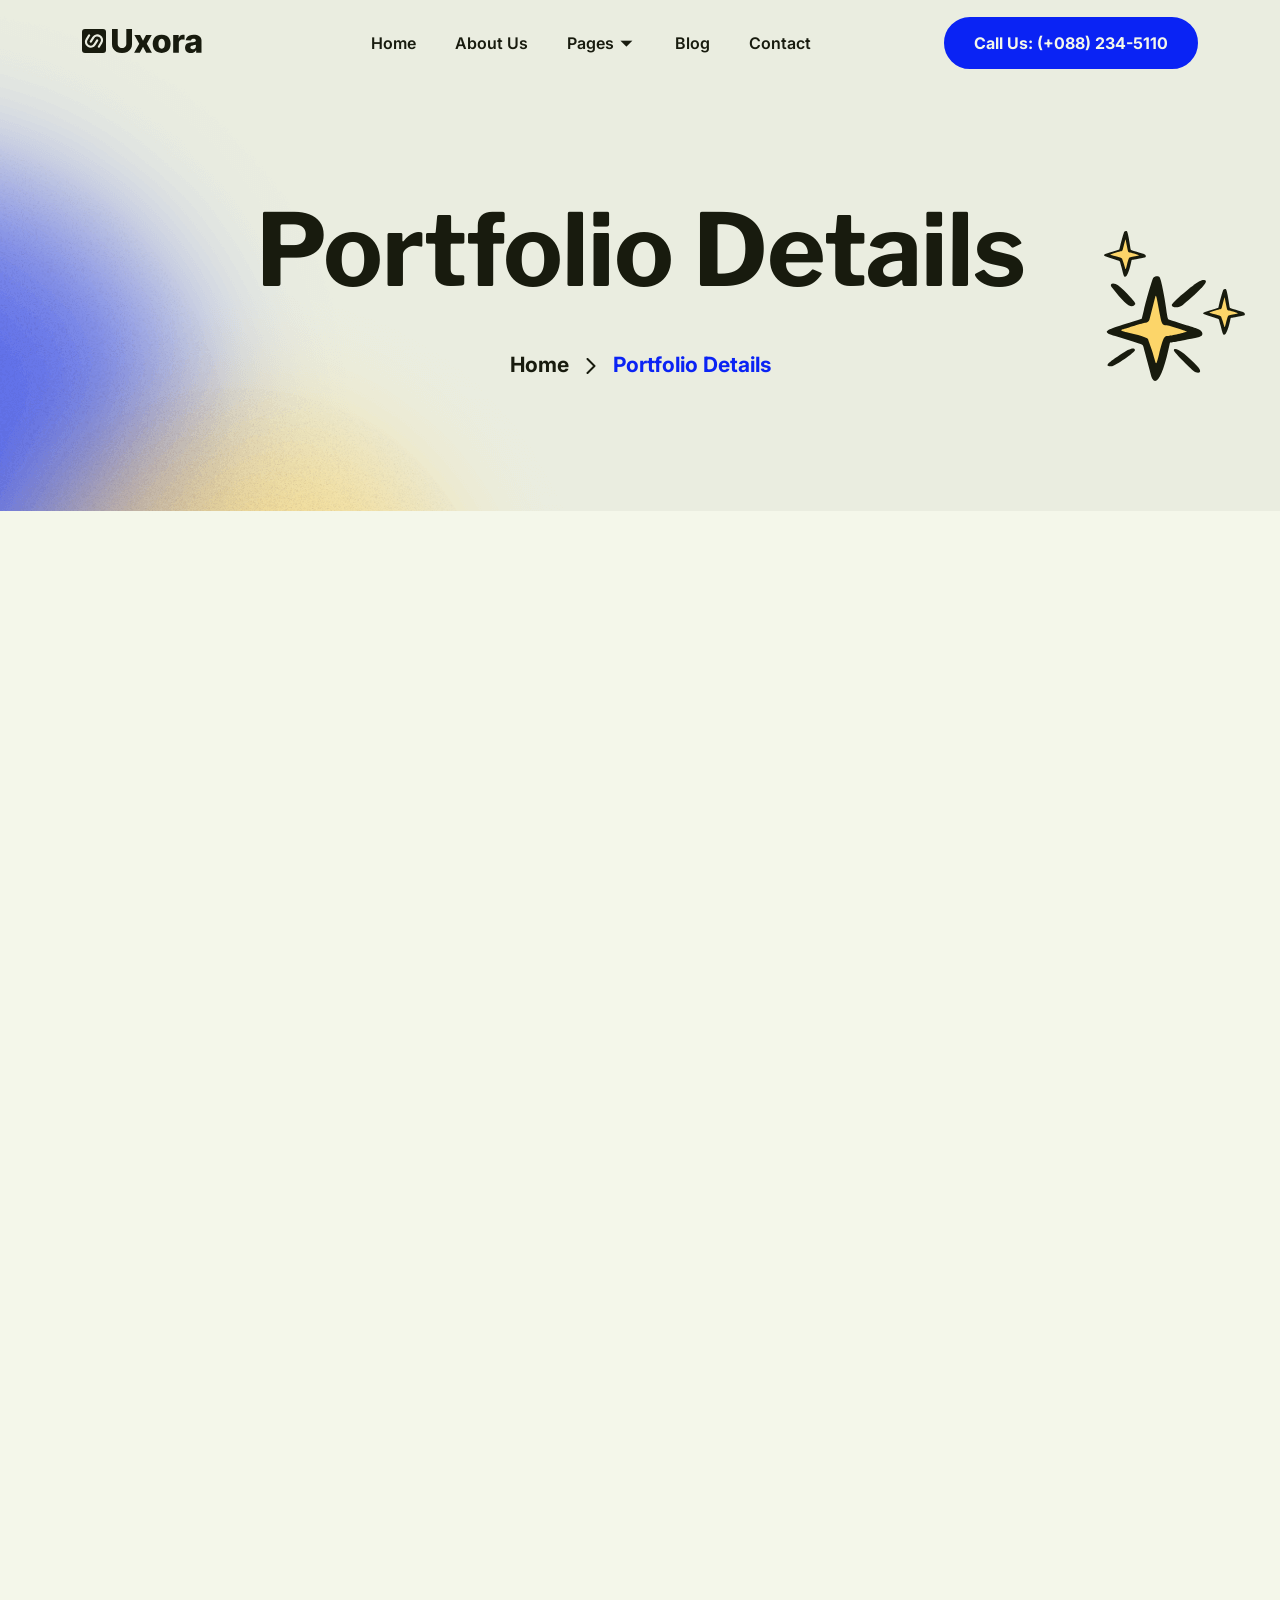
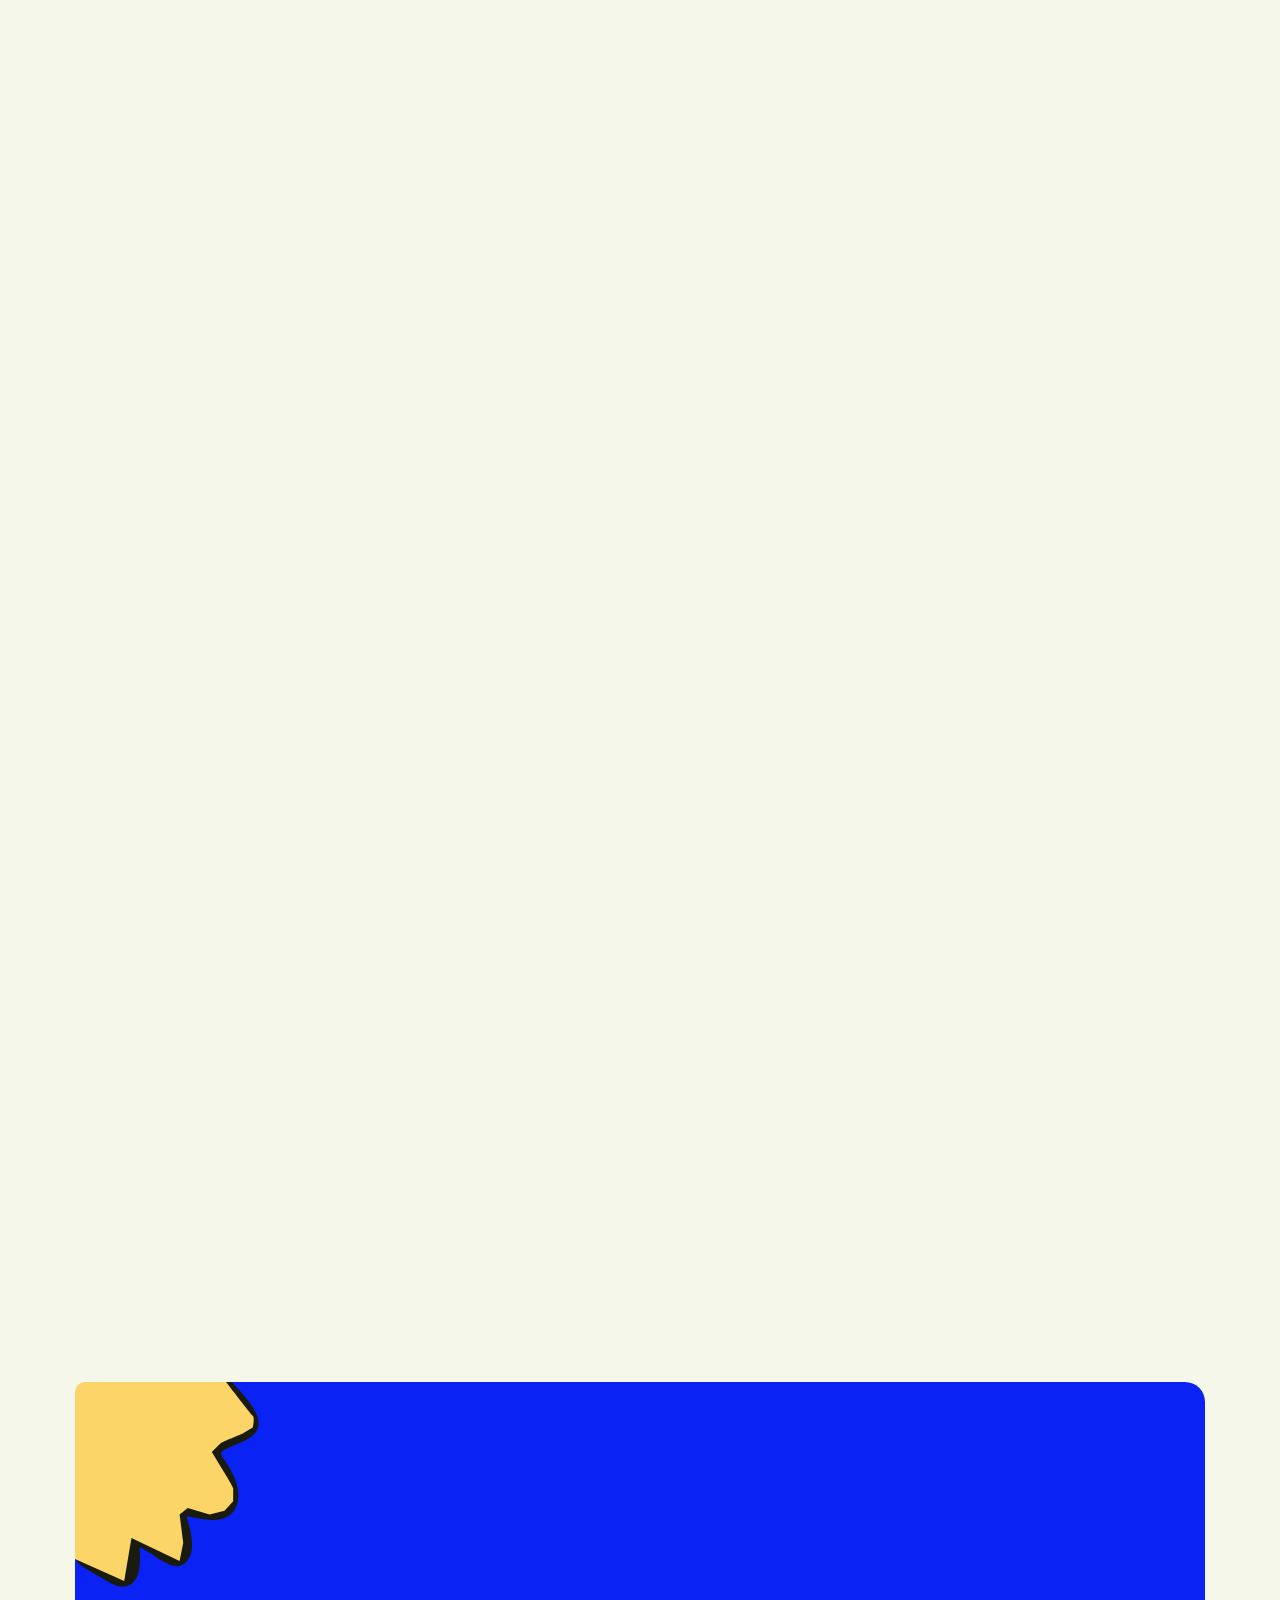
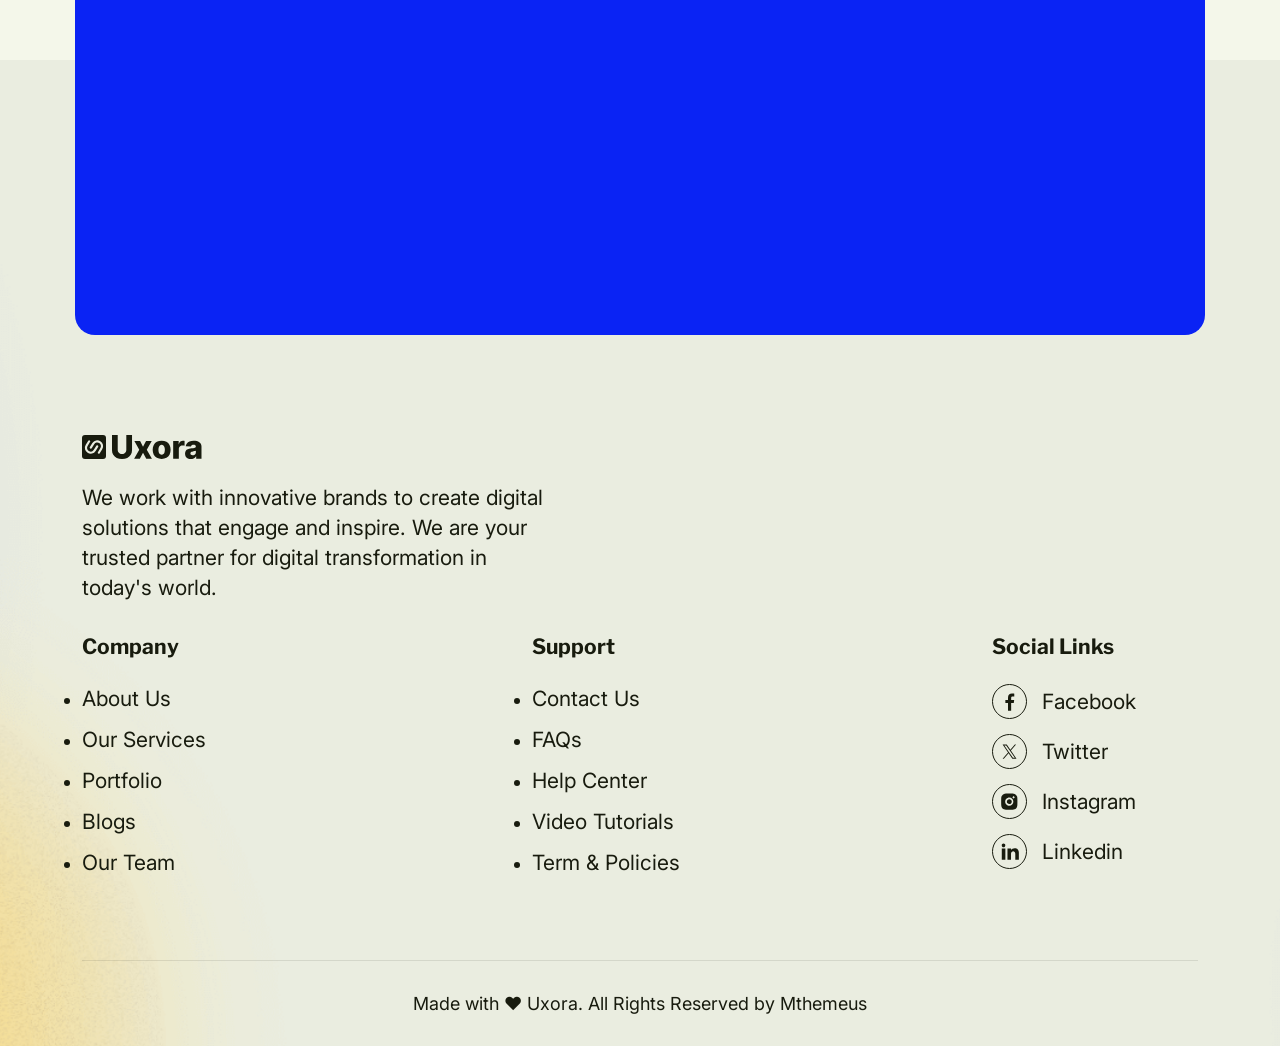
<file: single-portfolio.html>
<!DOCTYPE html>
<html lang="en">

<head>
  <meta charset="UTF-8">
  <meta http-equiv="X-UA-Compatible" content="IE=edge">
  <meta name="viewport" content="width=device-width, initial-scale=1.0">
  <title>Uxora - IT Solution & Technology Temaptle</title>

  <link rel="shortcut icon" href="assets/images/favicon.ico" type="image/x-icon">
  <link rel="icon" href="assets/images/favicon.ico" type="image/x-icon">
  <!--- End favicon-->

  <link href="https://fonts.googleapis.com/css2?family=Libre+Franklin:ital,wght@0,100..900;1,100..900&display=swap" rel="stylesheet">
  <link href="https://fonts.googleapis.com/css2?family=Inter:ital,opsz,wght@0,14..32,100..900;1,14..32,100..900&display=swap" rel="stylesheet">

  <!-- End google font  -->

  <link rel="stylesheet" href="assets/css/bootstrap.min.css">
  <link rel="stylesheet" href="assets/css/slick.css">
  <link rel="stylesheet" href="assets/css/remixicon.css">

  <!-- Code Editor  -->

  <link rel="stylesheet" href="assets/css/main.css">
  <link rel="stylesheet" href="assets/css/app.min.css">
</head>

<body>

  <div class="preloader">
    <div class="preloader-inner">
      <span></span>
      <span></span>
      <span></span>
      <span></span>
    </div>
  </div>
  <!-- End preloader -->

  <div class="progress-bar-container">
    <div class="progress-bar"></div>
  </div>

  <!-- progress circle -->
  <div class="paginacontainer">
    <div class="progress-wrap">
      <svg class="progress-circle svg-content" width="100%" height="100%" viewBox="-1 -1 102 102">
        <path d="M50,1 a49,49 0 0,1 0,98 a49,49 0 0,1 0,-98" />
      </svg>
      <div class="top-arrow">
        <svg width="12" height="20" viewBox="0 0 9 16" fill="none" xmlns="http://www.w3.org/2000/svg">
          <path d="M0.999999 1L8 8L1 15" stroke="#142D6F" stroke-width="2" stroke-linecap="round" stroke-linejoin="round" />
        </svg>
      </div>
    </div>
  </div>
  <!-- End All Js -->



  <!-- Mobile Menu -->
  <div class="uxora-menu-wrapper">
    <div class="uxora-menu-area text-center">
      <div class="uxora-menu-mobile-top">
        <div class="mobile-logo">
          <a href="index.html">
            <img src="assets/images/logo/logo-dark.svg" alt="logo">
          </a>
        </div>
        <button class="uxora-menu-toggle mobile">
          <i class="ri-close-line"></i>
        </button>
      </div>
      <div class="uxora-mobile-menu">
        <ul>
          <li><a href="index.html">Home</a></li>
          <li><a href="about-us.html">About Us</a></li>
          <li class="menu-item-has-children">
            <a href="#">Pages</a>
            <ul class="sub-menu">
              <li><a href="service.html">Service</a></li>
              <li><a href="portfolio.html">Portfolio</a></li>
              <li><a href="team.html">Team</a></li>
              <li><a href="faq.html">Faq</a></li>
              <li><a href="pricing.html">Pricing</a></li>
            </ul>
          </li>
          <li><a href="blog.html">Blog</a></li>
          <li><a href="contact-us.html">Contact</a></li>
        </ul>
      </div>
      <div class="uxora-mobile-menu-btn">
        <a class="uxora-default-btn sm-size" href="contact-us.html">Get in Touch</a>
        <a class="uxora-default-btn sm-size" href="contact-us.html">Contact Us</a>
      </div>
    </div>
  </div>
  <!-- End mobile menu -->




  <header class="site-header uxora-header-section" id="sticky-menu">
    <div class="container">
      <div class="row gx-3 align-items-center justify-content-between">
        <div class="col-8 col-sm-auto ">
          <div class="header-logo">
            <a href="index.html">
              <img src="assets/images/logo/logo-dark.svg" alt="logo">
            </a>
          </div>
        </div>
        <div class="col">
          <div class="uxora-main-menu-item">
            <nav class="main-menu menu-style1 d-none d-lg-block menu-left">
              <ul>
                <li><a href="index.html">Home</a></li>
                <li><a href="about-us.html">About Us</a></li>
                <li class="menu-item-has-children">
                  <a href="#">Pages</a>
                  <ul class="sub-menu">
                    <li><a href="service.html">Service</a></li>
                    <li><a href="portfolio.html">Portfolio</a></li>
                    <li><a href="team.html">Team</a></li>
                    <li><a href="faq.html">Faq</a></li>
                    <li><a href="pricing.html">Pricing</a></li>
                  </ul>
                </li>
                <li><a href="blog.html">Blog</a></li>
                <li><a href="contact-us.html">Contact</a></li>
              </ul>
            </nav>
          </div>
        </div>
        <div class="col-auto d-flex align-items-center">
          <a class="uxora-default-btn uxora-header-btn" href="tel:+088">Call Us: (+088) 234-5110</a>
          <div class="uxora-header-menu">
            <nav class="navbar site-navbar justify-content-between">
              <!-- Brand Logo-->
              <!-- mobile menu trigger -->
              <button class="uxora-menu-toggle d-inline-block d-lg-none">
                <span></span>
              </button>
              <!--/.Mobile Menu Hamburger Ends-->
            </nav>
          </div>
        </div>
      </div>
    </div>

  </header>



  <!-- End mobile menu -->

  <div class="breadcrumb-wrapper" style="background-image: url(assets/images/breadcrumbs/b1.png);">
    <div class="container">

      <div class="breadcrumb-content">
        <h1 class="breadcrumb-title">Portfolio Details</h1>
        <div class="breadcrumb-menu-wrapper">
          <div class="breadcrumb-menu-wrap">
            <div class="breadcrumb-menu">
              <ul>
                <li><a href="index.html">Home</a></li>
                <li><img src="assets/images/about/right-arrow.svg" alt="right-arrow"></li>
                <li aria-current="page">Portfolio Details</li>
              </ul>
            </div>
          </div>
        </div>
        <div class="uxora-breadcrumbs-shape">
          <img src="assets/images/testimonial/shape1.svg" alt="">
        </div>
      </div>

    </div>
  </div>
  <!-- End breadcrumb -->

  <section class="uxora-section-padding">
    <div class="container">
      <div class="uxora-service-d-wrap" data-anime="onview: -100; targets: >*; translateY: [48, 0]; opacity: [0, 1]; easing: spring(1, 80, 10, 0); duration: 450; delay: anime.stagger(100, {start: 200});">
        <div class="uxora-service-d-thumb">
          <img src="assets/images/portfolio/p9.png" alt="">
          <div class="uxora-p-d-data-wrap">
            <ul>
              <li><span>Client:</span> ZMultinational Company</li>
              <li><span>Category:</span> Branding & Identity Development</li>
              <li><span>Duration:</span> 2 Months</li>
            </ul>
          </div>
        </div>
        <div class="uxora-service-d-content">
          <h3>Project overview</h3>
          <p>BrandSphere is a comprehensive branding project aimed at transforming how businesses present themselves in today’s competitive market. For this project, we partnered with ZMultinational to build a cohesive and memorable brand identity that resonates with their target audience.</p>
          <p>Our goal was to create a visually appealing, strategically sound brand foundation that enhances recognition, drives engagement, and fosters loyalty.</p>
        </div>
        <div class="uxora-service-d-content content2 pt-30">
          <h3>Scope of work</h3>
          <p>Conducted in-depth consultations to understand the client’s vision, mission, and unique value proposition. Analyzed market trends and competitors to identify opportunities for differentiation.</p>
          <ul>
            <li><span>Brand Discovery:</span> Developed a brand positioning strategy tailored to target audience.</li>
            <li><span>Visual Identity Design:</span> Designed business cards, letterheads & other brand collateral.</li>
            <li><span>Brand Guidelines Development:</span> Provided guidance for maintaining brand consistency.</li>
            <li><span>Digital Integration:</span> Delivered social media templates and visuals for online branding.</li>
          </ul>
        </div>
        <div class="row">
          <div class="col-lg-6 col-md-6">
            <div class="uxora-service-d-thumb2">
              <img src="assets/images/portfolio/p7.png" alt="">
            </div>
          </div>
          <div class="col-lg-6 col-md-6">
            <div class="uxora-service-d-thumb2 thumb3">
              <img src="assets/images/portfolio/p8.png" alt="">
            </div>
          </div>
        </div>
        <div class="uxora-service-d-content content2 pt-30">
          <h3>Key deliverables</h3>
          <ul>
            <li><span>Logo and Icon Set</span></li>
            <li><span>Brand Color Palette and Typography System</span></li>
            <li><span>Business Stationery (business cards, letterheads, etc.)</span></li>
            <li><span>Brand Style Guide</span></li>
            <li><span>Social Media Templates</span></li>
          </ul>
        </div>
        <div class="uxora-service-d-content pt-30">
          <h3>Results</h3>
          <p>The BrandSphere project resulted in a professional, cohesive brand identity that positioned [Client Name] as a credible and modern player in their industry. The new branding boosted recognition and established a strong foundation for future marketing efforts.</p>
          <p class="data">Client Feedback:</p>
          <p class="mb-0"> "They did an incredible job bringing our vision to life. The branding materials are stunning, and the style guide makes it easy for us to stay consistent across platforms."</p>
          <p> — CEO @ZMultinational Company</p>
        </div>
        <div class="mt-50">
          <a class="uxora-default-btn" href="contact-us.html">View Website</a>
        </div>
      </div>
    </div>
  </section>

  <!-- cta -->

  <div class="uxora-cta-section">
    <div class="uxora-cta-shape2">
      <img src="assets/images/cta/shape2.svg" alt="">
    </div>
    <div class="uxora-cta-shape1">
      <img src="assets/images/cta/shape3.svg" alt="">
    </div>
    <div class="uxora-cta-title" data-anime="onview: -100; targets: >*; translateY: [48, 0]; opacity: [0, 1]; easing: spring(1, 80, 10, 0); duration: 450; delay: anime.stagger(100, {start: 600});">
      <h2>Ready to make your brand legendary?</h2>
      <div class="uxora-cta-btn">
        <a class="uxora-default-btn outline-btn2" href="contact-us.html">Let's Talk</a>
        <a class="uxora-default-btn outline-btn2" href="pricing.html">View Pricing</a>
      </div>
      <div class="uxora-cta-shape3">
        <img src="assets/images/cta/shape1.png" alt="">
      </div>
    </div>
  </div>



  <!-- Footer  -->
  <footer class="uxora-footer-section section" style="background-image: url(assets/images/footer/footer-bg.png);">
    <div class="container">
      <div class="uxora-footer-one">
        <div class="row">
          <div class="col-xxl-4 col-xl-12 col-md-12">
            <div class="uxora-footer-textarea">
              <a href="index.html">
                <img src="assets/images/logo/logo-dark.svg" alt="">
              </a>
              <p>We work with innovative brands to create digital solutions that engage and inspire. We are your trusted partner for digital transformation in today's world.</p>
            </div>
          </div>
          <div class="col-xxl-3 col-xl-4 col-md-4">
            <div class="uxora-footer-menu pl-100">
              <h5>Company</h5>
              <ul>
                <li>
                  <a href="about-us.html">About Us</a>
                </li>
                <li>
                  <a href="service.html">Our Services</a>
                </li>
                <li>
                  <a href="portfolio.html">Portfolio</a>
                </li>
                <li>
                  <a href="blog.html">Blogs</a>
                </li>
                <li>
                  <a href="team.html">Our Team</a>
                </li>
              </ul>
            </div>
          </div>
          <div class="col-xxl-2 col-xl-4 col-md-4">
            <div class="uxora-footer-menu pl-40">
              <h5>Support</h5>
              <ul>
                <li>
                  <a href="contact-us.html">Contact Us</a>
                </li>
                <li>
                  <a href="faq.html">FAQs</a>
                </li>
                <li>
                  <a href="contact-us.html">Help Center</a>
                </li>
                <li>
                  <a href="contact-us.html">Video Tutorials</a>
                </li>
                <li>
                  <a href="contact-us.html">Term & Policies</a>
                </li>
              </ul>
            </div>
          </div>
          <div class="col-xxl-3 col-xl-4 col-md-4">
            <div class="uxora-footer-menu2">
              <h5>Social Links</h5>
              <div class="uxora-social-wrap">
                <ul>
                  <li>
                    <a class="wrap" href="https://www.facebook.com">
                      <svg width="10" height="18" viewBox="0 0 9 17" fill="none" xmlns="http://www.w3.org/2000/svg">
                        <path d="M2.61987 16.7464V9.37041H0.137695V6.49583H2.61987V4.37591C2.61987 1.91577 4.12245 0.576172 6.31707 0.576172C7.36832 0.576172 8.27181 0.654439 8.53511 0.689422V3.26042L7.01302 3.26111C5.81946 3.26111 5.58836 3.82827 5.58836 4.66054V6.49583H8.43488L8.06426 9.37041H5.58836V16.7464H2.61987Z" fill="#181B0E" />
                      </svg>
                    </a>
                    <a class="wrap2" href="https://www.facebook.com">Facebook</a>
                  </li>
                  <li>
                    <a class="wrap" href="https://www.twitter.com">
                      <svg width="15" height="15" viewBox="0 0 16 16" fill="none" xmlns="http://www.w3.org/2000/svg">
                        <path d="M9.47743 6.98936L14.9996 0.570312H13.691L8.89613 6.14388L5.06647 0.570312H0.649414L6.44061 8.99854L0.649414 15.7299H1.95806L7.02158 9.84402L11.066 15.7299H15.483L9.47711 6.98936H9.47743ZM7.68506 9.0728L7.09829 8.23353L2.42958 1.55544H4.43959L8.20729 6.94488L8.79406 7.78414L13.6916 14.7896H11.6816L7.68506 9.07312V9.0728Z" fill="#181B0E" />
                      </svg>
                    </a>
                    <a class="wrap2" href="https://www.twitter.com">Twitter</a>
                  </li>
                  <li>
                    <a class="wrap" href="https://www.instagram.com">
                      <svg width="17" height="17" viewBox="0 0 18 18" fill="none" xmlns="http://www.w3.org/2000/svg">
                        <path d="M9.65632 0.561604C10.2832 0.559198 10.91 0.565498 11.5367 0.580502L11.7034 0.586515C11.8958 0.593387 12.0856 0.601977 12.315 0.612286C13.229 0.655236 13.8526 0.799551 14.3998 1.01173C14.9667 1.22992 15.4444 1.52542 15.922 2.00303C16.3587 2.4322 16.6967 2.95134 16.9124 3.52434C17.1246 4.07154 17.2689 4.69604 17.3119 5.61003C17.3222 5.83853 17.3308 6.02923 17.3376 6.22165L17.3428 6.3883C17.358 7.01468 17.3646 7.64125 17.3625 8.26782L17.3634 8.90865V10.034C17.3655 10.6608 17.3589 11.2877 17.3436 11.9143L17.3385 12.081C17.3316 12.2734 17.323 12.4632 17.3127 12.6926C17.2698 13.6066 17.1237 14.2302 16.9124 14.7774C16.6974 15.351 16.3593 15.8706 15.922 16.2996C15.4924 16.7363 14.973 17.0742 14.3998 17.29C13.8526 17.5022 13.229 17.6465 12.315 17.6895C12.0856 17.6998 11.8958 17.7084 11.7034 17.7153L11.5367 17.7204C10.91 17.7357 10.2832 17.7423 9.65632 17.7402L9.0155 17.741H7.89105C7.26419 17.7431 6.63734 17.7366 6.01067 17.7213L5.84402 17.7161C5.6401 17.7087 5.43622 17.7001 5.2324 17.6903C4.31841 17.6474 3.69476 17.5014 3.14671 17.29C2.57348 17.0747 2.05425 16.7367 1.6254 16.2996C1.1882 15.8703 0.8499 15.3509 0.634095 14.7774C0.421919 14.2302 0.277604 13.6066 0.234654 12.6926C0.225087 12.4888 0.216497 12.2849 0.208883 12.081L0.204588 11.9143C0.188751 11.2877 0.181592 10.6608 0.183113 10.034V8.26782C0.180715 7.64126 0.187015 7.01469 0.202011 6.3883L0.208024 6.22165C0.214896 6.02923 0.223487 5.83853 0.233795 5.61003C0.276745 4.69518 0.42106 4.0724 0.633236 3.52434C0.849169 2.95106 1.18813 2.43206 1.62626 2.00389C2.05481 1.56644 2.57372 1.22783 3.14671 1.01173C3.69476 0.799551 4.31755 0.655236 5.2324 0.612286L5.84402 0.586515L6.01067 0.58222C6.63704 0.566391 7.26361 0.559232 7.89019 0.560745L9.65632 0.561604ZM8.77326 4.85668C8.20416 4.84863 7.63915 4.95376 7.11104 5.16598C6.58294 5.37819 6.10228 5.69325 5.69699 6.09284C5.29171 6.49244 4.96988 6.96859 4.75022 7.49365C4.53056 8.0187 4.41744 8.58217 4.41744 9.15132C4.41744 9.72047 4.53056 10.2839 4.75022 10.809C4.96988 11.334 5.29171 11.8102 5.69699 12.2098C6.10228 12.6094 6.58294 12.9244 7.11104 13.1367C7.63915 13.3489 8.20416 13.454 8.77326 13.446C9.91238 13.446 11.0048 12.9934 11.8103 12.188C12.6158 11.3825 13.0683 10.29 13.0683 9.15089C13.0683 8.01176 12.6158 6.9193 11.8103 6.11381C11.0048 5.30833 9.91238 4.85668 8.77326 4.85668ZM8.77326 6.5747C9.11558 6.5684 9.45573 6.63037 9.77383 6.75699C10.0919 6.88362 10.3816 7.07237 10.626 7.31221C10.8703 7.55205 11.0644 7.83817 11.1969 8.15387C11.3294 8.46956 11.3977 8.8085 11.3978 9.15088C11.3978 9.49326 11.3297 9.83222 11.1972 10.148C11.0648 10.4637 10.8708 10.7499 10.6266 10.9898C10.3823 11.2297 10.0927 11.4186 9.77463 11.5453C9.45657 11.672 9.11644 11.7341 8.77411 11.7279C8.09064 11.7279 7.43516 11.4564 6.95187 10.9731C6.46858 10.4898 6.19707 9.83436 6.19707 9.15089C6.19707 8.46741 6.46858 7.81193 6.95187 7.32864C7.43516 6.84535 8.09064 6.57384 8.77411 6.57384L8.77326 6.5747ZM13.2831 3.56815C13.006 3.57925 12.7439 3.69714 12.5517 3.89713C12.3596 4.09713 12.2523 4.36372 12.2523 4.64106C12.2523 4.91841 12.3596 5.185 12.5517 5.38499C12.7439 5.58499 13.006 5.70288 13.2831 5.71397C13.5679 5.71397 13.841 5.60084 14.0423 5.39947C14.2437 5.1981 14.3568 4.92498 14.3568 4.6402C14.3568 4.35542 14.2437 4.08231 14.0423 3.88094C13.841 3.67956 13.5679 3.56644 13.2831 3.56644V3.56815Z" fill="#181B0E" />
                      </svg>
                    </a>
                    <a class="wrap2" href="https://www.instagram.com">Instagram</a>
                  </li>
                  <li>
                    <a class="wrap" href="https://www.linkedin.com/">
                      <svg width="18" height="17" viewBox="0 0 18 17" fill="none" xmlns="http://www.w3.org/2000/svg">
                        <path d="M4.31682 2.35804C4.31658 2.83452 4.12707 3.2914 3.78997 3.62816C3.45288 3.96492 2.99581 4.15397 2.51933 4.15373C2.04284 4.15349 1.58597 3.96398 1.24921 3.62689C0.912449 3.28979 0.723395 2.83273 0.723633 2.35624C0.723871 1.87976 0.913383 1.42288 1.25048 1.08612C1.58757 0.749364 2.04464 0.560309 2.52112 0.560547C2.99761 0.560785 3.45448 0.750297 3.79124 1.08739C4.128 1.42449 4.31706 1.88155 4.31682 2.35804ZM4.37072 5.48411H0.777531V16.7308H4.37072V5.48411ZM10.0479 5.48411H6.47273V16.7308H10.012V10.829C10.012 7.54121 14.2969 7.23579 14.2969 10.829V16.7308H17.8452V9.60729C17.8452 4.0648 11.5032 4.27141 10.012 6.99325L10.0479 5.48411Z" fill="#181B0E" />
                      </svg>
                    </a>
                    <a class="wrap2" href="https://www.linkedin.com/">Linkedin</a>
                  </li>
                </ul>
              </div>
            </div>
          </div>
        </div>
      </div>
      <div class="uxora-footer-bottom-text">
        <p>Made with ♥︎ Uxora. All Rights Reserved by Mthemeus</p>
      </div>
    </div>
  </footer>






  <!-- scripts -->
  <script src="assets/js/jquery-3.7.1.min.js"></script>
  <script src="assets/js/bootstrap.bundle.min.js"></script>
  <script src="assets/js/menu/menu.js"></script>
  <script src="assets/js/slick.js"></script>
  <script src="assets/js/anime.min.js"></script>
  <script src="assets/js/data-attr-helper.js"></script>
  <script src="assets/js/anime-helper.js"></script>
  <script src="assets/js/faq.js"></script>
  <script src="assets/js/isotope.pkgd.min.js"></script>
  <script src="assets/js/tabs-slider.js"></script>
  <script src="assets/js/app.js"></script>
</body>
</html>
</file>
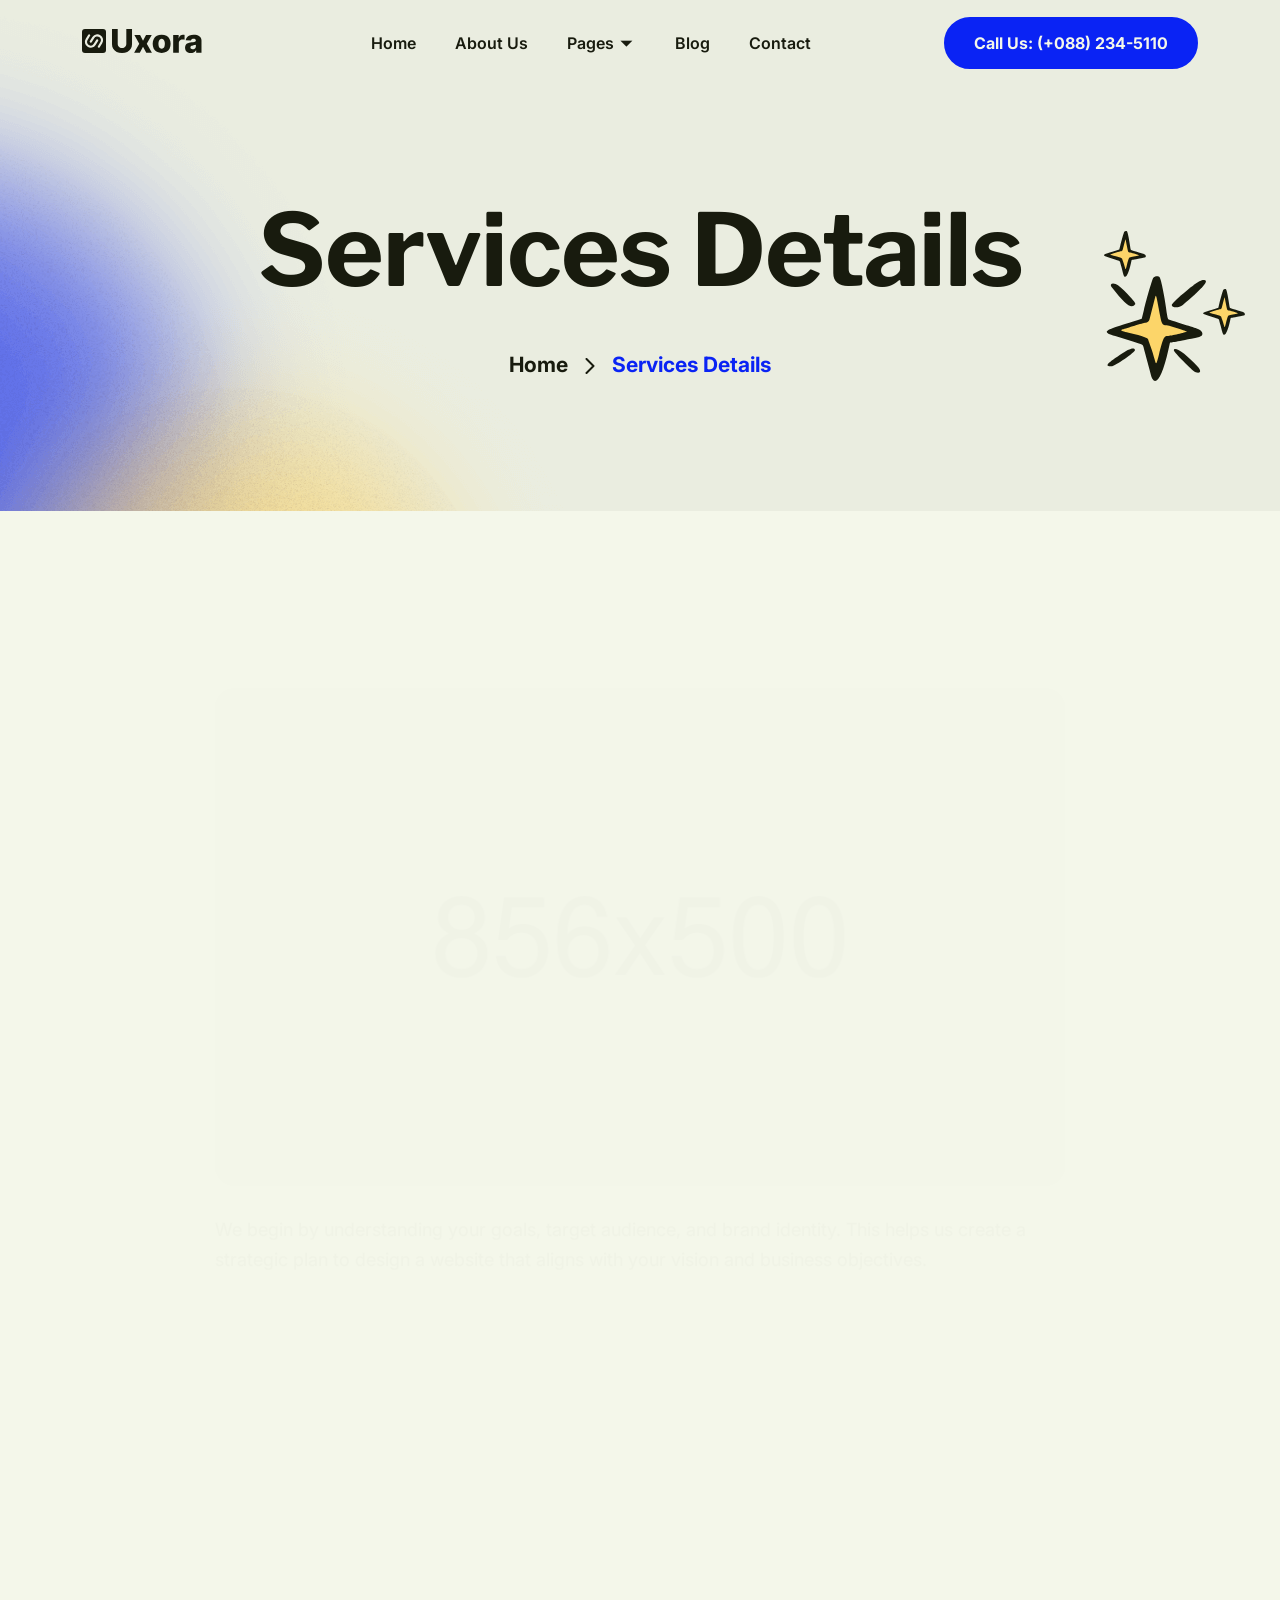
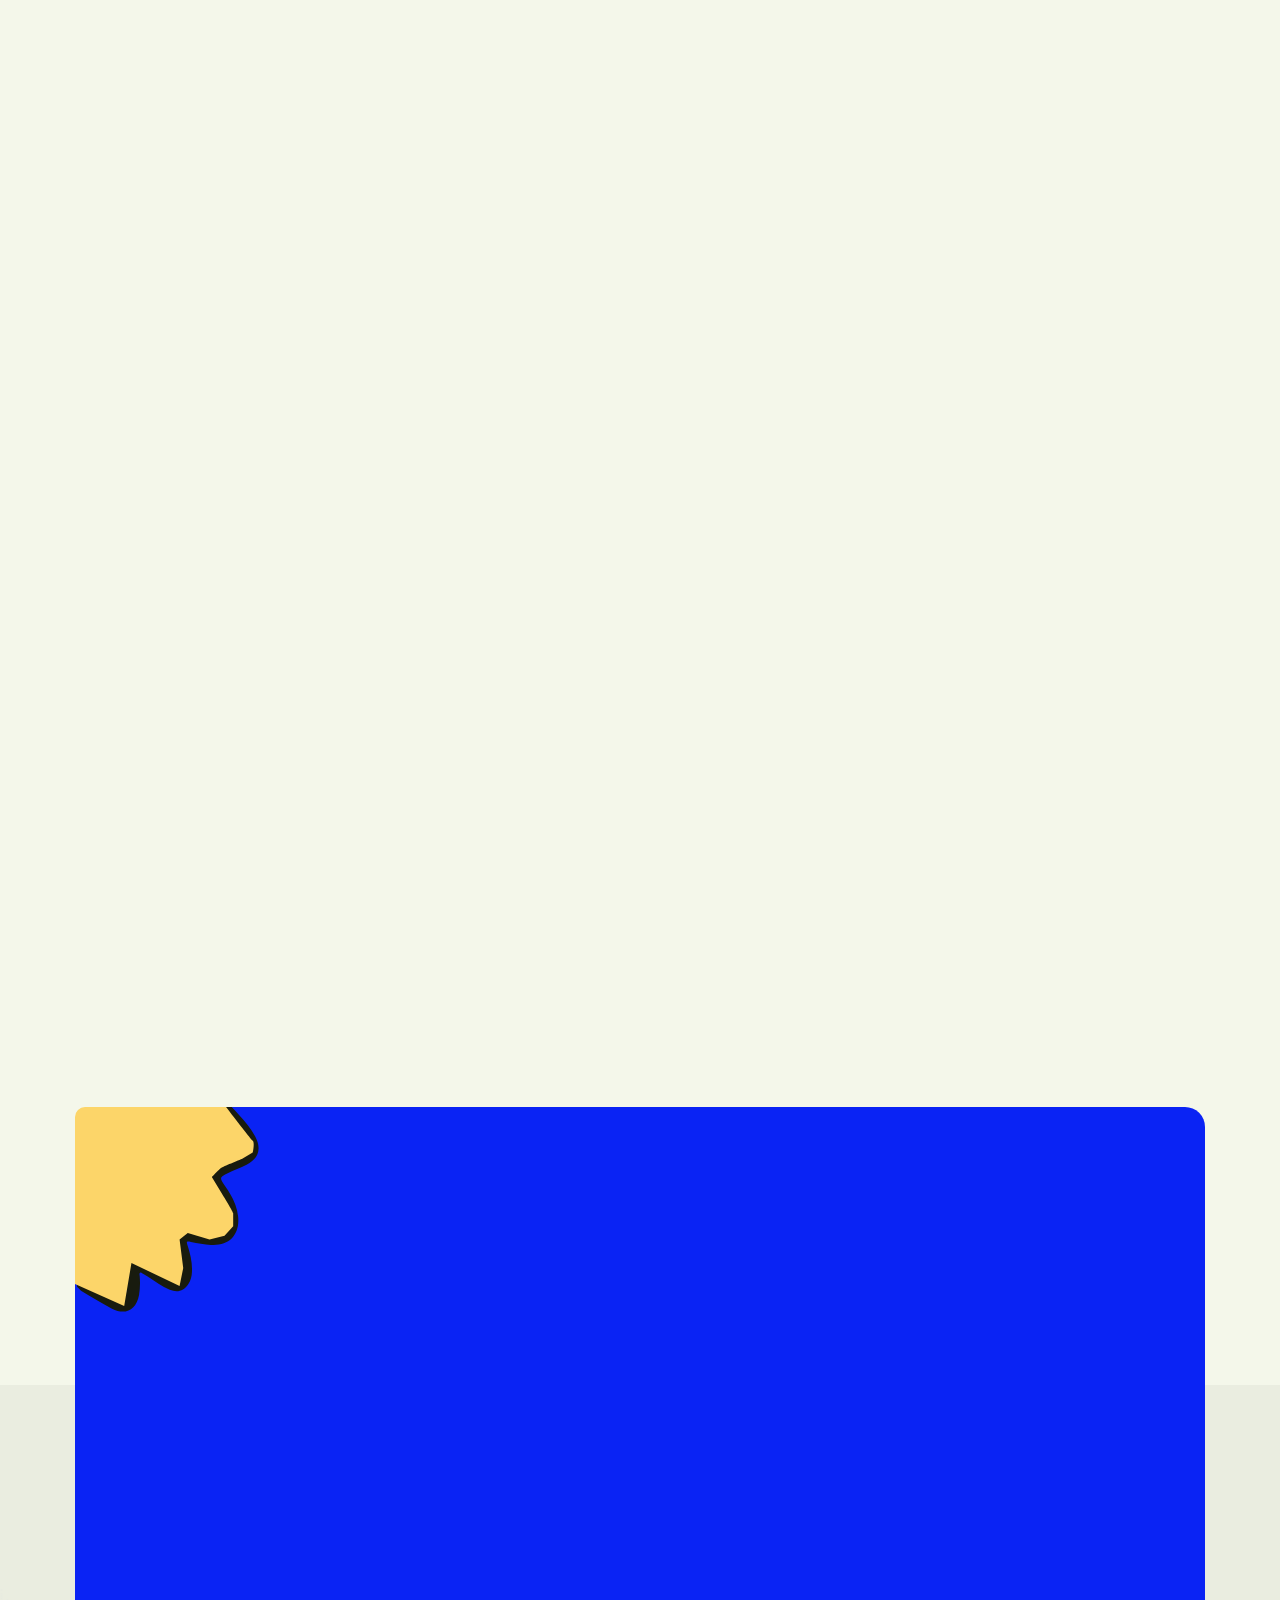
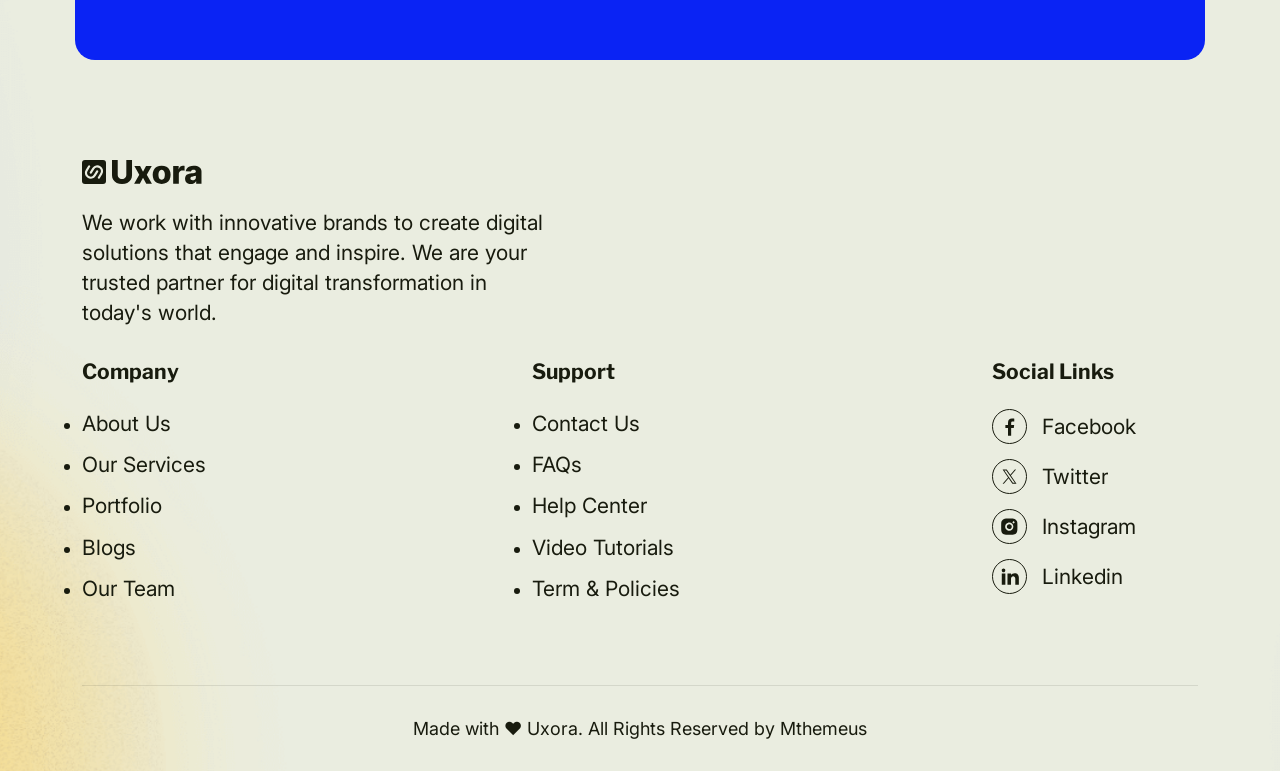
<file: single-service.html>
<!DOCTYPE html>
<html lang="en">

<head>
  <meta charset="UTF-8">
  <meta http-equiv="X-UA-Compatible" content="IE=edge">
  <meta name="viewport" content="width=device-width, initial-scale=1.0">
  <title>Uxora - IT Solution & Technology Temaptle</title>

  <link rel="shortcut icon" href="assets/images/favicon.ico" type="image/x-icon">
  <link rel="icon" href="assets/images/favicon.ico" type="image/x-icon">
  <!--- End favicon-->

  <link href="https://fonts.googleapis.com/css2?family=Libre+Franklin:ital,wght@0,100..900;1,100..900&display=swap" rel="stylesheet">
  <link href="https://fonts.googleapis.com/css2?family=Inter:ital,opsz,wght@0,14..32,100..900;1,14..32,100..900&display=swap" rel="stylesheet">

  <!-- End google font  -->

  <link rel="stylesheet" href="assets/css/bootstrap.min.css">
  <link rel="stylesheet" href="assets/css/slick.css">
  <link rel="stylesheet" href="assets/css/remixicon.css">

  <!-- Code Editor  -->

  <link rel="stylesheet" href="assets/css/main.css">
  <link rel="stylesheet" href="assets/css/app.min.css">
</head>

<body>

  <div class="preloader">
    <div class="preloader-inner">
      <span></span>
      <span></span>
      <span></span>
      <span></span>
    </div>
  </div>
  <!-- End preloader -->

  <div class="progress-bar-container">
    <div class="progress-bar"></div>
  </div>

  <!-- progress circle -->
  <div class="paginacontainer">
    <div class="progress-wrap">
      <svg class="progress-circle svg-content" width="100%" height="100%" viewBox="-1 -1 102 102">
        <path d="M50,1 a49,49 0 0,1 0,98 a49,49 0 0,1 0,-98" />
      </svg>
      <div class="top-arrow">
        <svg width="12" height="20" viewBox="0 0 9 16" fill="none" xmlns="http://www.w3.org/2000/svg">
          <path d="M0.999999 1L8 8L1 15" stroke="#142D6F" stroke-width="2" stroke-linecap="round" stroke-linejoin="round" />
        </svg>
      </div>
    </div>
  </div>
  <!-- End All Js -->



  <!-- Mobile Menu -->
  <div class="uxora-menu-wrapper">
    <div class="uxora-menu-area text-center">
      <div class="uxora-menu-mobile-top">
        <div class="mobile-logo">
          <a href="index.html">
            <img src="assets/images/logo/logo-dark.svg" alt="logo">
          </a>
        </div>
        <button class="uxora-menu-toggle mobile">
          <i class="ri-close-line"></i>
        </button>
      </div>
      <div class="uxora-mobile-menu">
        <ul>
          <li><a href="index.html">Home</a></li>
          <li><a href="about-us.html">About Us</a></li>
          <li class="menu-item-has-children">
            <a href="#">Pages</a>
            <ul class="sub-menu">
              <li><a href="service.html">Service</a></li>
              <li><a href="portfolio.html">Portfolio</a></li>
              <li><a href="team.html">Team</a></li>
              <li><a href="faq.html">Faq</a></li>
              <li><a href="pricing.html">Pricing</a></li>
            </ul>
          </li>
          <li><a href="blog.html">Blog</a></li>
          <li><a href="contact-us.html">Contact</a></li>
        </ul>
      </div>
      <div class="uxora-mobile-menu-btn">
        <a class="uxora-default-btn sm-size" href="contact-us.html">Get in Touch</a>
        <a class="uxora-default-btn sm-size" href="contact-us.html">Contact Us</a>
      </div>
    </div>
  </div>
  <!-- End mobile menu -->




  <header class="site-header uxora-header-section" id="sticky-menu">
    <div class="container">
      <div class="row gx-3 align-items-center justify-content-between">
        <div class="col-8 col-sm-auto ">
          <div class="header-logo">
            <a href="index.html">
              <img src="assets/images/logo/logo-dark.svg" alt="logo">
            </a>
          </div>
        </div>
        <div class="col">
          <div class="uxora-main-menu-item">
            <nav class="main-menu menu-style1 d-none d-lg-block menu-left">
              <ul>
                <li><a href="index.html">Home</a></li>
                <li><a href="about-us.html">About Us</a></li>
                <li class="menu-item-has-children">
                  <a href="#">Pages</a>
                  <ul class="sub-menu">
                    <li><a href="service.html">Service</a></li>
                    <li><a href="portfolio.html">Portfolio</a></li>
                    <li><a href="team.html">Team</a></li>
                    <li><a href="faq.html">Faq</a></li>
                    <li><a href="pricing.html">Pricing</a></li>
                  </ul>
                </li>
                <li><a href="blog.html">Blog</a></li>
                <li><a href="contact-us.html">Contact</a></li>
              </ul>
            </nav>
          </div>
        </div>
        <div class="col-auto d-flex align-items-center">
          <a class="uxora-default-btn uxora-header-btn" href="tel:+088">Call Us: (+088) 234-5110</a>
          <div class="uxora-header-menu">
            <nav class="navbar site-navbar justify-content-between">
              <!-- Brand Logo-->
              <!-- mobile menu trigger -->
              <button class="uxora-menu-toggle d-inline-block d-lg-none">
                <span></span>
              </button>
              <!--/.Mobile Menu Hamburger Ends-->
            </nav>
          </div>
        </div>
      </div>
    </div>

  </header>



  <!-- End mobile menu -->

  <div class="breadcrumb-wrapper" style="background-image: url(assets/images/breadcrumbs/b1.png);">
    <div class="container">

      <div class="breadcrumb-content">
        <h1 class="breadcrumb-title">Services Details</h1>
        <div class="breadcrumb-menu-wrapper">
          <div class="breadcrumb-menu-wrap">
            <div class="breadcrumb-menu">
              <ul>
                <li><a href="index.html">Home</a></li>
                <li><img src="assets/images/about/right-arrow.svg" alt="right-arrow"></li>
                <li aria-current="page">Services Details</li>
              </ul>
            </div>
          </div>
        </div>
        <div class="uxora-breadcrumbs-shape">
          <img src="assets/images/testimonial/shape1.svg" alt="">
        </div>
      </div>

    </div>
  </div>
  <!-- End breadcrumb -->

  <section class="uxora-section-padding">
    <div class="container">
      <div class="uxora-service-d-wrap" data-anime="onview: -100; targets: >*; translateY: [48, 0]; opacity: [0, 1]; easing: spring(1, 80, 10, 0); duration: 450; delay: anime.stagger(100, {start: 200});">
        <div class="uxora-service-d-thumb">
          <img src="assets/images/service/thumb.png" alt="">
          <p>We begin by understanding your goals, target audience, and brand identity. This helps us create a strategic plan to design a website that aligns with your vision and business objectives.</p>
        </div>
        <div class="uxora-service-d-content">
          <h3>Our approach to website design & development</h3>
          <ul>
            <li><span>Discovery & Strategy:</span> We begin by understanding your goals, target audience & brand identity. This helps us create a strategic plan to design a website that aligns with your vision and business objectives.</li>
            <li><span>Creative Design:</span> Our designers focus on creating visually stunning layouts with user-centric navigation. We ensure your website not only looks great but is also intuitive and easy to use.</li>
            <li><span>Development Excellence:</span> Using cutting-edge technologies, our developers bring your website to life. Whether it’s a simple landing page or a complex e-commerce platform, we build websites that are fast, secure, and scalable.</li>
            <li><span>Testing & Launch:</span> Before going live, we rigorously test your website for performance, compatibility, and functionality. Once approved, we ensure a seamless launch experience.</li>
            <li><span>Ongoing Support:</span> Post-launch, we provide maintenance and updates to keep your website running smoothly and securely.</li>
          </ul>
        </div>
        <div class="row">
          <div class="col-lg-6 col-md-6">
            <div class="uxora-service-d-thumb2">
              <img src="assets/images/service/thumb1.png" alt="">
            </div>
          </div>
          <div class="col-lg-6 col-md-6">
            <div class="uxora-service-d-thumb2 thumb3">
              <img src="assets/images/service/thumb3.png" alt="">
            </div>
          </div>
        </div>
        <div class="uxora-service-d-content content2">
          <h3>Our services include</h3>
          <p>We begin by understanding your goals, target audience, and brand identity. This helps us create a strategic plan to design a website that aligns with your vision and business objectives.</p>
          <ul>
            <li><span>Custom Website Design:</span> Tailored designs that reflect your brand identity.</li>
            <li><span>Responsive Development:</span> Websites that adapt seamlessly to any device.</li>
            <li><span>E-commerce Solutions:</span> Scalable online stores with intuitive shopping experiences.</li>
            <li><span>SEO-Optimized Websites:</span> Built with search engines in mind to improve visibility and rankings.</li>
          </ul>
        </div>
        <div class="uxora-service-d-content pt-30">
          <h3>Why choose us?</h3>
          <p>We focus on delivering the best user experience for your audience. Our team uses the latest tools and frameworks for development. We ensure your project is completed on schedule without compromising quality. Whether you’re a startup or an established business.</p>
        </div>
      </div>
    </div>
  </section>
  <!-- end service -->










  <!-- cta -->

  <div class="uxora-cta-section">
    <div class="uxora-cta-shape2">
      <img src="assets/images/cta/shape2.svg" alt="">
    </div>
    <div class="uxora-cta-shape1">
      <img src="assets/images/cta/shape3.svg" alt="">
    </div>
    <div class="uxora-cta-title" data-anime="onview: -100; targets: >*; translateY: [48, 0]; opacity: [0, 1]; easing: spring(1, 80, 10, 0); duration: 450; delay: anime.stagger(100, {start: 600});">
      <h2>Ready to make your brand legendary?</h2>
      <div class="uxora-cta-btn">
        <a class="uxora-default-btn outline-btn2" href="contact-us.html">Let's Talk</a>
        <a class="uxora-default-btn outline-btn2" href="pricing.html">View Pricing</a>
      </div>
      <div class="uxora-cta-shape3">
        <img src="assets/images/cta/shape1.png" alt="">
      </div>
    </div>
  </div>



  <!-- Footer  -->
  <footer class="uxora-footer-section section" style="background-image: url(assets/images/footer/footer-bg.png);">
    <div class="container">
      <div class="uxora-footer-one">
        <div class="row">
          <div class="col-xxl-4 col-xl-12 col-md-12">
            <div class="uxora-footer-textarea">
              <a href="index.html">
                <img src="assets/images/logo/logo-dark.svg" alt="">
              </a>
              <p>We work with innovative brands to create digital solutions that engage and inspire. We are your trusted partner for digital transformation in today's world.</p>
            </div>
          </div>
          <div class="col-xxl-3 col-xl-4 col-md-4">
            <div class="uxora-footer-menu pl-100">
              <h5>Company</h5>
              <ul>
                <li>
                  <a href="about-us.html">About Us</a>
                </li>
                <li>
                  <a href="service.html">Our Services</a>
                </li>
                <li>
                  <a href="portfolio.html">Portfolio</a>
                </li>
                <li>
                  <a href="blog.html">Blogs</a>
                </li>
                <li>
                  <a href="team.html">Our Team</a>
                </li>
              </ul>
            </div>
          </div>
          <div class="col-xxl-2 col-xl-4 col-md-4">
            <div class="uxora-footer-menu pl-40">
              <h5>Support</h5>
              <ul>
                <li>
                  <a href="contact-us.html">Contact Us</a>
                </li>
                <li>
                  <a href="faq.html">FAQs</a>
                </li>
                <li>
                  <a href="contact-us.html">Help Center</a>
                </li>
                <li>
                  <a href="contact-us.html">Video Tutorials</a>
                </li>
                <li>
                  <a href="contact-us.html">Term & Policies</a>
                </li>
              </ul>
            </div>
          </div>
          <div class="col-xxl-3 col-xl-4 col-md-4">
            <div class="uxora-footer-menu2">
              <h5>Social Links</h5>
              <div class="uxora-social-wrap">
                <ul>
                  <li>
                    <a class="wrap" href="https://www.facebook.com">
                      <svg width="10" height="18" viewBox="0 0 9 17" fill="none" xmlns="http://www.w3.org/2000/svg">
                        <path d="M2.61987 16.7464V9.37041H0.137695V6.49583H2.61987V4.37591C2.61987 1.91577 4.12245 0.576172 6.31707 0.576172C7.36832 0.576172 8.27181 0.654439 8.53511 0.689422V3.26042L7.01302 3.26111C5.81946 3.26111 5.58836 3.82827 5.58836 4.66054V6.49583H8.43488L8.06426 9.37041H5.58836V16.7464H2.61987Z" fill="#181B0E" />
                      </svg>
                    </a>
                    <a class="wrap2" href="https://www.facebook.com">Facebook</a>
                  </li>
                  <li>
                    <a class="wrap" href="https://www.twitter.com">
                      <svg width="15" height="15" viewBox="0 0 16 16" fill="none" xmlns="http://www.w3.org/2000/svg">
                        <path d="M9.47743 6.98936L14.9996 0.570312H13.691L8.89613 6.14388L5.06647 0.570312H0.649414L6.44061 8.99854L0.649414 15.7299H1.95806L7.02158 9.84402L11.066 15.7299H15.483L9.47711 6.98936H9.47743ZM7.68506 9.0728L7.09829 8.23353L2.42958 1.55544H4.43959L8.20729 6.94488L8.79406 7.78414L13.6916 14.7896H11.6816L7.68506 9.07312V9.0728Z" fill="#181B0E" />
                      </svg>
                    </a>
                    <a class="wrap2" href="https://www.twitter.com">Twitter</a>
                  </li>
                  <li>
                    <a class="wrap" href="https://www.instagram.com">
                      <svg width="17" height="17" viewBox="0 0 18 18" fill="none" xmlns="http://www.w3.org/2000/svg">
                        <path d="M9.65632 0.561604C10.2832 0.559198 10.91 0.565498 11.5367 0.580502L11.7034 0.586515C11.8958 0.593387 12.0856 0.601977 12.315 0.612286C13.229 0.655236 13.8526 0.799551 14.3998 1.01173C14.9667 1.22992 15.4444 1.52542 15.922 2.00303C16.3587 2.4322 16.6967 2.95134 16.9124 3.52434C17.1246 4.07154 17.2689 4.69604 17.3119 5.61003C17.3222 5.83853 17.3308 6.02923 17.3376 6.22165L17.3428 6.3883C17.358 7.01468 17.3646 7.64125 17.3625 8.26782L17.3634 8.90865V10.034C17.3655 10.6608 17.3589 11.2877 17.3436 11.9143L17.3385 12.081C17.3316 12.2734 17.323 12.4632 17.3127 12.6926C17.2698 13.6066 17.1237 14.2302 16.9124 14.7774C16.6974 15.351 16.3593 15.8706 15.922 16.2996C15.4924 16.7363 14.973 17.0742 14.3998 17.29C13.8526 17.5022 13.229 17.6465 12.315 17.6895C12.0856 17.6998 11.8958 17.7084 11.7034 17.7153L11.5367 17.7204C10.91 17.7357 10.2832 17.7423 9.65632 17.7402L9.0155 17.741H7.89105C7.26419 17.7431 6.63734 17.7366 6.01067 17.7213L5.84402 17.7161C5.6401 17.7087 5.43622 17.7001 5.2324 17.6903C4.31841 17.6474 3.69476 17.5014 3.14671 17.29C2.57348 17.0747 2.05425 16.7367 1.6254 16.2996C1.1882 15.8703 0.8499 15.3509 0.634095 14.7774C0.421919 14.2302 0.277604 13.6066 0.234654 12.6926C0.225087 12.4888 0.216497 12.2849 0.208883 12.081L0.204588 11.9143C0.188751 11.2877 0.181592 10.6608 0.183113 10.034V8.26782C0.180715 7.64126 0.187015 7.01469 0.202011 6.3883L0.208024 6.22165C0.214896 6.02923 0.223487 5.83853 0.233795 5.61003C0.276745 4.69518 0.42106 4.0724 0.633236 3.52434C0.849169 2.95106 1.18813 2.43206 1.62626 2.00389C2.05481 1.56644 2.57372 1.22783 3.14671 1.01173C3.69476 0.799551 4.31755 0.655236 5.2324 0.612286L5.84402 0.586515L6.01067 0.58222C6.63704 0.566391 7.26361 0.559232 7.89019 0.560745L9.65632 0.561604ZM8.77326 4.85668C8.20416 4.84863 7.63915 4.95376 7.11104 5.16598C6.58294 5.37819 6.10228 5.69325 5.69699 6.09284C5.29171 6.49244 4.96988 6.96859 4.75022 7.49365C4.53056 8.0187 4.41744 8.58217 4.41744 9.15132C4.41744 9.72047 4.53056 10.2839 4.75022 10.809C4.96988 11.334 5.29171 11.8102 5.69699 12.2098C6.10228 12.6094 6.58294 12.9244 7.11104 13.1367C7.63915 13.3489 8.20416 13.454 8.77326 13.446C9.91238 13.446 11.0048 12.9934 11.8103 12.188C12.6158 11.3825 13.0683 10.29 13.0683 9.15089C13.0683 8.01176 12.6158 6.9193 11.8103 6.11381C11.0048 5.30833 9.91238 4.85668 8.77326 4.85668ZM8.77326 6.5747C9.11558 6.5684 9.45573 6.63037 9.77383 6.75699C10.0919 6.88362 10.3816 7.07237 10.626 7.31221C10.8703 7.55205 11.0644 7.83817 11.1969 8.15387C11.3294 8.46956 11.3977 8.8085 11.3978 9.15088C11.3978 9.49326 11.3297 9.83222 11.1972 10.148C11.0648 10.4637 10.8708 10.7499 10.6266 10.9898C10.3823 11.2297 10.0927 11.4186 9.77463 11.5453C9.45657 11.672 9.11644 11.7341 8.77411 11.7279C8.09064 11.7279 7.43516 11.4564 6.95187 10.9731C6.46858 10.4898 6.19707 9.83436 6.19707 9.15089C6.19707 8.46741 6.46858 7.81193 6.95187 7.32864C7.43516 6.84535 8.09064 6.57384 8.77411 6.57384L8.77326 6.5747ZM13.2831 3.56815C13.006 3.57925 12.7439 3.69714 12.5517 3.89713C12.3596 4.09713 12.2523 4.36372 12.2523 4.64106C12.2523 4.91841 12.3596 5.185 12.5517 5.38499C12.7439 5.58499 13.006 5.70288 13.2831 5.71397C13.5679 5.71397 13.841 5.60084 14.0423 5.39947C14.2437 5.1981 14.3568 4.92498 14.3568 4.6402C14.3568 4.35542 14.2437 4.08231 14.0423 3.88094C13.841 3.67956 13.5679 3.56644 13.2831 3.56644V3.56815Z" fill="#181B0E" />
                      </svg>
                    </a>
                    <a class="wrap2" href="https://www.instagram.com">Instagram</a>
                  </li>
                  <li>
                    <a class="wrap" href="https://www.linkedin.com/">
                      <svg width="18" height="17" viewBox="0 0 18 17" fill="none" xmlns="http://www.w3.org/2000/svg">
                        <path d="M4.31682 2.35804C4.31658 2.83452 4.12707 3.2914 3.78997 3.62816C3.45288 3.96492 2.99581 4.15397 2.51933 4.15373C2.04284 4.15349 1.58597 3.96398 1.24921 3.62689C0.912449 3.28979 0.723395 2.83273 0.723633 2.35624C0.723871 1.87976 0.913383 1.42288 1.25048 1.08612C1.58757 0.749364 2.04464 0.560309 2.52112 0.560547C2.99761 0.560785 3.45448 0.750297 3.79124 1.08739C4.128 1.42449 4.31706 1.88155 4.31682 2.35804ZM4.37072 5.48411H0.777531V16.7308H4.37072V5.48411ZM10.0479 5.48411H6.47273V16.7308H10.012V10.829C10.012 7.54121 14.2969 7.23579 14.2969 10.829V16.7308H17.8452V9.60729C17.8452 4.0648 11.5032 4.27141 10.012 6.99325L10.0479 5.48411Z" fill="#181B0E" />
                      </svg>
                    </a>
                    <a class="wrap2" href="https://www.linkedin.com/">Linkedin</a>
                  </li>
                </ul>
              </div>
            </div>
          </div>
        </div>
      </div>
      <div class="uxora-footer-bottom-text">
        <p>Made with ♥︎ Uxora. All Rights Reserved by Mthemeus</p>
      </div>
    </div>
  </footer>






  <!-- scripts -->
  <script src="assets/js/jquery-3.7.1.min.js"></script>
  <script src="assets/js/bootstrap.bundle.min.js"></script>
  <script src="assets/js/menu/menu.js"></script>
  <script src="assets/js/slick.js"></script>
  <script src="assets/js/anime.min.js"></script>
  <script src="assets/js/data-attr-helper.js"></script>
  <script src="assets/js/anime-helper.js"></script>
  <script src="assets/js/faq.js"></script>
  <script src="assets/js/isotope.pkgd.min.js"></script>
  <script src="assets/js/tabs-slider.js"></script>
  <script src="assets/js/app.js"></script>
</body>
</html>
</file>
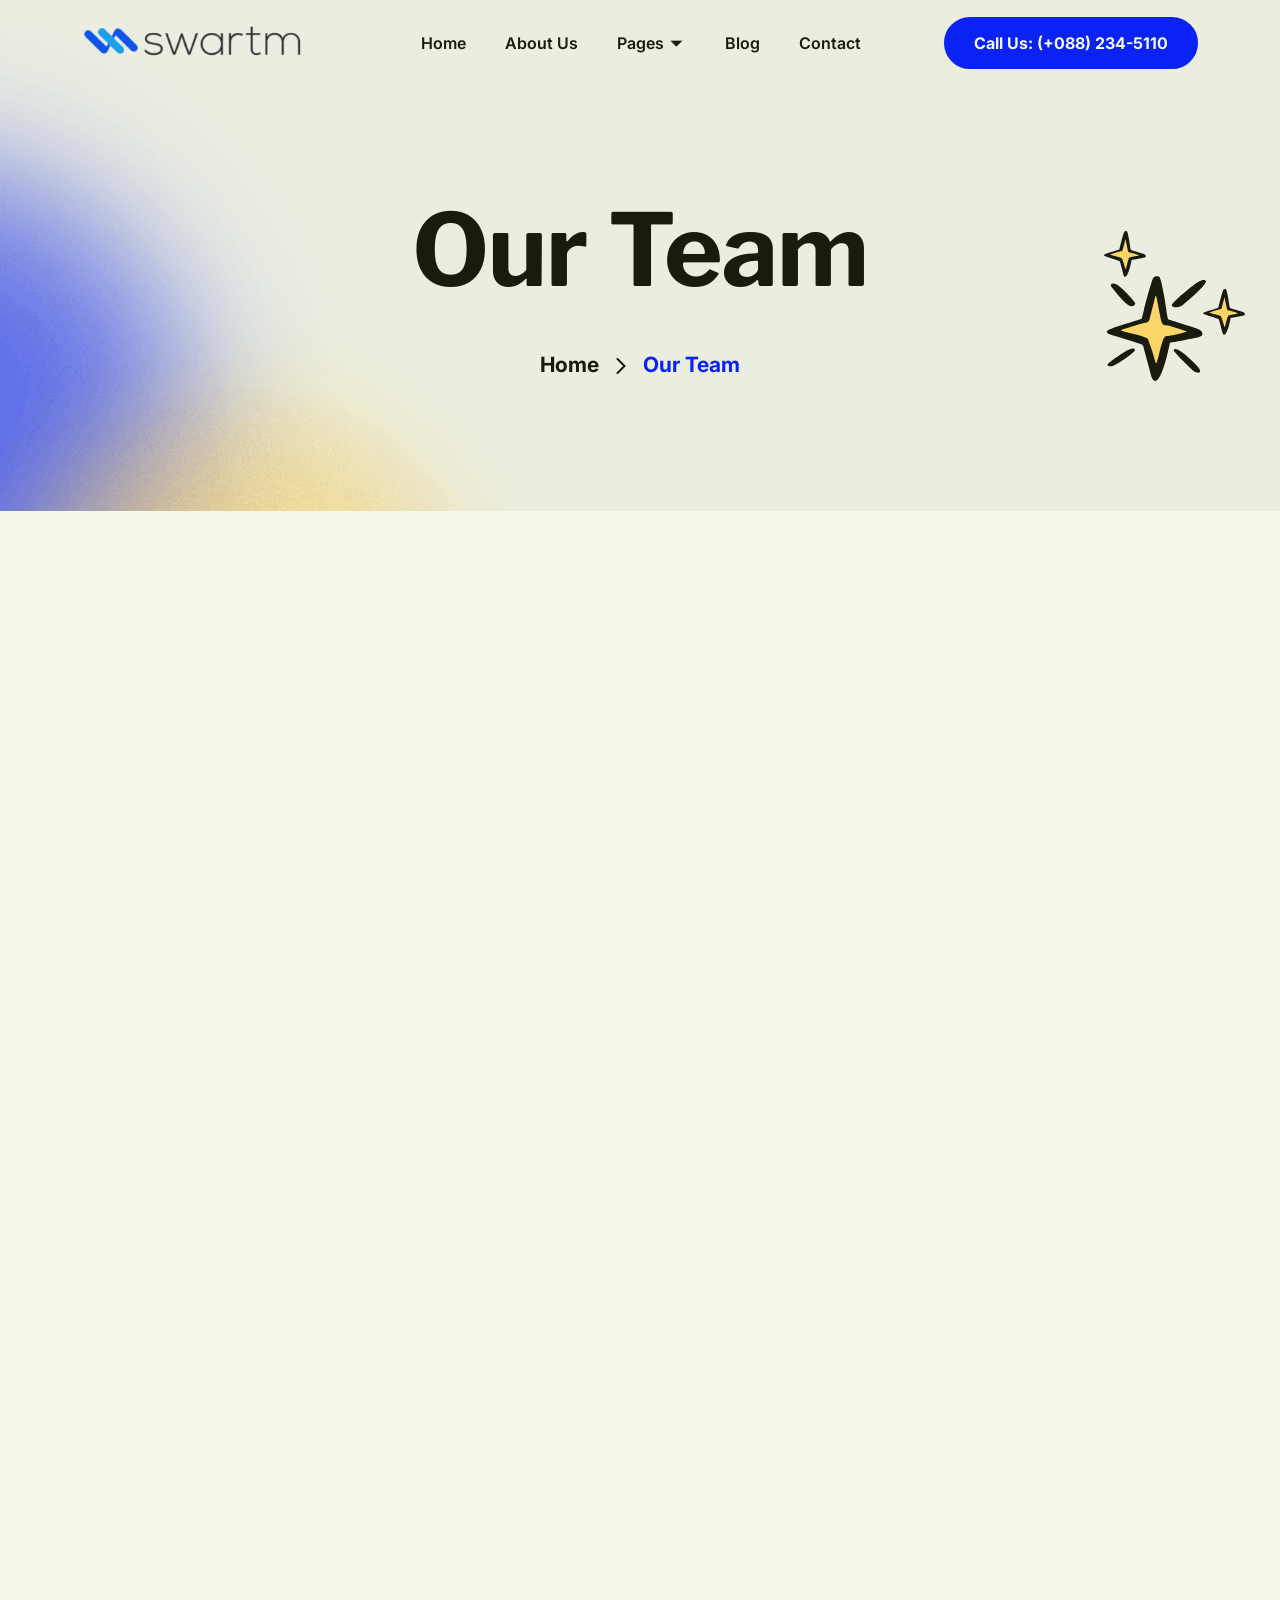
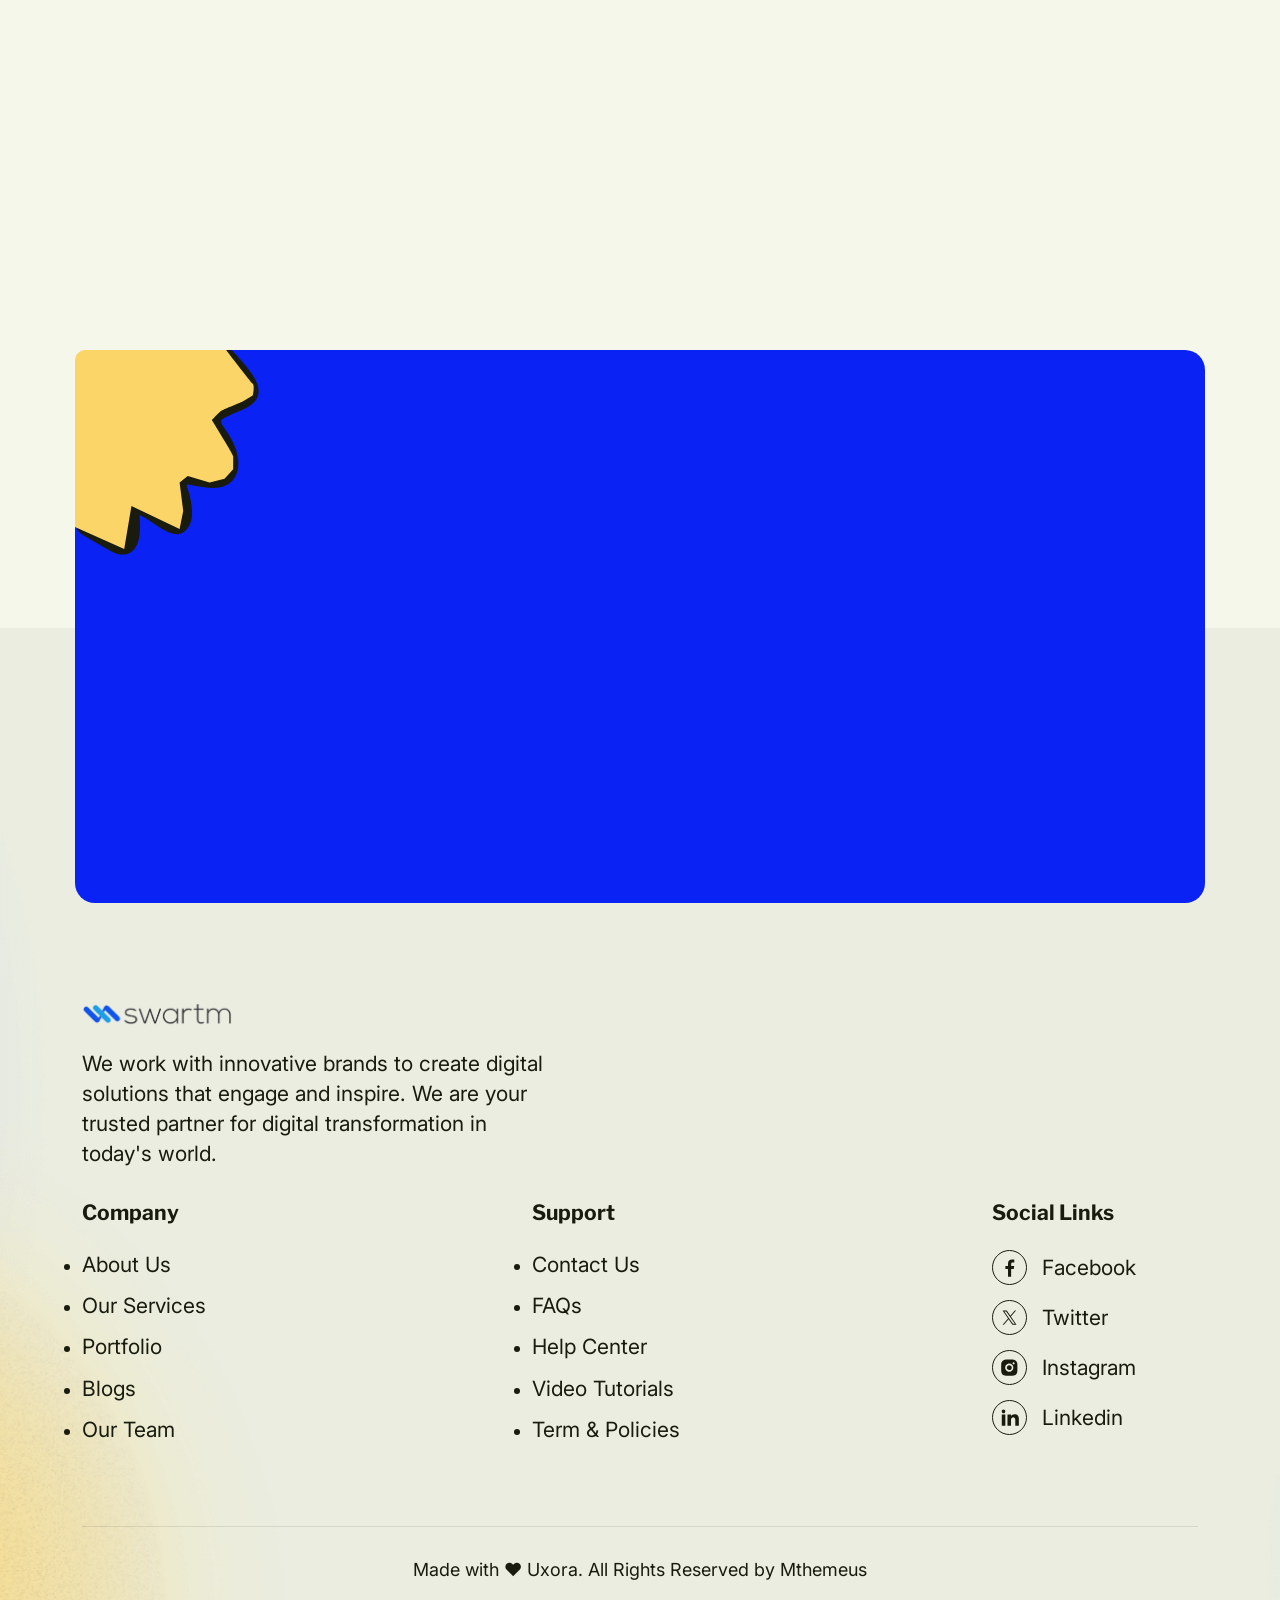
<file: team.html>
<!DOCTYPE html>
<html lang="en">

<head>
  <meta charset="UTF-8">
  <meta http-equiv="X-UA-Compatible" content="IE=edge">
  <meta name="viewport" content="width=device-width, initial-scale=1.0">
  <title>Uxora - IT Solution & Technology Temaptle</title>

  <link rel="shortcut icon" href="assets/images/favicon.ico" type="image/x-icon">
  <link rel="icon" href="assets/images/favicon.ico" type="image/x-icon">
  <!--- End favicon-->

  <link href="https://fonts.googleapis.com/css2?family=Libre+Franklin:ital,wght@0,100..900;1,100..900&display=swap" rel="stylesheet">
  <link href="https://fonts.googleapis.com/css2?family=Inter:ital,opsz,wght@0,14..32,100..900;1,14..32,100..900&display=swap" rel="stylesheet">

  <!-- End google font  -->

  <link rel="stylesheet" href="assets/css/bootstrap.min.css">
  <link rel="stylesheet" href="assets/css/slick.css">
  <link rel="stylesheet" href="assets/css/remixicon.css">

  <!-- Code Editor  -->

  <link rel="stylesheet" href="assets/css/main.css">
  <link rel="stylesheet" href="assets/css/app.min.css">
</head>

<body>

  <div class="preloader">
    <div class="preloader-inner">
      <span></span>
      <span></span>
      <span></span>
      <span></span>
    </div>
  </div>
  <!-- End preloader -->

  <div class="progress-bar-container">
    <div class="progress-bar"></div>
  </div>

  <!-- progress circle -->
  <div class="paginacontainer">
    <div class="progress-wrap">
      <svg class="progress-circle svg-content" width="100%" height="100%" viewBox="-1 -1 102 102">
        <path d="M50,1 a49,49 0 0,1 0,98 a49,49 0 0,1 0,-98" />
      </svg>
      <div class="top-arrow">
        <svg width="12" height="20" viewBox="0 0 9 16" fill="none" xmlns="http://www.w3.org/2000/svg">
          <path d="M0.999999 1L8 8L1 15" stroke="#142D6F" stroke-width="2" stroke-linecap="round" stroke-linejoin="round" />
        </svg>
      </div>
    </div>
  </div>
  <!-- End All Js -->



  <!-- Mobile Menu -->
  <div class="uxora-menu-wrapper">
    <div class="uxora-menu-area text-center">
      <div class="uxora-menu-mobile-top">
        <div class="mobile-logo">
          <a href="index.html">
            <img src="assets/images/logo/logo-dark.svg" alt="logo">
          </a>
        </div>
        <button class="uxora-menu-toggle mobile">
          <i class="ri-close-line"></i>
        </button>
      </div>
      <div class="uxora-mobile-menu">
        <ul>
          <li><a href="index.html">Home</a></li>
          <li><a href="about-us.html">About Us</a></li>
          <li class="menu-item-has-children">
            <a href="#">Pages</a>
            <ul class="sub-menu">
              <li><a href="service.html">Service</a></li>
              <li><a href="portfolio.html">Portfolio</a></li>
              <li><a href="team.html">Team</a></li>
              <li><a href="faq.html">Faq</a></li>
              <li><a href="pricing.html">Pricing</a></li>
            </ul>
          </li>
          <li><a href="blog.html">Blog</a></li>
          <li><a href="contact-us.html">Contact</a></li>
        </ul>
      </div>
      <div class="uxora-mobile-menu-btn">
        <a class="uxora-default-btn sm-size" href="contact-us.html">Get in Touch</a>
        <a class="uxora-default-btn sm-size" href="contact-us.html">Contact Us</a>
      </div>
    </div>
  </div>
  <!-- End mobile menu -->




  <header class="site-header uxora-header-section" id="sticky-menu">
    <div class="container">
      <div class="row gx-3 align-items-center justify-content-between">
        <div class="col-8 col-sm-auto ">
          <div class="header-logo">
            <a href="index.html">
              <img src="assets/images/logo/swartm.png" width='220'alt="logo">
            </a>
          </div>
        </div>
        <div class="col">
          <div class="uxora-main-menu-item">
            <nav class="main-menu menu-style1 d-none d-lg-block menu-left">
              <ul>
                <li><a href="index.html">Home</a></li>
                <li><a href="about-us.html">About Us</a></li>
                <li class="menu-item-has-children">
                  <a href="#">Pages</a>
                  <ul class="sub-menu">
                    <li><a href="service.html">Service</a></li>
                    <li><a href="portfolio.html">Portfolio</a></li>
                    <li><a href="team.html">Team</a></li>
                    <li><a href="faq.html">Faq</a></li>
                    <li><a href="pricing.html">Pricing</a></li>
                  </ul>
                </li>
                <li><a href="blog.html">Blog</a></li>
                <li><a href="contact-us.html">Contact</a></li>
              </ul>
            </nav>
          </div>
        </div>
        <div class="col-auto d-flex align-items-center">
          <a class="uxora-default-btn uxora-header-btn" href="tel:+088">Call Us: (+088) 234-5110</a>
          <div class="uxora-header-menu">
            <nav class="navbar site-navbar justify-content-between">
              <!-- Brand Logo-->
              <!-- mobile menu trigger -->
              <button class="uxora-menu-toggle d-inline-block d-lg-none">
                <span></span>
              </button>
              <!--/.Mobile Menu Hamburger Ends-->
            </nav>
          </div>
        </div>
      </div>
    </div>

  </header>



  <!-- End mobile menu -->

  <div class="breadcrumb-wrapper" style="background-image: url(assets/images/breadcrumbs/b1.png);">
    <div class="container">

      <div class="breadcrumb-content">
        <h1 class="breadcrumb-title">Our Team</h1>
        <div class="breadcrumb-menu-wrapper">
          <div class="breadcrumb-menu-wrap">
            <div class="breadcrumb-menu">
              <ul>
                <li><a href="index.html">Home</a></li>
                <li><img src="assets/images/about/right-arrow.svg" alt="right-arrow"></li>
                <li aria-current="page">Our Team</li>
              </ul>
            </div>
          </div>
        </div>
        <div class="uxora-breadcrumbs-shape">
          <img src="assets/images/testimonial/shape1.svg" alt="">
        </div>
      </div>

    </div>
  </div>
  <!-- End breadcrumb -->

  <div class="uxora-section-padding">
    <div class="container">
      <div class="uxora-section-title center max-width-750" data-anime="onview: -100; targets: >*; translateY: [48, 0]; opacity: [0, 1]; easing: spring(1, 80, 10, 0); duration: 450; delay: anime.stagger(100, {start: 200});">
        <h2>Meet the minds behind the magic</h2>
      </div>
      <div class="row" data-anime="onview: -100; targets: >*; translateY: [48, 0]; opacity: [0, 1]; easing: spring(1, 80, 10, 0); duration: 450; delay: anime.stagger(100, {start: 400});">
        <div class="col-xl-3 col-lg-4 col-md-6">
          <div class="uxora-team-wrap">
            <div class="uxora-team-thumb">
              <img src="assets/images/team/team-1.png" alt="">
              <div class="uxora-social-wrap2 uxora-team-social">
                <ul>
                  <li>
                    <a href="https://www.facebook.com">
                      <svg width="10" height="18" viewBox="0 0 9 17" fill="none" xmlns="http://www.w3.org/2000/svg">
                        <path d="M2.61987 16.7464V9.37041H0.137695V6.49583H2.61987V4.37591C2.61987 1.91577 4.12245 0.576172 6.31707 0.576172C7.36832 0.576172 8.27181 0.654439 8.53511 0.689422V3.26042L7.01302 3.26111C5.81946 3.26111 5.58836 3.82827 5.58836 4.66054V6.49583H8.43488L8.06426 9.37041H5.58836V16.7464H2.61987Z" fill="#181B0E" />
                      </svg>
                    </a>
                  </li>
                  <li>
                    <a href="https://www.twitter.com">
                      <svg width="18" height="18" viewBox="0 0 16 16" fill="none" xmlns="http://www.w3.org/2000/svg">
                        <path d="M9.47743 6.98936L14.9996 0.570312H13.691L8.89613 6.14388L5.06647 0.570312H0.649414L6.44061 8.99854L0.649414 15.7299H1.95806L7.02158 9.84402L11.066 15.7299H15.483L9.47711 6.98936H9.47743ZM7.68506 9.0728L7.09829 8.23353L2.42958 1.55544H4.43959L8.20729 6.94488L8.79406 7.78414L13.6916 14.7896H11.6816L7.68506 9.07312V9.0728Z" fill="#181B0E" />
                      </svg>
                    </a>
                  </li>
                  <li>
                    <a href="https://www.instagram.com">
                      <svg width="18" height="18" viewBox="0 0 18 18" fill="none" xmlns="http://www.w3.org/2000/svg">
                        <path d="M9.65632 0.561604C10.2832 0.559198 10.91 0.565498 11.5367 0.580502L11.7034 0.586515C11.8958 0.593387 12.0856 0.601977 12.315 0.612286C13.229 0.655236 13.8526 0.799551 14.3998 1.01173C14.9667 1.22992 15.4444 1.52542 15.922 2.00303C16.3587 2.4322 16.6967 2.95134 16.9124 3.52434C17.1246 4.07154 17.2689 4.69604 17.3119 5.61003C17.3222 5.83853 17.3308 6.02923 17.3376 6.22165L17.3428 6.3883C17.358 7.01468 17.3646 7.64125 17.3625 8.26782L17.3634 8.90865V10.034C17.3655 10.6608 17.3589 11.2877 17.3436 11.9143L17.3385 12.081C17.3316 12.2734 17.323 12.4632 17.3127 12.6926C17.2698 13.6066 17.1237 14.2302 16.9124 14.7774C16.6974 15.351 16.3593 15.8706 15.922 16.2996C15.4924 16.7363 14.973 17.0742 14.3998 17.29C13.8526 17.5022 13.229 17.6465 12.315 17.6895C12.0856 17.6998 11.8958 17.7084 11.7034 17.7153L11.5367 17.7204C10.91 17.7357 10.2832 17.7423 9.65632 17.7402L9.0155 17.741H7.89105C7.26419 17.7431 6.63734 17.7366 6.01067 17.7213L5.84402 17.7161C5.6401 17.7087 5.43622 17.7001 5.2324 17.6903C4.31841 17.6474 3.69476 17.5014 3.14671 17.29C2.57348 17.0747 2.05425 16.7367 1.6254 16.2996C1.1882 15.8703 0.8499 15.3509 0.634095 14.7774C0.421919 14.2302 0.277604 13.6066 0.234654 12.6926C0.225087 12.4888 0.216497 12.2849 0.208883 12.081L0.204588 11.9143C0.188751 11.2877 0.181592 10.6608 0.183113 10.034V8.26782C0.180715 7.64126 0.187015 7.01469 0.202011 6.3883L0.208024 6.22165C0.214896 6.02923 0.223487 5.83853 0.233795 5.61003C0.276745 4.69518 0.42106 4.0724 0.633236 3.52434C0.849169 2.95106 1.18813 2.43206 1.62626 2.00389C2.05481 1.56644 2.57372 1.22783 3.14671 1.01173C3.69476 0.799551 4.31755 0.655236 5.2324 0.612286L5.84402 0.586515L6.01067 0.58222C6.63704 0.566391 7.26361 0.559232 7.89019 0.560745L9.65632 0.561604ZM8.77326 4.85668C8.20416 4.84863 7.63915 4.95376 7.11104 5.16598C6.58294 5.37819 6.10228 5.69325 5.69699 6.09284C5.29171 6.49244 4.96988 6.96859 4.75022 7.49365C4.53056 8.0187 4.41744 8.58217 4.41744 9.15132C4.41744 9.72047 4.53056 10.2839 4.75022 10.809C4.96988 11.334 5.29171 11.8102 5.69699 12.2098C6.10228 12.6094 6.58294 12.9244 7.11104 13.1367C7.63915 13.3489 8.20416 13.454 8.77326 13.446C9.91238 13.446 11.0048 12.9934 11.8103 12.188C12.6158 11.3825 13.0683 10.29 13.0683 9.15089C13.0683 8.01176 12.6158 6.9193 11.8103 6.11381C11.0048 5.30833 9.91238 4.85668 8.77326 4.85668ZM8.77326 6.5747C9.11558 6.5684 9.45573 6.63037 9.77383 6.75699C10.0919 6.88362 10.3816 7.07237 10.626 7.31221C10.8703 7.55205 11.0644 7.83817 11.1969 8.15387C11.3294 8.46956 11.3977 8.8085 11.3978 9.15088C11.3978 9.49326 11.3297 9.83222 11.1972 10.148C11.0648 10.4637 10.8708 10.7499 10.6266 10.9898C10.3823 11.2297 10.0927 11.4186 9.77463 11.5453C9.45657 11.672 9.11644 11.7341 8.77411 11.7279C8.09064 11.7279 7.43516 11.4564 6.95187 10.9731C6.46858 10.4898 6.19707 9.83436 6.19707 9.15089C6.19707 8.46741 6.46858 7.81193 6.95187 7.32864C7.43516 6.84535 8.09064 6.57384 8.77411 6.57384L8.77326 6.5747ZM13.2831 3.56815C13.006 3.57925 12.7439 3.69714 12.5517 3.89713C12.3596 4.09713 12.2523 4.36372 12.2523 4.64106C12.2523 4.91841 12.3596 5.185 12.5517 5.38499C12.7439 5.58499 13.006 5.70288 13.2831 5.71397C13.5679 5.71397 13.841 5.60084 14.0423 5.39947C14.2437 5.1981 14.3568 4.92498 14.3568 4.6402C14.3568 4.35542 14.2437 4.08231 14.0423 3.88094C13.841 3.67956 13.5679 3.56644 13.2831 3.56644V3.56815Z" fill="#181B0E" />
                      </svg>
                    </a>
                  </li>
                  <li>
                    <a href="https://www.linkedin.com/">
                      <svg width="18" height="18" viewBox="0 0 18 17" fill="none" xmlns="http://www.w3.org/2000/svg">
                        <path d="M4.31682 2.35804C4.31658 2.83452 4.12707 3.2914 3.78997 3.62816C3.45288 3.96492 2.99581 4.15397 2.51933 4.15373C2.04284 4.15349 1.58597 3.96398 1.24921 3.62689C0.912449 3.28979 0.723395 2.83273 0.723633 2.35624C0.723871 1.87976 0.913383 1.42288 1.25048 1.08612C1.58757 0.749364 2.04464 0.560309 2.52112 0.560547C2.99761 0.560785 3.45448 0.750297 3.79124 1.08739C4.128 1.42449 4.31706 1.88155 4.31682 2.35804ZM4.37072 5.48411H0.777531V16.7308H4.37072V5.48411ZM10.0479 5.48411H6.47273V16.7308H10.012V10.829C10.012 7.54121 14.2969 7.23579 14.2969 10.829V16.7308H17.8452V9.60729C17.8452 4.0648 11.5032 4.27141 10.012 6.99325L10.0479 5.48411Z" fill="#181B0E" />
                      </svg>
                    </a>
                  </li>
                </ul>
              </div>
            </div>
            <div class="uxora-team-content">
              <h3>Ethan Miller</h3>
              <p>CEO & Founder</p>
            </div>
          </div>
        </div>
        <div class="col-xl-3 col-lg-4 col-md-6">
          <div class="uxora-team-wrap">
            <div class="uxora-team-thumb">
              <img src="assets/images/team/team-2.png" alt="">
              <div class="uxora-social-wrap2 uxora-team-social">
                <ul>
                  <li>
                    <a href="https://www.facebook.com">
                      <svg width="10" height="18" viewBox="0 0 9 17" fill="none" xmlns="http://www.w3.org/2000/svg">
                        <path d="M2.61987 16.7464V9.37041H0.137695V6.49583H2.61987V4.37591C2.61987 1.91577 4.12245 0.576172 6.31707 0.576172C7.36832 0.576172 8.27181 0.654439 8.53511 0.689422V3.26042L7.01302 3.26111C5.81946 3.26111 5.58836 3.82827 5.58836 4.66054V6.49583H8.43488L8.06426 9.37041H5.58836V16.7464H2.61987Z" fill="#181B0E" />
                      </svg>
                    </a>
                  </li>
                  <li>
                    <a href="https://www.twitter.com">
                      <svg width="18" height="18" viewBox="0 0 16 16" fill="none" xmlns="http://www.w3.org/2000/svg">
                        <path d="M9.47743 6.98936L14.9996 0.570312H13.691L8.89613 6.14388L5.06647 0.570312H0.649414L6.44061 8.99854L0.649414 15.7299H1.95806L7.02158 9.84402L11.066 15.7299H15.483L9.47711 6.98936H9.47743ZM7.68506 9.0728L7.09829 8.23353L2.42958 1.55544H4.43959L8.20729 6.94488L8.79406 7.78414L13.6916 14.7896H11.6816L7.68506 9.07312V9.0728Z" fill="#181B0E" />
                      </svg>
                    </a>
                  </li>
                  <li>
                    <a href="https://www.instagram.com">
                      <svg width="18" height="18" viewBox="0 0 18 18" fill="none" xmlns="http://www.w3.org/2000/svg">
                        <path d="M9.65632 0.561604C10.2832 0.559198 10.91 0.565498 11.5367 0.580502L11.7034 0.586515C11.8958 0.593387 12.0856 0.601977 12.315 0.612286C13.229 0.655236 13.8526 0.799551 14.3998 1.01173C14.9667 1.22992 15.4444 1.52542 15.922 2.00303C16.3587 2.4322 16.6967 2.95134 16.9124 3.52434C17.1246 4.07154 17.2689 4.69604 17.3119 5.61003C17.3222 5.83853 17.3308 6.02923 17.3376 6.22165L17.3428 6.3883C17.358 7.01468 17.3646 7.64125 17.3625 8.26782L17.3634 8.90865V10.034C17.3655 10.6608 17.3589 11.2877 17.3436 11.9143L17.3385 12.081C17.3316 12.2734 17.323 12.4632 17.3127 12.6926C17.2698 13.6066 17.1237 14.2302 16.9124 14.7774C16.6974 15.351 16.3593 15.8706 15.922 16.2996C15.4924 16.7363 14.973 17.0742 14.3998 17.29C13.8526 17.5022 13.229 17.6465 12.315 17.6895C12.0856 17.6998 11.8958 17.7084 11.7034 17.7153L11.5367 17.7204C10.91 17.7357 10.2832 17.7423 9.65632 17.7402L9.0155 17.741H7.89105C7.26419 17.7431 6.63734 17.7366 6.01067 17.7213L5.84402 17.7161C5.6401 17.7087 5.43622 17.7001 5.2324 17.6903C4.31841 17.6474 3.69476 17.5014 3.14671 17.29C2.57348 17.0747 2.05425 16.7367 1.6254 16.2996C1.1882 15.8703 0.8499 15.3509 0.634095 14.7774C0.421919 14.2302 0.277604 13.6066 0.234654 12.6926C0.225087 12.4888 0.216497 12.2849 0.208883 12.081L0.204588 11.9143C0.188751 11.2877 0.181592 10.6608 0.183113 10.034V8.26782C0.180715 7.64126 0.187015 7.01469 0.202011 6.3883L0.208024 6.22165C0.214896 6.02923 0.223487 5.83853 0.233795 5.61003C0.276745 4.69518 0.42106 4.0724 0.633236 3.52434C0.849169 2.95106 1.18813 2.43206 1.62626 2.00389C2.05481 1.56644 2.57372 1.22783 3.14671 1.01173C3.69476 0.799551 4.31755 0.655236 5.2324 0.612286L5.84402 0.586515L6.01067 0.58222C6.63704 0.566391 7.26361 0.559232 7.89019 0.560745L9.65632 0.561604ZM8.77326 4.85668C8.20416 4.84863 7.63915 4.95376 7.11104 5.16598C6.58294 5.37819 6.10228 5.69325 5.69699 6.09284C5.29171 6.49244 4.96988 6.96859 4.75022 7.49365C4.53056 8.0187 4.41744 8.58217 4.41744 9.15132C4.41744 9.72047 4.53056 10.2839 4.75022 10.809C4.96988 11.334 5.29171 11.8102 5.69699 12.2098C6.10228 12.6094 6.58294 12.9244 7.11104 13.1367C7.63915 13.3489 8.20416 13.454 8.77326 13.446C9.91238 13.446 11.0048 12.9934 11.8103 12.188C12.6158 11.3825 13.0683 10.29 13.0683 9.15089C13.0683 8.01176 12.6158 6.9193 11.8103 6.11381C11.0048 5.30833 9.91238 4.85668 8.77326 4.85668ZM8.77326 6.5747C9.11558 6.5684 9.45573 6.63037 9.77383 6.75699C10.0919 6.88362 10.3816 7.07237 10.626 7.31221C10.8703 7.55205 11.0644 7.83817 11.1969 8.15387C11.3294 8.46956 11.3977 8.8085 11.3978 9.15088C11.3978 9.49326 11.3297 9.83222 11.1972 10.148C11.0648 10.4637 10.8708 10.7499 10.6266 10.9898C10.3823 11.2297 10.0927 11.4186 9.77463 11.5453C9.45657 11.672 9.11644 11.7341 8.77411 11.7279C8.09064 11.7279 7.43516 11.4564 6.95187 10.9731C6.46858 10.4898 6.19707 9.83436 6.19707 9.15089C6.19707 8.46741 6.46858 7.81193 6.95187 7.32864C7.43516 6.84535 8.09064 6.57384 8.77411 6.57384L8.77326 6.5747ZM13.2831 3.56815C13.006 3.57925 12.7439 3.69714 12.5517 3.89713C12.3596 4.09713 12.2523 4.36372 12.2523 4.64106C12.2523 4.91841 12.3596 5.185 12.5517 5.38499C12.7439 5.58499 13.006 5.70288 13.2831 5.71397C13.5679 5.71397 13.841 5.60084 14.0423 5.39947C14.2437 5.1981 14.3568 4.92498 14.3568 4.6402C14.3568 4.35542 14.2437 4.08231 14.0423 3.88094C13.841 3.67956 13.5679 3.56644 13.2831 3.56644V3.56815Z" fill="#181B0E" />
                      </svg>
                    </a>
                  </li>
                  <li>
                    <a href="https://www.linkedin.com/">
                      <svg width="18" height="18" viewBox="0 0 18 17" fill="none" xmlns="http://www.w3.org/2000/svg">
                        <path d="M4.31682 2.35804C4.31658 2.83452 4.12707 3.2914 3.78997 3.62816C3.45288 3.96492 2.99581 4.15397 2.51933 4.15373C2.04284 4.15349 1.58597 3.96398 1.24921 3.62689C0.912449 3.28979 0.723395 2.83273 0.723633 2.35624C0.723871 1.87976 0.913383 1.42288 1.25048 1.08612C1.58757 0.749364 2.04464 0.560309 2.52112 0.560547C2.99761 0.560785 3.45448 0.750297 3.79124 1.08739C4.128 1.42449 4.31706 1.88155 4.31682 2.35804ZM4.37072 5.48411H0.777531V16.7308H4.37072V5.48411ZM10.0479 5.48411H6.47273V16.7308H10.012V10.829C10.012 7.54121 14.2969 7.23579 14.2969 10.829V16.7308H17.8452V9.60729C17.8452 4.0648 11.5032 4.27141 10.012 6.99325L10.0479 5.48411Z" fill="#181B0E" />
                      </svg>
                    </a>
                  </li>
                </ul>
              </div>
            </div>
            <div class="uxora-team-content">
              <h3>James Taylor</h3>
              <p>Lead UI/UX Designer</p>
            </div>
          </div>
        </div>
        <div class="col-xl-3 col-lg-4 col-md-6">
          <div class="uxora-team-wrap">
            <div class="uxora-team-thumb">
              <img src="assets/images/team/team-3.png" alt="">
              <div class="uxora-social-wrap2 uxora-team-social">
                <ul>
                  <li>
                    <a href="https://www.facebook.com">
                      <svg width="10" height="18" viewBox="0 0 9 17" fill="none" xmlns="http://www.w3.org/2000/svg">
                        <path d="M2.61987 16.7464V9.37041H0.137695V6.49583H2.61987V4.37591C2.61987 1.91577 4.12245 0.576172 6.31707 0.576172C7.36832 0.576172 8.27181 0.654439 8.53511 0.689422V3.26042L7.01302 3.26111C5.81946 3.26111 5.58836 3.82827 5.58836 4.66054V6.49583H8.43488L8.06426 9.37041H5.58836V16.7464H2.61987Z" fill="#181B0E" />
                      </svg>
                    </a>
                  </li>
                  <li>
                    <a href="https://www.twitter.com">
                      <svg width="18" height="18" viewBox="0 0 16 16" fill="none" xmlns="http://www.w3.org/2000/svg">
                        <path d="M9.47743 6.98936L14.9996 0.570312H13.691L8.89613 6.14388L5.06647 0.570312H0.649414L6.44061 8.99854L0.649414 15.7299H1.95806L7.02158 9.84402L11.066 15.7299H15.483L9.47711 6.98936H9.47743ZM7.68506 9.0728L7.09829 8.23353L2.42958 1.55544H4.43959L8.20729 6.94488L8.79406 7.78414L13.6916 14.7896H11.6816L7.68506 9.07312V9.0728Z" fill="#181B0E" />
                      </svg>
                    </a>
                  </li>
                  <li>
                    <a href="https://www.instagram.com">
                      <svg width="18" height="18" viewBox="0 0 18 18" fill="none" xmlns="http://www.w3.org/2000/svg">
                        <path d="M9.65632 0.561604C10.2832 0.559198 10.91 0.565498 11.5367 0.580502L11.7034 0.586515C11.8958 0.593387 12.0856 0.601977 12.315 0.612286C13.229 0.655236 13.8526 0.799551 14.3998 1.01173C14.9667 1.22992 15.4444 1.52542 15.922 2.00303C16.3587 2.4322 16.6967 2.95134 16.9124 3.52434C17.1246 4.07154 17.2689 4.69604 17.3119 5.61003C17.3222 5.83853 17.3308 6.02923 17.3376 6.22165L17.3428 6.3883C17.358 7.01468 17.3646 7.64125 17.3625 8.26782L17.3634 8.90865V10.034C17.3655 10.6608 17.3589 11.2877 17.3436 11.9143L17.3385 12.081C17.3316 12.2734 17.323 12.4632 17.3127 12.6926C17.2698 13.6066 17.1237 14.2302 16.9124 14.7774C16.6974 15.351 16.3593 15.8706 15.922 16.2996C15.4924 16.7363 14.973 17.0742 14.3998 17.29C13.8526 17.5022 13.229 17.6465 12.315 17.6895C12.0856 17.6998 11.8958 17.7084 11.7034 17.7153L11.5367 17.7204C10.91 17.7357 10.2832 17.7423 9.65632 17.7402L9.0155 17.741H7.89105C7.26419 17.7431 6.63734 17.7366 6.01067 17.7213L5.84402 17.7161C5.6401 17.7087 5.43622 17.7001 5.2324 17.6903C4.31841 17.6474 3.69476 17.5014 3.14671 17.29C2.57348 17.0747 2.05425 16.7367 1.6254 16.2996C1.1882 15.8703 0.8499 15.3509 0.634095 14.7774C0.421919 14.2302 0.277604 13.6066 0.234654 12.6926C0.225087 12.4888 0.216497 12.2849 0.208883 12.081L0.204588 11.9143C0.188751 11.2877 0.181592 10.6608 0.183113 10.034V8.26782C0.180715 7.64126 0.187015 7.01469 0.202011 6.3883L0.208024 6.22165C0.214896 6.02923 0.223487 5.83853 0.233795 5.61003C0.276745 4.69518 0.42106 4.0724 0.633236 3.52434C0.849169 2.95106 1.18813 2.43206 1.62626 2.00389C2.05481 1.56644 2.57372 1.22783 3.14671 1.01173C3.69476 0.799551 4.31755 0.655236 5.2324 0.612286L5.84402 0.586515L6.01067 0.58222C6.63704 0.566391 7.26361 0.559232 7.89019 0.560745L9.65632 0.561604ZM8.77326 4.85668C8.20416 4.84863 7.63915 4.95376 7.11104 5.16598C6.58294 5.37819 6.10228 5.69325 5.69699 6.09284C5.29171 6.49244 4.96988 6.96859 4.75022 7.49365C4.53056 8.0187 4.41744 8.58217 4.41744 9.15132C4.41744 9.72047 4.53056 10.2839 4.75022 10.809C4.96988 11.334 5.29171 11.8102 5.69699 12.2098C6.10228 12.6094 6.58294 12.9244 7.11104 13.1367C7.63915 13.3489 8.20416 13.454 8.77326 13.446C9.91238 13.446 11.0048 12.9934 11.8103 12.188C12.6158 11.3825 13.0683 10.29 13.0683 9.15089C13.0683 8.01176 12.6158 6.9193 11.8103 6.11381C11.0048 5.30833 9.91238 4.85668 8.77326 4.85668ZM8.77326 6.5747C9.11558 6.5684 9.45573 6.63037 9.77383 6.75699C10.0919 6.88362 10.3816 7.07237 10.626 7.31221C10.8703 7.55205 11.0644 7.83817 11.1969 8.15387C11.3294 8.46956 11.3977 8.8085 11.3978 9.15088C11.3978 9.49326 11.3297 9.83222 11.1972 10.148C11.0648 10.4637 10.8708 10.7499 10.6266 10.9898C10.3823 11.2297 10.0927 11.4186 9.77463 11.5453C9.45657 11.672 9.11644 11.7341 8.77411 11.7279C8.09064 11.7279 7.43516 11.4564 6.95187 10.9731C6.46858 10.4898 6.19707 9.83436 6.19707 9.15089C6.19707 8.46741 6.46858 7.81193 6.95187 7.32864C7.43516 6.84535 8.09064 6.57384 8.77411 6.57384L8.77326 6.5747ZM13.2831 3.56815C13.006 3.57925 12.7439 3.69714 12.5517 3.89713C12.3596 4.09713 12.2523 4.36372 12.2523 4.64106C12.2523 4.91841 12.3596 5.185 12.5517 5.38499C12.7439 5.58499 13.006 5.70288 13.2831 5.71397C13.5679 5.71397 13.841 5.60084 14.0423 5.39947C14.2437 5.1981 14.3568 4.92498 14.3568 4.6402C14.3568 4.35542 14.2437 4.08231 14.0423 3.88094C13.841 3.67956 13.5679 3.56644 13.2831 3.56644V3.56815Z" fill="#181B0E" />
                      </svg>
                    </a>
                  </li>
                  <li>
                    <a href="https://www.linkedin.com/">
                      <svg width="18" height="18" viewBox="0 0 18 17" fill="none" xmlns="http://www.w3.org/2000/svg">
                        <path d="M4.31682 2.35804C4.31658 2.83452 4.12707 3.2914 3.78997 3.62816C3.45288 3.96492 2.99581 4.15397 2.51933 4.15373C2.04284 4.15349 1.58597 3.96398 1.24921 3.62689C0.912449 3.28979 0.723395 2.83273 0.723633 2.35624C0.723871 1.87976 0.913383 1.42288 1.25048 1.08612C1.58757 0.749364 2.04464 0.560309 2.52112 0.560547C2.99761 0.560785 3.45448 0.750297 3.79124 1.08739C4.128 1.42449 4.31706 1.88155 4.31682 2.35804ZM4.37072 5.48411H0.777531V16.7308H4.37072V5.48411ZM10.0479 5.48411H6.47273V16.7308H10.012V10.829C10.012 7.54121 14.2969 7.23579 14.2969 10.829V16.7308H17.8452V9.60729C17.8452 4.0648 11.5032 4.27141 10.012 6.99325L10.0479 5.48411Z" fill="#181B0E" />
                      </svg>
                    </a>
                  </li>
                </ul>
              </div>
            </div>
            <div class="uxora-team-content">
              <a href="single-team.html">
                <h3>Noah Davis</h3>
              </a>
              <p>Social Media Manager</p>
            </div>
          </div>
        </div>
        <div class="col-xl-3 col-lg-4 col-md-6">
          <div class="uxora-team-wrap">
            <div class="uxora-team-thumb">
              <img src="assets/images/team/team-4.png" alt="">
              <div class="uxora-social-wrap2 uxora-team-social">
                <ul>
                  <li>
                    <a href="https://www.facebook.com">
                      <svg width="10" height="18" viewBox="0 0 9 17" fill="none" xmlns="http://www.w3.org/2000/svg">
                        <path d="M2.61987 16.7464V9.37041H0.137695V6.49583H2.61987V4.37591C2.61987 1.91577 4.12245 0.576172 6.31707 0.576172C7.36832 0.576172 8.27181 0.654439 8.53511 0.689422V3.26042L7.01302 3.26111C5.81946 3.26111 5.58836 3.82827 5.58836 4.66054V6.49583H8.43488L8.06426 9.37041H5.58836V16.7464H2.61987Z" fill="#181B0E" />
                      </svg>
                    </a>
                  </li>
                  <li>
                    <a href="https://www.twitter.com">
                      <svg width="18" height="18" viewBox="0 0 16 16" fill="none" xmlns="http://www.w3.org/2000/svg">
                        <path d="M9.47743 6.98936L14.9996 0.570312H13.691L8.89613 6.14388L5.06647 0.570312H0.649414L6.44061 8.99854L0.649414 15.7299H1.95806L7.02158 9.84402L11.066 15.7299H15.483L9.47711 6.98936H9.47743ZM7.68506 9.0728L7.09829 8.23353L2.42958 1.55544H4.43959L8.20729 6.94488L8.79406 7.78414L13.6916 14.7896H11.6816L7.68506 9.07312V9.0728Z" fill="#181B0E" />
                      </svg>
                    </a>
                  </li>
                  <li>
                    <a href="https://www.instagram.com">
                      <svg width="18" height="18" viewBox="0 0 18 18" fill="none" xmlns="http://www.w3.org/2000/svg">
                        <path d="M9.65632 0.561604C10.2832 0.559198 10.91 0.565498 11.5367 0.580502L11.7034 0.586515C11.8958 0.593387 12.0856 0.601977 12.315 0.612286C13.229 0.655236 13.8526 0.799551 14.3998 1.01173C14.9667 1.22992 15.4444 1.52542 15.922 2.00303C16.3587 2.4322 16.6967 2.95134 16.9124 3.52434C17.1246 4.07154 17.2689 4.69604 17.3119 5.61003C17.3222 5.83853 17.3308 6.02923 17.3376 6.22165L17.3428 6.3883C17.358 7.01468 17.3646 7.64125 17.3625 8.26782L17.3634 8.90865V10.034C17.3655 10.6608 17.3589 11.2877 17.3436 11.9143L17.3385 12.081C17.3316 12.2734 17.323 12.4632 17.3127 12.6926C17.2698 13.6066 17.1237 14.2302 16.9124 14.7774C16.6974 15.351 16.3593 15.8706 15.922 16.2996C15.4924 16.7363 14.973 17.0742 14.3998 17.29C13.8526 17.5022 13.229 17.6465 12.315 17.6895C12.0856 17.6998 11.8958 17.7084 11.7034 17.7153L11.5367 17.7204C10.91 17.7357 10.2832 17.7423 9.65632 17.7402L9.0155 17.741H7.89105C7.26419 17.7431 6.63734 17.7366 6.01067 17.7213L5.84402 17.7161C5.6401 17.7087 5.43622 17.7001 5.2324 17.6903C4.31841 17.6474 3.69476 17.5014 3.14671 17.29C2.57348 17.0747 2.05425 16.7367 1.6254 16.2996C1.1882 15.8703 0.8499 15.3509 0.634095 14.7774C0.421919 14.2302 0.277604 13.6066 0.234654 12.6926C0.225087 12.4888 0.216497 12.2849 0.208883 12.081L0.204588 11.9143C0.188751 11.2877 0.181592 10.6608 0.183113 10.034V8.26782C0.180715 7.64126 0.187015 7.01469 0.202011 6.3883L0.208024 6.22165C0.214896 6.02923 0.223487 5.83853 0.233795 5.61003C0.276745 4.69518 0.42106 4.0724 0.633236 3.52434C0.849169 2.95106 1.18813 2.43206 1.62626 2.00389C2.05481 1.56644 2.57372 1.22783 3.14671 1.01173C3.69476 0.799551 4.31755 0.655236 5.2324 0.612286L5.84402 0.586515L6.01067 0.58222C6.63704 0.566391 7.26361 0.559232 7.89019 0.560745L9.65632 0.561604ZM8.77326 4.85668C8.20416 4.84863 7.63915 4.95376 7.11104 5.16598C6.58294 5.37819 6.10228 5.69325 5.69699 6.09284C5.29171 6.49244 4.96988 6.96859 4.75022 7.49365C4.53056 8.0187 4.41744 8.58217 4.41744 9.15132C4.41744 9.72047 4.53056 10.2839 4.75022 10.809C4.96988 11.334 5.29171 11.8102 5.69699 12.2098C6.10228 12.6094 6.58294 12.9244 7.11104 13.1367C7.63915 13.3489 8.20416 13.454 8.77326 13.446C9.91238 13.446 11.0048 12.9934 11.8103 12.188C12.6158 11.3825 13.0683 10.29 13.0683 9.15089C13.0683 8.01176 12.6158 6.9193 11.8103 6.11381C11.0048 5.30833 9.91238 4.85668 8.77326 4.85668ZM8.77326 6.5747C9.11558 6.5684 9.45573 6.63037 9.77383 6.75699C10.0919 6.88362 10.3816 7.07237 10.626 7.31221C10.8703 7.55205 11.0644 7.83817 11.1969 8.15387C11.3294 8.46956 11.3977 8.8085 11.3978 9.15088C11.3978 9.49326 11.3297 9.83222 11.1972 10.148C11.0648 10.4637 10.8708 10.7499 10.6266 10.9898C10.3823 11.2297 10.0927 11.4186 9.77463 11.5453C9.45657 11.672 9.11644 11.7341 8.77411 11.7279C8.09064 11.7279 7.43516 11.4564 6.95187 10.9731C6.46858 10.4898 6.19707 9.83436 6.19707 9.15089C6.19707 8.46741 6.46858 7.81193 6.95187 7.32864C7.43516 6.84535 8.09064 6.57384 8.77411 6.57384L8.77326 6.5747ZM13.2831 3.56815C13.006 3.57925 12.7439 3.69714 12.5517 3.89713C12.3596 4.09713 12.2523 4.36372 12.2523 4.64106C12.2523 4.91841 12.3596 5.185 12.5517 5.38499C12.7439 5.58499 13.006 5.70288 13.2831 5.71397C13.5679 5.71397 13.841 5.60084 14.0423 5.39947C14.2437 5.1981 14.3568 4.92498 14.3568 4.6402C14.3568 4.35542 14.2437 4.08231 14.0423 3.88094C13.841 3.67956 13.5679 3.56644 13.2831 3.56644V3.56815Z" fill="#181B0E" />
                      </svg>
                    </a>
                  </li>
                  <li>
                    <a href="https://www.linkedin.com/">
                      <svg width="18" height="18" viewBox="0 0 18 17" fill="none" xmlns="http://www.w3.org/2000/svg">
                        <path d="M4.31682 2.35804C4.31658 2.83452 4.12707 3.2914 3.78997 3.62816C3.45288 3.96492 2.99581 4.15397 2.51933 4.15373C2.04284 4.15349 1.58597 3.96398 1.24921 3.62689C0.912449 3.28979 0.723395 2.83273 0.723633 2.35624C0.723871 1.87976 0.913383 1.42288 1.25048 1.08612C1.58757 0.749364 2.04464 0.560309 2.52112 0.560547C2.99761 0.560785 3.45448 0.750297 3.79124 1.08739C4.128 1.42449 4.31706 1.88155 4.31682 2.35804ZM4.37072 5.48411H0.777531V16.7308H4.37072V5.48411ZM10.0479 5.48411H6.47273V16.7308H10.012V10.829C10.012 7.54121 14.2969 7.23579 14.2969 10.829V16.7308H17.8452V9.60729C17.8452 4.0648 11.5032 4.27141 10.012 6.99325L10.0479 5.48411Z" fill="#181B0E" />
                      </svg>
                    </a>
                  </li>
                </ul>
              </div>
            </div>
            <div class="uxora-team-content">
              <h3>Lucas Adams</h3>
              <p>Brand Strategist</p>
            </div>
          </div>
        </div>
        <div class="col-xl-3 col-lg-4 col-md-6">
          <div class="uxora-team-wrap">
            <div class="uxora-team-thumb">
              <img src="assets/images/team/team-5.png" alt="">
              <div class="uxora-social-wrap2 uxora-team-social">
                <ul>
                  <li>
                    <a href="https://www.facebook.com">
                      <svg width="10" height="18" viewBox="0 0 9 17" fill="none" xmlns="http://www.w3.org/2000/svg">
                        <path d="M2.61987 16.7464V9.37041H0.137695V6.49583H2.61987V4.37591C2.61987 1.91577 4.12245 0.576172 6.31707 0.576172C7.36832 0.576172 8.27181 0.654439 8.53511 0.689422V3.26042L7.01302 3.26111C5.81946 3.26111 5.58836 3.82827 5.58836 4.66054V6.49583H8.43488L8.06426 9.37041H5.58836V16.7464H2.61987Z" fill="#181B0E" />
                      </svg>
                    </a>
                  </li>
                  <li>
                    <a href="https://www.twitter.com">
                      <svg width="18" height="18" viewBox="0 0 16 16" fill="none" xmlns="http://www.w3.org/2000/svg">
                        <path d="M9.47743 6.98936L14.9996 0.570312H13.691L8.89613 6.14388L5.06647 0.570312H0.649414L6.44061 8.99854L0.649414 15.7299H1.95806L7.02158 9.84402L11.066 15.7299H15.483L9.47711 6.98936H9.47743ZM7.68506 9.0728L7.09829 8.23353L2.42958 1.55544H4.43959L8.20729 6.94488L8.79406 7.78414L13.6916 14.7896H11.6816L7.68506 9.07312V9.0728Z" fill="#181B0E" />
                      </svg>
                    </a>
                  </li>
                  <li>
                    <a href="https://www.instagram.com">
                      <svg width="18" height="18" viewBox="0 0 18 18" fill="none" xmlns="http://www.w3.org/2000/svg">
                        <path d="M9.65632 0.561604C10.2832 0.559198 10.91 0.565498 11.5367 0.580502L11.7034 0.586515C11.8958 0.593387 12.0856 0.601977 12.315 0.612286C13.229 0.655236 13.8526 0.799551 14.3998 1.01173C14.9667 1.22992 15.4444 1.52542 15.922 2.00303C16.3587 2.4322 16.6967 2.95134 16.9124 3.52434C17.1246 4.07154 17.2689 4.69604 17.3119 5.61003C17.3222 5.83853 17.3308 6.02923 17.3376 6.22165L17.3428 6.3883C17.358 7.01468 17.3646 7.64125 17.3625 8.26782L17.3634 8.90865V10.034C17.3655 10.6608 17.3589 11.2877 17.3436 11.9143L17.3385 12.081C17.3316 12.2734 17.323 12.4632 17.3127 12.6926C17.2698 13.6066 17.1237 14.2302 16.9124 14.7774C16.6974 15.351 16.3593 15.8706 15.922 16.2996C15.4924 16.7363 14.973 17.0742 14.3998 17.29C13.8526 17.5022 13.229 17.6465 12.315 17.6895C12.0856 17.6998 11.8958 17.7084 11.7034 17.7153L11.5367 17.7204C10.91 17.7357 10.2832 17.7423 9.65632 17.7402L9.0155 17.741H7.89105C7.26419 17.7431 6.63734 17.7366 6.01067 17.7213L5.84402 17.7161C5.6401 17.7087 5.43622 17.7001 5.2324 17.6903C4.31841 17.6474 3.69476 17.5014 3.14671 17.29C2.57348 17.0747 2.05425 16.7367 1.6254 16.2996C1.1882 15.8703 0.8499 15.3509 0.634095 14.7774C0.421919 14.2302 0.277604 13.6066 0.234654 12.6926C0.225087 12.4888 0.216497 12.2849 0.208883 12.081L0.204588 11.9143C0.188751 11.2877 0.181592 10.6608 0.183113 10.034V8.26782C0.180715 7.64126 0.187015 7.01469 0.202011 6.3883L0.208024 6.22165C0.214896 6.02923 0.223487 5.83853 0.233795 5.61003C0.276745 4.69518 0.42106 4.0724 0.633236 3.52434C0.849169 2.95106 1.18813 2.43206 1.62626 2.00389C2.05481 1.56644 2.57372 1.22783 3.14671 1.01173C3.69476 0.799551 4.31755 0.655236 5.2324 0.612286L5.84402 0.586515L6.01067 0.58222C6.63704 0.566391 7.26361 0.559232 7.89019 0.560745L9.65632 0.561604ZM8.77326 4.85668C8.20416 4.84863 7.63915 4.95376 7.11104 5.16598C6.58294 5.37819 6.10228 5.69325 5.69699 6.09284C5.29171 6.49244 4.96988 6.96859 4.75022 7.49365C4.53056 8.0187 4.41744 8.58217 4.41744 9.15132C4.41744 9.72047 4.53056 10.2839 4.75022 10.809C4.96988 11.334 5.29171 11.8102 5.69699 12.2098C6.10228 12.6094 6.58294 12.9244 7.11104 13.1367C7.63915 13.3489 8.20416 13.454 8.77326 13.446C9.91238 13.446 11.0048 12.9934 11.8103 12.188C12.6158 11.3825 13.0683 10.29 13.0683 9.15089C13.0683 8.01176 12.6158 6.9193 11.8103 6.11381C11.0048 5.30833 9.91238 4.85668 8.77326 4.85668ZM8.77326 6.5747C9.11558 6.5684 9.45573 6.63037 9.77383 6.75699C10.0919 6.88362 10.3816 7.07237 10.626 7.31221C10.8703 7.55205 11.0644 7.83817 11.1969 8.15387C11.3294 8.46956 11.3977 8.8085 11.3978 9.15088C11.3978 9.49326 11.3297 9.83222 11.1972 10.148C11.0648 10.4637 10.8708 10.7499 10.6266 10.9898C10.3823 11.2297 10.0927 11.4186 9.77463 11.5453C9.45657 11.672 9.11644 11.7341 8.77411 11.7279C8.09064 11.7279 7.43516 11.4564 6.95187 10.9731C6.46858 10.4898 6.19707 9.83436 6.19707 9.15089C6.19707 8.46741 6.46858 7.81193 6.95187 7.32864C7.43516 6.84535 8.09064 6.57384 8.77411 6.57384L8.77326 6.5747ZM13.2831 3.56815C13.006 3.57925 12.7439 3.69714 12.5517 3.89713C12.3596 4.09713 12.2523 4.36372 12.2523 4.64106C12.2523 4.91841 12.3596 5.185 12.5517 5.38499C12.7439 5.58499 13.006 5.70288 13.2831 5.71397C13.5679 5.71397 13.841 5.60084 14.0423 5.39947C14.2437 5.1981 14.3568 4.92498 14.3568 4.6402C14.3568 4.35542 14.2437 4.08231 14.0423 3.88094C13.841 3.67956 13.5679 3.56644 13.2831 3.56644V3.56815Z" fill="#181B0E" />
                      </svg>
                    </a>
                  </li>
                  <li>
                    <a href="https://www.linkedin.com/">
                      <svg width="18" height="18" viewBox="0 0 18 17" fill="none" xmlns="http://www.w3.org/2000/svg">
                        <path d="M4.31682 2.35804C4.31658 2.83452 4.12707 3.2914 3.78997 3.62816C3.45288 3.96492 2.99581 4.15397 2.51933 4.15373C2.04284 4.15349 1.58597 3.96398 1.24921 3.62689C0.912449 3.28979 0.723395 2.83273 0.723633 2.35624C0.723871 1.87976 0.913383 1.42288 1.25048 1.08612C1.58757 0.749364 2.04464 0.560309 2.52112 0.560547C2.99761 0.560785 3.45448 0.750297 3.79124 1.08739C4.128 1.42449 4.31706 1.88155 4.31682 2.35804ZM4.37072 5.48411H0.777531V16.7308H4.37072V5.48411ZM10.0479 5.48411H6.47273V16.7308H10.012V10.829C10.012 7.54121 14.2969 7.23579 14.2969 10.829V16.7308H17.8452V9.60729C17.8452 4.0648 11.5032 4.27141 10.012 6.99325L10.0479 5.48411Z" fill="#181B0E" />
                      </svg>
                    </a>
                  </li>
                </ul>
              </div>
            </div>
            <div class="uxora-team-content">
              <a href="single-team.html">
                <h3>Chloe Bennett</h3>
              </a>
              <p>Motion Graphics Designer</p>
            </div>
          </div>
        </div>
        <div class="col-xl-3 col-lg-4 col-md-6">
          <div class="uxora-team-wrap">
            <div class="uxora-team-thumb">
              <img src="assets/images/team/team-6.png" alt="">
              <div class="uxora-social-wrap2 uxora-team-social">
                <ul>
                  <li>
                    <a href="https://www.facebook.com">
                      <svg width="10" height="18" viewBox="0 0 9 17" fill="none" xmlns="http://www.w3.org/2000/svg">
                        <path d="M2.61987 16.7464V9.37041H0.137695V6.49583H2.61987V4.37591C2.61987 1.91577 4.12245 0.576172 6.31707 0.576172C7.36832 0.576172 8.27181 0.654439 8.53511 0.689422V3.26042L7.01302 3.26111C5.81946 3.26111 5.58836 3.82827 5.58836 4.66054V6.49583H8.43488L8.06426 9.37041H5.58836V16.7464H2.61987Z" fill="#181B0E" />
                      </svg>
                    </a>
                  </li>
                  <li>
                    <a href="https://www.twitter.com">
                      <svg width="18" height="18" viewBox="0 0 16 16" fill="none" xmlns="http://www.w3.org/2000/svg">
                        <path d="M9.47743 6.98936L14.9996 0.570312H13.691L8.89613 6.14388L5.06647 0.570312H0.649414L6.44061 8.99854L0.649414 15.7299H1.95806L7.02158 9.84402L11.066 15.7299H15.483L9.47711 6.98936H9.47743ZM7.68506 9.0728L7.09829 8.23353L2.42958 1.55544H4.43959L8.20729 6.94488L8.79406 7.78414L13.6916 14.7896H11.6816L7.68506 9.07312V9.0728Z" fill="#181B0E" />
                      </svg>
                    </a>
                  </li>
                  <li>
                    <a href="https://www.instagram.com">
                      <svg width="18" height="18" viewBox="0 0 18 18" fill="none" xmlns="http://www.w3.org/2000/svg">
                        <path d="M9.65632 0.561604C10.2832 0.559198 10.91 0.565498 11.5367 0.580502L11.7034 0.586515C11.8958 0.593387 12.0856 0.601977 12.315 0.612286C13.229 0.655236 13.8526 0.799551 14.3998 1.01173C14.9667 1.22992 15.4444 1.52542 15.922 2.00303C16.3587 2.4322 16.6967 2.95134 16.9124 3.52434C17.1246 4.07154 17.2689 4.69604 17.3119 5.61003C17.3222 5.83853 17.3308 6.02923 17.3376 6.22165L17.3428 6.3883C17.358 7.01468 17.3646 7.64125 17.3625 8.26782L17.3634 8.90865V10.034C17.3655 10.6608 17.3589 11.2877 17.3436 11.9143L17.3385 12.081C17.3316 12.2734 17.323 12.4632 17.3127 12.6926C17.2698 13.6066 17.1237 14.2302 16.9124 14.7774C16.6974 15.351 16.3593 15.8706 15.922 16.2996C15.4924 16.7363 14.973 17.0742 14.3998 17.29C13.8526 17.5022 13.229 17.6465 12.315 17.6895C12.0856 17.6998 11.8958 17.7084 11.7034 17.7153L11.5367 17.7204C10.91 17.7357 10.2832 17.7423 9.65632 17.7402L9.0155 17.741H7.89105C7.26419 17.7431 6.63734 17.7366 6.01067 17.7213L5.84402 17.7161C5.6401 17.7087 5.43622 17.7001 5.2324 17.6903C4.31841 17.6474 3.69476 17.5014 3.14671 17.29C2.57348 17.0747 2.05425 16.7367 1.6254 16.2996C1.1882 15.8703 0.8499 15.3509 0.634095 14.7774C0.421919 14.2302 0.277604 13.6066 0.234654 12.6926C0.225087 12.4888 0.216497 12.2849 0.208883 12.081L0.204588 11.9143C0.188751 11.2877 0.181592 10.6608 0.183113 10.034V8.26782C0.180715 7.64126 0.187015 7.01469 0.202011 6.3883L0.208024 6.22165C0.214896 6.02923 0.223487 5.83853 0.233795 5.61003C0.276745 4.69518 0.42106 4.0724 0.633236 3.52434C0.849169 2.95106 1.18813 2.43206 1.62626 2.00389C2.05481 1.56644 2.57372 1.22783 3.14671 1.01173C3.69476 0.799551 4.31755 0.655236 5.2324 0.612286L5.84402 0.586515L6.01067 0.58222C6.63704 0.566391 7.26361 0.559232 7.89019 0.560745L9.65632 0.561604ZM8.77326 4.85668C8.20416 4.84863 7.63915 4.95376 7.11104 5.16598C6.58294 5.37819 6.10228 5.69325 5.69699 6.09284C5.29171 6.49244 4.96988 6.96859 4.75022 7.49365C4.53056 8.0187 4.41744 8.58217 4.41744 9.15132C4.41744 9.72047 4.53056 10.2839 4.75022 10.809C4.96988 11.334 5.29171 11.8102 5.69699 12.2098C6.10228 12.6094 6.58294 12.9244 7.11104 13.1367C7.63915 13.3489 8.20416 13.454 8.77326 13.446C9.91238 13.446 11.0048 12.9934 11.8103 12.188C12.6158 11.3825 13.0683 10.29 13.0683 9.15089C13.0683 8.01176 12.6158 6.9193 11.8103 6.11381C11.0048 5.30833 9.91238 4.85668 8.77326 4.85668ZM8.77326 6.5747C9.11558 6.5684 9.45573 6.63037 9.77383 6.75699C10.0919 6.88362 10.3816 7.07237 10.626 7.31221C10.8703 7.55205 11.0644 7.83817 11.1969 8.15387C11.3294 8.46956 11.3977 8.8085 11.3978 9.15088C11.3978 9.49326 11.3297 9.83222 11.1972 10.148C11.0648 10.4637 10.8708 10.7499 10.6266 10.9898C10.3823 11.2297 10.0927 11.4186 9.77463 11.5453C9.45657 11.672 9.11644 11.7341 8.77411 11.7279C8.09064 11.7279 7.43516 11.4564 6.95187 10.9731C6.46858 10.4898 6.19707 9.83436 6.19707 9.15089C6.19707 8.46741 6.46858 7.81193 6.95187 7.32864C7.43516 6.84535 8.09064 6.57384 8.77411 6.57384L8.77326 6.5747ZM13.2831 3.56815C13.006 3.57925 12.7439 3.69714 12.5517 3.89713C12.3596 4.09713 12.2523 4.36372 12.2523 4.64106C12.2523 4.91841 12.3596 5.185 12.5517 5.38499C12.7439 5.58499 13.006 5.70288 13.2831 5.71397C13.5679 5.71397 13.841 5.60084 14.0423 5.39947C14.2437 5.1981 14.3568 4.92498 14.3568 4.6402C14.3568 4.35542 14.2437 4.08231 14.0423 3.88094C13.841 3.67956 13.5679 3.56644 13.2831 3.56644V3.56815Z" fill="#181B0E" />
                      </svg>
                    </a>
                  </li>
                  <li>
                    <a href="https://www.linkedin.com/">
                      <svg width="18" height="18" viewBox="0 0 18 17" fill="none" xmlns="http://www.w3.org/2000/svg">
                        <path d="M4.31682 2.35804C4.31658 2.83452 4.12707 3.2914 3.78997 3.62816C3.45288 3.96492 2.99581 4.15397 2.51933 4.15373C2.04284 4.15349 1.58597 3.96398 1.24921 3.62689C0.912449 3.28979 0.723395 2.83273 0.723633 2.35624C0.723871 1.87976 0.913383 1.42288 1.25048 1.08612C1.58757 0.749364 2.04464 0.560309 2.52112 0.560547C2.99761 0.560785 3.45448 0.750297 3.79124 1.08739C4.128 1.42449 4.31706 1.88155 4.31682 2.35804ZM4.37072 5.48411H0.777531V16.7308H4.37072V5.48411ZM10.0479 5.48411H6.47273V16.7308H10.012V10.829C10.012 7.54121 14.2969 7.23579 14.2969 10.829V16.7308H17.8452V9.60729C17.8452 4.0648 11.5032 4.27141 10.012 6.99325L10.0479 5.48411Z" fill="#181B0E" />
                      </svg>
                    </a>
                  </li>
                </ul>
              </div>
            </div>
            <div class="uxora-team-content">
              <h3>Olivia Martinez</h3>
              <p>Digital Marketing Strategist</p>
            </div>
          </div>
        </div>
        <div class="col-xl-3 col-lg-4 col-md-6">
          <div class="uxora-team-wrap">
            <div class="uxora-team-thumb">
              <img src="assets/images/team/team-7.png" alt="">
              <div class="uxora-social-wrap2 uxora-team-social">
                <ul>
                  <li>
                    <a href="https://www.facebook.com">
                      <svg width="10" height="18" viewBox="0 0 9 17" fill="none" xmlns="http://www.w3.org/2000/svg">
                        <path d="M2.61987 16.7464V9.37041H0.137695V6.49583H2.61987V4.37591C2.61987 1.91577 4.12245 0.576172 6.31707 0.576172C7.36832 0.576172 8.27181 0.654439 8.53511 0.689422V3.26042L7.01302 3.26111C5.81946 3.26111 5.58836 3.82827 5.58836 4.66054V6.49583H8.43488L8.06426 9.37041H5.58836V16.7464H2.61987Z" fill="#181B0E" />
                      </svg>
                    </a>
                  </li>
                  <li>
                    <a href="https://www.twitter.com">
                      <svg width="18" height="18" viewBox="0 0 16 16" fill="none" xmlns="http://www.w3.org/2000/svg">
                        <path d="M9.47743 6.98936L14.9996 0.570312H13.691L8.89613 6.14388L5.06647 0.570312H0.649414L6.44061 8.99854L0.649414 15.7299H1.95806L7.02158 9.84402L11.066 15.7299H15.483L9.47711 6.98936H9.47743ZM7.68506 9.0728L7.09829 8.23353L2.42958 1.55544H4.43959L8.20729 6.94488L8.79406 7.78414L13.6916 14.7896H11.6816L7.68506 9.07312V9.0728Z" fill="#181B0E" />
                      </svg>
                    </a>
                  </li>
                  <li>
                    <a href="https://www.instagram.com">
                      <svg width="18" height="18" viewBox="0 0 18 18" fill="none" xmlns="http://www.w3.org/2000/svg">
                        <path d="M9.65632 0.561604C10.2832 0.559198 10.91 0.565498 11.5367 0.580502L11.7034 0.586515C11.8958 0.593387 12.0856 0.601977 12.315 0.612286C13.229 0.655236 13.8526 0.799551 14.3998 1.01173C14.9667 1.22992 15.4444 1.52542 15.922 2.00303C16.3587 2.4322 16.6967 2.95134 16.9124 3.52434C17.1246 4.07154 17.2689 4.69604 17.3119 5.61003C17.3222 5.83853 17.3308 6.02923 17.3376 6.22165L17.3428 6.3883C17.358 7.01468 17.3646 7.64125 17.3625 8.26782L17.3634 8.90865V10.034C17.3655 10.6608 17.3589 11.2877 17.3436 11.9143L17.3385 12.081C17.3316 12.2734 17.323 12.4632 17.3127 12.6926C17.2698 13.6066 17.1237 14.2302 16.9124 14.7774C16.6974 15.351 16.3593 15.8706 15.922 16.2996C15.4924 16.7363 14.973 17.0742 14.3998 17.29C13.8526 17.5022 13.229 17.6465 12.315 17.6895C12.0856 17.6998 11.8958 17.7084 11.7034 17.7153L11.5367 17.7204C10.91 17.7357 10.2832 17.7423 9.65632 17.7402L9.0155 17.741H7.89105C7.26419 17.7431 6.63734 17.7366 6.01067 17.7213L5.84402 17.7161C5.6401 17.7087 5.43622 17.7001 5.2324 17.6903C4.31841 17.6474 3.69476 17.5014 3.14671 17.29C2.57348 17.0747 2.05425 16.7367 1.6254 16.2996C1.1882 15.8703 0.8499 15.3509 0.634095 14.7774C0.421919 14.2302 0.277604 13.6066 0.234654 12.6926C0.225087 12.4888 0.216497 12.2849 0.208883 12.081L0.204588 11.9143C0.188751 11.2877 0.181592 10.6608 0.183113 10.034V8.26782C0.180715 7.64126 0.187015 7.01469 0.202011 6.3883L0.208024 6.22165C0.214896 6.02923 0.223487 5.83853 0.233795 5.61003C0.276745 4.69518 0.42106 4.0724 0.633236 3.52434C0.849169 2.95106 1.18813 2.43206 1.62626 2.00389C2.05481 1.56644 2.57372 1.22783 3.14671 1.01173C3.69476 0.799551 4.31755 0.655236 5.2324 0.612286L5.84402 0.586515L6.01067 0.58222C6.63704 0.566391 7.26361 0.559232 7.89019 0.560745L9.65632 0.561604ZM8.77326 4.85668C8.20416 4.84863 7.63915 4.95376 7.11104 5.16598C6.58294 5.37819 6.10228 5.69325 5.69699 6.09284C5.29171 6.49244 4.96988 6.96859 4.75022 7.49365C4.53056 8.0187 4.41744 8.58217 4.41744 9.15132C4.41744 9.72047 4.53056 10.2839 4.75022 10.809C4.96988 11.334 5.29171 11.8102 5.69699 12.2098C6.10228 12.6094 6.58294 12.9244 7.11104 13.1367C7.63915 13.3489 8.20416 13.454 8.77326 13.446C9.91238 13.446 11.0048 12.9934 11.8103 12.188C12.6158 11.3825 13.0683 10.29 13.0683 9.15089C13.0683 8.01176 12.6158 6.9193 11.8103 6.11381C11.0048 5.30833 9.91238 4.85668 8.77326 4.85668ZM8.77326 6.5747C9.11558 6.5684 9.45573 6.63037 9.77383 6.75699C10.0919 6.88362 10.3816 7.07237 10.626 7.31221C10.8703 7.55205 11.0644 7.83817 11.1969 8.15387C11.3294 8.46956 11.3977 8.8085 11.3978 9.15088C11.3978 9.49326 11.3297 9.83222 11.1972 10.148C11.0648 10.4637 10.8708 10.7499 10.6266 10.9898C10.3823 11.2297 10.0927 11.4186 9.77463 11.5453C9.45657 11.672 9.11644 11.7341 8.77411 11.7279C8.09064 11.7279 7.43516 11.4564 6.95187 10.9731C6.46858 10.4898 6.19707 9.83436 6.19707 9.15089C6.19707 8.46741 6.46858 7.81193 6.95187 7.32864C7.43516 6.84535 8.09064 6.57384 8.77411 6.57384L8.77326 6.5747ZM13.2831 3.56815C13.006 3.57925 12.7439 3.69714 12.5517 3.89713C12.3596 4.09713 12.2523 4.36372 12.2523 4.64106C12.2523 4.91841 12.3596 5.185 12.5517 5.38499C12.7439 5.58499 13.006 5.70288 13.2831 5.71397C13.5679 5.71397 13.841 5.60084 14.0423 5.39947C14.2437 5.1981 14.3568 4.92498 14.3568 4.6402C14.3568 4.35542 14.2437 4.08231 14.0423 3.88094C13.841 3.67956 13.5679 3.56644 13.2831 3.56644V3.56815Z" fill="#181B0E" />
                      </svg>
                    </a>
                  </li>
                  <li>
                    <a href="https://www.linkedin.com/">
                      <svg width="18" height="18" viewBox="0 0 18 17" fill="none" xmlns="http://www.w3.org/2000/svg">
                        <path d="M4.31682 2.35804C4.31658 2.83452 4.12707 3.2914 3.78997 3.62816C3.45288 3.96492 2.99581 4.15397 2.51933 4.15373C2.04284 4.15349 1.58597 3.96398 1.24921 3.62689C0.912449 3.28979 0.723395 2.83273 0.723633 2.35624C0.723871 1.87976 0.913383 1.42288 1.25048 1.08612C1.58757 0.749364 2.04464 0.560309 2.52112 0.560547C2.99761 0.560785 3.45448 0.750297 3.79124 1.08739C4.128 1.42449 4.31706 1.88155 4.31682 2.35804ZM4.37072 5.48411H0.777531V16.7308H4.37072V5.48411ZM10.0479 5.48411H6.47273V16.7308H10.012V10.829C10.012 7.54121 14.2969 7.23579 14.2969 10.829V16.7308H17.8452V9.60729C17.8452 4.0648 11.5032 4.27141 10.012 6.99325L10.0479 5.48411Z" fill="#181B0E" />
                      </svg>
                    </a>
                  </li>
                </ul>
              </div>
            </div>
            <div class="uxora-team-content">
              <h3>Elijah Turner</h3>
              <p>Creative Copywriter</p>
            </div>
          </div>
        </div>
        <div class="col-xl-3 col-lg-4 col-md-6">
          <div class="uxora-team-wrap">
            <div class="uxora-team-thumb">
              <img src="assets/images/team/team-8.png" alt="">
              <div class="uxora-social-wrap2 uxora-team-social">
                <ul>
                  <li>
                    <a href="https://www.facebook.com">
                      <svg width="10" height="18" viewBox="0 0 9 17" fill="none" xmlns="http://www.w3.org/2000/svg">
                        <path d="M2.61987 16.7464V9.37041H0.137695V6.49583H2.61987V4.37591C2.61987 1.91577 4.12245 0.576172 6.31707 0.576172C7.36832 0.576172 8.27181 0.654439 8.53511 0.689422V3.26042L7.01302 3.26111C5.81946 3.26111 5.58836 3.82827 5.58836 4.66054V6.49583H8.43488L8.06426 9.37041H5.58836V16.7464H2.61987Z" fill="#181B0E" />
                      </svg>
                    </a>
                  </li>
                  <li>
                    <a href="https://www.twitter.com">
                      <svg width="18" height="18" viewBox="0 0 16 16" fill="none" xmlns="http://www.w3.org/2000/svg">
                        <path d="M9.47743 6.98936L14.9996 0.570312H13.691L8.89613 6.14388L5.06647 0.570312H0.649414L6.44061 8.99854L0.649414 15.7299H1.95806L7.02158 9.84402L11.066 15.7299H15.483L9.47711 6.98936H9.47743ZM7.68506 9.0728L7.09829 8.23353L2.42958 1.55544H4.43959L8.20729 6.94488L8.79406 7.78414L13.6916 14.7896H11.6816L7.68506 9.07312V9.0728Z" fill="#181B0E" />
                      </svg>
                    </a>
                  </li>
                  <li>
                    <a href="https://www.instagram.com">
                      <svg width="18" height="18" viewBox="0 0 18 18" fill="none" xmlns="http://www.w3.org/2000/svg">
                        <path d="M9.65632 0.561604C10.2832 0.559198 10.91 0.565498 11.5367 0.580502L11.7034 0.586515C11.8958 0.593387 12.0856 0.601977 12.315 0.612286C13.229 0.655236 13.8526 0.799551 14.3998 1.01173C14.9667 1.22992 15.4444 1.52542 15.922 2.00303C16.3587 2.4322 16.6967 2.95134 16.9124 3.52434C17.1246 4.07154 17.2689 4.69604 17.3119 5.61003C17.3222 5.83853 17.3308 6.02923 17.3376 6.22165L17.3428 6.3883C17.358 7.01468 17.3646 7.64125 17.3625 8.26782L17.3634 8.90865V10.034C17.3655 10.6608 17.3589 11.2877 17.3436 11.9143L17.3385 12.081C17.3316 12.2734 17.323 12.4632 17.3127 12.6926C17.2698 13.6066 17.1237 14.2302 16.9124 14.7774C16.6974 15.351 16.3593 15.8706 15.922 16.2996C15.4924 16.7363 14.973 17.0742 14.3998 17.29C13.8526 17.5022 13.229 17.6465 12.315 17.6895C12.0856 17.6998 11.8958 17.7084 11.7034 17.7153L11.5367 17.7204C10.91 17.7357 10.2832 17.7423 9.65632 17.7402L9.0155 17.741H7.89105C7.26419 17.7431 6.63734 17.7366 6.01067 17.7213L5.84402 17.7161C5.6401 17.7087 5.43622 17.7001 5.2324 17.6903C4.31841 17.6474 3.69476 17.5014 3.14671 17.29C2.57348 17.0747 2.05425 16.7367 1.6254 16.2996C1.1882 15.8703 0.8499 15.3509 0.634095 14.7774C0.421919 14.2302 0.277604 13.6066 0.234654 12.6926C0.225087 12.4888 0.216497 12.2849 0.208883 12.081L0.204588 11.9143C0.188751 11.2877 0.181592 10.6608 0.183113 10.034V8.26782C0.180715 7.64126 0.187015 7.01469 0.202011 6.3883L0.208024 6.22165C0.214896 6.02923 0.223487 5.83853 0.233795 5.61003C0.276745 4.69518 0.42106 4.0724 0.633236 3.52434C0.849169 2.95106 1.18813 2.43206 1.62626 2.00389C2.05481 1.56644 2.57372 1.22783 3.14671 1.01173C3.69476 0.799551 4.31755 0.655236 5.2324 0.612286L5.84402 0.586515L6.01067 0.58222C6.63704 0.566391 7.26361 0.559232 7.89019 0.560745L9.65632 0.561604ZM8.77326 4.85668C8.20416 4.84863 7.63915 4.95376 7.11104 5.16598C6.58294 5.37819 6.10228 5.69325 5.69699 6.09284C5.29171 6.49244 4.96988 6.96859 4.75022 7.49365C4.53056 8.0187 4.41744 8.58217 4.41744 9.15132C4.41744 9.72047 4.53056 10.2839 4.75022 10.809C4.96988 11.334 5.29171 11.8102 5.69699 12.2098C6.10228 12.6094 6.58294 12.9244 7.11104 13.1367C7.63915 13.3489 8.20416 13.454 8.77326 13.446C9.91238 13.446 11.0048 12.9934 11.8103 12.188C12.6158 11.3825 13.0683 10.29 13.0683 9.15089C13.0683 8.01176 12.6158 6.9193 11.8103 6.11381C11.0048 5.30833 9.91238 4.85668 8.77326 4.85668ZM8.77326 6.5747C9.11558 6.5684 9.45573 6.63037 9.77383 6.75699C10.0919 6.88362 10.3816 7.07237 10.626 7.31221C10.8703 7.55205 11.0644 7.83817 11.1969 8.15387C11.3294 8.46956 11.3977 8.8085 11.3978 9.15088C11.3978 9.49326 11.3297 9.83222 11.1972 10.148C11.0648 10.4637 10.8708 10.7499 10.6266 10.9898C10.3823 11.2297 10.0927 11.4186 9.77463 11.5453C9.45657 11.672 9.11644 11.7341 8.77411 11.7279C8.09064 11.7279 7.43516 11.4564 6.95187 10.9731C6.46858 10.4898 6.19707 9.83436 6.19707 9.15089C6.19707 8.46741 6.46858 7.81193 6.95187 7.32864C7.43516 6.84535 8.09064 6.57384 8.77411 6.57384L8.77326 6.5747ZM13.2831 3.56815C13.006 3.57925 12.7439 3.69714 12.5517 3.89713C12.3596 4.09713 12.2523 4.36372 12.2523 4.64106C12.2523 4.91841 12.3596 5.185 12.5517 5.38499C12.7439 5.58499 13.006 5.70288 13.2831 5.71397C13.5679 5.71397 13.841 5.60084 14.0423 5.39947C14.2437 5.1981 14.3568 4.92498 14.3568 4.6402C14.3568 4.35542 14.2437 4.08231 14.0423 3.88094C13.841 3.67956 13.5679 3.56644 13.2831 3.56644V3.56815Z" fill="#181B0E" />
                      </svg>
                    </a>
                  </li>
                  <li>
                    <a href="https://www.linkedin.com/">
                      <svg width="18" height="18" viewBox="0 0 18 17" fill="none" xmlns="http://www.w3.org/2000/svg">
                        <path d="M4.31682 2.35804C4.31658 2.83452 4.12707 3.2914 3.78997 3.62816C3.45288 3.96492 2.99581 4.15397 2.51933 4.15373C2.04284 4.15349 1.58597 3.96398 1.24921 3.62689C0.912449 3.28979 0.723395 2.83273 0.723633 2.35624C0.723871 1.87976 0.913383 1.42288 1.25048 1.08612C1.58757 0.749364 2.04464 0.560309 2.52112 0.560547C2.99761 0.560785 3.45448 0.750297 3.79124 1.08739C4.128 1.42449 4.31706 1.88155 4.31682 2.35804ZM4.37072 5.48411H0.777531V16.7308H4.37072V5.48411ZM10.0479 5.48411H6.47273V16.7308H10.012V10.829C10.012 7.54121 14.2969 7.23579 14.2969 10.829V16.7308H17.8452V9.60729C17.8452 4.0648 11.5032 4.27141 10.012 6.99325L10.0479 5.48411Z" fill="#181B0E" />
                      </svg>
                    </a>
                  </li>
                </ul>
              </div>
            </div>
            <div class="uxora-team-content">
              <h3>Charlotte Harris</h3>
              <p>Client Success Manager</p>
            </div>
          </div>
        </div>
      </div>
    </div>
  </div>







  <!-- cta -->

  <div class="uxora-cta-section">
    <div class="uxora-cta-shape2">
      <img src="assets/images/cta/shape2.svg" alt="">
    </div>
    <div class="uxora-cta-shape1">
      <img src="assets/images/cta/shape3.svg" alt="">
    </div>
    <div class="uxora-cta-title" data-anime="onview: -100; targets: >*; translateY: [48, 0]; opacity: [0, 1]; easing: spring(1, 80, 10, 0); duration: 450; delay: anime.stagger(100, {start: 600});">
      <h2>Ready to make your brand legendary?</h2>
      <div class="uxora-cta-btn">
        <a class="uxora-default-btn outline-btn2" href="contact-us.html">Let's Talk</a>
        <a class="uxora-default-btn outline-btn2" href="pricing.html">View Pricing</a>
      </div>
      <div class="uxora-cta-shape3">
        <img src="assets/images/cta/shape1.png" alt="">
      </div>
    </div>
  </div>



  <!-- Footer  -->
  <footer class="uxora-footer-section section" style="background-image: url(assets/images/footer/footer-bg.png);">
    <div class="container">
      <div class="uxora-footer-one">
        <div class="row">
          <div class="col-xxl-4 col-xl-12 col-md-12">
            <div class="uxora-footer-textarea">
              <a href="index.html">
                <img src="assets/images/logo/swartm.png" width=150 alt="">
              </a>
              <p>We work with innovative brands to create digital solutions that engage and inspire. We are your trusted partner for digital transformation in today's world.</p>
            </div>
          </div>
          <div class="col-xxl-3 col-xl-4 col-md-4">
            <div class="uxora-footer-menu pl-100">
              <h5>Company</h5>
              <ul>
                <li>
                  <a href="about-us.html">About Us</a>
                </li>
                <li>
                  <a href="service.html">Our Services</a>
                </li>
                <li>
                  <a href="portfolio.html">Portfolio</a>
                </li>
                <li>
                  <a href="blog.html">Blogs</a>
                </li>
                <li>
                  <a href="team.html">Our Team</a>
                </li>
              </ul>
            </div>
          </div>
          <div class="col-xxl-2 col-xl-4 col-md-4">
            <div class="uxora-footer-menu pl-40">
              <h5>Support</h5>
              <ul>
                <li>
                  <a href="contact-us.html">Contact Us</a>
                </li>
                <li>
                  <a href="faq.html">FAQs</a>
                </li>
                <li>
                  <a href="contact-us.html">Help Center</a>
                </li>
                <li>
                  <a href="contact-us.html">Video Tutorials</a>
                </li>
                <li>
                  <a href="contact-us.html">Term & Policies</a>
                </li>
              </ul>
            </div>
          </div>
          <div class="col-xxl-3 col-xl-4 col-md-4">
            <div class="uxora-footer-menu2">
              <h5>Social Links</h5>
              <div class="uxora-social-wrap">
                <ul>
                  <li>
                    <a class="wrap" href="https://www.facebook.com">
                      <svg width="10" height="18" viewBox="0 0 9 17" fill="none" xmlns="http://www.w3.org/2000/svg">
                        <path d="M2.61987 16.7464V9.37041H0.137695V6.49583H2.61987V4.37591C2.61987 1.91577 4.12245 0.576172 6.31707 0.576172C7.36832 0.576172 8.27181 0.654439 8.53511 0.689422V3.26042L7.01302 3.26111C5.81946 3.26111 5.58836 3.82827 5.58836 4.66054V6.49583H8.43488L8.06426 9.37041H5.58836V16.7464H2.61987Z" fill="#181B0E" />
                      </svg>
                    </a>
                    <a class="wrap2" href="https://www.facebook.com">Facebook</a>
                  </li>
                  <li>
                    <a class="wrap" href="https://www.twitter.com">
                      <svg width="15" height="15" viewBox="0 0 16 16" fill="none" xmlns="http://www.w3.org/2000/svg">
                        <path d="M9.47743 6.98936L14.9996 0.570312H13.691L8.89613 6.14388L5.06647 0.570312H0.649414L6.44061 8.99854L0.649414 15.7299H1.95806L7.02158 9.84402L11.066 15.7299H15.483L9.47711 6.98936H9.47743ZM7.68506 9.0728L7.09829 8.23353L2.42958 1.55544H4.43959L8.20729 6.94488L8.79406 7.78414L13.6916 14.7896H11.6816L7.68506 9.07312V9.0728Z" fill="#181B0E" />
                      </svg>
                    </a>
                    <a class="wrap2" href="https://www.twitter.com">Twitter</a>
                  </li>
                  <li>
                    <a class="wrap" href="https://www.instagram.com">
                      <svg width="17" height="17" viewBox="0 0 18 18" fill="none" xmlns="http://www.w3.org/2000/svg">
                        <path d="M9.65632 0.561604C10.2832 0.559198 10.91 0.565498 11.5367 0.580502L11.7034 0.586515C11.8958 0.593387 12.0856 0.601977 12.315 0.612286C13.229 0.655236 13.8526 0.799551 14.3998 1.01173C14.9667 1.22992 15.4444 1.52542 15.922 2.00303C16.3587 2.4322 16.6967 2.95134 16.9124 3.52434C17.1246 4.07154 17.2689 4.69604 17.3119 5.61003C17.3222 5.83853 17.3308 6.02923 17.3376 6.22165L17.3428 6.3883C17.358 7.01468 17.3646 7.64125 17.3625 8.26782L17.3634 8.90865V10.034C17.3655 10.6608 17.3589 11.2877 17.3436 11.9143L17.3385 12.081C17.3316 12.2734 17.323 12.4632 17.3127 12.6926C17.2698 13.6066 17.1237 14.2302 16.9124 14.7774C16.6974 15.351 16.3593 15.8706 15.922 16.2996C15.4924 16.7363 14.973 17.0742 14.3998 17.29C13.8526 17.5022 13.229 17.6465 12.315 17.6895C12.0856 17.6998 11.8958 17.7084 11.7034 17.7153L11.5367 17.7204C10.91 17.7357 10.2832 17.7423 9.65632 17.7402L9.0155 17.741H7.89105C7.26419 17.7431 6.63734 17.7366 6.01067 17.7213L5.84402 17.7161C5.6401 17.7087 5.43622 17.7001 5.2324 17.6903C4.31841 17.6474 3.69476 17.5014 3.14671 17.29C2.57348 17.0747 2.05425 16.7367 1.6254 16.2996C1.1882 15.8703 0.8499 15.3509 0.634095 14.7774C0.421919 14.2302 0.277604 13.6066 0.234654 12.6926C0.225087 12.4888 0.216497 12.2849 0.208883 12.081L0.204588 11.9143C0.188751 11.2877 0.181592 10.6608 0.183113 10.034V8.26782C0.180715 7.64126 0.187015 7.01469 0.202011 6.3883L0.208024 6.22165C0.214896 6.02923 0.223487 5.83853 0.233795 5.61003C0.276745 4.69518 0.42106 4.0724 0.633236 3.52434C0.849169 2.95106 1.18813 2.43206 1.62626 2.00389C2.05481 1.56644 2.57372 1.22783 3.14671 1.01173C3.69476 0.799551 4.31755 0.655236 5.2324 0.612286L5.84402 0.586515L6.01067 0.58222C6.63704 0.566391 7.26361 0.559232 7.89019 0.560745L9.65632 0.561604ZM8.77326 4.85668C8.20416 4.84863 7.63915 4.95376 7.11104 5.16598C6.58294 5.37819 6.10228 5.69325 5.69699 6.09284C5.29171 6.49244 4.96988 6.96859 4.75022 7.49365C4.53056 8.0187 4.41744 8.58217 4.41744 9.15132C4.41744 9.72047 4.53056 10.2839 4.75022 10.809C4.96988 11.334 5.29171 11.8102 5.69699 12.2098C6.10228 12.6094 6.58294 12.9244 7.11104 13.1367C7.63915 13.3489 8.20416 13.454 8.77326 13.446C9.91238 13.446 11.0048 12.9934 11.8103 12.188C12.6158 11.3825 13.0683 10.29 13.0683 9.15089C13.0683 8.01176 12.6158 6.9193 11.8103 6.11381C11.0048 5.30833 9.91238 4.85668 8.77326 4.85668ZM8.77326 6.5747C9.11558 6.5684 9.45573 6.63037 9.77383 6.75699C10.0919 6.88362 10.3816 7.07237 10.626 7.31221C10.8703 7.55205 11.0644 7.83817 11.1969 8.15387C11.3294 8.46956 11.3977 8.8085 11.3978 9.15088C11.3978 9.49326 11.3297 9.83222 11.1972 10.148C11.0648 10.4637 10.8708 10.7499 10.6266 10.9898C10.3823 11.2297 10.0927 11.4186 9.77463 11.5453C9.45657 11.672 9.11644 11.7341 8.77411 11.7279C8.09064 11.7279 7.43516 11.4564 6.95187 10.9731C6.46858 10.4898 6.19707 9.83436 6.19707 9.15089C6.19707 8.46741 6.46858 7.81193 6.95187 7.32864C7.43516 6.84535 8.09064 6.57384 8.77411 6.57384L8.77326 6.5747ZM13.2831 3.56815C13.006 3.57925 12.7439 3.69714 12.5517 3.89713C12.3596 4.09713 12.2523 4.36372 12.2523 4.64106C12.2523 4.91841 12.3596 5.185 12.5517 5.38499C12.7439 5.58499 13.006 5.70288 13.2831 5.71397C13.5679 5.71397 13.841 5.60084 14.0423 5.39947C14.2437 5.1981 14.3568 4.92498 14.3568 4.6402C14.3568 4.35542 14.2437 4.08231 14.0423 3.88094C13.841 3.67956 13.5679 3.56644 13.2831 3.56644V3.56815Z" fill="#181B0E" />
                      </svg>
                    </a>
                    <a class="wrap2" href="https://www.instagram.com">Instagram</a>
                  </li>
                  <li>
                    <a class="wrap" href="https://www.linkedin.com/">
                      <svg width="18" height="17" viewBox="0 0 18 17" fill="none" xmlns="http://www.w3.org/2000/svg">
                        <path d="M4.31682 2.35804C4.31658 2.83452 4.12707 3.2914 3.78997 3.62816C3.45288 3.96492 2.99581 4.15397 2.51933 4.15373C2.04284 4.15349 1.58597 3.96398 1.24921 3.62689C0.912449 3.28979 0.723395 2.83273 0.723633 2.35624C0.723871 1.87976 0.913383 1.42288 1.25048 1.08612C1.58757 0.749364 2.04464 0.560309 2.52112 0.560547C2.99761 0.560785 3.45448 0.750297 3.79124 1.08739C4.128 1.42449 4.31706 1.88155 4.31682 2.35804ZM4.37072 5.48411H0.777531V16.7308H4.37072V5.48411ZM10.0479 5.48411H6.47273V16.7308H10.012V10.829C10.012 7.54121 14.2969 7.23579 14.2969 10.829V16.7308H17.8452V9.60729C17.8452 4.0648 11.5032 4.27141 10.012 6.99325L10.0479 5.48411Z" fill="#181B0E" />
                      </svg>
                    </a>
                    <a class="wrap2" href="https://www.linkedin.com/">Linkedin</a>
                  </li>
                </ul>
              </div>
            </div>
          </div>
        </div>
      </div>
      <div class="uxora-footer-bottom-text">
        <p>Made with ♥︎ Uxora. All Rights Reserved by Mthemeus</p>
      </div>
    </div>
  </footer>






  <!-- scripts -->
  <script src="assets/js/jquery-3.7.1.min.js"></script>
  <script src="assets/js/bootstrap.bundle.min.js"></script>
  <script src="assets/js/menu/menu.js"></script>
  <script src="assets/js/slick.js"></script>
  <script src="assets/js/anime.min.js"></script>
  <script src="assets/js/data-attr-helper.js"></script>
  <script src="assets/js/anime-helper.js"></script>
  <script src="assets/js/faq.js"></script>
  <script src="assets/js/isotope.pkgd.min.js"></script>
  <script src="assets/js/tabs-slider.js"></script>
  <script src="assets/js/app.js"></script>
</body>
</html>
</file>
<file: assets/css/main.css>
/*Header Css StaRT*/
.site-navbar {
  display: flex;
  position: relative;
  flex-wrap: wrap;
  align-items: center;
  justify-content: space-between;
  padding-top: 0px;
}
.brand-logo, 
.default-logo, 
.responsive-logo {
    max-width: 128px;
    transition: all 0.4s;
    position: relative;
    margin-right: 30px;
}
@media (min-width: 576px) {
  .site-navbar {
    padding-top: 0px;
  }
}

@media (min-width: 992px) {
  .site-navbar {
    flex-flow: row nowrap;
    justify-content: flex-start;
  }
}

.site-navbar .menu-block-wrapper {
  flex-grow: 1;
  align-items: center;
}


@media (min-width: 992px) {
  .site-navbar .menu-block-wrapper {
    display: flex !important;
    flex-basis: auto;
  }
  
}

.site-header--absolute {
  position: absolute;
  top: 0;
  left: 0;
  width: 100%;
  z-index: 999;
}

.site-header--sticky:not(.mobile-sticky-enable) {
  position: absolute !important;
  top: 0;
  right: 0;
  width: 100%;
  z-index: 999;
}

@media (min-width: 992px) {
  .site-header--sticky:not(.mobile-sticky-enable) {
    /*position: fixed !important;*/
    transition: .4s;
  }
  .site-header--sticky:not(.mobile-sticky-enable).scrolling {
    transform: translateY(-100%);
    transition: .4s;
  }
  .site-header--sticky:not(.mobile-sticky-enable).reveal-header {
    transform: translateY(0%);
    box-shadow: 0 12px 34px -11px rgba(65, 62, 101, 0.1);
    z-index: 1000;
  }
}

.site-header--sticky.mobile-sticky-enable {
  top: 0;
  right: 0;
  width: 100%;
  z-index: 999;
  position: fixed !important;
  transition: .4s;
}

.site-header--sticky.mobile-sticky-enable.scrolling {
  transform: translateY(-100%);
  transition: .4s;
}

.site-header--sticky.mobile-sticky-enable.reveal-header {
  transform: translateY(0%);
  box-shadow: 0 12px 34px -11px rgba(65, 62, 101, 0.1);
  z-index: 9999;
}

.site-header--menu-center .container {
  position: relative;
}

.site-header--menu-center .menu-block-wrapper {
  position: static;
}

@media (min-width: 992px) {
  .site-header--menu-center .menu-block {
    margin-left: auto;
    margin-right: auto;
  }
}

@media (min-width: 992px) {
  .site-header--menu-left .container-fluid .sub-menu.megamenu {
    left: 0%;
    transform: translateX(0%) translateY(10px);
  }
}

@media (min-width: 992px) {
  .site-header--menu-left .container-fluid .nav-item.has-megamenu:hover > .sub-menu {
    transform: translateX(0%) translateY(-10px);
    left: 0%;
    margin-left: 20px;
  }
}

.site-header--menu-left .menu-block .site-menu-main {
  justify-content: flex-start;
  padding-left: 15px;
}

@media (min-width: 1200px) {
  .site-header--menu-left .menu-block {
    width: 100%;
  }
}

.site-header--menu-right .menu-block-wrapper {
  position: static;
}

.site-header--menu-right .menu-block {
  margin-left: auto;
  margin-right: 70px;
}

@media (min-width: 992px) {
  .site-header > .container-fluid .sub-menu.megamenu {
    left: 50%;
    transform: translateX(-50%) translateY(10px);
  }
}

@media (min-width: 992px) {
  .site-header > .container-fluid .nav-item.has-megamenu:hover > .sub-menu {
    transform: translateX(-50%) translateY(-10px);
    left: 50%;
  }
}

@media (min-width: 768px) {
  .container-fluid .site-navbar {
    padding-left: 10px;
    padding-right: 10px;
  }
}

@media (min-width: 992px) {
.container-fluid .site-navbar {
    padding-left: 48px;
    padding-right: 48px;
   
}
}

@media (min-width: 480px) {
  .header-btns {
    margin-right: 15px;
  }
}

@media (min-width: 992px) {
  .header-btns {
    margin-right: 0;
  }
}

.top-contact-menu-wraper .header-btn {
  order: 3;
}

.top-contact-menu-wraper .mobile-menu-trigger {
  order: 4;
}

@media (min-width: 992px) {
  .top-contact-menu-wraper .nav-link-item {
    color: #fff !important;
  }
  .top-contact-menu-wraper .site-menu-main .nav-link-item {
    padding-top: 19px !important;
    padding-bottom: 19px !important;
  }
  .top-contact-menu-wraper .navbar {
    flex-wrap: wrap;
    padding: 30px 0px 0px 0px;
  }
  .top-contact-menu-wraper .brand-logo {
    min-width: 50%;
    order: 1;
    padding-bottom: 30px;
  }
  .top-contact-menu-wraper .header-btn {
    order: 4;
  }
  .top-contact-menu-wraper .menu-block-wrapper {
    min-width: calc(100% - 256px);
    order: 3;
    background: #1D263A;
    border-radius: 0px 0px 0px 5px;
  }
  .top-contact-menu-wraper .top-contact-block {
    order: 2;
    min-width: 50%;
    display: flex !important;
    justify-content: flex-end;
    padding-bottom: 8px;
  }
  .top-contact-menu-wraper .menu-block {
    margin-left: initial;
  }
}

.top-contact-block ul {
  display: flex;
  align-items: center;
}

.top-contact-block ul li {
  display: inline-flex;
  align-items: center;
}

.top-contact-block span {
  height: 30px;
  width: 1px;
  background: rgba(29, 36, 58, 0.12);
  margin: 0px 35px;
}

.top-contact-block img {
  margin-right: 12px;
}

.top-contact-block a {
  display: flex;
  align-items: center;
  font-weight: 600;
  font-size: 17px;
  line-height: 30px;
  color: #1D263A;
}

@media (min-width: 992px) {
  .row-lg {
    display: flex;
  }
}

@-webkit-keyframes slideLeft {
  0% {
    opacity: 0;
    transform: translateX(100%);
  }
  100% {
    opacity: 1;
    transform: translateX(0%);
  }
}

@keyframes slideLeft {
  0% {
    opacity: 0;
    transform: translateX(100%);
  }
  100% {
    opacity: 1;
    transform: translateX(0%);
  }
}

@-webkit-keyframes slideRight {
  0% {
    opacity: 1;
    transform: translateX(0%);
  }
  100% {
    opacity: 0;
    transform: translateX(100%);
  }
}

@keyframes slideRight {
  0% {
    opacity: 1;
    transform: translateX(0%);
  }
  100% {
    opacity: 0;
    transform: translateX(100%);
  }
}

.site-menu-main {
  margin-bottom: 0;
  padding-left: 0;
}

@media (min-width: 992px) {
  .site-menu-main {
    display: flex;
    margin-bottom: 0;
    padding-left: 0;
  }
}

.site-menu-main li {
  list-style: none;
}

.site-menu-main ul {
  list-style: none;
  margin-left: 0;
}

.site-menu-main a {
  text-decoration: none;
}

.navbar {
  padding-top: 0;
  padding-bottom: 0;
}

@media (min-width: 992px) {
  .navbar {
    padding-top: 0;
    padding-bottom: 0;
  }
}

.site-menu-main .nav-item {
  display: inherit;
}

.site-menu-main .nav-link-item {
  color: var(--heading-color);
  font-weight: 500;
  position: relative;
  letter-spacing: -0.01em;
}
.light-color .site-menu-main .nav-link-item {
  color: var(--white-color);
}
.uxora-header2 .site-menu-main .nav-link-item {
  color: var(--heading-color2);
}
.uxora-header4 .site-menu-main .nav-link-item {
  color: var(--heading-color3);
}
.uxora-header5 .site-menu-main .nav-link-item {
  color: var(--light-color4);
}

@media (min-width: 992px) {
  .site-menu-main .nav-link-item {
    padding-top: 30px !important;
    padding-bottom: 30px !important;
    padding-left: 15px !important;
    padding-right: 15px !important;
  }
}

@media (min-width: 992px) and (max-width: 1199px) {

  .site-menu-main .nav-link-item {
    padding-left: 10px !important;
    padding-right: 10px !important;
  }
  
  }

.dark-mode-texts .nav-link-item {
  color: #fff;
}

.site-menu-main .sub-menu {
    z-index: 500;
    background-color: #fff;
    box-shadow: -2px 2px 70px -25px rgb(0 0 0 / 30%);
    position: absolute;
    left: 0;
    top: 90px;
    margin: 0;
    padding: 12px 0;
    transition: .4s;
    z-index: 4;
    transform: translatey(20px);
    opacity: 0;
    visibility: hidden;
    min-width: 240px;
    border-radius: 6px;
}
/* .site-menu-main .sub-menu:before {
    content: '';
    width: 15px;
    height: 15px;
    background-color: #fff;
    position: absolute;
    top: 0;
    left: 22px;
    transform: rotate(
45deg
) translatey(-11px);
    z-index: 8;
} */
.sub-menu.megamenu:before{
  content: none;
}
.site-menu-main .sub-menu.shape-none:before{
  content: none;
}

/*@media (min-width: 992px) {
  .site-menu-main .sub-menu {
    min-width: 235px;
    max-width: 235px;
  }
}*/

@media (min-width: 992px) {
  .site-menu-main .sub-menu .sub-menu {
    top: 0 !important;
    left: 100%;
  }
}

.site-menu-main .sub-menu--item {
    font-weight: 500;
}

@media (max-width: 992px) {
  .site-menu-main .sub-menu--item {
    padding-top: 10px;
    padding-bottom: 10px;
    border-bottom: 1px solid rgba(0, 0, 0, 0.1);
  }
}

@media (min-width: 992px) {
  .site-menu-main .sub-menu--item {
    color: #0A165E;
  }
}

.site-menu-main .sub-menu--item > a {
  color: inherit;
  padding: 4px 20px;
  font-weight: 400;
  color: #0A165E;
  position: relative;
}
.site-menu-main .sub-menu--item > a .menu-item-text {
  position: relative;
  transition: all 0.3s ease;
}
.site-menu-main .sub-menu--item > a .menu-item-text::after{
  content: "";
  position: absolute;
  bottom: 0;
  left: auto;
  right: 0;
  height: 2px;
  width: 0;
  background-color: #0A165E;
  transition: all 0.3s ease;
}
.site-menu-main .sub-menu--item > a:hover .menu-item-text::after {
  left: 0;
  right: auto;
  width: 100%;
}

.active .site-menu-main .sub-menu--item > a .menu-item-text::after{
  bottom: -5px;
}

@media (min-width: 992px) {
  .site-menu-main .sub-menu--item > a {
    transition: .4s;
  }
}

/* .site-menu-main .sub-menu--item:hover > a {
  color: var(--accent-color);
} */

@media (min-width: 992px) {
  .site-menu-main .sub-menu.megamenu {
    background-color: #fff;
  }
}

.site-menu-main .sub-menu.megamenu .dropdown-image-block {
  max-height: 336px;
}

@media (min-width: 320px) and (max-width: 992px) {
  .site-menu-main .sub-menu.megamenu {
    border: 0;
  }
}

@media (min-width: 992px) {
  .site-menu-main .sub-menu.megamenu {
    padding: 30px;
    min-width: 925px;
    left: 50%;
    transform: translateX(-50%) translateY(10px);
    will-change: transform;
    top: 100%;
    box-shadow: 0 42px 54px rgba(0, 0, 0, 0.09);
    border: 1px solid #e7e9ed;
    border-radius: 8px;
    visibility: hidden;
    z-index: -99;
    opacity: 0;
    pointer-events: none;
  }
  /* .site-menu-main .sub-menu.megamenu.megadropdown-center {
    transform: translateX(-50%) translateY(-10px);
  } */
  /* .site-menu-main .sub-menu.megamenu.megadropdown-right {
    right: 0%;
    transform: translateX(0%) translateY(10px);
  } */
  /* .site-menu-main .sub-menu.megamenu.megadropdown-left {
    left: 0%;
    transform: translateX(0%) translateY(10px);
  } */
}

@media (min-width: 1200px) {
  .site-menu-main .sub-menu.megamenu {
    min-width: 1100px;
  }
}

@media (min-width: 1366px) {
  .site-menu-main .sub-menu.megamenu {
    min-width: 900px;
  }
}

.site-menu-main .sub-menu.megamenu .single-dropdown-block .mega-drop-menu-item {
  padding-top: 8px;
  padding-bottom: 8px;
  display: block;
}

.site-menu-main .sub-menu.megamenu .mega-drop-menu-item {
  padding-top: 2.5px;
  padding-bottom: 2.5px;
  font-size: 15px;
  font-weight: 600;
  transition: .4s;
  color: #000;
}

@media (min-width: 320px) and (max-width: 992px) {
  .site-menu-main .sub-menu.megamenu .mega-drop-menu-item {
    color: var(--color-headings);
    border-top: 1px solid var(--border-color-3);
    padding-left: 20px;
    padding-bottom: 13px;
    padding-top: 13px;
  }
}

@media (min-width: 992px) {
  .site-menu-main .sub-menu.megamenu .mega-drop-menu-item {
    padding-left: 0px;
    padding-right: 10px;
  }
  .site-menu-main .sub-menu.megamenu .mega-drop-menu-item:hover {
    color: #FFC947 !important;
  }
}

@media (min-width: 320px) and (max-width: 992px) {
  .site-menu-main .sub-menu.megamenu [class*="col-"] {
    padding-left: 0;
    padding-right: 0;
  }
  .site-menu-main .sub-menu.megamenu [class*="row-"] {
    margin-left: 0;
    margin-right: 0;
  }
}

@media (min-width: 992px) {
  li.nav-item-has-children:not(.has-megamenu) {
    position: relative;
  }
}

@media (min-width: 992px) {
  li.nav-item-has-children:hover > .sub-menu {
    visibility: visible;
    opacity: 1;
    z-index: 99;
    pointer-events: visible;
    border-radius: 0;
    transform: translateY(0);
  }
}

.site-menu-main > li .sub-menu > ul > li > a {
  display: inline-block;
  padding: 10px 0;
  font-size: 15px;
  color: #555;
  transition: color 0.3s ease;
  text-decoration: none;
  text-transform: capitalize;
}

.site-menu-main > li .sub-menu.mega-menu {
  left: 50%;
  transform: translateX(-50%);
}

.mobile-menu-head,
.mobile-menu-trigger {
  display: none;
}

/*responsive*/
@media (max-width: 991px) {
  .site-header .mobile-menu-trigger {
    display: flex;
    height: 30px;
    width: 30px;
    margin-left: 40px;
    cursor: pointer;
    align-items: center;
    justify-content: center;
  }
  .site-header .mobile-menu-trigger span {
    display: block;
    height: 2px;
    background-color: #13111A;
    width: 24px;
    position: relative;
  }
  .reveal-header .mobile-menu-trigger span {
    background-color: #13111A !important;
  }
  .site-header .mobile-menu-trigger span:before,
  .site-header .mobile-menu-trigger span:after {
    content: '';
    position: absolute;
    left: 0;
    width: 100%;
    height: 100%;
    background-color: #13111A;
  }
  .reveal-header .mobile-menu-trigger span:before,
  .reveal-header .mobile-menu-trigger span:after {
    background-color: #13111A !important;
  }
  .dark-mode-texts .mobile-menu-trigger span {
    background-color: #13111A;
  }
  .dark-mode-texts .mobile-menu-trigger span:before,
  .dark-mode-texts .mobile-menu-trigger span:after {
    background-color: #13111A;
  }
  .site-header .mobile-menu-trigger span:before {
    top: -8px;
  }
  .site-header .mobile-menu-trigger span:after {
    top: 8px;
  }
  .site-header .item-right {
    align-items: center;
  }
  .site-header .menu-block {
    position: fixed;
    width: 320px;
    background-color: #ffffff;
    left: 0;
    top: 0;
    height: 100%;
    overflow: hidden;
    transform: translate(-100%);
    transition: all 0.5s ease;
    z-index: 1099;
  }
  .site-header .menu-block.active {
    transform: translate(0%);
  }
  .site-menu-main > li {
    line-height: 1;
    margin: 0;
    display: block;
  }
  .site-menu-main > li > a {
    line-height: 50px;
    height: 50px;
    padding: 0 50px 0 15px;
    display: block;
    border-bottom: 1px solid rgba(0, 0, 0, 0.1);
  }
  .site-menu-main > li > a i {
    position: absolute;
    height: 50px;
    width: 50px;
    top: 0;
    right: 0;
    text-align: center;
    line-height: 50px;
    transform: rotate(-90deg);
  }
  .site-header .menu-block .mobile-menu-head {
    display: flex;
    height: 50px;
    border-bottom: 1px solid rgba(0, 0, 0, 0.1);
    justify-content: space-between;
    align-items: center;
    position: relative;
    z-index: 501;
    position: -webkit-sticky;
    position: sticky;
    background-color: #ffffff;
    top: 0;
  }
  .site-header .menu-block .mobile-menu-head .go-back {
    height: 50px;
    width: 50px;
    border-right: 1px solid rgba(0, 0, 0, 0.1);
    cursor: pointer;
    line-height: 50px;
    text-align: center;
    color: #000000;
    font-size: 16px;
    display: none;
  }
  .site-header .menu-block .mobile-menu-head.active .go-back {
    display: block;
  }
  .site-header .menu-block .mobile-menu-head .current-menu-title {
    font-size: 15px;
    font-weight: 500;
    color: #000000;
    visibility: hidden;
    text-transform: capitalize;
  }
  .site-header .menu-block .mobile-menu-head.active .current-menu-title {
    visibility: visible;
  }
  .site-header .menu-block .mobile-menu-head .mobile-menu-close {
    height: 50px;
    width: 50px;
    border-left: 1px solid rgba(0, 0, 0, 0.1);
    cursor: pointer;
    line-height: 50px;
    text-align: center;
    color: #000000;
    font-size: 25px;
  }
  .site-header .menu-block .site-menu-main {
    height: 100%;
    overflow-x: hidden;
    overflow-y: auto;
  }
  .site-menu-main > li .sub-menu.mega-menu,
  .site-menu-main > li .sub-menu {
    visibility: visible;
    opacity: 1;
    position: absolute;
    box-shadow: none;
    margin: 0;
    padding: 15px 0;
    top: 0;
    left: 0;
    width: 100%;
    height: 100%;
    padding-top: 50px;
    max-width: none;
    min-width: auto;
    display: none;
    transform: translateX(0%);
    overflow-y: auto;
    overflow-x: hidden;
  }
  .site-menu-main > li .sub-menu.active {
    display: block;
  }
  .site-menu-main > li .sub-menu > ul > li > a,
  .site-menu-main > li .sub-menu.mega-menu > .list-item > ul > li > a {
    display: block;
  }
  .site-menu-main > li .sub-menu.mega-menu > .list-item > ul {
    margin-bottom: 15px;
  }
  .menu-overlay {
    position: fixed;
    background-color: rgba(0, 0, 0, 0.5);
    left: 0;
    top: 0;
    width: 100%;
    height: 100%;
    z-index: 1098;
    visibility: hidden;
    opacity: 0;
    transition: all 0.5s ease;
  }
  .menu-overlay.active {
    visibility: visible;
    opacity: 1;
  }
}

/*Custom Css for menu*/
@media (min-width: 992px) {
  .has-megamenu ul {
    margin-left: auto;
  }
  .site-menu-main a {
    display: flex;
    align-items: center;
  }
  .site-menu-main i {
    margin-left: 10px;
    font-size: 20px;
  }
}

@media (min-width: 1200px) {
  /* .site-header--menu-center .navbar {
    padding-top: 20px;
    padding-bottom: 20px;
  } */
  .site-header--menu-center .menu-block-wrapper {
    position: absolute !important;
    left: 50%;
    transform: translateX(-50%);
  }
}

.nav-item-has-children a {
    display: flex;
    justify-content: space-between;
    text-transform: capitalize;
}

.reveal-header {
  background: #0D152E !important;
}

.reveal-header .nav-link-item {
  color: #fff !important;
}

.reveal-header .btn {
  color: #fff !important;
}

.reveal-header .btn:hover {
  color: #fff !important;
}

.reveal-header .dark-version-logo {
  display: block !important;
}

.reveal-header .light-version-logo {
  display: none !important;
}

@media (min-width: 992px) {
  .reveal-header li.nav-item-has-children:hover > .sub-menu {
    top: 100%;
  }
  .reveal-header li.nav-item-has-children:hover > .megamenu {
    top: 112%;
  }
}

.menu-block.active .nav-link-item {
    color: #000!important;
}

@media (min-width: 480px) {
  .d-xs-inline-flex {
    display: inline-flex !important;
  }
}

ul.site-menu-main .nav-item i {
  transition: all 0.4s ease-in-out;
}

ul.site-menu-main .nav-item:hover i {
  transform: rotate(-180deg);
}

li.sub-menu--item.nav-item-has-children:hover i {
  transform: rotate(-180deg) !important;
}

li.sub-menu--item.nav-item-has-children i {
  transform: rotate(-90deg) !important;
  transition: all 0.4s ease-in-out;
}

.single-dropdown-block h3 {
  opacity: 0.5;
  color: #000;
  font-size: 13px;
  font-weight: 700;
  font-style: normal;
  letter-spacing: 1.1px;
  line-height: normal;
  text-align: left;
  text-transform: uppercase;
  margin-bottom: 25px;
  display: none;
}

@media (min-width: 992px) {
  .single-dropdown-block h3 {
    display: block;
  }
}

.landing-2-menu .navbar {
  border-bottom: 1px solid rgba(29, 36, 58, 0.12);
}

.btn {
  position: relative;
  z-index: 5;
  border-radius: 6px;
  border: 0;
  font-size: 16px;
  font-weight: 700;
  height: 40px;
  min-width: 130px;
  line-height: 28px;
  letter-spacing: -0.53px;
  padding: 15px;
  display: inline-flex;
  align-items: center;
  justify-content: center;
  transition: all .4s ease-in-out;
}


.log-in-btn{
    width: 160px;
    height: 50px;
    background: #FD4C5C;
    border-radius: 3px;
    display: inline-block;
    text-align: center;
    padding: 10px;
    color: #fff;
    font-weight: 600;
    transition: all 0.4s;
    margin-left: 30px;
    position: relative;
    overflow: hidden;
    z-index: 0;
}
.log-in-btn:after {
    content: "";
    background: #0F1A54;
    position: absolute;
    transition: all 0.3s ease-in;
    z-index: -1;
    height: 100%;
    left: -35%;
    top: 0;
    transform: skew( 
30deg
 );
    transition-duration: 0.4s;
    transform-origin: top left;
    width: 0;
}

a.log-in-btn:hover:after {
    height: 100%;
    width: 135%;
}

.log-in-btn.red-btn{
  color: #fff;
  background-color: #FD4C5C;
}

.log-in-btn.yellow-btn{
  color: #0F1A54;
  background-color: #FBC21D;
}
.log-in-btn.yellow-btn:hover{
  background-color: #fff;
}

.uxora-service-table-body ul {
  list-style-type: disc !important;
  padding-left: 20px;
  margin-top: 10px;
}

/* .uxora-service-table-body ul li {
  display: list-item;
  line-height: 1.8;
  margin-bottom: 10px;
} */
</file>
<file: assets/css/app.min.css>
:root{--heading-color:#181B0E;--accent-color:#0A23F4;--accent-bg:#0A23F4;--body-color:#A3BDFF;--white-color:#ffffff;--white-bg:#ffffff;--light-color:#F4F7EA;--light-color2:#EAEDE0}@media (min-width:1400px){.container,.container-lg,.container-md,.container-sm,.container-xl,.container-xxl{max-width:1326px}}:root{--fs-xl-20:20px;--fs-xl-lineheight:32px;--fs-lg-18:18px;--fs-lg-lineheight:28px;--fs-md-16:16px;--fs-md-lineheight:24px;--fs-xs-14:14px;--fs-xs-lineheight:22px;--fs-xss-12:12px;--fs-xss-lineheight:20px}*,::after,::before{box-sizing:inherit;margin:0;padding:0}html{box-sizing:border-box;height:100%}body{color:var(--heading-color);font-family:Inter,serif;-webkit-font-smoothing:antialiased;-moz-osx-font-smoothing:grayscale;vertical-align:baseline;text-rendering:optimizeLegibility;font-weight:400;overflow-x:hidden;background-color:var(--light-color);counter-reset:my-sec-counter;font-size:18px;line-height:1.67em}hr{display:block;height:1px;border:0;border-top:1px solid #e5e7e8;padding:0;margin:0}audio,canvas,iframe,img,svg,video{vertical-align:middle}fieldset{border:0;margin:0;padding:0}textarea{resize:vertical}.browserupgrade{margin:.2em 0;background:#ccc;color:#000;padding:.2em 0}.hidden{display:none!important}.visuallyhidden{border:0;clip:rect(0 0 0 0);height:1px;margin:-1px;overflow:hidden;padding:0;position:absolute;width:1px;white-space:nowrap}.visuallyhidden.focusable:active,.visuallyhidden.focusable:focus{clip:auto;height:auto;margin:0;overflow:visible;position:static;width:auto;white-space:inherit}.invisible{visibility:hidden}.clearfix:after,.clearfix:before{content:" ";display:table}.clearfix:after{clear:both}::-moz-selection{background-color:#989ffd;color:#fff}::selection{background-color:#989ffd;color:#fff}[type=button]:active,[type=button]:focus,[type=button]:hover,[type=color]:active,[type=color]:focus,[type=color]:hover,[type=color]:invalid,[type=date]:active,[type=date]:focus,[type=date]:hover,[type=date]:invalid,[type=datetime-local]:active,[type=datetime-local]:focus,[type=datetime-local]:hover,[type=datetime-local]:invalid,[type=datetime]:active,[type=datetime]:focus,[type=datetime]:hover,[type=datetime]:invalid,[type=email]:active,[type=email]:focus,[type=email]:hover,[type=email]:invalid,[type=month]:active,[type=month]:focus,[type=month]:hover,[type=month]:invalid,[type=number]:active,[type=number]:focus,[type=number]:hover,[type=number]:invalid,[type=password]:active,[type=password]:focus,[type=password]:hover,[type=password]:invalid,[type=reset]:active,[type=reset]:focus,[type=reset]:hover,[type=search]:active,[type=search]:focus,[type=search]:hover,[type=search]:invalid,[type=submit]:active,[type=submit]:focus,[type=submit]:hover,[type=tel]:active,[type=tel]:focus,[type=tel]:hover,[type=tel]:invalid,[type=text]:active,[type=text]:focus,[type=text]:hover,[type=text]:invalid,[type=time]:active,[type=time]:focus,[type=time]:hover,[type=time]:invalid,[type=url]:active,[type=url]:focus,[type=url]:hover,[type=url]:invalid,[type=week]:active,[type=week]:focus,[type=week]:hover,[type=week]:invalid,button:active,button:focus,button:hover,input:not([type]):active,input:not([type]):focus,input:not([type]):hover,input:not([type]):invalid,textarea:active,textarea:focus,textarea:hover,textarea:invalid{outline:0;box-shadow:none}[type=button]:active,[type=button]:focus,[type=button]:hover,[type=reset]:active,[type=reset]:focus,[type=reset]:hover,[type=submit]:active,[type=submit]:focus,[type=submit]:hover,button:active,button:focus,button:hover{cursor:pointer}@media print{*,:after,:before{background:0 0!important;color:#000!important;-webkit-box-shadow:none!important;box-shadow:none!important;text-shadow:none!important}a,a:visited{text-decoration:underline}a[href]:after{content:" (" attr(href) ")"}abbr[title]:after{content:" (" attr(title) ")"}a[href^="#"]:after,a[href^="javascript:"]:after{content:""}pre{white-space:pre-wrap!important}pre,thead{display:table-header-group}img,tr{page-break-inside:avoid}h2,h3,p{orphans:3;widows:3}h2,h3{page-break-after:avoid}}li,ol,ul{margin:0;padding:0}button{padding:0;outline:0;border:none;display:inline-block;background-color:transparent}.h1,.h2,.h3,.h4,.h5,.h6,h1,h2,h3,h4,h5,h6{font-family:"Libre Franklin",serif;color:var(--heading-color);font-weight:700;margin:0}.h1,h1{font-size:120px;line-height:1em;letter-spacing:-1px}@media (max-width:1399px){.h1,h1{font-size:100px}}@media (max-width:1199px){.h1,h1{font-size:80px}}@media (max-width:767px){.h1,h1{font-size:48px}}@media (max-width:575px){.h1,h1{font-size:42px}}.h2,h2{font-size:80px;line-height:1.13em;letter-spacing:-.1px}@media (max-width:1199px){.h2,h2{font-size:70px}}@media (max-width:991px){.h2,h2{font-size:60px}}@media (max-width:767px){.h2,h2{font-size:42px}}@media (max-width:575px){.h2,h2{font-size:36px}}.h3,h3{font-size:30px;line-height:1.33em}@media (max-width:575px){.h3,h3{font-size:24px}}.h4,h4{font-size:24px;line-height:32px}.h5,h5{font-size:21px;line-height:1.3em}p:last-child{margin-bottom:0}.f-size-10{font-size:10px!important}.f-size-11{font-size:11px!important}.f-size-12{font-size:12px!important}.f-size-13{font-size:13px!important}.f-size-14{font-size:14px!important}.f-size-15{font-size:15px!important}.f-size-16{font-size:16px!important}.f-size-17{font-size:17px!important}.f-size-18{font-size:18px!important}.f-size-19{font-size:19px!important}.f-size-20{font-size:20px!important}.f-size-21{font-size:21px!important}.f-size-22{font-size:22px!important}.f-size-23{font-size:23px!important}.f-size-24{font-size:24px!important}.f-size-25{font-size:25px!important}.f-size-26{font-size:26px!important}.f-size-27{font-size:27px!important}.f-size-28{font-size:28px!important}.f-size-29{font-size:29px!important}.f-size-30{font-size:30px!important}.f-size-31{font-size:31px!important}.f-size-32{font-size:32px!important}.f-size-33{font-size:33px!important}.f-size-34{font-size:34px!important}.f-size-35{font-size:35px!important}.f-size-36{font-size:36px!important}.f-size-37{font-size:37px!important}.f-size-38{font-size:38px!important}.f-size-39{font-size:39px!important}.f-size-40{font-size:40px!important}.line-height-10{line-height:10px!important}.line-height-11{line-height:11px!important}.line-height-12{line-height:12px!important}.line-height-13{line-height:13px!important}.line-height-14{line-height:14px!important}.line-height-15{line-height:15px!important}.line-height-16{line-height:16px!important}.line-height-17{line-height:17px!important}.line-height-18{line-height:18px!important}.line-height-19{line-height:19px!important}.line-height-20{line-height:20px!important}.line-height-21{line-height:21px!important}.line-height-22{line-height:22px!important}.line-height-23{line-height:23px!important}.line-height-24{line-height:24px!important}.line-height-25{line-height:25px!important}.line-height-26{line-height:26px!important}.line-height-27{line-height:27px!important}.line-height-28{line-height:28px!important}.line-height-29{line-height:29px!important}.line-height-30{line-height:30px!important}.line-height-31{line-height:31px!important}.line-height-32{line-height:32px!important}.line-height-33{line-height:33px!important}.line-height-34{line-height:34px!important}.line-height-35{line-height:35px!important}.line-height-36{line-height:36px!important}.line-height-37{line-height:37px!important}.line-height-38{line-height:38px!important}.line-height-39{line-height:39px!important}.line-height-40{line-height:40px!important}.font-bold{font-weight:700}.font-black{font-weight:800}.font-medium{font-weight:500}.font-normal{font-weight:400}.font-semibold{font-weight:600}a{text-decoration:none;transition:all .24s ease-in-out}img{max-width:100%}.rt-list{margin:0;padding:0;list-style:none}.mouse-cursor,.pointer{cursor:pointer}.border-transparent{border-color:transparent!important}.bg-transsparent{background-color:transparent!important}.hover\:bg-transsparenthover{background-color:transparent!important}.hover-shadow\:none{box-shadow:none!important}.bgprefix-cover{background-size:cover;background-repeat:no-repeat;background-position:center center}.bgprefix-contain{background-size:contain;background-repeat:no-repeat;background-position:center center}.bgprefix-full{background-size:100% 100%;background-repeat:no-repeat;background-position:center center}.position-parent{position:relative;z-index:1}.body-no-scrolling{overflow:hidden}.img-fit{display:block;object-fit:cover;transform:translate(-50%,-50%);left:50%;bottom:0;right:0;top:50%;position:absolute;height:100%;width:100%}.rt-mb-15{margin-bottom:15px}.rt-mb-8{margin-bottom:8px}.rt-mb-2{margin-bottom:2px}.rt-mb-4{margin-bottom:4px}.rt-pt-15{padding-top:15px}.rt-mb-12{margin-bottom:12px}.rt-spacer-15{height:15px}.rt-mb-16{margin-bottom:16px}.rt-mb-25{margin-bottom:25px}.rt-mb-24{margin-bottom:24px}.rt-mb-28{margin-bottom:28px}.rt-mb-48{margin-bottom:48px}.rt-mt-40{margin-top:40px}.rt-mb-32{margin-bottom:32px}.rt-mb-35{margin-bottom:35px!important}.hr-0{margin:0;padding:0}.text-gray{color:#7b878c}.hover\:border-transparent{border-color:transparent!important}.rt-mr-0{margin-right:0!important}.rt-ml-0{margin-left:0!important}.rt-rounded-0{border-radius:0!important}.rt-mr-1{margin-right:1px!important}.rt-ml-1{margin-left:1px!important}.rt-rounded-1{border-radius:1px!important}.rt-mr-2{margin-right:2px!important}.rt-ml-2{margin-left:2px!important}.rt-rounded-2{border-radius:2px!important}.rt-mr-3{margin-right:3px!important}.rt-ml-3{margin-left:3px!important}.rt-rounded-3{border-radius:3px!important}.rt-mr-4{margin-right:4px!important}.rt-ml-4{margin-left:4px!important}.rt-rounded-4{border-radius:4px!important}.rt-mr-5{margin-right:5px!important}.rt-ml-5{margin-left:5px!important}.rt-rounded-5{border-radius:5px!important}.rt-mr-6{margin-right:6px!important}.rt-ml-6{margin-left:6px!important}.rt-rounded-6{border-radius:6px!important}.rt-mr-7{margin-right:7px!important}.rt-ml-7{margin-left:7px!important}.rt-rounded-7{border-radius:7px!important}.rt-mr-8{margin-right:8px!important}.rt-ml-8{margin-left:8px!important}.rt-rounded-8{border-radius:8px!important}.rt-mr-9{margin-right:9px!important}.rt-ml-9{margin-left:9px!important}.rt-rounded-9{border-radius:9px!important}.rt-mr-10{margin-right:10px!important}.rt-ml-10{margin-left:10px!important}.rt-rounded-10{border-radius:10px!important}.rt-mr-11{margin-right:11px!important}.rt-ml-11{margin-left:11px!important}.rt-rounded-11{border-radius:11px!important}.rt-mr-12{margin-right:12px!important}.rt-ml-12{margin-left:12px!important}.rt-rounded-12{border-radius:12px!important}.rt-mr-13{margin-right:13px!important}.rt-ml-13{margin-left:13px!important}.rt-rounded-13{border-radius:13px!important}.rt-mr-14{margin-right:14px!important}.rt-ml-14{margin-left:14px!important}.rt-rounded-14{border-radius:14px!important}.rt-mr-15{margin-right:15px!important}.rt-ml-15{margin-left:15px!important}.rt-rounded-15{border-radius:15px!important}.rt-mr-16{margin-right:16px!important}.rt-ml-16{margin-left:16px!important}.rt-rounded-16{border-radius:16px!important}.rt-mr-17{margin-right:17px!important}.rt-ml-17{margin-left:17px!important}.rt-rounded-17{border-radius:17px!important}.rt-mr-18{margin-right:18px!important}.rt-ml-18{margin-left:18px!important}.rt-rounded-18{border-radius:18px!important}.rt-mr-19{margin-right:19px!important}.rt-ml-19{margin-left:19px!important}.rt-rounded-19{border-radius:19px!important}.rt-mr-20{margin-right:20px!important}.rt-ml-20{margin-left:20px!important}.rt-rounded-20{border-radius:20px!important}.rt-mr-21{margin-right:21px!important}.rt-ml-21{margin-left:21px!important}.rt-rounded-21{border-radius:21px!important}.rt-mr-22{margin-right:22px!important}.rt-ml-22{margin-left:22px!important}.rt-rounded-22{border-radius:22px!important}.rt-mr-23{margin-right:23px!important}.rt-ml-23{margin-left:23px!important}.rt-rounded-23{border-radius:23px!important}.rt-mr-24{margin-right:24px!important}.rt-ml-24{margin-left:24px!important}.rt-rounded-24{border-radius:24px!important}.rt-mr-25{margin-right:25px!important}.rt-ml-25{margin-left:25px!important}.rt-rounded-25{border-radius:25px!important}.rt-mr-26{margin-right:26px!important}.rt-ml-26{margin-left:26px!important}.rt-rounded-26{border-radius:26px!important}.rt-mr-27{margin-right:27px!important}.rt-ml-27{margin-left:27px!important}.rt-rounded-27{border-radius:27px!important}.rt-mr-28{margin-right:28px!important}.rt-ml-28{margin-left:28px!important}.rt-rounded-28{border-radius:28px!important}.rt-mr-29{margin-right:29px!important}.rt-ml-29{margin-left:29px!important}.rt-rounded-29{border-radius:29px!important}.rt-mr-30{margin-right:30px!important}.rt-ml-30{margin-left:30px!important}.rt-rounded-30{border-radius:30px!important}.rt-mb-0{margin-bottom:0}.rt-pt-0{padding-top:0}.rt-spacer-0{height:0}.rt-mb-10{margin-bottom:10px}.rt-pt-10{padding-top:10px}.rt-spacer-10{height:10px}.rt-mb-20{margin-bottom:20px}.rt-pt-20{padding-top:20px}.rt-spacer-20{height:20px}.rt-mb-30{margin-bottom:30px}.rt-pt-30{padding-top:30px}.rt-spacer-30{height:30px}.rt-mb-40{margin-bottom:40px}.rt-pt-40{padding-top:40px}.rt-spacer-40{height:40px}.rt-mb-50{margin-bottom:50px}.rt-pt-50{padding-top:50px}.rt-spacer-50{height:50px}.rt-mb-60{margin-bottom:60px}.rt-pt-60{padding-top:60px}.rt-spacer-60{height:60px}.rt-mb-70{margin-bottom:70px}.rt-pt-70{padding-top:70px}.rt-spacer-70{height:70px}.rt-mb-80{margin-bottom:80px}.rt-pt-80{padding-top:80px}.rt-spacer-80{height:80px}.rt-mb-90{margin-bottom:90px}.rt-pt-90{padding-top:90px}.rt-spacer-90{height:90px}.rt-mb-100{margin-bottom:100px}.rt-pt-100{padding-top:100px}.rt-spacer-100{height:100px}@media (max-width:1199.98px){.rt-mb-lg-0{margin-bottom:0}.rt-pt-lg-0{padding-top:0}.rt-spacer-lg-0{height:0}.rt-mb-lg-10{margin-bottom:10px}.rt-pt-lg-10{padding-top:10px}.rt-spacer-lg-10{height:10px}.rt-mb-lg-20{margin-bottom:20px}.rt-pt-lg-20{padding-top:20px}.rt-spacer-lg-20{height:20px}.rt-mb-lg-30{margin-bottom:30px}.rt-pt-lg-30{padding-top:30px}.rt-spacer-lg-30{height:30px}.rt-mb-lg-40{margin-bottom:40px}.rt-pt-lg-40{padding-top:40px}.rt-spacer-lg-40{height:40px}.rt-mb-lg-50{margin-bottom:50px}.rt-pt-lg-50{padding-top:50px}.rt-spacer-lg-50{height:50px}.rt-mb-lg-60{margin-bottom:60px}.rt-pt-lg-60{padding-top:60px}.rt-spacer-lg-60{height:60px}.rt-mb-lg-70{margin-bottom:70px}.rt-pt-lg-70{padding-top:70px}.rt-spacer-lg-70{height:70px}.rt-mb-lg-80{margin-bottom:80px}.rt-pt-lg-80{padding-top:80px}.rt-spacer-lg-80{height:80px}.rt-mb-lg-90{margin-bottom:90px}.rt-pt-lg-90{padding-top:90px}.rt-spacer-lg-90{height:90px}.rt-mb-lg-100{margin-bottom:100px}.rt-pt-lg-100{padding-top:100px}.rt-spacer-lg-100{height:100px}}@media (max-width:991.98px){.rt-mb-md-0{margin-bottom:0}.rt-pt-md-0{padding-top:0}.rt-spacer-md-0{height:0}.rt-mb-md-10{margin-bottom:10px}.rt-pt-md-10{padding-top:10px}.rt-spacer-md-10{height:10px}.rt-mb-md-20{margin-bottom:20px}.rt-pt-md-20{padding-top:20px}.rt-spacer-md-20{height:20px}.rt-mb-md-30{margin-bottom:30px}.rt-pt-md-30{padding-top:30px}.rt-spacer-md-30{height:30px}.rt-mb-md-40{margin-bottom:40px}.rt-pt-md-40{padding-top:40px}.rt-spacer-md-40{height:40px}.rt-mb-md-50{margin-bottom:50px}.rt-pt-md-50{padding-top:50px}.rt-spacer-md-50{height:50px}.rt-mb-md-60{margin-bottom:60px}.rt-pt-md-60{padding-top:60px}.rt-spacer-md-60{height:60px}.rt-mb-md-70{margin-bottom:70px}.rt-pt-md-70{padding-top:70px}.rt-spacer-md-70{height:70px}.rt-mb-md-80{margin-bottom:80px}.rt-pt-md-80{padding-top:80px}.rt-spacer-md-80{height:80px}.rt-mb-md-90{margin-bottom:90px}.rt-pt-md-90{padding-top:90px}.rt-spacer-md-90{height:90px}.rt-mb-md-100{margin-bottom:100px}.rt-pt-md-100{padding-top:100px}.rt-spacer-md-100{height:100px}}@media (max-width:767.98px){.rt-mb-xs-0{margin-bottom:0}.rt-pt-xs-0{padding-top:0}.rt-spacer-xs-0{height:0}.rt-mb-xs-10{margin-bottom:10px}.rt-pt-xs-10{padding-top:10px}.rt-spacer-xs-10{height:10px}.rt-mb-xs-20{margin-bottom:20px}.rt-pt-xs-20{padding-top:20px}.rt-spacer-xs-20{height:20px}.rt-mb-xs-30{margin-bottom:30px}.rt-pt-xs-30{padding-top:30px}.rt-spacer-xs-30{height:30px}.rt-mb-xs-40{margin-bottom:40px}.rt-pt-xs-40{padding-top:40px}.rt-spacer-xs-40{height:40px}.rt-mb-xs-50{margin-bottom:50px}.rt-pt-xs-50{padding-top:50px}.rt-spacer-xs-50{height:50px}.rt-mb-xs-60{margin-bottom:60px}.rt-pt-xs-60{padding-top:60px}.rt-spacer-xs-60{height:60px}.rt-mb-xs-70{margin-bottom:70px}.rt-pt-xs-70{padding-top:70px}.rt-spacer-xs-70{height:70px}.rt-mb-xs-80{margin-bottom:80px}.rt-pt-xs-80{padding-top:80px}.rt-spacer-xs-80{height:80px}.rt-mb-xs-90{margin-bottom:90px}.rt-pt-xs-90{padding-top:90px}.rt-spacer-xs-90{height:90px}.rt-mb-xs-100{margin-bottom:100px}.rt-pt-xs-100{padding-top:100px}.rt-spacer-xs-100{height:100px}}.pointer{cursor:pointer}.text-hide{overflow:hidden;text-overflow:ellipsis;white-space:nowrap}.slick-bullet .slick-dots li button:before{display:none!important}.slick-bullet .slick-dots{margin:0;padding:0;list-style:none}.slick-bullet .slick-dots li{position:relative;z-index:1;width:10px;display:inline-block;height:10px}.slick-bullet .slick-dots li button{border-radius:50%;position:absolute;left:0;top:0;width:100%;height:100%}.slick-bullet.deafult_style_dot .slick-dots li button{overflow:hidden;transition:background .3s ease}.slick-bullet.deafult_style_dot .slick-dots li.slick-active{width:24px}.slick-bullet.deafult_style_dot .slick-dots li.slick-active button{border-radius:32px}.slick-bullet.dotstyle-fillup .slick-dots li button{overflow:hidden;background-color:transparent;box-shadow:inset 0 0 0 2px #fff;transition:background .3s ease}.slick-bullet.dotstyle-fillup .slick-dots li button:after{content:"";position:absolute;bottom:0;height:0;left:0;width:100%;background-color:#fff;box-shadow:0 0 1px #fff;-webkit-transition:height .3s ease;transition:height .3s ease;border-radius:50%}.slick-bullet.dotstyle-fillup .slick-dots li.slick-active button::after{height:100%}.slick-bullet.dotstyle-scaleup .slick-dots li button{overflow:hidden;background-color:rgba(255,255,255,.3);transition:all .3s ease}.slick-bullet.dotstyle-scaleup .slick-dots li.slick-active button{transform:scale(1.2);background-color:#fff}.slick-bullet.dotstyle-stroke .slick-dots li button{transition:box-shadow .3s ease,background-color .3s ease;box-shadow:0 0 0 2px rgba(255,255,255,0)}.slick-bullet.dotstyle-stroke .slick-dots li.slick-active button{background-color:transparent;box-shadow:0 0 0 2px #fff}.slick-bullet.dotstyle-fillin .slick-dots li button{background-color:transparent;box-shadow:inset 0 0 0 2px #fff;transition:box-shadow .3s ease}.slick-bullet.dotstyle-fillin .slick-dots li.slick-active button{box-shadow:inset 0 0 0 8px #fff}.slick-bullet.dotstyle-dotstroke .slick-dots li{box-shadow:0 0 0 2px #fff;border-radius:50%;transition:all .3s ease}.slick-bullet.dotstyle-dotstroke .slick-dots li button{transform:scale(.4);background-color:#fff;transition:all .3s ease}.slick-bullet.dotstyle-dotstroke .slick-dots li.slick-active button{transform:scale(1)}.slick-bullet.dotstyle-dotstroke2 .slick-dots li{box-shadow:0 0 0 2px rgba(255,255,255,0);border-radius:50%;transition:all .3s ease}.slick-bullet.dotstyle-dotstroke2 .slick-dots li button{background-color:#fff;transition:all .3s ease}.slick-bullet.dotstyle-dotstroke2 .slick-dots li.slick-active{box-shadow:0 0 0 2px #fff}.slick-bullet.dotstyle-dotstroke2 .slick-dots li.slick-active button{transform:scale(.4)}#scrollUp{right:30px;bottom:30px;height:45px;width:45px;border-radius:50%;color:#fff;align-items:center;justify-content:center;font-size:26px;line-height:55px;text-align:center}.modal-header{padding:20px 24px 20px 24px}.modal-header h1,.modal-header h2,.modal-header h3,.modal-header h4,.modal-header h5,.modal-header h6{margin-bottom:0}.dark-bg{background-color:var(--dark-bg)}.dark-bg3{background-color:var(--dark-bg3)}.light-bg{background-color:var(--light-color)!important}.accent-bg{background-color:var(--accent-bg)!important}.bg-heading{background-color:var(--heading-color)!important}.white-bg1{background-color:var(--white-bg)!important}.z-index{z-index:1;position:relative}.bg-light2{background:linear-gradient(180deg,#01011d -20%,rgba(15,15,16,.65) 1076%)}.bg-light3{background-color:var(--light-color2)}.bg-dark1{background:var(--dark-color2)!important}.position-r{position:relative!important}.uxora-header-section{transition:all .4s;position:fixed;top:0;left:0;right:0;width:100%;height:auto;z-index:10;text-align:center}@media (max-width:991px){.uxora-header-section{padding:20px 0}}.uxora-main-menu-item{text-align:center}.uxora-header-section.sticky-menu{box-shadow:0 .125rem .5rem rgba(0,0,0,.04);background-color:var(--light-color2)}.uxora-header-info-data ul li{display:inline-block;margin-right:20px;font-size:16px;line-height:24px;font-weight:600;color:var(--white-color);position:relative;padding-left:30px}.uxora-header-info-data ul li:last-child{margin-right:0}.uxora-header-info-data ul li img{position:absolute;top:2px;left:0}.uxora-header-info-data ul li a{color:var(--white-color)}.uxora-header-info-data ul li a img{position:absolute;top:5px;left:0}.header-logo1 a{padding:30px 0}.uxora-header-main-menu{display:flex;align-items:center;justify-content:space-between;border-radius:20px;padding-left:40px;padding-right:20px}@media (max-width:1350px){.uxora-header-main-menu{padding-left:24px}}@media (max-width:1199px){.uxora-header-main-menu{justify-content:end;background:0 0;padding-right:0}}.uxora-header-main-menu.menu2{transition:all .4s;padding:0}.dark-color.site-menu-main .nav-link-item{color:var(--white-color)}.site-header .uxora-menu-toggle.dark-color span{background-color:var(--heading-color)}.site-header .uxora-menu-toggle.dark-color span::after,.site-header .uxora-menu-toggle.dark-color span::before{background-color:var(--heading-color)}.site-header .uxora-menu-toggle.white-color span{background-color:var(--white-color)}.site-header .uxora-menu-toggle.white-color span::after,.site-header .uxora-menu-toggle.white-color span::before{background-color:var(--white-color)}.header-bottom-border{border-bottom:1px solid #272f5d}.header-bottom-border.border-color-light{border-bottom:1px solid rgba(255,255,255,.12)}@media (max-width:991px){.header-bottom-border{padding:20px 0}}.uxora-header-triger{width:60px;height:60px;display:flex;cursor:pointer;justify-content:center;align-items:center;background:var(--accent-bg);border-radius:100px;margin-left:20px}.uxora-header-triger.triger2{margin-left:0;background:var(--white-bg)}.uxora-header-icon{display:flex;align-items:center;gap:20px;position:relative;margin:0 30px}@media (max-width:991px){.uxora-header-icon{display:none}}a.uxora-header-info{font-size:20px;font-weight:700;line-height:26px;color:var(--dark-bg);padding:12px 0}a.uxora-header-info img{padding-right:10px}.uxora-contact-info{margin-bottom:30px}.uxora-contact-info i{display:block;font-size:24px;margin-bottom:15px;line-height:24px}.uxora-contact-info h5{margin-bottom:5px}.uxora-contact-info img{width:5%;margin-bottom:15px}.uxora-contact-info a p{color:var(--body-color)}.uxora-sidemenu-wraper{position:relative}.uxora-sidemenu-column{width:400px;display:block;height:100%;position:fixed;z-index:111;padding:30px;margin-right:-440px;transition:.5s;right:0;top:0;padding-top:70px;overflow-y:scroll;background-color:var(--white-bg)}.uxora-sidemenu-thumb{margin:30px 0}.uxora-sidemenu-thumb img{width:100%;height:100%;object-fit:cover;border-radius:5px}.uxora-sidemenu-column.active{margin-right:0;z-index:9999}.uxora-sidemenu-close{position:absolute;left:0;top:0;cursor:pointer;width:40px;height:40px;display:flex;align-items:center;justify-content:center;background-color:var(--accent-bg)}.uxora-sidemenu-close i{font-size:30px;color:var(--white-color);transition:all .4s}.active .uxora-sidemenu-close{opacity:1;visibility:visible}.offcanvas-overlay{top:0;width:100%;height:100%;background:#000;position:fixed;z-index:0;visibility:hidden;opacity:0;transition:.5s}.offcanvas-overlay.active{opacity:.7;z-index:111;visibility:visible}.uxora-sidemenu-logo{margin-bottom:30px}.uxora-sidemenu-logo img{width:70%}.uxora-sidemenu-column::-webkit-scrollbar-track{-webkit-box-shadow:inset 0 0 6px rgba(0,0,0,.3);background-color:#f5f5f5}.uxora-sidemenu-column::-webkit-scrollbar{width:5px;background-color:#f5f5f5}.uxora-sidemenu-column::-webkit-scrollbar-thumb{background-color:#000;border:2px solid #555}@media (max-width:767px){.uxora-sidemenu-wraper{display:none}}.main-menu a{color:var(--heading-color);font-weight:600;position:relative;display:block;transition:all .4s;text-transform:capitalize;font-size:16px;line-height:1.5em}.main-menu.dark-color a{color:var(--heading-color)}.main-menu>ul>li{margin:0 17px}@media (max-width:1199px){.main-menu>ul>li{margin:0 10px}}.main-menu ul{margin:0;padding:0}.main-menu ul li{list-style-type:none;display:inline-block;position:relative}.main-menu ul li.menu-item-has-children>a:after{content:"\ea4d";position:relative;margin-left:2px;top:2px;font-size:20px;display:inline-block;font-family:remixicon;transition:all .4s ease-in-out}.main-menu ul li:hover.menu-item-has-children>a:after{transform:rotate(-180deg)}.main-menu ul li:last-child{margin-right:0}.main-menu ul li:first-child{margin-left:0}.main-menu ul li:hover>ul.sub-menu{visibility:visible;opacity:1;z-index:99;pointer-events:visible;transform:translateY(0)}.main-menu ul.sub-menu{z-index:500;background-color:#fff;box-shadow:-2px 2px 70px -25px rgba(0,0,0,.3);position:absolute;left:0;top:90px;margin:0;padding:12px 0;transition:.4s;z-index:4;transform:translatey(20px);opacity:0;text-align:left;visibility:hidden;min-width:220px;border-radius:6px}.main-menu ul.sub-menu li{padding:5px 10px 5px 20px}.main-menu ul.sub-menu li a{font-size:18px;line-height:30px;display:inline-block;position:relative;font-weight:400;text-transform:capitalize}.main-menu ul.sub-menu li.menu-item-has-children a.no-border{display:block}.main-menu ul.sub-menu li.menu-item-has-children a.no-border::after{position:absolute;right:0}.main-menu ul.sub-menu li.menu-item-has-children a.no-border::before{content:none}.main-menu ul.sub-menu li ul.sub-menu{transition:all .4s;margin-left:0!important;transform:translateY(30px)}.main-menu ul.sub-menu li:hover ul.sub-menu{transform:translateY(0)}.main-menu ul.sub-menu{padding:12px 0;left:-27px;top:86px}.main-menu ul.sub-menu li{display:block;margin:0 0;transition:all .4s}.main-menu ul.sub-menu li ul.sub-menu{left:100%;right:auto;top:0;margin:0 0;margin-left:20px;border-radius:10px}.main-menu ul.sub-menu li ul.sub-menu li ul{left:100%;right:auto}ul.sub-menu li a{color:var(--heading-color)!important}ul.sub-menu li a::before{content:"";position:absolute;bottom:-3px;left:auto;right:0;height:2px;width:0;background-color:var(--heading-color)!important;transition:all .3s ease}@media (max-width:767px){ul.sub-menu li a::before{height:0}}ul.sub-menu li a:hover::before{left:0;right:auto;width:100%}@media (max-width:991px){ul.sub-menu li a:hover::before{display:none}}a.light-color{color:var(--light-color)}.menu-style1>ul>li>a{padding:30px 0}.menu-left{margin-left:35px}@media (max-width:1199px){.menu-left{margin-left:0}}.menu-right{margin-right:80px}@media (min-width:992px){.w_100{width:100%}}.site-header .uxora-menu-toggle{display:flex;height:30px;width:30px;margin-left:40px;cursor:pointer;align-items:center;justify-content:center}.site-header .uxora-menu-toggle span{display:block;height:3px;background-color:var(--heading-color);width:30px;position:relative}.toggle2 span{background-color:var(--light-color)}.reveal-header .uxora-menu-toggle span{background-color:var(--heading-color)!important}.site-header .uxora-menu-toggle span:after,.site-header .uxora-menu-toggle span:before{content:"";position:absolute;left:0;width:100%;height:100%;background-color:var(--heading-color)}.reveal-header .uxora-menu-toggle span:after,.reveal-header .uxora-menu-toggle span:before{background-color:var(--heading-color)!important}.dark-mode-texts .uxora-menu-toggle span{background-color:var(--heading-color)}.dark-mode-texts .uxora-menu-toggle span:after,.dark-mode-texts .uxora-menu-toggle span:before{background-color:var(--heading-color)}.site-header .uxora-menu-toggle span:before{top:-10px}.site-header .uxora-menu-toggle span:after{top:9px}.site-header .mobile-menu-trigger.dark-color span{background-color:var(--heading-color)}.site-header .mobile-menu-trigger.dark-color span::after,.site-header .mobile-menu-trigger.dark-color span::before{background-color:var(--heading-color)}.site-header .mobile-menu-trigger.dark-color span::after,.site-header .mobile-menu-trigger.dark-color span::before{background-color:var(--heading-color)}.header-logo a img{margin-top:-5px}@media (max-width:991px){.header-logo a img{margin-top:0}}.progress-wrap{position:fixed;right:30px;bottom:30px;height:50px;width:50px;cursor:pointer;display:block;border-radius:50px;box-shadow:inset 0 0 0 2px rgba(0,0,0,.04);z-index:10000;opacity:0;visibility:hidden;transform:translateY(15px);-webkit-transition:all .2s linear;transition:all .2s linear}.progress-wrap.active-progress{opacity:1;visibility:visible;transform:translateY(0)}.progress-wrap svg path{fill:none}.progress-wrap svg.progress-circle path{stroke:var(--heading-color);stroke-width:4;box-sizing:border-box;-webkit-transition:all .2s linear;transition:all .2s linear}.top-arrow{top:47%;left:50%;position:absolute;transform:translate(-50%,-50%)}.top-arrow svg{transform:rotate(-90deg)}header.hide-header{transform:translateY(-100%)}.header-logo{text-align:left}.uxora-footer-section{padding:375px 0 0;position:relative;overflow:hidden;z-index:0;margin-top:-275px}@media (max-width:991px){.uxora-footer-section{padding:340px 0 0}}@media (max-width:767px){.uxora-footer-section{padding:60px 0 0;margin-top:40px}}.uxora-footer-menu h5{margin-bottom:24px}.uxora-footer-menu ul li{margin-bottom:10px}.uxora-footer-menu ul li:last-child{margin-bottom:0}.uxora-footer-menu ul li a{position:relative;transition:all .4s;font-size:21px;line-height:30px;color:var(--heading-color)}.uxora-footer-menu ul li a::before{content:" ";left:0;bottom:-3px;width:0;height:1px;position:absolute;transition:all .4s;background:var(--heading-color)}.uxora-footer-menu ul li a:hover::before{width:100%}.uxora-footer-menu2{padding-left:150px}@media (max-width:1199px){.uxora-footer-menu2{padding-left:100px}}@media (max-width:991px){.uxora-footer-menu2{padding-left:0}}@media (max-width:767px){.uxora-footer-menu2{padding-top:40px}}.uxora-footer-menu2 h5{margin-bottom:24px}.uxora-footer-menu2 ul li{margin-bottom:15px}.uxora-footer-menu2 ul li:last-child{margin-bottom:0}.uxora-footer-menu2 ul li a{position:relative;transition:all .4s;font-size:21px;line-height:30px;color:var(--heading-color)}.uxora-footer-textarea{padding-right:30px}@media (max-width:1399px){.uxora-footer-textarea{margin-bottom:30px;max-width:500px}}.uxora-footer-textarea img{padding-bottom:24px}.uxora-footer-textarea p{margin-bottom:24px;font-size:21px;line-height:30px}.uxora-footer-menu-wrap{display:flex;align-items:center;gap:30px}.uxora-footer-bottom-text{margin-top:80px;border-top:1px solid rgba(24,27,14,.1019607843);padding:30px 0;text-align:center}@media (max-width:767px){.uxora-footer-bottom-text{margin-top:40px}}.uxora-footer-bottom-text p{font-size:18px;line-height:25px}.uxora-footer-bottom-text.text2 p{color:var(--light-color)}.pl-30{padding-left:30px}@media (max-width:1399px){.pl-30{padding-left:50px}}@media (max-width:1199px){.pl-30{padding-left:0;padding-top:40px}}.pl-40{padding-left:40px}@media (max-width:1399px){.pl-40{padding-left:70px}}@media (max-width:1199px){.pl-40{padding-left:0}}@media (max-width:767px){.pl-40{padding-top:40px}}.pl-100{padding-left:100px}@media (max-width:1399px){.pl-100{padding-left:0}}@media (max-width:1199px){.pl-100{padding-left:0}}.main-menu{display:block}.uxora-offcanves-sidebar{width:750px;display:block;background:#fff;height:100%;position:fixed;z-index:111;padding:80px 40px 60px;margin-right:-750px;transition:.5s;right:0;top:0;overflow-y:scroll}.uxora-offcanves-sidebar.active{margin-right:0;z-index:1111}.close{position:absolute;left:0;top:0;width:40px;height:40px;display:flex;align-items:center;justify-content:center;transition:all linear .3s;cursor:pointer;background-color:var(--accent-color)}.offcanvas-overlay{width:100%;height:100%;background:#000;position:fixed;z-index:0;visibility:hidden;opacity:0;transition:.5s}.offcanvas-overlay.active{opacity:.3;z-index:111;visibility:visible}.menu-bar{top:50%;right:0;z-index:9;position:fixed;transform:translateY(-50%);display:block;font-size:18px;cursor:pointer;background-color:#fff;line-height:1;padding:15px 20px;text-transform:uppercase;color:var(--accent-color);border-radius:5px 0 0 5px;box-shadow:rgba(0,0,0,.2) 0 10px 50px}@media (max-width:991px){.menu-bar{display:none}}.uxora-demos-wrap{border-radius:10px;margin-bottom:40px;transition:all .4s;overflow:hidden}.uxora-demos-wrap:hover{transform:translateY(-10px)}.uxora-demos-item{position:relative;padding:10px 10px 0;background-color:#fff;box-shadow:0 4px 50px 0 rgba(0,0,0,.1)}h3.uxora-sidemenu-title{text-align:center;margin-bottom:30px}.uxora-demo-title{text-align:center;margin-top:30px}.uxora-demo-title h3{font-size:20px;margin:0}.uxora-offcanves-sidebar::-webkit-scrollbar-track{-webkit-box-shadow:inset 0 0 6px rgba(0,0,0,.3);background-color:#f5f5f5}.uxora-offcanves-sidebar::-webkit-scrollbar{width:5px;background-color:#f5f5f5}.uxora-offcanves-sidebar::-webkit-scrollbar-thumb{background-color:#000;border:2px solid #555}.uxora-hero-shape{position:absolute;top:40px;right:-20%;z-index:-1}@media (max-width:991px){.uxora-hero-shape{left:100px}}@media (max-width:1800px){.uxora-hero-shape{display:none}}.uxora-hero-shape2{position:absolute;bottom:-30px;left:-30%;z-index:-1}@media (max-width:1800px){.uxora-hero-shape2{display:none}}.uxora-about-shape1{position:absolute;top:18%;right:-60%}@media (max-width:1199px){.uxora-about-shape1{display:none}}.uxora-about-shape2{position:absolute;top:-55%;left:-50%}@media (max-width:1800px){.uxora-about-shape2{display:none}}.uxora-service-shape{position:absolute;bottom:100px;right:-35%}@media (max-width:1199px){.uxora-service-shape{display:none}}.uxora-process-shape{position:absolute;top:0;right:50px}@media (max-width:767px){.uxora-process-shape{display:none}}.uxora-t-shape{position:absolute;top:0;right:-90%}@media (max-width:1399px){.uxora-t-shape{right:-64%}}@media (max-width:1199px){.uxora-t-shape{right:-37%}}@media (max-width:991px){.uxora-t-shape{display:none}}.uxora-breadcrumbs-shape{position:absolute;bottom:0;right:-25%}@media (max-width:1399px){.uxora-breadcrumbs-shape{right:-15%}}@media (max-width:1199px){.uxora-breadcrumbs-shape{right:0}}@media (max-width:991px){.uxora-breadcrumbs-shape{display:none}}.faq-shape{position:absolute;top:230px;right:50px}@media (max-width:991px){.faq-shape{display:none}}.uxora-cta-shape1{position:absolute;top:0;left:0}@media (max-width:991px){.uxora-cta-shape1{display:none}}.uxora-cta-shape1 img{border-radius:10px 0 0 0}.uxora-cta-shape2{position:absolute;top:0;left:2px}@media (max-width:991px){.uxora-cta-shape2{display:none}}.uxora-cta-shape3{position:absolute;bottom:-40px;right:-30%}@media (max-width:1450px){.uxora-cta-shape3{display:none}}.uxora-contact-box p{margin-top:24px;margin-bottom:10px;font-size:18px;font-weight:700;line-height:30px}.uxora-contact-box.box2{padding:30px;border-radius:20px;background-color:var(--light-color2);margin-left:50px}@media (max-width:991px){.uxora-contact-box.box2{margin-top:40px;margin-left:0}}@media (max-width:767px){.uxora-contact-box.box2{margin-top:30px;padding:30px 20px}}.uxora-contact-box.box2 .text{font-size:21px;line-height:30px;font-weight:400;margin:0}.uxora-contact-info-wrap{display:flex;gap:24px;margin-bottom:50px;border-bottom:1px solid rgba(24,27,14,.1019607843);padding-bottom:50px}.uxora-contact-info-wrap:last-child{padding-bottom:0;border-bottom:none;margin-bottom:0}@media (max-width:991px){.uxora-contact-info-wrap{margin-bottom:40px;padding-bottom:40px}}@media (max-width:767px){.uxora-contact-info-wrap{margin-bottom:30px;padding-bottom:30px}}.uxora-contact-info-icon{width:60px;height:60px;display:flex;align-items:center;border-radius:100px;justify-content:center;background-color:var(--accent-color)}.uxora-contact-info-content h3{margin-bottom:15px}.uxora-contact-info-content ul li a{display:block;font-size:21px;font-weight:400;line-height:30px;color:var(--heading-color)}.uxora-contact-us-map{width:100%;height:750px}@media (max-width:991px){.uxora-contact-us-map{height:400px}}.uxora-t-wrap{display:grid!important;gap:135px;align-items:center;grid-template-columns:416px 1fr}@media (max-width:1199px){.uxora-t-wrap{gap:10%}}@media (max-width:991px){.uxora-t-wrap{display:block!important}}.uxora-t-thumb{flex-shrink:0}.uxora-t-thumb img{border-radius:10px}@media (max-width:991px){.uxora-t-thumb{padding-bottom:40px}}@media (max-width:767px){.uxora-t-thumb{padding-bottom:30px}}.uxora-t-author-title{padding-bottom:24px;border-bottom:1px solid rgba(24,27,14,.1019607843);margin-bottom:24px;max-width:305px}.uxora-t-author-title span{font-size:21px;font-weight:600;line-height:30px;padding-right:5px}.uxora-t-author-title p{font-size:21px;line-height:30px}.uxora-t-slider-init .uxora-t-slider-next,.uxora-t-slider-init .uxora-t-slider-prev{bottom:0;right:80px;width:60px;height:60px;z-index:1;display:flex;cursor:pointer;position:absolute;transition:all .4s;align-items:center;border-radius:100px;background-size:20px;justify-content:center;transform:translateY(-50%);background-position:center;background-repeat:no-repeat;background-color:var(--light-color);border:2px solid var(--heading-color);background-image:url(../images/testimonial/left-arrow.svg)}@media (max-width:767px){.uxora-t-slider-init .uxora-t-slider-next,.uxora-t-slider-init .uxora-t-slider-prev{display:none!important}}.uxora-t-slider-init .uxora-t-slider-prev{left:auto;right:0;background-image:url(../images/testimonial/right-arrow.svg)}@media (max-width:1399px){.uxora-counter-wrap{display:flex;gap:24px;margin-bottom:60px}}@media (max-width:767px){.uxora-counter-wrap{flex-wrap:wrap}}.uxora-counter-item{display:flex;align-items:center;margin-bottom:50px;gap:20px;flex-wrap:wrap}@media (max-width:1399px){.uxora-counter-item{margin-bottom:0}}.uxora-counter-item p{font-size:21px;font-weight:700;line-height:30px}.uxora-counter-data{position:relative;display:flex;overflow:hidden;align-items:center;height:80px}@media (max-width:1199px){.uxora-counter-data{height:60px}}@media (max-width:991px){.uxora-counter-data{height:50px}}@media (max-width:767px){.uxora-counter-data{justify-content:center}}.uxora-counter-thumb{text-align:center;padding:0 24px}.uxora-counter-thumb img{width:100%}@media (max-width:1399px){.uxora-counter-thumb{padding-left:0}}@media (max-width:991px){.uxora-counter-thumb{padding:0 0 40px;text-align:left}}.uxora-counter-thumb img{border-radius:20px}.uxora-counter-data>span{z-index:1;display:flex;flex-direction:column;height:100%;transition:transform 2s ease;transform:translateY(0);line-height:1}.data2>span{width:15%}@media (max-width:1199px){.data2>span{width:10%}}.uxora-counter-data>span span{flex:0 0 100%;height:100%}.uxora-counter-data:nth-child(1)>span{transition-delay:0s}.uxora-counter-data:nth-child(2)>span{transition-delay:375ms}.uxora-counter-data:nth-child(3)>span{transition-delay:.75s}.uxora-counter-data:nth-child(4)>span{transition-delay:1.125s}.uxora-counter-data:nth-child(5)>span{transition-delay:1.5s}.uxora-counter-data:nth-child(6)>span{transition-delay:1.875s}.uxora-counter-data:nth-child(7)>span{transition-delay:2.25s}.uxora-counter-data:nth-child(8)>span{transition-delay:2.625s}.uxora-counter-data:nth-child(9)>span{transition-delay:3s}.uxora-counter-data:nth-child(10)>span{transition-delay:3.375s}.uxora-counter-data:nth-child(11)>span{transition-delay:3.75s}.uxora-counter-data:nth-child(12)>span{transition-delay:4.125s}.uxora-counter-data:nth-child(13)>span{transition-delay:4.5s}.uxora-counter-data:nth-child(14)>span{transition-delay:4.875s}.uxora-counter-data:nth-child(15)>span{transition-delay:5.25s}.uxora-counter-data:nth-child(16)>span{transition-delay:5.625s}.uxora-counter-data:nth-child(17)>span{transition-delay:6s}.uxora-counter-data:nth-child(18)>span{transition-delay:6.375s}.uxora-counter-data:nth-child(19)>span{transition-delay:6.75s}.uxora-counter-data:nth-child(20)>span{transition-delay:7.125s}.counter-card h2{color:var(--white-color);font-size:40px;line-height:48px;height:40px}.counter-card span.text{font-size:14px;line-height:20px;font-weight:600;padding-right:12px;color:var(--white-color)}.uxora-p-wrap{transition:all .4s;position:relative}.uxora-p-wrap:hover .uxora-p-content{opacity:1}.uxora-p-wrap:hover .uxora-p-thumb::before{opacity:1}.uxora-p-wrap:hover .uxora-p-btn{opacity:1}.uxora-p-thumb{position:relative;display:block;text-align:center;overflow:hidden;border-radius:10px;white-space:nowrap;margin-bottom:24px;margin-left:24px;z-index:0}.uxora-p-thumb:hover img{transform:scale(1.1)}.uxora-p-thumb img{border-radius:10px;transition:all .4s;object-fit:cover;width:100%;height:100%}.uxora-p-thumb::before{position:absolute;content:"";width:100%;opacity:0;height:100%;top:0;mix-blend-mode:multiply;left:0;z-index:1;transition:.4s;background:linear-gradient(135deg,#fcd569 0,#0a23f4 100%)}.uxora-p-content{bottom:30px;left:30px;opacity:0;z-index:1;transition:all .4s;text-align:left;position:absolute;max-width:405px}.uxora-p-content h3{padding-bottom:15px;color:var(--white-color)}.uxora-p-content p{color:var(--white-color);white-space:wrap}@media (max-width:991px){.uxora-p-content{bottom:15px;left:15px}}.uxora-p-btn{position:absolute;top:50%;left:50%;transform:translate(-50%,-50%);opacity:0;transition:all .4s;z-index:2}@media (max-width:1600px){.uxora-p-btn{top:40%}}@media (max-width:1399px){.uxora-p-btn{top:50%}}@media (max-width:1199px){.uxora-p-btn{top:35%}}@media (max-width:767px){.uxora-p-btn{top:50%}}@media (max-width:500px){.uxora-p-btn{top:17%}}.uxora-p-d-thumb img{border-radius:10px;padding-bottom:30px}.uxora-p-d-data-wrap{margin-bottom:50px}@media (max-width:991px){.uxora-p-d-data-wrap{margin-bottom:40px}}@media (max-width:767px){.uxora-p-d-data-wrap{margin-bottom:30px}}.uxora-p-d-data-wrap ul{display:flex;align-items:center;justify-content:space-between}@media (max-width:767px){.uxora-p-d-data-wrap ul{display:block}}.uxora-p-d-data-wrap ul li{display:inline-block}@media (max-width:767px){.uxora-p-d-data-wrap ul li{padding-bottom:10px}.uxora-p-d-data-wrap ul li:last-child{padding-bottom:0}}.uxora-p-d-data-wrap ul li span{font-weight:600}.uxora-p-slider-init2.slick-initialized.slick-slider{direction:rtl}.uxora-portfolio-menu{margin-bottom:50px}@media (max-width:991px){.uxora-portfolio-menu{margin-bottom:40px}}@media (max-width:767px){.uxora-portfolio-menu{margin-bottom:30px}}.uxora-portfolio-menu ul{display:flex;align-items:center;justify-content:center;gap:24px;flex-wrap:wrap}.uxora-portfolio-menu ul li{border:2px solid var(--heading-color)}.uxora-portfolio-menu ul li.active{background:var(--accent-color);color:var(--white-color);border:2px solid var(--accent-color)}.uxora-portfolio-column{margin-left:-24px}ul#watch-filter-gallery li{cursor:pointer}.uxora-faq-item{margin-bottom:24px;background-color:var(--light-color2);padding:30px;border-radius:20px;position:sticky;transition:all .4}.uxora-faq-item.open .uxora-faq-body{display:block}.uxora-faq-item.open .uxora-active-icon{transform:rotate(180deg)}.uxora-faq-header{display:flex;align-items:center;justify-content:space-between;cursor:pointer}.uxora-faq-body{display:none;padding-right:45px;padding-top:10px}.uxora-active-icon{flex-shrink:0;transition:all .4s}@media (max-width:767px){.uxora-active-icon img{width:40px}}.tabs{display:flex;align-items:center;justify-content:center;gap:24px;flex-wrap:wrap;padding-bottom:50px}@media (max-width:991px){.tabs{margin-bottom:40px}}@media (max-width:767px){.tabs{margin-bottom:30px}}.tabs li{font-size:16px;font-weight:700;line-height:24px;padding:18px 24px;border-radius:50px;cursor:pointer;transition:all .4s;border:2px solid var(--heading-color)}.tabs li.current{border:2px solid var(--accent-color);color:var(--light-color);background-color:var(--accent-color)}.uxora-tab-content{display:none}.uxora-tab-content.current{display:inherit}.uxora-pricing-wrap{padding:30px;border-radius:20px;transition:all .4s;margin-bottom:24px;background-color:var(--light-color2)}@media (max-width:991px){.uxora-pricing-wrap{padding:30px 20px}}.uxora-pricing-header{padding-bottom:24px}.uxora-pricing-price{gap:5px;display:flex;align-items:flex-end;padding-bottom:24px}.uxora-pricing-body p{padding-bottom:24px;border-bottom:1px solid rgba(24,27,14,.1019607843);margin-bottom:24px}.uxora-pricing-body ul li{position:relative;padding-bottom:15px;padding-left:40px;font-size:21px;font-weight:600;line-height:30px}.uxora-pricing-body ul li:last-child{padding-bottom:0}.uxora-pricing-body ul li img{position:absolute;left:0;top:3px}.uxora-pricing-footer{margin-top:30px}.ux-price-value.dynamic-value{font-family:"Libre Franklin",serif;font-size:80px;font-weight:700;line-height:90px;letter-spacing:-1px}.toggle-switch{cursor:pointer;display:flex;align-items:center;justify-content:center}.toggle-switch input{display:none}.toggle-switch input+span,.toggle-switch input:checked+span+span{padding:13px 30px;background-color:var(--body-color)}.toggle-switch input+span+span,.toggle-switch input:checked+span{background-color:transparent;border-color:transparent;padding:16px 28px;color:var(--heading-color)}.mt-40{margin-top:40px}.pricing-btn{display:flex;align-items:center;justify-content:center;margin-bottom:50px}@media (max-width:991px){.pricing-btn{margin-bottom:40px}}@media (max-width:767px){.pricing-btn{margin-bottom:30px;display:block;text-align:center}}.pricing-btn label{margin:0 20px;color:var(--heading-color);font-weight:700}@media (max-width:767px){.pricing-btn label{margin:0 10px;font-size:16px}}.pricing-btn.dark label{color:var(--heading-color)}@media (max-width:767px){.toggle-btn{margin:10px 0}}[data-pricing-dynamic][data-value-active=yearly] .dynamic-value:before{display:inline-block;content:attr(data-yearly)}[data-pricing-dynamic][data-value-active=yearly] [data-pricing-trigger]{background:#ff5722}[data-pricing-dynamic][data-value-active=yearly] [data-pricing-trigger] span{left:calc(100% - 33px)}[data-pricing-dynamic][data-value-active=monthly] .dynamic-value:before{display:inline-block;content:attr(data-monthly)}.dynamic-value:before{display:inline-block;content:attr(data-active)}.static-value:before{display:inline-block;content:attr(data-active)}.pricing-btn .btn-toggle{position:relative;width:70px!important;height:35px;border-radius:50px;border:none;margin:0;padding:0!important;cursor:pointer;background-size:25px;border:none!important;background-position:center right 5px;border:none!important;background-position:center right 5px;background-color:var(--accent-color);background-image:url(../images/pricing/switcher-shape.svg)!important}.form-check-input:focus{border-color:none;outline:0;box-shadow:none}.pricing-btn .btn-toggle:checked{background-position:center left 5px;background-image:url(../images/pricing/switcher-shape.svg)!important}.uxora-team-wrap{margin-bottom:24px;transition:all .4s}.uxora-team-wrap:hover .uxora-team-thumb img{transform:scale(1.1)}.uxora-team-wrap:hover .uxora-team-social{bottom:0}.uxora-team-thumb{position:relative;overflow:hidden;border-radius:10px;z-index:0}.uxora-team-thumb img{width:100%;height:100%;transition:all .4s;object-fit:cover;border-radius:10px}.uxora-team-social{position:absolute;bottom:-88px;left:0;transition:all .4s}.uxora-team-content{padding-top:24px}@media (max-width:1199px){.uxora-team-content{padding-top:15px}}.uxora-team-content p{color:var(--heading-color)}@media (max-width:991px){.uxora-team-d-thumb{text-align:center;padding-bottom:40px}}.uxora-team-d-content-wrap{display:flex;align-items:center;gap:24px}.uxora-team-d-content{padding-top:100px}@media (max-width:991px){.uxora-team-d-content{padding-top:60px}}@media (max-width:767px){.uxora-team-d-content{padding-top:40px}}.uxora-team-d-content h4{padding-bottom:24px}.uxora-team-d-content ul li{font-weight:400;padding-bottom:15px;padding-left:20px;position:relative}.uxora-team-d-content ul li:last-child{padding-bottom:0}.uxora-team-d-content ul li span{font-weight:500}.uxora-team-d-content ul li::before{width:8px;height:8px;top:8px;left:0;content:"";position:absolute;border-radius:100px;background-color:var(--heading-bg)}.team-btn{text-align:center}@media (max-width:767px){.team-btn{margin-top:0!important}}.uxora-social-wrap ul li{display:flex;align-items:center;gap:15px;transition:all .4s;font-size:21px;line-height:28px}.uxora-social-wrap ul li:hover a{color:var(--accent-color)}.uxora-social-wrap ul li:hover a.wrap{border:1px solid transparent;background-color:var(--accent-color)}.uxora-social-wrap ul li:hover a path{fill:var(--white-bg)}.uxora-social-wrap ul li a.wrap{width:35px;height:35px;display:flex;align-items:center;border-radius:100px;justify-content:center;transition:all .4s;border:1px solid var(--heading-color)}.uxora-social-wrap ul li a.wrap2{position:relative}.uxora-social-wrap ul li a.wrap2::before{content:"";position:absolute;bottom:0;left:auto;right:0;height:1px;width:0;background-color:var(--accent-color);transition:all .3s ease}.uxora-social-wrap ul li a.wrap2:hover::before{left:0;right:auto;width:100%}.uxora-social-wrap2{width:100%;height:88px;display:flex;justify-content:center;align-items:center;background:linear-gradient(135deg,#fcd569 0,#0a23f4 100%)}.uxora-social-wrap2 ul li{display:inline-block;margin-right:14.8px;transition:all .4s}.uxora-social-wrap2 ul li:last-child{margin-right:0}.uxora-social-wrap2 ul li a{width:40px;height:40px;display:flex;align-items:center;border-radius:100px;justify-content:center;transition:all .4s;background-color:var(--light-color2);border:1px solid transparent}.uxora-social-wrap2 ul li a:hover{border:1px solid transparent;background-color:var(--accent-color)}.uxora-social-wrap2 ul li a:hover path{fill:var(--white-bg)}.uxora-social-wrap3{display:flex;align-items:center;gap:24px}.uxora-social-wrap3 ul li{display:inline-block;margin-right:14.8px;transition:all .4s}.uxora-social-wrap3 ul li:last-child{margin-right:0}.uxora-social-wrap3 ul li a{width:40px;height:40px;display:flex;align-items:center;border-radius:100px;justify-content:center;transition:all .4s;background-color:var(--light-color2);border:1px solid transparent}.uxora-social-wrap3 ul li a:hover{border:1px solid transparent;background-color:var(--accent-color)}.uxora-social-wrap3 ul li a:hover path{fill:var(--white-bg)}@media (max-width:1399px){.uxora-social-wrap3{margin-top:24px}}@media (max-width:991px){.uxora-social-wrap3{margin-top:0}}@media (max-width:767px){.uxora-social-wrap3{margin-top:24px}}.uxora-blog-wrap{padding:30px;border-radius:20px;margin-bottom:24px;transition:all .4s;background-color:var(--light-color2)}.uxora-blog-wrap:hover .uxora-blog-thumb img{transform:scale(1.1)}.uxora-blog-wrap.wrap2{margin-right:50px}@media (max-width:991px){.uxora-blog-wrap.wrap2{margin-right:0}}.uxora-blog-thumb{border-radius:15px;margin-bottom:24px;position:relative;overflow:hidden}.uxora-blog-thumb img{width:100%;height:100%;object-fit:cover;transition:all .4s}.uxora-blog-meta{padding-bottom:24px}.uxora-blog-meta ul{display:flex;flex-wrap:wrap;column-gap:24px;row-gap:15px}.uxora-blog-meta ul li{position:relative;padding-left:30px;transition:all .4s}@media (max-width:767px){.uxora-blog-meta ul li{margin-bottom:5px}}.uxora-blog-meta ul li:last-child{margin-right:0;margin-bottom:0}.uxora-blog-meta ul li a{font-size:18px;line-height:25px;transition:all .4s;color:var(--heading-color)}.uxora-blog-meta ul li a:hover{color:var(--accent-color)}.uxora-blog-meta ul li a:hover svg{stroke:var(--accent-color)}.uxora-blog-meta ul li a svg{position:absolute;top:4px;transition:all .4s;left:0}.uxora-blog-content{padding-bottom:30px}.uxora-blog-content a{color:var(--heading-color)}.uxora-blog-widgets{margin-bottom:24px;background-color:var(--light-color2);padding:30px;border-radius:20px}.uxora-blog-widgets:first-child{padding:0;background-color:transparent}.uxora-blog-widgets:last-child{margin-bottom:0}.uxora-blog-widgets h3{padding-bottom:24px}@media (max-width:991px){.uxora-blog-widgets{margin-bottom:40px}}.uxora-blog-widgets.widgets2 h3{padding-bottom:12px}.uxora-blog-widgets.widgets3{display:flex;padding:0;margin:0;background-color:transparent;gap:24px;align-items:center;flex-wrap:wrap}.uxora-blog-widgets.widgets3 h3{padding-bottom:0}.uxora-blog-categorie ul li{margin-bottom:15px}.uxora-blog-categorie ul li:last-child{margin-bottom:0}.uxora-blog-categorie ul li a{font-size:21px;line-height:30px;transition:all .4s;color:var(--heading-color)}.uxora-blog-categorie ul li a:hover{color:var(--accent-color)}.uxora-blog-recent-post-item{display:flex;align-items:center;gap:15px;margin-bottom:24px}@media (max-width:1399px){.uxora-blog-recent-post-item{display:block}}@media (max-width:991px){.uxora-blog-recent-post-item{display:flex}}@media (max-width:767px){.uxora-blog-recent-post-item{display:block}}.uxora-blog-recent-post-item:last-child{margin-bottom:0}.uxora-blog-recent-post-item:hover .uxora-blog-recent-post-thumb img{transform:scale(1.1)}.uxora-blog-recent-post-item:hover .uxora-blog-recent-post-data h5{background-size:100% 1px}.uxora-blog-recent-post-thumb{border-radius:10px;overflow:hidden;flex-shrink:0;transition:all .4s}@media (max-width:1399px){.uxora-blog-recent-post-thumb{margin-bottom:15px}}@media (max-width:991px){.uxora-blog-recent-post-thumb{margin-bottom:0}}@media (max-width:767px){.uxora-blog-recent-post-thumb{margin-bottom:15px}}.uxora-blog-recent-post-thumb img{width:100%;height:100%;object-fit:cover;transition:all .4s}.uxora-blog-recent-post-data ul li{font-size:18px;line-height:25px;color:var(--heading-color);margin-bottom:10px;position:relative;padding-left:30px;transition:all .4s}.uxora-blog-recent-post-data ul li:hover{color:var(--accent-color)}.uxora-blog-recent-post-data ul li:hover path{fill:var(--accent-color)}.uxora-blog-recent-post-data ul li svg{position:absolute;top:3px;left:0;transition:all .4s;margin-right:10px}.uxora-blog-recent-post-data h5{margin-top:5px;background-image:linear-gradient(currentColor,currentColor);background-position:0 100%;background-repeat:no-repeat;background-size:0 1px;transition:background-size .3s ease-in-out;display:inline;padding-bottom:0;font-size:20px;line-height:28px}.uxora-blog-tags ul{display:flex;gap:10px;flex-wrap:wrap}.uxora-blog-tags ul li{display:inline-block}.uxora-blog-tags ul li a{font-size:16px;line-height:24px;padding:8px 22px;display:block;border-radius:50px;transition:all .4s;color:var(--heading-color);background-color:var(--light-color)}.uxora-blog-tags ul li a:hover{color:var(--white-color);background-color:var(--accent-color)}.uxora-blog-tags.tags2 ul li a{background-color:var(--light-color2)}.uxora-blog-tags.tags2 ul li a:hover{color:var(--white-color);background-color:var(--accent-color)}.uxora-blog-d-wrap{padding-right:52px}@media (max-width:1199px){.uxora-blog-d-wrap{padding-right:0}}.uxora-blog-d-thumb{padding-bottom:24px}.uxora-blog-d-thumb img{border-radius:20px}.uxora-blog-d-content{padding-bottom:30px}.uxora-blog-d-content h3{padding-bottom:20px}.uxora-blog-d-content ul li{position:relative;margin-bottom:15px;padding-left:20px}.uxora-blog-d-content ul li::before{content:"";position:absolute;top:10px;left:0;width:8px;height:8px;border-radius:100px;background-color:var(--heading-color)}.uxora-blog-d-content ul li:last-child{margin-bottom:0}.uxora-blog-d-content-wrap{display:flex;justify-content:space-between;align-items:center;padding:40px 0;border-top:1px solid rgba(20,45,111,.1019607843);border-bottom:1px solid rgba(24,27,14,.1019607843);margin:40px 0;flex-wrap:wrap}@media (max-width:767px){.uxora-blog-d-content-wrap{margin:30px 0;display:block}}.uxora-blog-d-comment-box h3{padding-bottom:30px}.uxora-blog-d-comment-wrap1{display:flex}.uxora-blog-d-comment-wrap1 .reply-btn a{font-weight:500;padding-top:10px;transition:all .4s;color:var(--heading-color)}.uxora-blog-d-comment-wrap1 .reply-btn a:hover{color:var(--accent-color)}.uxora-blog-d-comment-wrap1.wrap2{padding-bottom:24px;border-bottom:1px solid rgba(20,45,111,.1019607843);margin-bottom:24px}.uxora-blog-d-comment-wrap{display:flex;padding-top:24px;border-top:1px solid rgba(20,45,111,.1019607843);margin-top:24px;margin-left:200px}@media (max-width:991px){.uxora-blog-d-comment-wrap{margin-left:90px}}@media (max-width:767px){.uxora-blog-d-comment-wrap{margin-left:0}}.uxora-blog-d-comment-wrap .reply-btn a{font-size:16px;line-height:24px;font-weight:700;padding-top:10px;transition:all .4s;color:var(--heading-color)}.uxora-blog-d-comment-wrap .reply-btn a:hover{color:var(--accent-color)}.uxora-blog-d-comment-thumb{margin-right:20px;flex-shrink:0}.uxora-blog-d-comment-thumb img{border-radius:100px}.uxora-blog-d-comment-data1 h6{font-family:Inter,serif;font-size:16px;font-weight:700;line-height:24px}.uxora-blog-d-comment-data1 span{font-size:14px;line-height:20px}.uxora-blog-d-comment-data1 p{padding-top:15px}.uxora-blog-d-comment-data span{font-size:16px;line-height:22px}.uxora-blog-d-comment-data p{color:var(--dark-color1);padding-top:10px}.uxora-blog-d-comment-box2{margin-top:40px;border-top:1px solid rgba(20,45,111,.1019607843);padding-top:40px}.uxora-blog-d-comment-box2 h3{padding-bottom:15px}.uxora-blog-d-content-comment-box h4{margin-bottom:30px}.uxora-search-box{position:relative;padding:0 60px 0 0;border-radius:50px;background-color:var(--light-color2)}.uxora-search-box input{font-size:16px;line-height:24px;padding:12px 0 12px 24px!important}button#uxora-search-btn{position:absolute;right:5px;top:5px;width:50px;height:50px;border-radius:100px;transition:all .4s;background-color:var(--accent-color)}button#uxora-search-btn .ri-search-line{color:var(--white-color)}button#uxora-search-btn:hover{background-color:var(--heading-color)}blockquote{margin-top:30px;border-radius:30px;padding:30px 100px 30px 30px;background-color:var(--light-color2)}@media (max-width:767px){blockquote{padding:30px}}blockquote p{font-size:21px;font-weight:600;line-height:30px}blockquote span{font-size:21px;line-height:30px}.uxora-blog-d-thumb img{width:100%}@media (max-width:991px){.mt-41{margin-top:40px}}@media (max-width:767px){.mt-41{margin-top:40px}}.uxora-service-table-item{display:flex;padding-bottom:50px;border-bottom:1px solid rgba(24,27,14,.1019607843);margin-bottom:50px}@media (max-width:991px){.uxora-service-table-item{padding-bottom:30px;border-bottom:1px solid rgba(24,27,14,.1019607843);margin-bottom:30px}}.uxora-service-table-item:last-child{padding-bottom:0;border-bottom:none;margin-bottom:0}@media (max-width:991px){.uxora-service-table-item{display:block}}.uxora-service-table-title{flex:0 0 36%}.uxora-service-table-title h4{padding-bottom:12px}.uxora-service-table-body{flex:0 0 44%;padding:0 0 0 80px}@media (max-width:1399px){.uxora-service-table-body{padding:0}}@media (max-width:991px){.uxora-service-table-body{padding:15px 0}}.uxora-service-table-btn{flex:0 0 20%;text-align:right}@media (max-width:991px){.uxora-service-table-btn{text-align:left}}.uxora-service-d-wrap{max-width:850px;margin:0 auto}.uxora-service-d-thumb img{border-radius:20px;margin-bottom:30px}.uxora-service-d-thumb p{margin-bottom:30px}.uxora-service-d-content h3{padding-bottom:20px}.uxora-service-d-content ul li{position:relative;padding-left:20px;padding-bottom:20px}.uxora-service-d-content ul li:last-child{padding-bottom:0}.uxora-service-d-content ul li span{font-weight:600}.uxora-service-d-content ul li::before{content:"";position:absolute;top:10px;left:0;width:6px;height:6px;border-radius:100px;background-color:var(--heading-color)}.uxora-service-d-content.content2 ul li{padding-bottom:5px}.uxora-service-d-content.content2 ul li:last-child{padding-bottom:0}.uxora-service-d-content .data{margin-bottom:5px;font-weight:600}.uxora-service-d-thumb2{position:relative;overflow:hidden;border-radius:20px;margin:30px 0}.uxora-service-d-thumb2 img{width:100%;height:100%;transition:all .4s;border-radius:20px}.uxora-service-d-thumb2 img:hover{transform:scale(1.1)}@media (max-width:767px){.uxora-service-d-thumb2.thumb3{margin-top:0}}.uxora-process-wrap{position:relative;border-radius:10px;transition:all .4s}@media (max-width:991px){.uxora-process-wrap.pt-30{padding-top:40px}}@media (max-width:767px){.uxora-process-wrap.pt-32{padding-top:40px}}.uxora-process-number{width:60px;height:60px;display:flex;align-items:center;border-radius:100px;justify-content:center;background-color:var(--heading-color)}.uxora-process-number h3{color:var(--light-color)}.uxora-process-content h3{padding:30px 0 15px 0}@media (max-width:991px){.uxora-process-content h3{padding:24px 0 15px 0}}@media (max-width:1199px){.pt-31{padding-top:30px}}.pt-30{padding-top:30px}.uxora-hero-section{padding:190px 0 378px;position:relative;z-index:0}@media (max-width:1199px){.uxora-hero-section{padding:190px 0 330px}}@media (max-width:991px){.uxora-hero-section{padding:190px 0 210px}}@media (max-width:767px){.uxora-hero-section{padding:130px 0 100px}}.uxora-hero-content{position:relative;max-width:982px;margin:0 auto;text-align:center;padding-bottom:80px}.uxora-hero-content p{font-size:21px;line-height:30px}@media (max-width:1199px){.uxora-hero-content{max-width:800px}}@media (max-width:991px){.uxora-hero-content{padding-bottom:60px}}@media (max-width:767px){.uxora-hero-content{padding-bottom:40px}}.uxora-hero-thumb{text-align:center;position:relative;margin-top:-378px}@media (max-width:1199px){.uxora-hero-thumb{margin-top:-330px}}@media (max-width:991px){.uxora-hero-thumb{margin-top:-210px}}@media (max-width:767px){.uxora-hero-thumb{margin-top:-100px}}.uxora-about-thumb{position:relative}@media (max-width:991px){.uxora-about-thumb{padding-bottom:40px}}@media (max-width:767px){.uxora-about-thumb{padding-bottom:30px}}.uxora-about-thumb img{border-radius:20px}.uxora-about-thumb.thumb2{text-align:right}@media (max-width:991px){.uxora-about-thumb.thumb2{text-align:left}}.uxora-about-number{position:absolute;top:0;z-index:1;left:48%;width:60px;height:60px;display:flex;align-items:center;border-radius:100px;justify-content:center;transition:all .4s;background-color:var(--heading-color)}.uxora-about-number h3{color:var(--white-color)}@media (max-width:1399px){.uxora-about-number{display:none}}.pl-128{padding-left:128px}@media (max-width:1399px){.pl-128{padding-left:26px}}@media (max-width:991px){.pl-128{padding-left:0}}.pr-128{padding-right:128px}@media (max-width:1399px){.pr-128{padding-right:26px}}@media (max-width:991px){.pr-128{padding-right:0}}.pb-80{padding-bottom:80px;position:relative;transition:all .4s}@media (max-width:991px){.pb-80{padding-bottom:60px}}@media (max-width:767px){.pb-80{padding-bottom:40px}}.pb-80:hover .border-r2::before{opacity:1}.pb-80:hover .uxora-about-number{background-color:var(--accent-color)}.pb-80 .border-r2::before{top:52%;left:654px;transform:translate(-50%,-50%);width:5px;height:480px;content:"";position:absolute;opacity:0;transition:all .4s;background-color:var(--accent-color)}@media (max-width:1399px){.pb-80 .border-r2::before{display:none}}.pb-81{padding-bottom:0;position:relative;transition:all .4s}.pb-81:hover .border-r2::before{opacity:1}.pb-81:hover .uxora-about-number{background-color:var(--accent-color)}.pb-81 .border-r{position:relative}.pb-81 .border-r::before{top:0;left:50%;width:5px;height:400px;content:"";position:absolute;background-color:rgba(24,27,14,.1019607843)}@media (max-width:1399px){.pb-81 .border-r::before{display:none}}.pb-81 .border-r2::before{top:52%;left:654px;transform:translate(-50%,-50%);width:5px;height:382px;content:"";position:absolute;opacity:0;transition:all .4s;background-color:var(--accent-color)}@media (max-width:1399px){.pb-81 .border-r2::before{display:none}}.border-r{position:relative}.border-r::before{top:0;left:50%;width:5px;height:480px;content:"";position:absolute;background-color:rgba(24,27,14,.1019607843)}@media (max-width:1399px){.border-r::before{display:none}}@keyframes updown{0%{transform:translatey(0)}50%{transform:translatey(-30px)}100%{transform:translatey(0)}}.one{top:130px}@media (max-width:991px){.one{margin-top:40px}}@media (max-width:767px){.one{margin-top:30px}}.two{top:80px}.three{top:110px}.four{top:140px}.fivr{top:160px}.six{top:130px}.seven{top:110px}.eight{top:120px}input,input[type=date],input[type=email],input[type=password],input[type=search],input[type=tel],input[type=text],input[type=time],input[type=url],textarea{margin:0;width:100%;height:60px;color:var(--heading-color);border-radius:0;background-color:transparent;padding:15px 0;border:none;transition:all .4s}textarea{height:145px;resize:none}textarea::placeholder{color:rgba(24,27,14,.6)!important}@media (max-width:767px){textarea{height:100px}}.uxora-main-field p{margin-bottom:10px;font-size:18px;font-weight:700;line-height:30px}.uxora-main-field input{padding:18px 24px;border-radius:10px;font-size:16px;line-height:24px;background-color:var(--light-color2)}.uxora-main-field input::placeholder{color:rgba(24,27,14,.6)}.uxora-main-field-textarea{background:var(--light-color2);padding:24px;border-radius:10px;margin-bottom:24px}.uxora-main-field-textarea p{margin-bottom:10px;font-size:18px;font-weight:700;line-height:30px}.uxora-main-field-textarea.textarea2{background-color:var(--light-color)}.uxora-main-field.field2 input{background-color:var(--light-color)}.input-form input{height:50px;padding:20px;font-size:16px;line-height:24px;border-radius:50px;margin-bottom:15px;border:1px solid var(--heading-color)}.input-form button{width:100%;height:50px;font-size:16px;line-height:24px;border-radius:50px;transition:all .4s;color:var(--light-color);background-color:var(--accent-color)}.input-form button:hover{background-color:var(--heading-color)}input::-webkit-input-placeholder,textarea::-webkit-input-placeholder{color:var(--heading-color);opacity:1}input:-moz-placeholder,textarea:-moz-placeholder{color:var(--heading-color);opacity:1}input::-moz-placeholder,textarea::-moz-placeholder{color:var(--heading-color);opacity:1}input:-ms-input-placeholder,textarea:-ms-input-placeholder{color:var(--heading-color);opacity:1}input::-ms-input-placeholder,textarea::-ms-input-placeholder{color:var(--heading-color);opacity:1}input::placeholder,textarea::placeholder{color:var(--heading-color);opacity:1}[type=search]::-webkit-search-cancel-button,[type=search]::-webkit-search-decoration{-webkit-appearance:none;appearance:none}.uxora-cta-section{padding:130px 0;background-color:var(--accent-color);position:relative;border-radius:20px;margin:0 auto;z-index:1;width:calc(100% - 200px)}@media (max-width:1399px){.uxora-cta-section{width:calc(100% - 150px)}}@media (max-width:1199px){.uxora-cta-section{width:calc(100% - 100px)}}@media (max-width:991px){.uxora-cta-section{padding:80px 0;width:calc(100% - 70px)}}@media (max-width:767px){.uxora-cta-section{width:calc(100% - 20px);padding:60px 0}}.uxora-cta-title{max-width:765px;text-align:center;margin:0 auto;position:relative}@media (max-width:991px){.uxora-cta-title{padding:0 40px}}@media (max-width:575px){.uxora-cta-title{padding:0 20px}}.uxora-cta-title h2{color:var(--white-color)}.uxora-cta-btn{padding-top:50px;display:flex;gap:24px;align-items:center;justify-content:center;flex-wrap:wrap}@media (max-width:991px){.uxora-cta-btn{padding-top:40px}}@media (max-width:767px){.uxora-cta-btn{padding-top:30px}}.uxora-section-padding{padding:130px 0}@media (max-width:991px){.uxora-section-padding{padding:80px 0}}@media (max-width:767px){.uxora-section-padding{padding:60px 0}}.uxora-section-padding2{padding:130px 0 106px}@media (max-width:991px){.uxora-section-padding2{padding:80px 0 56px}}@media (max-width:767px){.uxora-section-padding2{padding:60px 0 36px}}.uxora-section-padding2.section{border-radius:20px;background-color:var(--accent-bg)}.uxora-section-padding2.section h2{color:var(--white-color)}.uxora-section-padding3{padding:0 0 106px}@media (max-width:991px){.uxora-section-padding3{padding:0 0 76px}}@media (max-width:767px){.uxora-section-padding3{padding:0 0 36px}}.pb-24{padding-bottom:106px}@media (max-width:991px){.pb-24{padding-bottom:76px}}@media (max-width:767px){.pb-24{padding-bottom:36px}}.uxora-section-title{padding-bottom:80px}@media (max-width:991px){.uxora-section-title{padding-bottom:60px;text-align:center}}@media (max-width:767px){.uxora-section-title{padding-bottom:40px}}.uxora-section-title.max-680{max-width:680px}.uxora-section-title.max-750{max-width:750px}@media (max-width:991px){.uxora-section-title.title2{text-align:left}}.uxora-section-title.center{max-width:650px;margin:0 auto;text-align:center}.uxora-section-title.center.max-width-700{max-width:700px}.uxora-section-title.center.max-width-750{max-width:750px}.uxora-section-title.center.width-850{max-width:850px;padding-bottom:80px}@media (max-width:991px){.uxora-section-title.center.width-850{padding-bottom:60px}}@media (max-width:767px){.uxora-section-title.center.width-850{padding-bottom:40px}}.uxora-default-content h2{padding-bottom:20px}.uxora-default-content h3{padding-bottom:20px}.title{padding-bottom:20px}.mt-50{margin-top:50px}@media (max-width:991px){.mt-50{margin-top:40px}}@media (max-width:767px){.mt-50{margin-top:30px}}.section{background-position:center;background-size:cover;background-repeat:no-repeat}.pr-50{padding-right:50px}@media (max-width:991px){.pr-50{padding-right:0}}.pl-50{padding-left:50px}@media (max-width:991px){.pl-50{padding-left:50px}}#uxora-submit-btn,.uxora-default-btn,.uxora-subcribe-btn{font-size:16px;line-height:1.5em;padding:17px 32px;font-weight:700;font-family:Inter,serif;border-radius:50px;width:fit-content;position:relative;z-index:0;white-space:nowrap;text-overflow:ellipsis;display:inline-flex;text-align:center;-o-transition:all .4s ease-in-out;-webkit-transition:all .4s ease-in-out;transition:all .4s ease-in-out;overflow:hidden;color:var(--white-color);background-color:var(--accent-bg);overflow:hidden;transform-style:preserve-3d;border:2px solid var(--accent-color)}@media (max-width:767px){#uxora-submit-btn,.uxora-default-btn,.uxora-subcribe-btn{padding:18px 30px}}#uxora-submit-btn::before,.uxora-default-btn::before,.uxora-subcribe-btn::before{content:"";position:absolute;top:0;left:0;width:100%;height:100%;transition:opacity .5s,border .5s}#uxora-submit-btn::after,.uxora-default-btn::after,.uxora-subcribe-btn::after{content:"";position:absolute;top:1%;left:0;width:200px;height:300px;background-color:var(--light-color);border-color:transparent;border-radius:50%;transform:translate(-10px,-70px) scale(.1);opacity:0;z-index:-1;transition:transform .5s,opacity .5s,background-color .5s}#uxora-submit-btn:hover,.uxora-default-btn:hover,.uxora-subcribe-btn:hover{color:var(--heading-color)!important;border:2px solid var(--heading-color)}#uxora-submit-btn:hover::after,.uxora-default-btn:hover::after,.uxora-subcribe-btn:hover::after{opacity:1;transform:scaleX(1.5) scaleY(1.5)}#uxora-submit-btn.portfolio-btn,.uxora-default-btn.portfolio-btn,.uxora-subcribe-btn.portfolio-btn{border:transparent}#uxora-submit-btn.uxora-header-btn,.uxora-default-btn.uxora-header-btn,.uxora-subcribe-btn.uxora-header-btn{padding:12px 28px;color:var(--light-color)}@media (max-width:767px){#uxora-submit-btn.uxora-header-btn,.uxora-default-btn.uxora-header-btn,.uxora-subcribe-btn.uxora-header-btn{display:none}}#uxora-submit-btn.uxora-header-btn::after,.uxora-default-btn.uxora-header-btn::after,.uxora-subcribe-btn.uxora-header-btn::after{width:300px}#uxora-submit-btn.outline-btn,.uxora-default-btn.outline-btn,.uxora-subcribe-btn.outline-btn{color:var(--heading-color);background-color:var(--light-color);border:2px solid var(--heading-color)}#uxora-submit-btn.outline-btn::after,.uxora-default-btn.outline-btn::after,.uxora-subcribe-btn.outline-btn::after{background-color:var(--accent-bg);width:200px}#uxora-submit-btn.outline-btn:hover,.uxora-default-btn.outline-btn:hover,.uxora-subcribe-btn.outline-btn:hover{color:var(--light-color)!important;border:2px solid var(--accent-bg)}#uxora-submit-btn.outline-btn2,.uxora-default-btn.outline-btn2,.uxora-subcribe-btn.outline-btn2{color:var(--white-color);background-color:var(--accent-color);border:2px solid var(--white-color)}#uxora-submit-btn.outline-btn2::after,.uxora-default-btn.outline-btn2::after,.uxora-subcribe-btn.outline-btn2::after{background-color:var(--white-bg);width:170px}#uxora-submit-btn.outline-btn2:hover,.uxora-default-btn.outline-btn2:hover,.uxora-subcribe-btn.outline-btn2:hover{color:var(--heading-color)!important;background-color:var(--white-bg);border:2px solid var(--accent-bg)}#uxora-submit-btn.uxora-pricing-btn::after,.uxora-default-btn.uxora-pricing-btn::after,.uxora-subcribe-btn.uxora-pricing-btn::after{width:350px}@media (max-width:767px){#uxora-submit-btn.uxora-pricing-btn::after,.uxora-default-btn.uxora-pricing-btn::after,.uxora-subcribe-btn.uxora-pricing-btn::after{width:440px}}@media (max-width:575px){#uxora-submit-btn.uxora-pricing-btn::after,.uxora-default-btn.uxora-pricing-btn::after,.uxora-subcribe-btn.uxora-pricing-btn::after{width:300px}}#uxora-submit-btn.d-block,.uxora-default-btn.d-block,.uxora-subcribe-btn.d-block{width:100%}#uxora-submit-btn:focus,.uxora-default-btn:focus,.uxora-subcribe-btn:focus{box-shadow:none}.hero-btn-wrap{display:flex;gap:24px;flex-wrap:wrap;align-items:center;justify-content:center}@media (max-width:991px){.uxora-title-btn{width:100%;text-align:center;margin-top:30px}}.title-btn svg{transition:all .3s ease-out 0s;margin-left:5px}.title-btn:focus-visible svg path:nth-of-type(1),.title-btn:hover svg path:nth-of-type(1){transform:translateX(calc(-1 * var(--arrow-hover-move-x)));opacity:0;transition-delay:0s,0s}.title-btn svg path:nth-of-type(1){transform:translateX(0);opacity:1;transition-delay:.15s,.15s}.title-btn svg path{transition:transform .38s cubic-bezier(.37,.08,.02,.93),opacity .18s ease-out}.title-btn:focus-visible svg path:nth-of-type(2),.title-btn:hover svg path:nth-of-type(2){transform:translateX(0);opacity:1;transition-delay:.15s,.15s}.title-btn svg path:nth-of-type(2){transform:translateX(calc(1 * var(--arrow-hover-move-x)));opacity:.5;transition-delay:0s,0s}.title-btn svg path:nth-of-type(1){transform:translateX(0);opacity:1;transition-delay:.15s,.15s}.title-btn svg path:nth-of-type(2){transform:translateX(calc(1 * var(--arrow-hover-move-x)));opacity:.5;transition-delay:0s,0s}.title-btn{user-select:none;-moz-user-select:none;background:var(--white-bg) none repeat scroll 0 0;cursor:pointer;display:inline-flex;align-items:center;text-align:center;touch-action:manipulation;-webkit-transition:all .3s ease-out 0s;-moz-transition:all .3s ease-out 0s;-ms-transition:all .3s ease-out 0s;-o-transition:all .3s ease-out 0s;transition:all .3s ease-out 0s;vertical-align:middle;-webkit-border-radius:0;-moz-border-radius:0;-o-border-radius:0;-ms-border-radius:0;border-radius:0;white-space:nowrap;overflow:hidden;border-radius:50px;--arrow-hover-move-x:-110%;gap:10px;z-index:1;position:relative;border:none}.breadcrumb-wrapper{text-align:center;padding:200px 0 130px;position:relative;transition:all .4s}@media (max-width:1199px){.breadcrumb-wrapper{padding:180px 0 100px}}@media (max-width:767px){.breadcrumb-wrapper{padding:120px 0 80px}}.breadcrumb-content{position:relative;max-width:930px;text-align:center;margin:0 auto}.breadcrumb-content p{font-size:21px}.breadcrumb-menu ul li{font-size:21px;line-height:30px;font-weight:700;color:var(--accent-color);display:inline-block;padding:0 6px}.breadcrumb-menu ul li a{color:var(--heading-color)}.breadcrumb-menu-wrap{padding-top:50px}@media (max-width:1199px){.breadcrumb-menu-wrap{padding-top:30px}}.uxora-errors-section{padding:330px 0 130px}@media (max-width:991px){.uxora-errors-section{padding:250px 0 100px}}@media (max-width:767px){.uxora-errors-section{padding:170px 0 80px}}.uxora-errors-content{max-width:650px;margin:0 auto;text-align:center}.uxora-errors-content img{margin-bottom:40px}.uxora-errors-content h2{margin-bottom:15px}.uxora-pagination{margin-top:50px}@media (max-width:991px){.uxora-pagination{margin-top:30px}}.uxora-pagination ul{display:flex}.uxora-pagination li{display:inline-block;margin:0 2px}.uxora-pagination.center ul{justify-content:center}.uxora-pagination{display:flex}.uxora-pagination.center{justify-content:center}.pagi-btn,.uxora-pagination a,.uxora-pagination span{height:50px;width:50px;font-weight:600;display:inline-flex;text-align:center;align-items:center;justify-content:center;margin:0 5px;color:var(--heading-color);background:var(--light-color);border-radius:100px;transition:all .4s;border:1px solid var(--light-color)}.pagi-btn:hover,.uxora-pagination a:hover,.uxora-pagination span:hover{color:var(--white-color);background-color:var(--heading-color);border:1px solid var(--heading-color)}.pagi-btn:hover path,.uxora-pagination a:hover path,.uxora-pagination span:hover path{stroke:var(--white-color)}.pagi-btn.btn2,.uxora-pagination a.btn2,.uxora-pagination span.btn2{transform:rotate(180deg)}a.current{cursor:not-allowed;color:var(--white-color);background-color:var(--heading-color);border:1px solid var(--heading-color)}.uxora-menu-wrapper{position:fixed;top:0;left:0;bottom:0;background-color:rgba(0,0,0,.6);z-index:999999;width:100%;height:100%;transition:all ease .8s;opacity:0;visibility:hidden}.uxora-menu-wrapper .mobile-logo{display:block;text-align:left;max-width:120px;background-color:var(--white-bg)}.uxora-menu-wrapper .uxora-menu-toggle{width:55px;height:55px;line-height:55px;font-size:18px;z-index:1;color:#fff;display:flex;border-radius:0;align-items:center;justify-content:center;background-color:transparent;border-left:1px solid rgba(0,0,0,.1)}.uxora-menu-wrapper .uxora-menu-toggle i{color:#000}.uxora-menu-wrapper .uxora-menu-area{width:100%;max-width:310px;background-color:var(--white-bg);height:100%;position:relative;left:-110%;opacity:0;visibility:hidden;transition:all ease 1s;z-index:1}.uxora-menu-wrapper.uxora-body-visible{opacity:1;visibility:visible}.uxora-menu-wrapper.uxora-body-visible .uxora-menu-area{left:0;opacity:1;visibility:visible}.uxora-mobile-menu{overflow-y:scroll;max-height:calc(100vh - 200px);text-align:left}.uxora-mobile-menu::-webkit-scrollbar-track{-webkit-box-shadow:inset 0 0 2px rgba(232,6,60,.2);background-color:#000}.uxora-mobile-menu::-webkit-scrollbar{width:2px;background-color:#000}.uxora-mobile-menu::-webkit-scrollbar-thumb{background-color:var(--heading-color)}.uxora-mobile-menu ul{margin:0;padding:0 0}.uxora-mobile-menu ul li{border-bottom:1px solid rgba(0,0,0,.1)}.uxora-mobile-menu ul li li:first-child{border-top:1px solid rgba(0,0,0,.1)}.uxora-mobile-menu ul li a{display:block;position:relative;padding:15px;line-height:1;font-size:16px;text-transform:capitalize;color:#000!important;font-weight:500}.uxora-mobile-menu ul li.uxora-active>a{color:var(--accent-color)}.uxora-mobile-menu ul li.uxora-active>a:before{transform:rotate(90deg)}.uxora-mobile-menu ul li ul li{padding-left:10px}.uxora-mobile-menu ul .uxora-item-has-children>a .uxora-mean-expand{position:absolute;right:0;top:3px;font-weight:400;font-size:16px;width:60%;height:40px;padding:0 15px;line-height:40px;display:flex;align-items:center;justify-content:flex-end;text-align:center;background-color:var(--white-bg);color:#000;transition:all ease .4s}.uxora-mobile-menu ul .uxora-item-has-children>a .uxora-mean-expand:before{content:"\ea6d";display:inline-block;transition:all ease .3s;font-family:remixicon!important}.uxora-mobile-menu ul .uxora-item-has-children.uxora-active>a .uxora-mean-expand:before{transform:rotate(-90deg)}.uxora-mobile-menu>ul>li:first-child{border-top:1px solid rgba(0,0,0,.1)}.uxora-menu-mobile-top{display:flex;align-items:center;justify-content:space-between;padding-left:15px}@media (max-width:400px){.uxora-menu-wrapper .uxora-menu-area{width:100%}}.uxora-mobile-menu-btn{display:flex;justify-content:center;flex-wrap:wrap;gap:15px;padding:0 15px;padding-top:50px}@media (max-width:991px){.uxora-mobile-menu-btn{padding-top:40px}}@media (max-width:767px){.uxora-mobile-menu-btn{padding-top:30px}}a.uxora-default-btn.sm-size{font-size:16px;line-height:1;padding:17px 15px;border-radius:6px;font-weight:600;font-family:Sora,sans-serif;width:fit-content;white-space:nowrap;text-overflow:ellipsis;display:inline-flex;align-items:center;text-align:center;-o-transition:all .4s ease-in-out;-webkit-transition:all .4s ease-in-out;transition:all .4s ease-in-out;color:var(--white-color)!important;background-color:var(--accent-color);z-index:0;overflow:hidden;position:relative;letter-spacing:-.01em;text-transform:capitalize;transform-style:preserve-3d}.preloader{position:fixed;left:0;right:0;top:0;bottom:0;z-index:9999;background-color:var(--heading-color);display:flex;align-items:center;justify-content:center}.preloader-inner{display:block;width:45px;height:45px}.preloader-inner span{box-sizing:border-box;display:block;position:absolute;width:37px;height:37px;margin:4px;border:4px solid transparent;border-radius:50%;animation:preloader 1s cubic-bezier(.5,0,.5,1) infinite;border-color:#e1dccc transparent transparent transparent}.preloader-inner span:nth-child(1){animation-delay:-.1s}.preloader-inner span:nth-child(2){animation-delay:-.2s}.preloader-inner span:nth-child(3){animation-delay:-.3s}@-webkit-keyframes preloader{0%{transform:rotate(0)}100%{transform:rotate(360deg)}}@keyframes preloader{0%{transform:rotate(0)}100%{transform:rotate(360deg)}}
</file>
